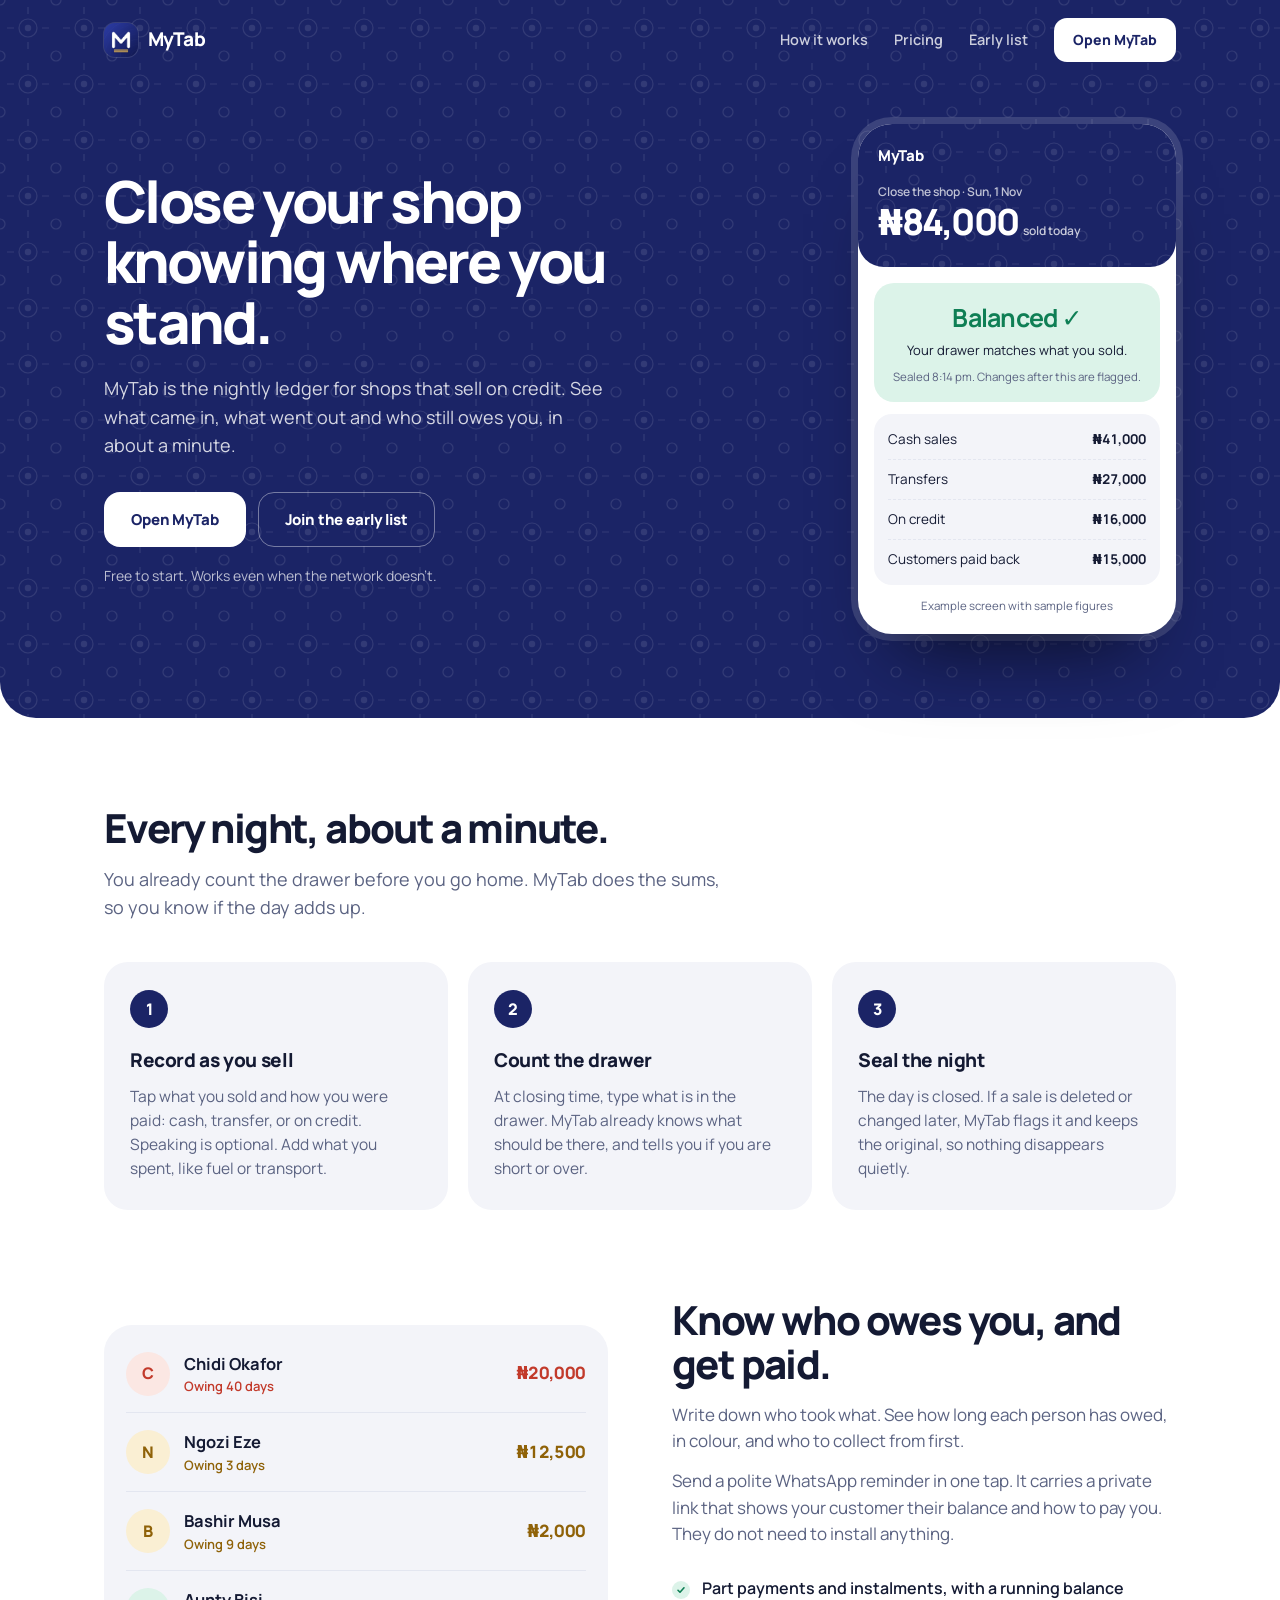
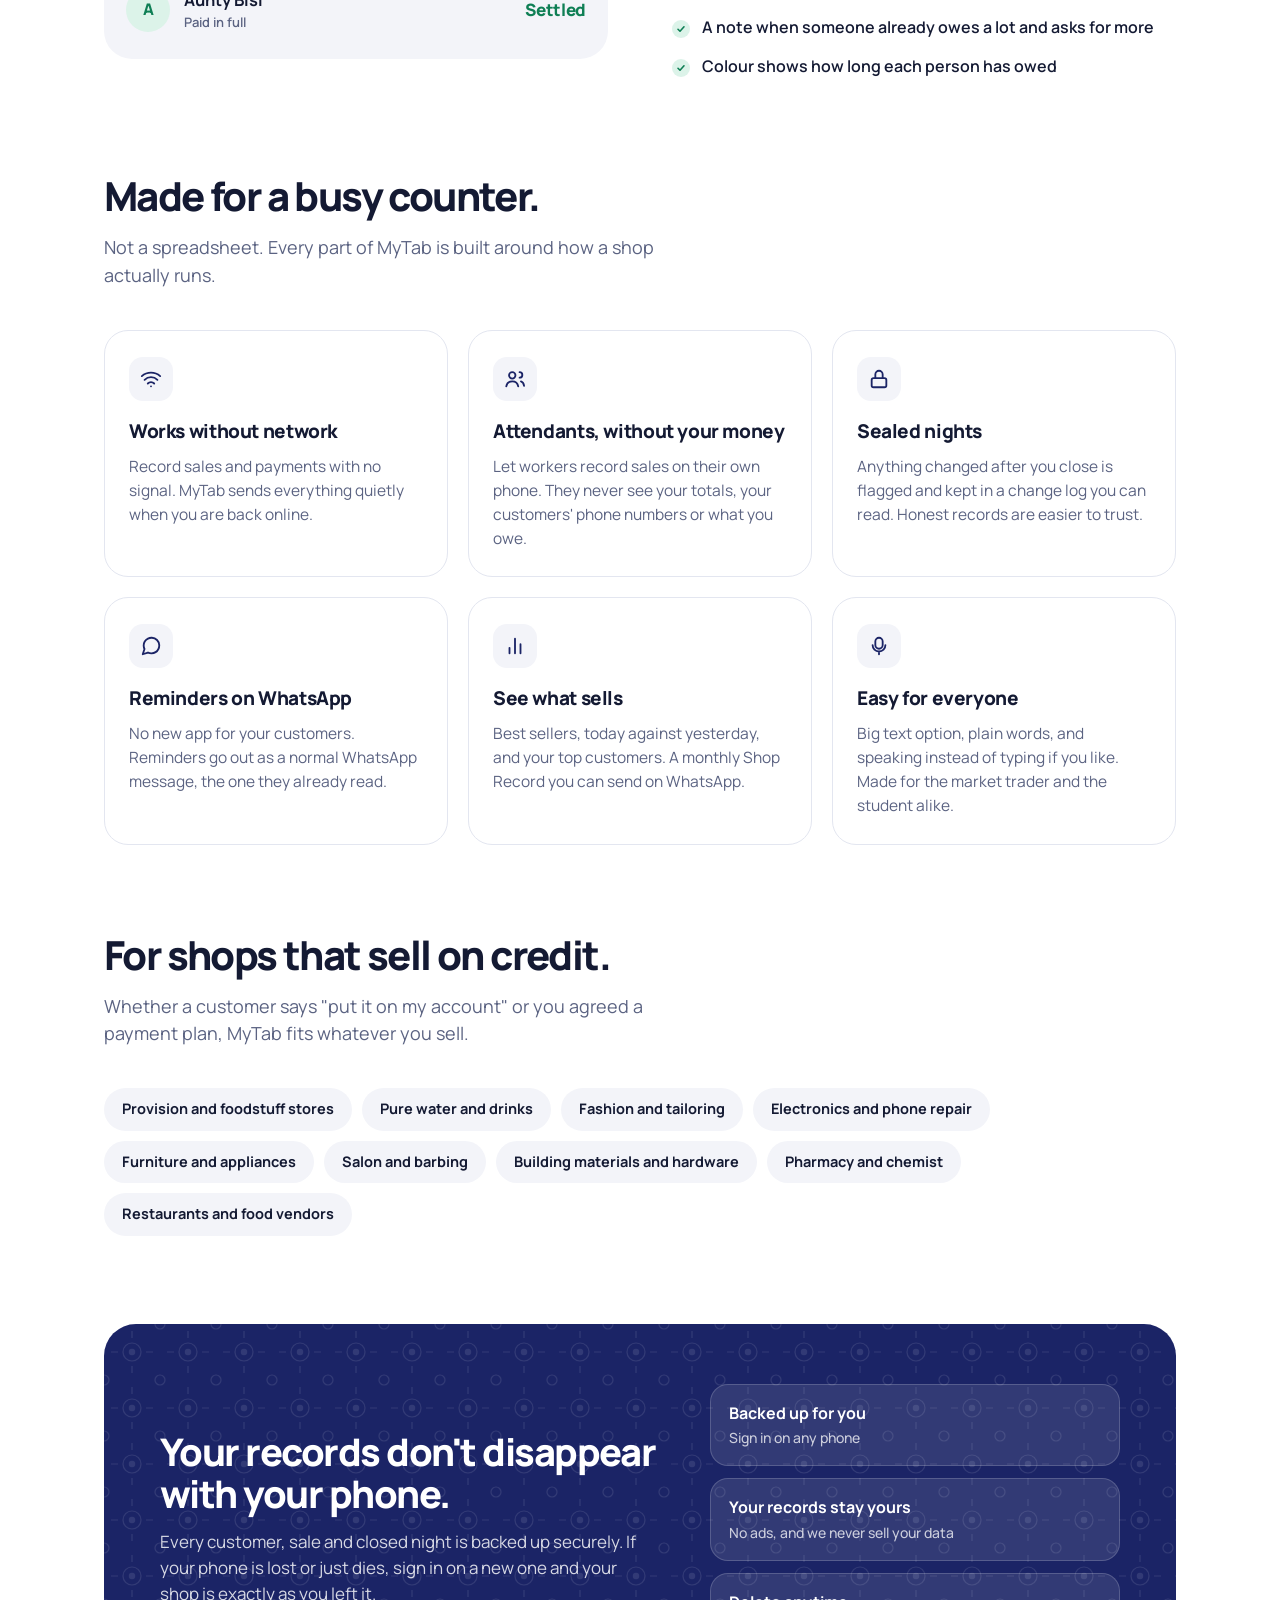
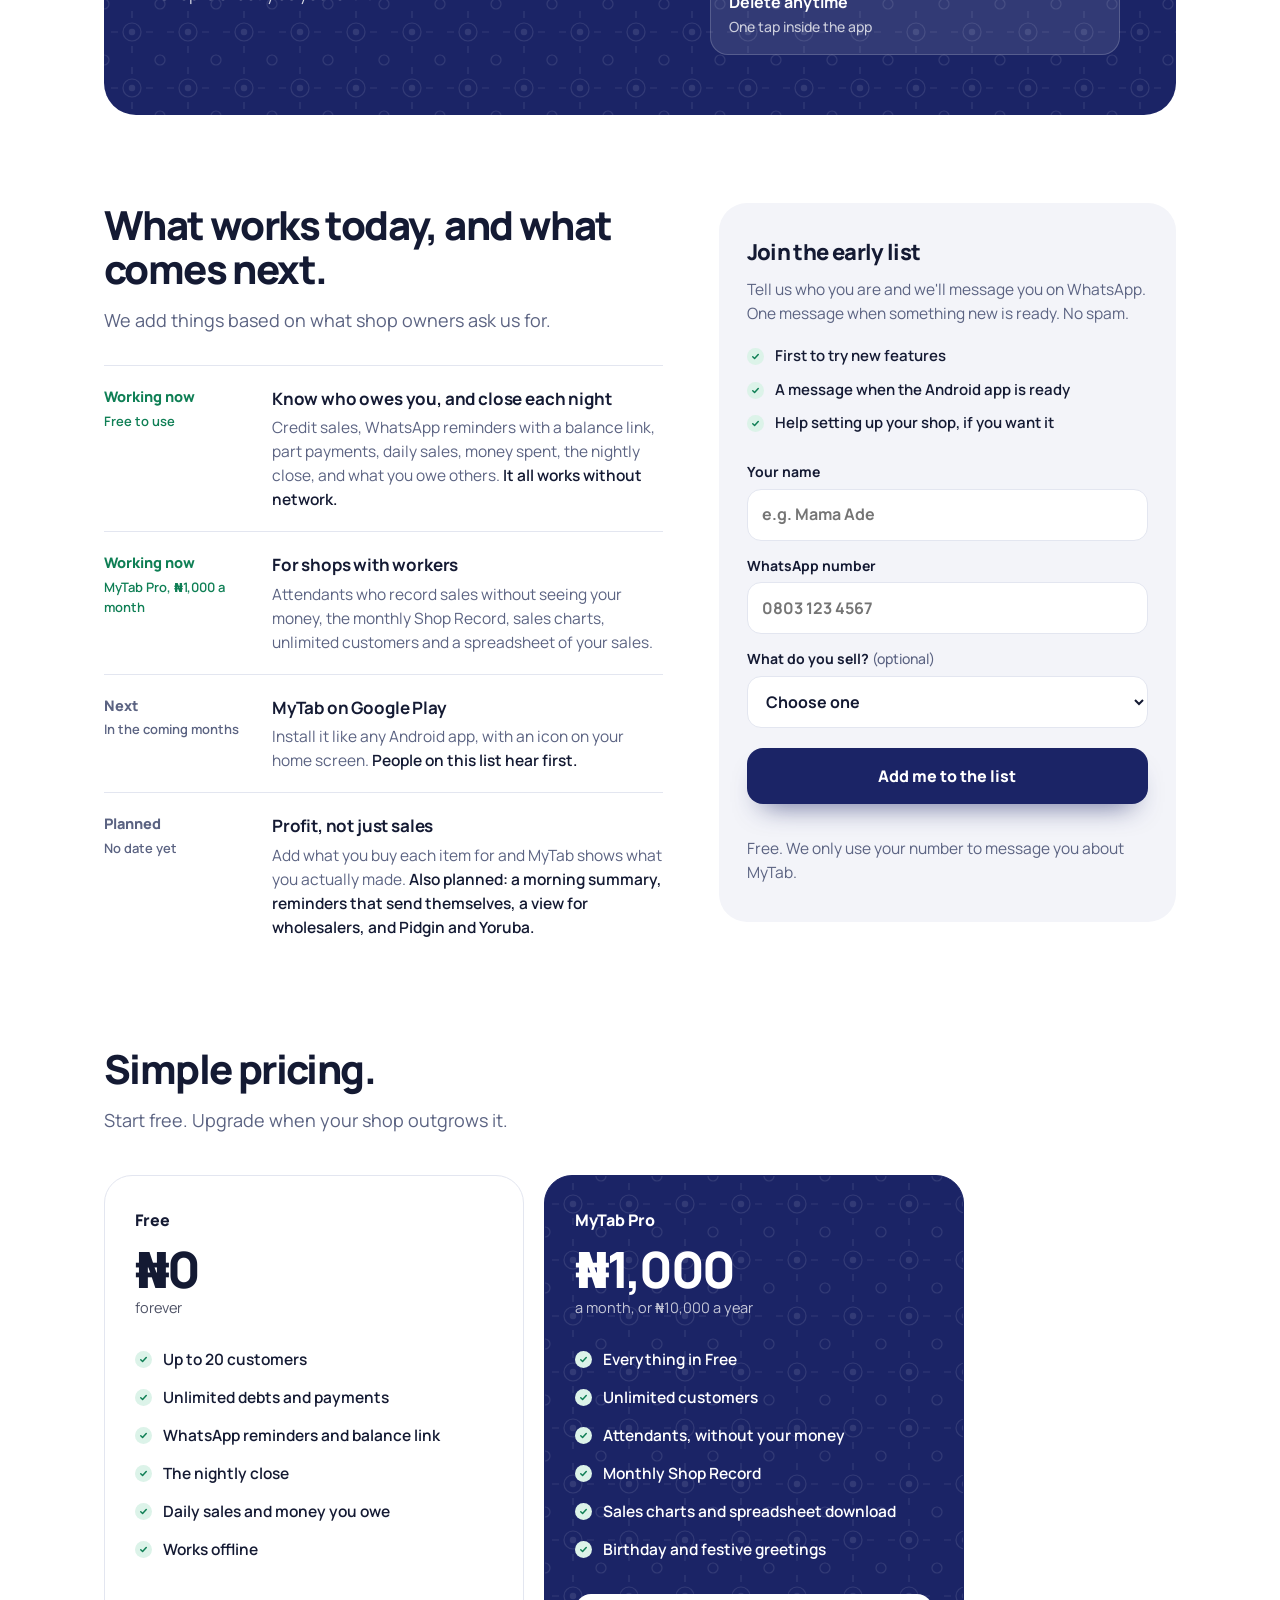
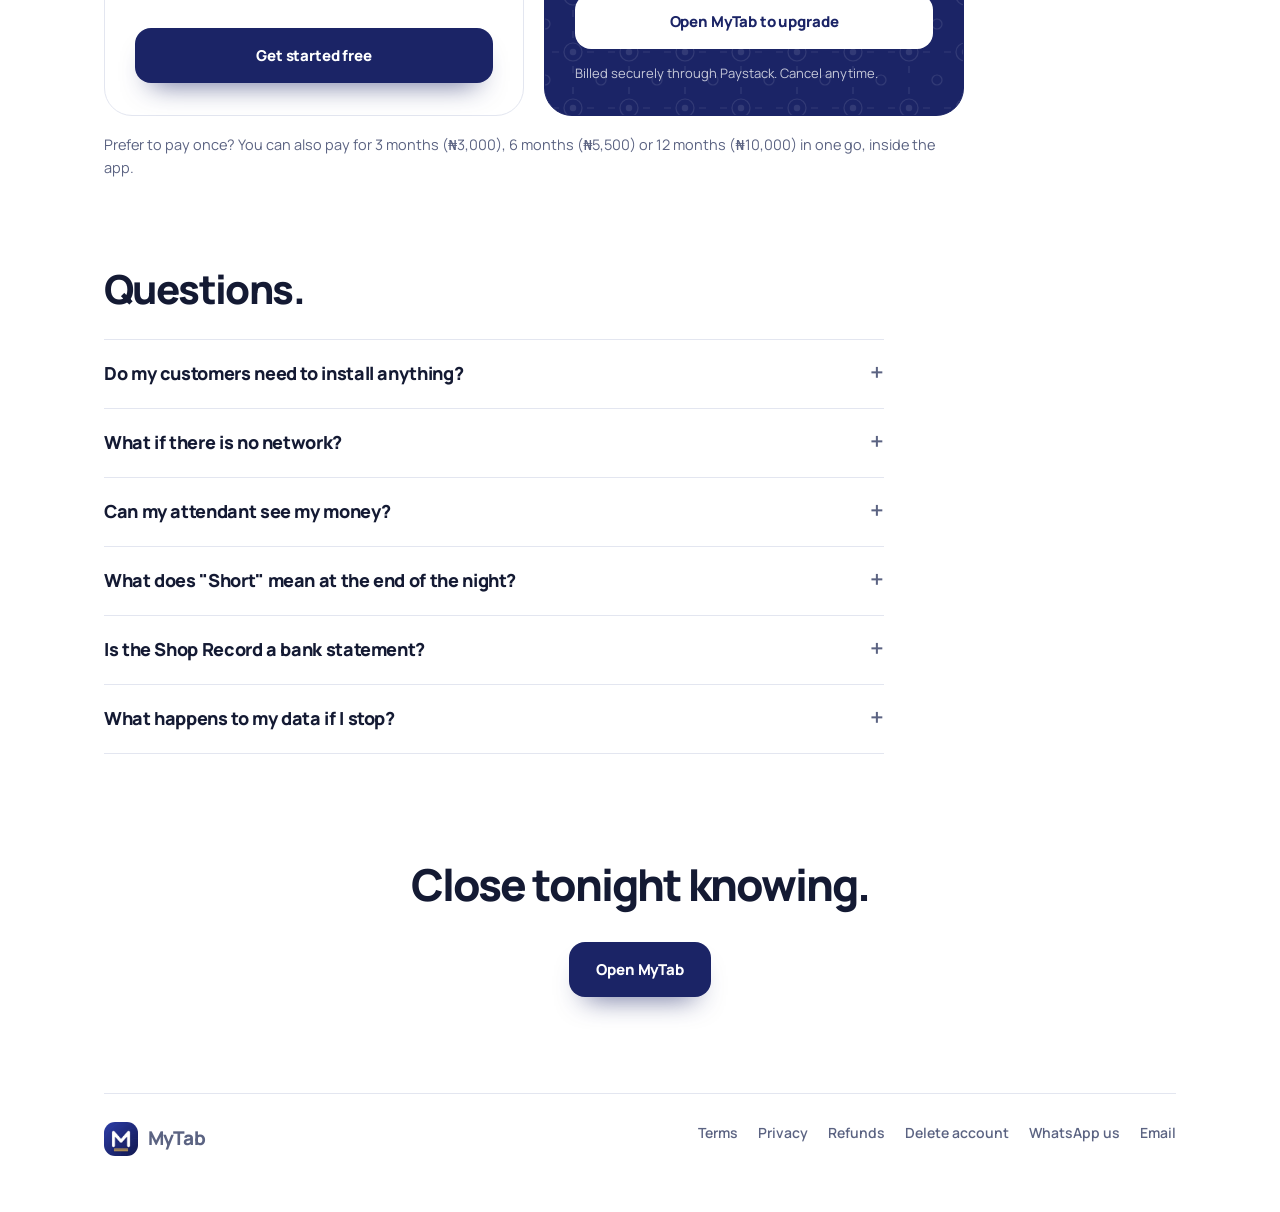
<file: index.html>
<!DOCTYPE html>
<html lang="en">
<head>
<meta charset="UTF-8" />
<meta name="viewport" content="width=device-width, initial-scale=1.0" />
<title>MyTab · Close your shop knowing where you stand</title>
<meta name="description" content="MyTab is the nightly ledger for shops that sell on credit. See what came in, what went out and who still owes, in about a minute. Works offline. Free to start." />
<link rel="icon" type="image/png" sizes="32x32" href="app/favicon-32.png" />
<link rel="icon" type="image/png" sizes="16x16" href="app/favicon-16.png" />
<link rel="apple-touch-icon" href="app/apple-touch-icon.png" />
<meta name="theme-color" content="#1B2466" />

<meta property="og:type" content="website" />
<meta property="og:site_name" content="MyTab" />
<meta property="og:title" content="MyTab · Close your shop knowing where you stand" />
<meta property="og:description" content="The nightly ledger for shops that sell on credit. Who owes you, what came in, what went out. Free to start." />
<meta property="og:image" content="https://mytab.com.ng/og-image.png" />
<meta property="og:url" content="https://mytab.com.ng/" />
<meta name="twitter:card" content="summary_large_image" />
<meta name="twitter:title" content="MyTab · Close your shop knowing where you stand" />
<meta name="twitter:description" content="The nightly ledger for shops that sell on credit. Free to start." />
<meta name="twitter:image" content="https://mytab.com.ng/og-image.png" />

<link rel="preconnect" href="https://fonts.googleapis.com" />
<link rel="preconnect" href="https://fonts.gstatic.com" crossorigin />
<link rel="stylesheet" href="https://fonts.googleapis.com/css2?family=Manrope:wght@500;600;700;800&display=swap" />
<link rel="stylesheet" href="site.css" />
<style>
  /* ---------- hero ---------- */
  .top { background-color:var(--indigo); background-image:var(--pattern); background-size:56px 56px; color:#fff; border-radius:0 0 36px 36px; }
  .top .brand { color:#fff; }
  .top .nav-links { color:rgba(255,255,255,.78); }
  .top .nav-links a:hover { color:#fff; }
  .hero { display:grid; grid-template-columns:1.05fr .95fr; gap:56px; align-items:center; padding:44px 0 84px; }
  .hero h1 { font-weight:800; font-size:58px; line-height:1.04; letter-spacing:-.045em; margin:0 0 22px; max-width:13ch; }
  .hero p { font-size:18px; line-height:1.6; color:rgba(255,255,255,.82); max-width:46ch; margin:0 0 32px; }
  .ctas { display:flex; gap:12px; flex-wrap:wrap; }
  .hero-note { margin-top:18px; font-size:14px; color:rgba(255,255,255,.7); }

  /* the phone: the real Close screen, with sample figures */
  .dev { width:100%; max-width:318px; margin:0 0 0 auto; background:#fff; color:var(--ink); border-radius:34px; overflow:hidden; box-shadow:0 50px 80px -40px rgba(0,0,0,.65), 0 0 0 7px rgba(255,255,255,.14); }
  .dev-top { background:var(--indigo); background-image:var(--pattern); background-size:56px 56px; color:#fff; padding:20px 20px 26px; border-radius:0 0 26px 26px; }
  .dev-brand { font-weight:800; font-size:15px; letter-spacing:-.02em; }
  .dev-label { font-size:12px; color:rgba(255,255,255,.72); margin-top:16px; font-weight:600; }
  .dev-amt { font-weight:800; font-size:36px; letter-spacing:-.04em; line-height:1.1; }
  .dev-amt small { font-size:12px; font-weight:600; opacity:.75; letter-spacing:0; margin-left:4px; }
  .dev-body { padding:16px 16px 20px; }
  .verdict { background:var(--green-bg); color:var(--green); border-radius:20px; padding:16px; text-align:center; }
  .verdict b { display:block; font-size:25px; letter-spacing:-.03em; }
  .verdict span { display:block; font-size:13px; color:var(--ink); margin-top:2px; }
  .verdict i { display:block; font-style:normal; font-size:11.5px; color:var(--ink-soft); margin-top:8px; }
  .dev-rows { margin-top:12px; background:var(--bg); border-radius:18px; padding:6px 14px; }
  .dev-row { display:flex; justify-content:space-between; font-size:13.5px; padding:9px 0; border-bottom:1px dashed var(--line); }
  .dev-row:last-child { border-bottom:0; }
  .dev-row b { font-variant-numeric:tabular-nums; }
  .dev-cap { margin-top:12px; font-size:11.5px; color:var(--ink-soft); text-align:center; }


  /* ---------- sections ---------- */
  section { padding:88px 0 0; }
  .eyebrowless h2, h2.big { font-weight:800; font-size:40px; line-height:1.1; letter-spacing:-.04em; margin:0 0 16px; max-width:20ch; }
  .lede { font-size:18px; color:var(--ink-soft); max-width:56ch; margin:0 0 40px; }
  h3 { font-weight:800; letter-spacing:-.02em; margin:0 0 8px; font-size:19px; }

  .steps { display:grid; grid-template-columns:repeat(3,1fr); gap:20px; counter-reset:s; }
  .step { background:var(--bg); border-radius:24px; padding:28px 26px 30px; }
  .step-n { width:38px; height:38px; border-radius:50%; background:var(--indigo); color:#fff; font-weight:800; display:grid; place-items:center; margin-bottom:18px; }
  .step p { margin:0; color:var(--ink-soft); font-size:15.5px; }

  .split { display:grid; grid-template-columns:1fr 1fr; gap:64px; align-items:center; }
  .ledger { background:var(--bg); border-radius:28px; padding:10px 22px; }
  .lrow { display:flex; align-items:center; gap:14px; padding:16px 0; border-bottom:1px solid var(--line); }
  .lrow:last-child { border-bottom:0; }
  .av { width:44px; height:44px; border-radius:50%; display:grid; place-items:center; font-weight:800; flex:none; }
  .lrow--r .av { background:var(--red-bg); color:var(--red); } .lrow--y .av { background:var(--yellow-bg); color:var(--yellow); } .lrow--g .av { background:var(--green-bg); color:var(--green); }
  .lname { flex:1; font-weight:700; font-size:16.5px; }
  .lname small { display:block; font-size:13px; font-weight:600; color:var(--ink-soft); }
  .lrow--r .lname small, .lrow--r .lamt { color:var(--red); } .lrow--y .lname small, .lrow--y .lamt { color:var(--yellow); } .lrow--g .lamt { color:var(--green); }
  .lamt { font-weight:800; font-size:17px; font-variant-numeric:tabular-nums; letter-spacing:-.02em; }
  .split p { color:var(--ink-soft); font-size:17px; margin:0 0 14px; }
  .ticks { list-style:none; padding:0; margin:22px 0 0; }
  .ticks li { position:relative; padding:7px 0 7px 30px; font-weight:600; }
  .ticks li::before { content:""; position:absolute; left:0; top:12px; width:18px; height:18px; border-radius:50%; background:var(--green-bg) url("data:image/svg+xml,%3Csvg xmlns='http://www.w3.org/2000/svg' viewBox='0 0 24 24' fill='none' stroke='%230F7F55' stroke-width='3.2' stroke-linecap='round' stroke-linejoin='round'%3E%3Cpath d='M6 12.5l4 4 8-9'/%3E%3C/svg%3E") center/12px no-repeat; }

  .features { display:grid; grid-template-columns:repeat(3,1fr); gap:20px; }
  .feature { border:1.5px solid var(--line); border-radius:24px; padding:26px 24px; }
  .feature p { margin:0; color:var(--ink-soft); font-size:15.5px; }
  .fi { width:44px; height:44px; border-radius:14px; background:var(--bg); color:var(--indigo); display:grid; place-items:center; margin-bottom:16px; }

  .tags { display:flex; flex-wrap:wrap; gap:10px; }
  .tag { background:var(--bg); border-radius:999px; padding:10px 18px; font-weight:700; font-size:14.5px; }

  .assure { background-color:var(--indigo); background-image:var(--pattern); background-size:56px 56px; color:#fff; border-radius:32px; padding:60px 56px; display:grid; grid-template-columns:1.1fr .9fr; gap:48px; align-items:center; }
  .assure h2 { font-weight:800; font-size:38px; line-height:1.1; letter-spacing:-.04em; margin:0 0 14px; }
  .assure p { color:rgba(255,255,255,.82); font-size:17px; margin:0; max-width:48ch; }
  .facts { display:grid; gap:12px; }
  .fact { background:rgba(255,255,255,.1); border:1px solid rgba(255,255,255,.18); border-radius:18px; padding:16px 18px; font-weight:700; }
  .fact span { display:block; font-weight:500; font-size:14px; color:rgba(255,255,255,.75); margin-top:2px; }

  /* roadmap + early list */
  .wl-grid { display:grid; grid-template-columns:1.1fr .9fr; gap:56px; align-items:start; }
  .road { list-style:none; margin:30px 0 0; padding:0; }
  .road li { display:grid; grid-template-columns:150px 1fr; gap:18px; padding:20px 0; border-top:1px solid var(--line); }
  .road-when { font-weight:800; font-size:14.5px; color:var(--ink-soft); }
  .road-when span { display:block; font-weight:600; font-size:13px; margin-top:2px; }
  .road--live .road-when { color:var(--green); }
  .road-what { color:var(--ink-soft); font-size:15.5px; }
  .road-what b { display:block; color:var(--ink); font-size:17px; letter-spacing:-.01em; margin-bottom:3px; }
  .road-what em { font-style:normal; color:var(--ink); font-weight:600; }
  .wl-form { background:var(--bg); border-radius:28px; padding:32px 28px; position:sticky; top:20px; }
  .wl-form h3 { font-size:22px; letter-spacing:-.03em; }
  .wl-form > p { color:var(--ink-soft); margin:0 0 6px; font-size:15.5px; }
  .wl-perks { list-style:none; padding:0; margin:14px 0 22px; }
  .wl-perks li { padding:5px 0 5px 28px; position:relative; font-weight:600; font-size:15px; }
  .wl-perks li::before { content:""; position:absolute; left:0; top:9px; width:17px; height:17px; border-radius:50%; background:var(--green-bg) url("data:image/svg+xml,%3Csvg xmlns='http://www.w3.org/2000/svg' viewBox='0 0 24 24' fill='none' stroke='%230F7F55' stroke-width='3.2' stroke-linecap='round' stroke-linejoin='round'%3E%3Cpath d='M6 12.5l4 4 8-9'/%3E%3C/svg%3E") center/11px no-repeat; }
  .wl-form label { display:block; font-size:14px; font-weight:700; margin-top:14px; }
  .wl-form input, .wl-form select { display:block; width:100%; margin-top:6px; min-height:52px; border:1.5px solid var(--line); border-radius:14px; padding:12px 14px; font:inherit; font-size:16px; background:#fff; color:var(--ink); }
  .wl-form input:focus, .wl-form select:focus { outline:none; border-color:var(--indigo); box-shadow:0 0 0 4px rgba(27,36,102,.12); }
  .wl-form button { margin-top:20px; width:100%; min-height:56px; border:0; border-radius:16px; background:var(--indigo); color:#fff; font:inherit; font-weight:800; font-size:16px; cursor:pointer; box-shadow:0 16px 28px -16px rgba(27,36,102,.75); }
  .wl-form button:disabled { opacity:.6; cursor:wait; }
  .wl-msg { margin-top:12px; font-size:14.5px; font-weight:600; min-height:20px; }
  .wl-msg--ok { color:var(--green); } .wl-msg--err { color:var(--red); }
  .wl-fine { font-size:13px; color:var(--ink-soft); margin:12px 0 0; }

  /* pricing */
  .pricing { display:grid; grid-template-columns:1fr 1fr; gap:20px; max-width:860px; }
  .price { border:1.5px solid var(--line); border-radius:28px; padding:32px 30px; display:flex; flex-direction:column; }
  .price--pro { background:var(--indigo); background-image:var(--pattern); background-size:56px 56px; color:#fff; border-color:var(--indigo); }
  .price-name { font-weight:800; font-size:16px; }
  .price-amt { font-weight:800; font-size:50px; letter-spacing:-.05em; line-height:1.1; margin-top:10px; }
  .price-per { font-size:14.5px; opacity:.75; margin-bottom:20px; }
  .price ul { list-style:none; padding:0; margin:0 0 26px; flex:1; }
  .price li { padding:7px 0 7px 28px; position:relative; font-weight:600; font-size:15.5px; }
  .price li::before { content:""; position:absolute; left:0; top:11px; width:17px; height:17px; border-radius:50%; background:var(--green-bg) url("data:image/svg+xml,%3Csvg xmlns='http://www.w3.org/2000/svg' viewBox='0 0 24 24' fill='none' stroke='%230F7F55' stroke-width='3.2' stroke-linecap='round' stroke-linejoin='round'%3E%3Cpath d='M6 12.5l4 4 8-9'/%3E%3C/svg%3E") center/11px no-repeat; }
  .price-note { font-size:13px; margin-top:14px; opacity:.75; }
  .price-sub { color:var(--ink-soft); font-size:14.5px; margin:18px 0 0; max-width:860px; }

  /* questions */
  .faq { max-width:780px; }
  details { border-top:1px solid var(--line); padding:20px 0; }
  details:last-child { border-bottom:1px solid var(--line); }
  summary { cursor:pointer; font-weight:800; font-size:18px; letter-spacing:-.02em; list-style:none; display:flex; justify-content:space-between; gap:16px; }
  summary::-webkit-details-marker { display:none; }
  summary::after { content:"+"; font-size:24px; line-height:1; color:var(--ink-soft); font-weight:600; }
  details[open] summary::after { content:"\2212"; }
  details p { margin:12px 0 0; color:var(--ink-soft); font-size:16.5px; max-width:62ch; }

  .final { text-align:center; padding:96px 0 24px; }
  .final h2 { font-weight:800; font-size:44px; letter-spacing:-.045em; margin:0 0 24px; }
  footer { margin-top:72px; border-top:1px solid var(--line); padding:28px 0 56px; display:flex; justify-content:space-between; gap:20px; flex-wrap:wrap; font-size:14px; color:var(--ink-soft); }
  footer nav { display:flex; gap:20px; flex-wrap:wrap; }
  footer a { text-decoration:none; font-weight:600; }

  @media (max-width:900px) {
    .hero { grid-template-columns:1fr; gap:44px; padding:28px 0 56px; }
    .hero h1 { font-size:42px; }
    .dev { margin:0 auto; }
    .steps, .features { grid-template-columns:1fr; }
    .split, .wl-grid, .assure, .pricing { grid-template-columns:1fr; gap:36px; }
    .assure { padding:40px 26px; border-radius:26px; }
    .assure h2, .eyebrowless h2, h2.big { font-size:32px; }
    .wl-form { position:static; }
    .road li { grid-template-columns:1fr; gap:6px; }
    section { padding-top:64px; }
    .final h2 { font-size:34px; }
  }
</style>
</head>
<body>

<div class="top">
  <div class="wrap">
    <header class="nav">
      <a class="brand" href="./"><span class="tile">M</span>MyTab</a>
      <nav class="nav-links" aria-label="Main">
        <a href="#how">How it works</a>
        <a href="#pricing">Pricing</a>
        <a href="#early">Early list</a>
        <a class="btn btn--white btn--small" href="app/">Open MyTab</a>
      </nav>
    </header>

    <div class="hero">
      <div>
        <h1>Close your shop knowing where you stand.</h1>
        <p>MyTab is the nightly ledger for shops that sell on credit. See what came in, what went out and who still owes you, in about a minute.</p>
        <div class="ctas">
          <a class="btn btn--white" href="app/">Open MyTab</a>
          <a class="btn btn--line" href="#early">Join the early list</a>
        </div>
        <div class="hero-note">Free to start. Works even when the network doesn't.</div>
      </div>

      <div class="dev" role="img" aria-label="Example MyTab closing screen: sales of 84,000 naira, balanced, sealed for the night">
        <div class="dev-top">
          <div class="dev-brand">MyTab</div>
          <div class="dev-label">Close the shop · Sun, 1 Nov</div>
          <div class="dev-amt">₦84,000<small>sold today</small></div>
        </div>
        <div class="dev-body">
          <div class="verdict"><b>Balanced ✓</b><span>Your drawer matches what you sold.</span><i>Sealed 8:14 pm. Changes after this are flagged.</i></div>
          <div class="dev-rows">
            <div class="dev-row"><span>Cash sales</span><b>₦41,000</b></div>
            <div class="dev-row"><span>Transfers</span><b>₦27,000</b></div>
            <div class="dev-row"><span>On credit</span><b>₦16,000</b></div>
            <div class="dev-row"><span>Customers paid back</span><b>₦15,000</b></div>
          </div>
          <div class="dev-cap">Example screen with sample figures</div>
        </div>
      </div>
    </div>
  </div>
</div>

<main class="wrap">

  <section id="how">
    <div class="eyebrowless"><h2>Every night, about a minute.</h2></div>
    <p class="lede">You already count the drawer before you go home. MyTab does the sums, so you know if the day adds up.</p>
    <div class="steps">
      <div class="step"><div class="step-n">1</div><h3>Record as you sell</h3><p>Tap what you sold and how you were paid: cash, transfer, or on credit. Speaking is optional. Add what you spent, like fuel or transport.</p></div>
      <div class="step"><div class="step-n">2</div><h3>Count the drawer</h3><p>At closing time, type what is in the drawer. MyTab already knows what should be there, and tells you if you are short or over.</p></div>
      <div class="step"><div class="step-n">3</div><h3>Seal the night</h3><p>The day is closed. If a sale is deleted or changed later, MyTab flags it and keeps the original, so nothing disappears quietly.</p></div>
    </div>
  </section>

  <section id="credit">
    <div class="split">
      <div class="ledger" aria-hidden="true">
        <div class="lrow lrow--r"><span class="av">C</span><span class="lname">Chidi Okafor<small>Owing 40 days</small></span><span class="lamt">₦20,000</span></div>
        <div class="lrow lrow--y"><span class="av">N</span><span class="lname">Ngozi Eze<small>Owing 3 days</small></span><span class="lamt">₦12,500</span></div>
        <div class="lrow lrow--y"><span class="av">B</span><span class="lname">Bashir Musa<small>Owing 9 days</small></span><span class="lamt">₦2,000</span></div>
        <div class="lrow lrow--g"><span class="av">A</span><span class="lname">Aunty Bisi<small>Paid in full</small></span><span class="lamt">Settled</span></div>
      </div>
      <div>
        <h2 class="big">Know who owes you, and get paid.</h2>
        <p>Write down who took what. See how long each person has owed, in colour, and who to collect from first.</p>
        <p>Send a polite WhatsApp reminder in one tap. It carries a private link that shows your customer their balance and how to pay you. They do not need to install anything.</p>
        <ul class="ticks">
          <li>Part payments and instalments, with a running balance</li>
          <li>A note when someone already owes a lot and asks for more</li>
          <li>Colour shows how long each person has owed</li>
        </ul>
      </div>
    </div>
  </section>

  <section id="features">
    <div class="eyebrowless"><h2>Made for a busy counter.</h2></div>
    <p class="lede">Not a spreadsheet. Every part of MyTab is built around how a shop actually runs.</p>
    <div class="features">
      <div class="feature"><div class="fi"><svg width="22" height="22" viewBox="0 0 24 24" fill="none" stroke="currentColor" stroke-width="2" stroke-linecap="round" stroke-linejoin="round"><path d="M2 8.82a15 15 0 0 1 20 0M5 12.86a10 10 0 0 1 14 0M8.5 16.9a5 5 0 0 1 7 0"/><circle cx="12" cy="20" r="1" fill="currentColor" stroke="none"/></svg></div><h3>Works without network</h3><p>Record sales and payments with no signal. MyTab sends everything quietly when you are back online.</p></div>
      <div class="feature"><div class="fi"><svg width="22" height="22" viewBox="0 0 24 24" fill="none" stroke="currentColor" stroke-width="2" stroke-linecap="round" stroke-linejoin="round"><circle cx="9" cy="8" r="3.5"/><path d="M2.5 20c.6-3.6 3.2-5.5 6.5-5.5s5.9 1.9 6.5 5.5"/><path d="M17 10.5a3 3 0 1 0 0-6M18.5 14.7c1.8.5 3 2 3.4 4.8"/></svg></div><h3>Attendants, without your money</h3><p>Let workers record sales on their own phone. They never see your totals, your customers' phone numbers or what you owe.</p></div>
      <div class="feature"><div class="fi"><svg width="22" height="22" viewBox="0 0 24 24" fill="none" stroke="currentColor" stroke-width="2" stroke-linecap="round" stroke-linejoin="round"><rect x="4" y="11" width="16" height="10" rx="2"/><path d="M8 11V7a4 4 0 0 1 8 0v4"/></svg></div><h3>Sealed nights</h3><p>Anything changed after you close is flagged and kept in a change log you can read. Honest records are easier to trust.</p></div>
      <div class="feature"><div class="fi"><svg width="22" height="22" viewBox="0 0 24 24" fill="none" stroke="currentColor" stroke-width="2" stroke-linecap="round" stroke-linejoin="round"><path d="M21 11.5a8.38 8.38 0 0 1-.9 3.8 8.5 8.5 0 0 1-7.6 4.7 8.38 8.38 0 0 1-3.8-.9L3 21l1.9-5.7a8.38 8.38 0 0 1-.9-3.8 8.5 8.5 0 0 1 4.7-7.6 8.38 8.38 0 0 1 3.8-.9h.5a8.48 8.48 0 0 1 8 8v.5z"/></svg></div><h3>Reminders on WhatsApp</h3><p>No new app for your customers. Reminders go out as a normal WhatsApp message, the one they already read.</p></div>
      <div class="feature"><div class="fi"><svg width="22" height="22" viewBox="0 0 24 24" fill="none" stroke="currentColor" stroke-width="2" stroke-linecap="round" stroke-linejoin="round"><path d="M18 20V10M12 20V4M6 20v-6"/></svg></div><h3>See what sells</h3><p>Best sellers, today against yesterday, and your top customers. A monthly Shop Record you can send on WhatsApp.</p></div>
      <div class="feature"><div class="fi"><svg width="22" height="22" viewBox="0 0 24 24" fill="none" stroke="currentColor" stroke-width="2" stroke-linecap="round" stroke-linejoin="round"><path d="M12 3a4 4 0 0 0-4 4v4a4 4 0 0 0 8 0V7a4 4 0 0 0-4-4zM5 11a7 7 0 0 0 14 0M12 18v3"/></svg></div><h3>Easy for everyone</h3><p>Big text option, plain words, and speaking instead of typing if you like. Made for the market trader and the student alike.</p></div>
    </div>
  </section>

  <section id="audience">
    <div class="eyebrowless"><h2>For shops that sell on credit.</h2></div>
    <p class="lede">Whether a customer says "put it on my account" or you agreed a payment plan, MyTab fits whatever you sell.</p>
    <div class="tags">
      <span class="tag">Provision and foodstuff stores</span><span class="tag">Pure water and drinks</span><span class="tag">Fashion and tailoring</span><span class="tag">Electronics and phone repair</span><span class="tag">Furniture and appliances</span><span class="tag">Salon and barbing</span><span class="tag">Building materials and hardware</span><span class="tag">Pharmacy and chemist</span><span class="tag">Restaurants and food vendors</span>
    </div>
  </section>

  <section id="trust">
    <div class="assure">
      <div>
        <h2>Your records don't disappear with your phone.</h2>
        <p>Every customer, sale and closed night is backed up securely. If your phone is lost or just dies, sign in on a new one and your shop is exactly as you left it.</p>
      </div>
      <div class="facts">
        <div class="fact">Backed up for you<span>Sign in on any phone</span></div>
        <div class="fact">Your records stay yours<span>No ads, and we never sell your data</span></div>
        <div class="fact">Delete anytime<span>One tap inside the app</span></div>
      </div>
    </div>
  </section>

  <section id="early">
    <div class="wl-grid">
      <div>
        <div class="eyebrowless"><h2>What works today, and what comes next.</h2></div>
        <p class="lede" style="margin-bottom:0;">We add things based on what shop owners ask us for.</p>
        <ol class="road">
          <li class="road--live">
            <div class="road-when">Working now<span>Free to use</span></div>
            <div class="road-what"><b>Know who owes you, and close each night</b>Credit sales, WhatsApp reminders with a balance link, part payments, daily sales, money spent, the nightly close, and what you owe others. <em>It all works without network.</em></div>
          </li>
          <li class="road--live">
            <div class="road-when">Working now<span>MyTab Pro, ₦1,000 a month</span></div>
            <div class="road-what"><b>For shops with workers</b>Attendants who record sales without seeing your money, the monthly Shop Record, sales charts, unlimited customers and a spreadsheet of your sales.</div>
          </li>
          <li>
            <div class="road-when">Next<span>In the coming months</span></div>
            <div class="road-what"><b>MyTab on Google Play</b>Install it like any Android app, with an icon on your home screen. <em>People on this list hear first.</em></div>
          </li>
          <li>
            <div class="road-when">Planned<span>No date yet</span></div>
            <div class="road-what"><b>Profit, not just sales</b>Add what you buy each item for and MyTab shows what you actually made. <em>Also planned: a morning summary, reminders that send themselves, a view for wholesalers, and Pidgin and Yoruba.</em></div>
          </li>
        </ol>
      </div>
      <div class="wl-form">
        <h3>Join the early list</h3>
        <p>Tell us who you are and we'll message you on WhatsApp. One message when something new is ready. No spam.</p>
        <ul class="wl-perks">
          <li>First to try new features</li>
          <li>A message when the Android app is ready</li>
          <li>Help setting up your shop, if you want it</li>
        </ul>
        <form id="wlForm" novalidate>
          <label>Your name<input id="wlName" type="text" placeholder="e.g. Mama Ade" autocomplete="name" maxlength="80" /></label>
          <label>WhatsApp number<input id="wlPhone" type="tel" inputmode="numeric" placeholder="0803 123 4567" autocomplete="tel" maxlength="20" /></label>
          <label>What do you sell? <span style="font-weight:500;color:var(--ink-soft)">(optional)</span>
            <select id="wlType">
              <option value="">Choose one</option>
              <option>Provisions / supermarket</option><option>Pure water / drinks / ice block</option><option>Food / restaurant</option><option>Fashion / tailoring</option><option>Pharmacy / chemist</option><option>Building materials / hardware</option><option>Phones / electronics</option><option>Other</option>
            </select>
          </label>
          <button type="submit" id="wlBtn">Add me to the list</button>
          <div class="wl-msg" id="wlMsg" role="status"></div>
        </form>
        <p class="wl-fine">Free. We only use your number to message you about MyTab.</p>
      </div>
    </div>
  </section>

  <section id="pricing">
    <div class="eyebrowless"><h2>Simple pricing.</h2></div>
    <p class="lede">Start free. Upgrade when your shop outgrows it.</p>
    <div class="pricing">
      <div class="price">
        <div class="price-name">Free</div>
        <div class="price-amt">₦0</div>
        <div class="price-per">forever</div>
        <ul>
          <li>Up to 20 customers</li>
          <li>Unlimited debts and payments</li>
          <li>WhatsApp reminders and balance link</li>
          <li>The nightly close</li>
          <li>Daily sales and money you owe</li>
          <li>Works offline</li>
        </ul>
        <a class="btn btn--indigo" href="app/">Get started free</a>
      </div>
      <div class="price price--pro">
        <div class="price-name">MyTab Pro</div>
        <div class="price-amt">₦1,000</div>
        <div class="price-per">a month, or ₦10,000 a year</div>
        <ul>
          <li>Everything in Free</li>
          <li>Unlimited customers</li>
          <li>Attendants, without your money</li>
          <li>Monthly Shop Record</li>
          <li>Sales charts and spreadsheet download</li>
          <li>Birthday and festive greetings</li>
        </ul>
        <a class="btn btn--white" href="app/">Open MyTab to upgrade</a>
        <div class="price-note">Billed securely through Paystack. Cancel anytime.</div>
      </div>
    </div>
    <p class="price-sub">Prefer to pay once? You can also pay for 3 months (₦3,000), 6 months (₦5,500) or 12 months (₦10,000) in one go, inside the app.</p>
  </section>

  <section id="faq">
    <div class="eyebrowless"><h2>Questions.</h2></div>
    <div class="faq" style="margin-top:28px;">
      <details><summary>Do my customers need to install anything?</summary><p>No. They get a normal WhatsApp message with a link that opens a simple page showing their balance. Nothing to download.</p></details>
      <details><summary>What if there is no network?</summary><p>MyTab keeps working. Sales, payments, spending and your nightly close are saved on your phone and sent when you are back online.</p></details>
      <details><summary>Can my attendant see my money?</summary><p>No. An attendant signs in with a short code and can only record sales and see their own. They cannot see your totals, who owes you, customer phone numbers, or anything you owe.</p></details>
      <details><summary>What does "Short" mean at the end of the night?</summary><p>It means the drawer has less cash than your records say it should. It is not an accusation. Wrong change, a sale not written down, or a supplier paid in cash can all cause it. MyTab shows the gap and helps you look.</p></details>
      <details><summary>Is the Shop Record a bank statement?</summary><p>No. It is your own record of sales, spending and closed nights, kept night by night. It can help when you talk to a supplier or a lender, but they decide what they accept.</p></details>
      <details><summary>What happens to my data if I stop?</summary><p>You can delete your account yourself, inside the app, at any time. Everything is removed.</p></details>
    </div>
  </section>

  <div class="final">
    <h2>Close tonight knowing.</h2>
    <a class="btn btn--indigo" href="app/">Open MyTab</a>
  </div>

  <footer>
    <a class="brand" href="./"><span class="tile">M</span>MyTab</a>
    <nav aria-label="Footer">
      <a href="terms.html">Terms</a>
      <a href="privacy.html">Privacy</a>
      <a href="terms.html#refunds">Refunds</a>
      <a href="delete-account.html">Delete account</a>
      <a href="https://wa.me/2347068655350">WhatsApp us</a>
      <a href="mailto:lawaloyindamolashinaayomi@gmail.com">Email</a>
    </nav>
  </footer>
</main>

<script>
(function () {
  var f = document.getElementById("wlForm"); if (!f) return;
  var msg = document.getElementById("wlMsg"), btn = document.getElementById("wlBtn");
  function say(t, ok) { msg.textContent = t; msg.className = "wl-msg " + (ok ? "wl-msg--ok" : "wl-msg--err"); }
  f.addEventListener("submit", function (e) {
    e.preventDefault();
    var name = document.getElementById("wlName").value.trim(), phone = document.getElementById("wlPhone").value.replace(/[\s-]/g, "");
    if (!name) return say("Please enter your name.", false);
    if (!/^(\+?234|0)\d{10}$/.test(phone)) return say("Enter a Nigerian phone number, like 0803 123 4567.", false);
    btn.disabled = true; say("Adding you…", true);
    fetch("https://mytab-backend-ch5s.onrender.com/public/waitlist", { method: "POST", headers: { "Content-Type": "application/json" }, body: JSON.stringify({ name: name, phone: phone, shopType: document.getElementById("wlType").value }) })
      .then(function (r) { return r.json().then(function (b) { return { ok: r.ok, b: b }; }); })
      .then(function (x) { btn.disabled = false; if (x.ok) { f.reset(); say("You're on the list ✓ We'll message you on WhatsApp.", true); } else say((x.b && x.b.error) || "Something went wrong, try again.", false); })
      .catch(function () { btn.disabled = false; say("Couldn't reach the server. Check your network and try again.", false); });
  });
})();
</script>
</body>
</html>
</file>
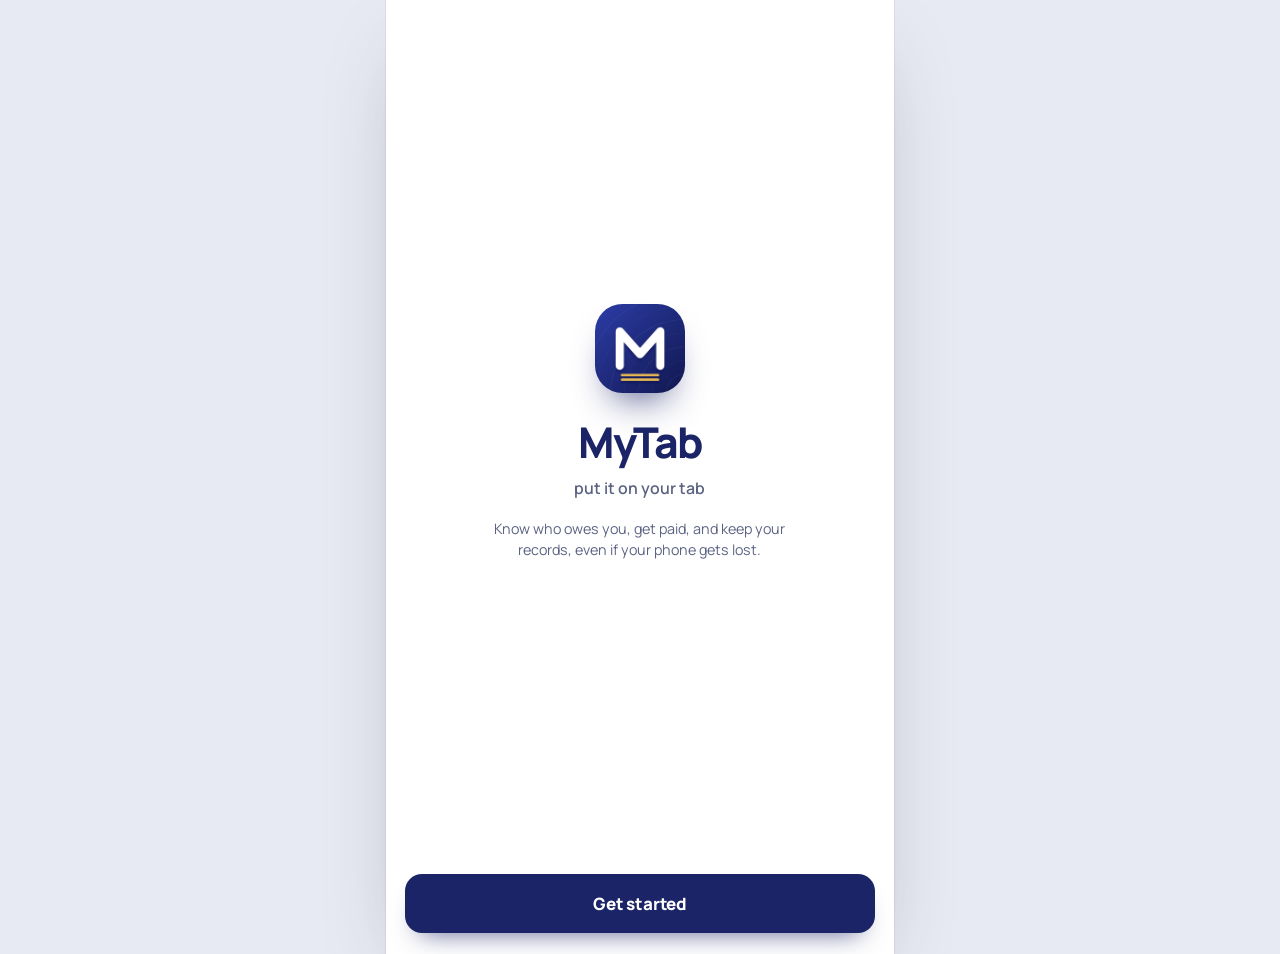
<file: app/index.html>
<!DOCTYPE html>
<html lang="en">
<head>
<meta charset="UTF-8" />
<meta name="viewport" content="width=device-width, initial-scale=1, viewport-fit=cover" />
<title>MyTab · Put it on your tab</title>
<meta name="description" content="Track who owes you, offline-friendly, built for a busy market." />
<link rel="manifest" href="manifest.json" />
<link rel="icon" type="image/png" sizes="32x32" href="favicon-32.png" />
<link rel="icon" type="image/png" sizes="16x16" href="favicon-16.png" />
<link rel="apple-touch-icon" href="apple-touch-icon.png" />
<meta name="theme-color" content="#1B2466" />
<meta name="apple-mobile-web-app-capable" content="yes" />
<meta name="apple-mobile-web-app-status-bar-style" content="black-translucent" />
<meta name="apple-mobile-web-app-title" content="MyTab" />
<meta name="mobile-web-app-capable" content="yes" />
<style>
  @import url('https://fonts.googleapis.com/css2?family=Manrope:wght@500;600;700;800&display=swap');
  :root {
    --bg:#F6F1E4; --surface:#FFFDF8; --ink:#23301F; --ink-soft:#6A7361; --line:#E4DCC6;
    --primary:#2F6B4F; --primary-dark:#1F4B37; --accent:#C6861D;
    --red:#B3402D; --red-bg:#F5DFD9; --yellow:#B4790F; --yellow-bg:#F7EAC9; --green:#3F7D4D; --green-bg:#E1EEE3;
  }
  * { box-sizing:border-box; }
  html, body { margin:0; padding:0; }
  body { min-height:100vh; background:linear-gradient(180deg,#EFE8D6 0%,var(--bg) 220px); display:flex; justify-content:center; padding:24px 12px; font-family:'Manrope',system-ui,sans-serif; color:var(--ink); }
  #phone { width:100%; max-width:420px; min-height:740px; background:var(--surface); border-radius:22px; box-shadow:0 1px 0 rgba(35,48,31,0.06),0 20px 40px -24px rgba(35,48,31,0.35); overflow:hidden; position:relative; display:flex; flex-direction:column; border:1px solid var(--line); }
  .screen { display:flex; flex-direction:column; flex:1; min-height:740px; }

  .hero { background:var(--primary); color:#F3EFE1; padding:24px 20px 18px; }
  .brand-name { font-family:'Manrope',system-ui,sans-serif; font-weight:700; font-size:17px; opacity:0.9; }
  .hero-label { font-size:12.5px; color:rgba(243,239,225,0.75); margin-top:10px; }
  .hero-amount { font-family:'Manrope',system-ui,sans-serif; font-weight:700; font-size:36px; }

  .tabs { display:flex; gap:6px; margin:14px 18px 0; background:var(--bg); border-radius:10px; padding:4px; }
  .tab { flex:1; border:none; background:transparent; padding:9px; border-radius:8px; font-weight:700; font-size:13px; color:var(--ink-soft); cursor:pointer; font-family:inherit; }
  .tab--active { background:var(--surface); color:var(--primary); box-shadow:0 1px 3px rgba(0,0,0,0.08); }

  .searchbar { margin:12px 18px 0; display:flex; align-items:center; gap:8px; background:var(--bg); border:1px solid var(--line); border-radius:10px; padding:10px 12px; }
  .searchbar input { border:none; outline:none; background:transparent; font-size:14.5px; width:100%; font-family:inherit; color:var(--ink); }

  .list { flex:1; overflow-y:auto; padding:12px 16px 90px; display:flex; flex-direction:column; gap:9px; }
  .glance-note { font-size:11.5px; color:var(--ink-soft); margin-bottom:2px; font-weight:600; }

  .grow { display:flex; align-items:center; gap:12px; border:none; border-radius:14px; padding:18px 16px; cursor:pointer; font-family:inherit; text-align:left; width:100%; }
  .grow-name { flex:1; font-size:17px; font-weight:700; }
  .grow-amount { font-family:'Manrope',system-ui,sans-serif; font-weight:700; font-size:17px; }
  .grow-dot { width:12px; height:12px; border-radius:50%; flex-shrink:0; }
  .grow--red { background:var(--red-bg); color:var(--red); }
  .grow--red .grow-dot { background:var(--red); }
  .grow--yellow { background:var(--yellow-bg); color:var(--yellow); }
  .grow--yellow .grow-dot { background:var(--yellow); }
  .grow--green { background:var(--green-bg); color:var(--green); }
  .grow--green .grow-dot { background:var(--green); }
  .grow--green .grow-amount { font-size:13px; font-family:'Inter'; font-weight:600; }

  .empty { padding:40px 10px; text-align:center; }
  .empty-title { font-weight:700; margin-bottom:4px; font-size:15px; }
  .empty-sub { font-size:13px; color:var(--ink-soft); }

  .fab { position:absolute; right:20px; bottom:22px; width:58px; height:58px; border-radius:50%; background:var(--accent); color:#2A1D06; border:none; display:flex; align-items:center; justify-content:center; box-shadow:0 10px 20px -8px rgba(198,134,29,0.6); cursor:pointer; }

  .topbar { display:flex; align-items:center; justify-content:space-between; padding:18px 14px; border-bottom:1px solid var(--line); }
  .topbar-title { font-weight:700; font-size:16px; flex:1; text-align:center; }
  .iconbtn { width:38px; height:38px; border-radius:10px; border:1px solid var(--line); background:var(--surface); display:flex; align-items:center; justify-content:center; cursor:pointer; color:var(--ink); }
  .iconbtn--danger { color:var(--red); }

  .balance-card { margin:16px 18px; background:var(--bg); border:1px solid var(--line); border-radius:14px; padding:18px; text-align:center; }
  .balance-label { font-size:12.5px; color:var(--ink-soft); margin-bottom:4px; }
  .balance-amount { font-family:'Manrope',system-ui,sans-serif; font-weight:700; font-size:30px; color:var(--red); }
  .balance-amount--clear { color:var(--green); }
  .wa-btn { margin-top:12px; display:inline-flex; align-items:center; gap:6px; font-size:13px; font-weight:700; color:var(--primary-dark); background:var(--green-bg); border-radius:8px; padding:9px 13px; text-decoration:none; }

  .entries { flex:1; overflow-y:auto; padding:0 14px; }
  .entry { border-bottom:1px solid var(--line); }
  .entry-row { display:flex; align-items:center; justify-content:space-between; padding:15px 4px; cursor:pointer; gap:8px; }
  .entry-item { font-size:15.5px; font-weight:700; }
  .entry-date { font-size:12px; color:var(--ink-soft); margin-top:2px; }
  .entry-right { text-align:right; }
  .entry-amount { font-family:'Manrope',system-ui,sans-serif; font-weight:700; font-size:16px; }
  .entry-amount--paid { color:var(--ink-soft); text-decoration:line-through; }
  .tag { margin-top:4px; font-size:11px; display:inline-flex; align-items:center; gap:3px; padding:2px 8px; border-radius:20px; font-weight:700; }
  .tag--paid { background:var(--green-bg); color:var(--green); }
  .tag--partial { background:var(--yellow-bg); color:var(--yellow); }
  .tag--unpaid { background:var(--red-bg); color:var(--red); }
  .entry-icons { display:flex; gap:4px; flex-shrink:0; }
  .entry-icon-btn { width:26px; height:26px; border-radius:7px; border:1px solid var(--line); background:var(--surface); display:flex; align-items:center; justify-content:center; cursor:pointer; color:var(--ink-soft); }
  .entry-icon-btn--danger { color:var(--red); }

  .settle-form, .quickadd { padding:10px 4px 16px; display:flex; flex-direction:column; gap:10px; }
  .delete-confirm-text { font-size:12.5px; color:var(--ink-soft); line-height:1.4; }
  .quick-row { display:flex; gap:8px; flex-wrap:wrap; }
  .chip { border:1px solid var(--line); background:var(--surface); border-radius:10px; padding:10px 13px; font-size:13.5px; font-weight:700; cursor:pointer; font-family:inherit; color:var(--ink); }
  .chip--active { background:var(--primary); border-color:var(--primary); color:#fff; }
  .chip--ghost { color:var(--ink-soft); }
  .chip--mic { display:flex; align-items:center; gap:5px; color:var(--accent); border-color:var(--accent); }
  .chip--listening { background:var(--accent); color:#fff; }
  .custom-row { display:flex; align-items:center; gap:8px; border:1px solid var(--line); border-radius:10px; padding:4px 4px 4px 12px; background:var(--surface); }
  .custom-prefix { font-weight:700; color:var(--ink-soft); font-size:14px; }
  .custom-input { flex:1; border:none; outline:none; background:transparent; font-size:15px; font-family:inherit; padding:8px 0; color:var(--ink); }
  .custom-go { background:var(--primary); color:#fff; border:none; border-radius:8px; padding:9px 14px; font-size:13px; font-weight:700; cursor:pointer; font-family:inherit; }
  .custom-go:disabled { opacity:0.4; cursor:not-allowed; }
  .settle-actions { display:flex; gap:8px; }
  .settle-btn, .ghost-btn, .settle-full { border-radius:10px; border:none; font-size:14px; font-weight:700; padding:12px 14px; cursor:pointer; font-family:inherit; }
  .settle-btn, .settle-full { background:var(--primary); color:#fff; }
  .settle-btn { flex:1; }
  .settle-btn:disabled { opacity:0.4; cursor:not-allowed; }
  .settle-btn--danger { background:var(--red); }
  .ghost-btn { background:transparent; border:1px solid var(--line); color:var(--ink-soft); display:flex; align-items:center; gap:4px; }

  .quickadd-label { font-size:12px; font-weight:700; color:var(--ink-soft); text-transform:uppercase; letter-spacing:0.03em; }
  .amount-display { font-family:'Manrope',system-ui,sans-serif; font-weight:700; font-size:30px; color:var(--primary); }
  .plain-input { border:1px solid var(--line); border-radius:10px; padding:10px 12px; font-size:14px; font-family:inherit; width:100%; }

  .form { padding:16px 18px; display:flex; flex-direction:column; gap:16px; flex:1; }
  .form label { font-size:13px; font-weight:700; color:var(--ink-soft); display:flex; flex-direction:column; gap:6px; }
  .form .optional { font-weight:400; opacity:0.8; }
  .form input { border:1px solid var(--line); border-radius:10px; padding:12px; font-size:16px; font-family:inherit; color:var(--ink); }

  .primary-btn { margin:8px 18px 20px; background:var(--primary); color:#fff; border:none; border-radius:12px; padding:15px; font-size:15.5px; font-weight:700; display:flex; align-items:center; justify-content:center; gap:8px; cursor:pointer; font-family:inherit; }
  .primary-btn:disabled { opacity:0.45; cursor:not-allowed; }

  .toast { position:absolute; bottom:18px; left:50%; transform:translateX(-50%); background:var(--ink); color:#F6F1E4; padding:10px 18px; border-radius:20px; font-size:13px; font-weight:600; box-shadow:0 10px 24px -10px rgba(0,0,0,0.5); z-index:10; }
  .sync-btn { position:absolute; top:8px; right:8px; z-index:6; display:flex; align-items:center; gap:6px; padding:8px 10px; background:transparent; border:0; cursor:pointer; color:var(--ink-soft, #6b6357); font:inherit; }
  .sync-ico { font-size:18px; line-height:1; }
  .sync-btn--spin .sync-ico { display:inline-block; animation:syncSpin .8s linear infinite; }
  @keyframes syncSpin { to { transform:rotate(360deg); } }
  .sync-dot { width:9px; height:9px; border-radius:50%; }
  .sync-dot--synced { background:#7fd99a; }
  .sync-dot--pending { background:#e8c76a; }
  .sync-dot--offline { background:#c9c1a4; }
  svg { display:block; }

  .center-screen { flex:1; display:flex; flex-direction:column; align-items:center; justify-content:center; text-align:center; padding:32px 24px; }
  .splash-brand { font-family:'Manrope',system-ui,sans-serif; font-weight:700; font-size:34px; color:var(--primary); }
  .splash-tag { font-size:14px; color:var(--ink-soft); margin-top:6px; }
  .splash-lede { font-size:13.5px; color:var(--ink-soft); margin-top:18px; line-height:1.5; max-width:280px; }
  .stage-form { width:100%; margin-top:26px; text-align:left; display:flex; flex-direction:column; gap:14px; }
  .stage-form label { font-size:13px; font-weight:700; color:var(--ink-soft); display:flex; flex-direction:column; gap:6px; }
  .stage-form .optional { font-weight:400; opacity:0.8; }
  .stage-form input, .stage-form select { border:1px solid var(--line); border-radius:10px; padding:12px; font-size:15px; font-family:inherit; color:var(--ink); background:var(--surface); }
  .stage-hint { font-size:12px; color:var(--ink-soft); margin-top:-6px; }
  .stage-error { font-size:12.5px; color:var(--red); }
  .pin-dots { display:flex; gap:14px; justify-content:center; margin:10px 0 4px; }
  .pin-dot { width:16px; height:16px; border-radius:50%; border:1.5px solid var(--line); }
  .pin-dot--filled { background:var(--primary); border-color:var(--primary); }
  /* ===== BETA: sales / I owe / summary ===== */
  #phone.has-nav { padding-bottom:64px; }
  #phone.has-nav .fab { bottom:80px; }
  #phone.has-nav .toast { bottom:76px; }
  .beta-chip { display:inline-block; font-size:9px; font-weight:800; letter-spacing:.06em; background:var(--accent); color:#2A1D06; padding:2px 6px; border-radius:6px; vertical-align:middle; margin-left:4px; }
  .biz-nav { position:fixed; bottom:0; left:50%; transform:translateX(-50%); width:100%; max-width:420px; display:flex; background:var(--surface); border-top:1px solid var(--line); z-index:8; padding-bottom:env(safe-area-inset-bottom,0); }
  .biz-nav-btn { flex:1; border:none; background:transparent; padding:9px 2px 8px; display:flex; flex-direction:column; align-items:center; gap:3px; font-family:inherit; font-size:10.5px; font-weight:700; color:var(--ink-soft); cursor:pointer; }
  .biz-nav-btn--on { color:var(--primary); }
  .biz-body { padding:14px 18px 40px; flex:1; }
  .biz-dim { color:var(--ink-soft); font-size:12.5px; font-weight:500; }
  .biz-eg { font-size:12px; color:var(--ink-soft); text-align:center; margin-top:6px; }
  .biz-heard { margin-top:10px; font-size:12.5px; background:var(--yellow-bg); color:var(--yellow); padding:8px 10px; border-radius:10px; font-weight:600; }
  .biz-owehint { margin-top:6px; font-size:12.5px; font-weight:700; color:#F7D9A0; }
  .biz-mic { display:inline-flex; align-items:center; justify-content:center; gap:6px; border:1px solid var(--accent); background:#FBF3DF; color:#7A520A; border-radius:10px; padding:9px 12px; font-family:inherit; font-size:13px; font-weight:700; cursor:pointer; }
  .biz-mic svg { width:18px; height:18px; }
  .biz-mic--on { background:var(--accent); color:#fff; animation:bizpulse 1.1s infinite; }
  @keyframes bizpulse { 50% { box-shadow:0 0 0 7px rgba(198,134,29,.25); } }
  .biz-card { background:var(--bg); border:1px solid var(--line); border-radius:14px; padding:14px; margin-top:12px; }
  .biz-h { font-weight:800; font-size:13.5px; margin-bottom:8px; }
  .biz-line { border:1px solid var(--line); border-radius:12px; padding:10px 12px; margin-top:8px; background:var(--surface); }
  .biz-line-top { display:flex; align-items:center; justify-content:space-between; gap:8px; }
  .biz-line-name { font-weight:700; font-size:14.5px; }
  .biz-line-row { display:flex; align-items:center; gap:8px; margin-top:8px; }
  .biz-line-total { margin-left:auto; font-weight:800; font-size:14.5px; }
  .biz-new { font-size:9.5px; font-weight:800; background:var(--green-bg); color:var(--green); padding:2px 6px; border-radius:6px; text-transform:uppercase; }
  .biz-step { display:flex; align-items:center; border:1px solid var(--line); border-radius:10px; overflow:hidden; }
  .biz-step button { width:34px; height:34px; border:none; background:var(--bg); font-size:18px; font-weight:700; cursor:pointer; color:var(--ink); }
  .biz-step span { min-width:30px; text-align:center; font-weight:800; }
  .biz-price { width:84px; border:1px solid var(--line); border-radius:10px; padding:8px; font-size:15px; font-family:inherit; color:var(--ink); }
  .biz-price--need { border-color:var(--red); background:var(--red-bg); }
  .biz-x { border:none; background:transparent; color:var(--ink-soft); cursor:pointer; padding:6px; display:flex; }
  .biz-pay { display:flex; gap:8px; margin-top:14px; }
  .biz-pay .chip { flex:1; }
  .biz-hist { display:flex; align-items:center; gap:8px; padding:10px 0; border-bottom:1px solid var(--line); }
  .biz-hist-main { font-size:13.5px; font-weight:600; overflow:hidden; text-overflow:ellipsis; }
  .biz-hist-amt { font-weight:800; font-size:14px; white-space:nowrap; }
  .biz-row { width:100%; display:flex; align-items:center; justify-content:space-between; gap:10px; background:var(--surface); border:1px solid var(--line); border-radius:12px; padding:13px 14px; margin-top:8px; cursor:pointer; font-family:inherit; color:var(--ink); }
  .biz-row-name { font-weight:700; font-size:15px; }
  .biz-row-amt { font-weight:800; color:var(--red); font-size:15px; }
  .biz-row-amt--dim { color:var(--green); font-size:12.5px; }
  .biz-inline { display:flex; gap:8px; margin-top:8px; align-items:stretch; }
  .biz-inline input, .biz-full { flex:1; border:1px solid var(--line); border-radius:10px; padding:12px; font-size:15px; font-family:inherit; color:var(--ink); background:var(--surface); min-width:0; }
  .biz-full { width:100%; margin-top:8px; }
  .biz-inline .biz-mic { padding:0 14px; }
  .biz-grid { display:grid; grid-template-columns:1fr 1fr; gap:10px; }
  .biz-stat { background:var(--bg); border:1px solid var(--line); border-radius:14px; padding:12px 14px; display:flex; flex-direction:column; gap:2px; }
  .biz-stat b { font-size:17px; }
  .biz-hrow { margin-top:10px; }
  .biz-hname { display:flex; justify-content:space-between; gap:8px; font-weight:700; font-size:13.5px; margin-bottom:4px; }
  .biz-hbar { height:9px; background:var(--line); border-radius:6px; overflow:hidden; margin-top:6px; }
  .biz-hbar span { display:block; height:100%; background:var(--primary); border-radius:6px; }
  .biz-cmp { display:grid; grid-template-columns:1fr 44px 44px 22px; gap:6px; padding:7px 0; border-bottom:1px solid var(--line); font-size:13.5px; align-items:center; }
  .biz-cmp:last-child { border-bottom:none; }
  .biz-cmp--head { font-size:11px; color:var(--ink-soft); font-weight:700; text-transform:uppercase; }
  .biz-cmp-n { font-weight:700; overflow:hidden; text-overflow:ellipsis; white-space:nowrap; }
  .biz-locked { position:relative; margin-top:14px; border:1px solid var(--line); border-radius:14px; overflow:hidden; background:var(--bg); }
  .biz-blur { filter:blur(4px); opacity:.65; padding:14px; pointer-events:none; }
  .biz-lock-over { position:absolute; inset:0; display:flex; flex-direction:column; align-items:center; justify-content:center; padding:16px; background:rgba(255,253,248,.55); }
  .biz-preview { display:block; margin:16px auto 0; background:none; border:none; color:var(--ink-soft); font-size:12px; text-decoration:underline; cursor:pointer; font-family:inherit; }

  .biz-gear { position:absolute; top:14px; right:58px; width:40px; height:40px; border-radius:10px; border:1px solid rgba(255,255,255,.3); background:rgba(255,255,255,.14); color:#F3EFE1; display:flex; align-items:center; justify-content:center; cursor:pointer; z-index:5; }
  .hero { position:relative; }
  .biz-plan { margin-left:8px; border:1px solid rgba(255,255,255,.45); background:rgba(255,255,255,.16); color:#fff; border-radius:999px; padding:4px 10px; font-family:inherit; font-size:11.5px; font-weight:800; cursor:pointer; vertical-align:middle; }
  .biz-plan--pro { background:var(--accent); border-color:var(--accent); color:#2A1D06; }
  #phone.big .screen { zoom:1.14; }
  #phone.big .biz-nav-btn { font-size:12.5px; padding:10px 2px 9px; }
  #phone.big .biz-nav-btn svg { width:26px; height:26px; }
  #phone.big { padding-bottom:78px; }
  #phone.big .toast, #phone.has-nav.big .toast { bottom:90px; }
  #phone.has-nav.big .fab { bottom:94px; }
  .biz-guide { position:fixed; inset:0; background:rgba(35,48,31,.55); z-index:20; display:flex; align-items:center; justify-content:center; padding:20px; }
  .biz-guide-card { background:var(--surface); border-radius:20px; padding:22px 20px; width:100%; max-width:380px; max-height:90vh; overflow:auto; }
  .biz-guide-title { font-family:'Manrope',system-ui,sans-serif; font-size:24px; font-weight:700; margin-bottom:10px; }
  .biz-guide-row { display:flex; gap:12px; align-items:center; padding:10px 0; border-bottom:1px solid var(--line); font-size:16px; }
  .biz-guide-row b { font-size:17px; }
  .biz-guide-ico { font-size:28px; width:40px; text-align:center; }
  .biz-owehint--good { color:#BFE8CB; }

  /* ===== UI refresh: the shop ledger ===== */
  :root { --rule:#E0D6BC; }
  #phone { border-radius:26px; }
  :focus-visible { outline:3px solid var(--accent); outline-offset:2px; }

  /* header sits on ruled notebook paper; the money figure gets an accountant's double rule */
  .hero { background-color:#245840; background-image:repeating-linear-gradient(to bottom, transparent 0 35px, rgba(243,239,225,.075) 35px 36px); padding:26px 22px 24px; }
  .hero-label { font-size:13.5px; font-weight:600; color:rgba(243,239,225,.82); margin-top:14px; }
  .hero-amount { display:inline-block; font-family:'Manrope',system-ui,sans-serif; font-weight:800; font-size:42px; line-height:1.15; letter-spacing:-.02em; font-variant-numeric:tabular-nums; padding-bottom:6px; border-bottom:4px double rgba(243,239,225,.6); margin-top:2px; }
  .hero-amount ~ .hero-label { margin-top:10px; }

  /* figures line up like a ledger column */
  .grow-amount, .balance-amount, .entry-amount, .amount-display, .biz-line-total, .biz-hist-amt, .biz-row-amt, .biz-stat b { font-family:'Manrope',system-ui,sans-serif; font-weight:800; font-variant-numeric:tabular-nums; letter-spacing:-.01em; }
  .balance-amount { font-size:38px; }

  /* customer list: ruled ledger lines instead of colour boxes */
  .list { gap:0; padding:4px 20px 110px; }
  .glance-note { font-size:13px; margin:10px 0 4px; }
  .list .grow { background:transparent; border-radius:0; border-bottom:1px solid var(--rule); padding:15px 0; color:var(--ink); min-height:68px; }
  .list .grow:active { background:var(--bg); }
  .grow-dot { width:11px; height:11px; }
  .grow-name { display:flex; flex-direction:column; font-size:17.5px; font-weight:700; }
  .grow-age { font-size:13px; font-weight:600; color:var(--ink-soft); margin-top:2px; }
  .list .grow--red .grow-age { color:var(--red); }
  .list .grow--yellow .grow-age { color:var(--yellow); }
  .list .grow .grow-amount { font-size:18px; }
  .list .grow--red .grow-amount { color:var(--red); }
  .list .grow--yellow .grow-amount { color:var(--yellow); }
  .list .grow--green .grow-amount { color:var(--green); font-size:13.5px; font-weight:700; }

  .tabs { border-radius:12px; padding:4px; margin:16px 20px 0; }
  .tab { padding:11px; font-size:14px; border-radius:9px; }
  .tab--active { box-shadow:0 1px 2px rgba(35,48,31,.14), 0 3px 8px -4px rgba(35,48,31,.25); }

  /* sentence-case section labels (easier to read than capitals) */
  .quickadd-label { text-transform:none; letter-spacing:0; font-size:13.5px; font-weight:700; color:var(--ink-soft); }

  /* bigger touch targets for thumbs and for older eyes */
  .chip, .settle-btn, .ghost-btn, .settle-full { min-height:46px; border-radius:12px; }
  .chip { font-size:14.5px; }
  .settle-btn, .ghost-btn, .settle-full { font-size:15px; }
  .primary-btn { border-radius:14px; padding:17px; font-size:16.5px; box-shadow:0 8px 16px -8px rgba(31,75,55,.6); transition:transform .08s ease; }
  .primary-btn:active, .settle-btn:active, .chip:active, .fab:active { transform:scale(.97); }
  .form input, .stage-form input, .stage-form select, .biz-full, .biz-inline input { min-height:48px; font-size:16px; border-radius:12px; }

  /* the add button says what it does */
  .fab { width:auto; height:58px; padding:0 22px 0 18px; border-radius:30px; gap:8px; box-shadow:0 10px 20px -8px rgba(110,70,10,.55); }
  .fab::after { content:"Add customer"; font-weight:800; font-size:15.5px; }

  /* bottom navigation: clear active marker */
  .biz-nav { box-shadow:0 -6px 18px -12px rgba(35,48,31,.35); }
  .biz-nav-btn { position:relative; font-size:12px; padding:11px 2px 9px; }
  .biz-nav-btn svg { width:23px; height:23px; }
  .biz-nav-btn--on::before { content:""; position:absolute; top:0; left:50%; width:30px; height:3.5px; margin-left:-15px; background:var(--primary); border-radius:0 0 4px 4px; }

  .biz-stat { border-radius:14px; padding:14px; }
  .biz-stat b { font-size:20px; }
  .entry-row { padding:16px 2px; }
  .topbar { padding:16px 14px; }
  .topbar-title { font-size:17px; }
  .splash-brand { font-size:40px; }

  @media (prefers-reduced-motion: reduce) { *, *::before, *::after { animation:none !important; transition:none !important; } }
  #phone.has-nav .toast { bottom:152px; }
  #phone.has-nav.big .toast { bottom:166px; }
  .sync-btn { top:1px; right:4px; padding:3px 6px; gap:4px; }
  .sync-ico { font-size:13px; }
  .sync-dot { width:7px; height:7px; }
  .hero { background-image:repeating-linear-gradient(to bottom, transparent 0 35px, rgba(243,239,225,.05) 35px 36px); }

  /* on a phone the app is the whole screen, not a card floating on a page */
  @media (max-width: 520px) {
    body { padding:0; background:var(--surface); }
    #phone { max-width:none; border-radius:0; box-shadow:none; min-height:100vh; min-height:100dvh; }
    .screen { min-height:100vh; min-height:100dvh; }
    .biz-nav { max-width:none; }
  }

/* trust rating */
.tr-tag{display:inline-block;align-self:flex-start;margin:2px 0 0;font-size:10px;font-weight:800;text-transform:uppercase;letter-spacing:.04em;padding:1px 6px;border-radius:6px;vertical-align:middle}
.tr-tag--risky{background:var(--red-bg);color:var(--red)}
.tr-tag--watch{background:var(--yellow-bg);color:var(--yellow)}
.tr-card{display:flex;align-items:flex-start;gap:10px;margin:12px 0 0;padding:10px 12px;border-radius:12px;text-align:left;font-size:13.5px;line-height:1.35;background:var(--bg);border:1px solid var(--line)}
.tr-pill{flex:none;font-size:11px;font-weight:800;text-transform:uppercase;letter-spacing:.04em;padding:3px 8px;border-radius:8px;background:var(--line);color:var(--ink)}
.tr-card--good .tr-pill{background:var(--green-bg);color:var(--green)}
.tr-card--watch .tr-pill{background:var(--yellow-bg);color:var(--yellow)}
.tr-card--risky .tr-pill{background:var(--red-bg);color:var(--red)}
.tr-why{color:var(--ink-soft);font-weight:500}

/* shop close */
.cl-pill{display:block;margin:10px 0 0;border:1px solid rgba(255,255,255,.35);background:rgba(255,255,255,.14);color:#F3EFE1;border-radius:999px;padding:8px 14px;font:inherit;font-size:13px;font-weight:700;cursor:pointer}
.cl-card{margin-top:8px}
.cl-row{display:flex;justify-content:space-between;gap:10px;padding:6px 0;font-size:14px;border-bottom:1px dashed var(--line)}
.cl-row:last-child{border-bottom:none}
.cl-sub{display:flex;align-items:center;justify-content:space-between;gap:8px;padding:6px 0 6px 10px;font-size:13px;color:var(--ink-soft)}
.cl-seg{display:inline-flex;border:1px solid var(--line);border-radius:10px;overflow:hidden;flex:none}
.cl-seg button{border:none;background:var(--surface);padding:7px 10px;font:inherit;font-size:12px;font-weight:700;color:var(--ink-soft);cursor:pointer;min-height:34px}
.cl-seg button.on{background:var(--primary);color:#fff}
.cl-cats{display:flex;flex-wrap:wrap;gap:6px;margin:8px 0}
.cl-addrow{display:flex;gap:8px;align-items:center}
.cl-addrow input,.cl-f input{width:100%;border:1px solid var(--line);border-radius:10px;padding:11px 12px;font:inherit;font-size:16px;background:var(--surface);color:var(--ink)}
.cl-addrow input{flex:1;min-width:0}
.cl-f{display:block;font-size:13px;font-weight:700;margin-top:10px}
.cl-f input{margin-top:5px}
.cl-expect{margin-top:8px;font-size:13.5px;background:var(--yellow-bg);color:var(--yellow);border-radius:10px;padding:8px 10px}
.cl-people{display:flex;flex-wrap:wrap;gap:6px 12px;margin-top:8px;font-size:12.5px;color:var(--ink-soft)}
.cl-verdict{border-radius:16px;padding:16px;margin:0 0 14px;text-align:center;border:1px solid var(--line)}
.cl-verdict--balanced{background:var(--green-bg);color:var(--green)}
.cl-verdict--short{background:var(--red-bg);color:var(--red)}
.cl-verdict--over{background:var(--yellow-bg);color:var(--yellow)}
.cl-vtitle{font-size:26px;font-weight:800}
.cl-vline{font-size:14px;margin-top:4px;color:var(--ink)}
.cl-tip,.cl-pattern,.cl-bankline{font-size:13px;margin-top:8px;color:var(--ink-soft);text-align:left}
.cl-pattern{font-weight:700;color:var(--red)}
.cl-sealed{font-size:12px;margin-top:10px;color:var(--ink-soft)}
.cl-alert{background:var(--red-bg);color:var(--red);border:1px solid var(--red);border-radius:12px;padding:10px 12px;margin-bottom:12px;font-size:13px}
.cl-alert div{margin-top:4px;color:var(--ink)}
.cl-h{display:flex;justify-content:space-between;align-items:center;padding:8px 0;border-bottom:1px dashed var(--line);font-size:14px}
.cl-h:last-child{border-bottom:none}
.cl-hv{font-size:12px;font-weight:800;padding:3px 8px;border-radius:8px}
.cl-hv--balanced{background:var(--green-bg);color:var(--green)}.cl-hv--short{background:var(--red-bg);color:var(--red)}.cl-hv--over{background:var(--yellow-bg);color:var(--yellow)}
.cl-flag{font-size:10.5px;font-weight:800;color:var(--red);text-transform:uppercase;margin-left:6px}
.biz-nav-btn{min-width:0}

/* ===== Design layer: "indigo ledger" =====
   adire-inspired indigo header, white paper, ruled ledger rows, one family of type (Manrope) with tabular figures */
:root {
  --bg:#F3F4F9; --surface:#FFFFFF; --ink:#141A33; --ink-soft:#5B6382; --line:#E3E6F0; --rule:#E3E6F0;
  --primary:#1B2466; --primary-dark:#111846; --accent:#C99A3B;
  --red:#C23A2B; --red-bg:#FBE7E3; --yellow:#8F6208; --yellow-bg:#FAEFD3; --green:#0F7F55; --green-bg:#DCF3E9;
  --indigo:#1B2466; --pattern:url("data:image/svg+xml,%3Csvg xmlns='http://www.w3.org/2000/svg' width='56' height='56' viewBox='0 0 56 56' fill='none' stroke='white' stroke-opacity='.10' stroke-width='1.2'%3E%3Ccircle cx='28' cy='28' r='9'/%3E%3Ccircle cx='28' cy='28' r='3.2' fill='white' fill-opacity='.10' stroke='none'/%3E%3Ccircle cx='0' cy='0' r='5'/%3E%3Ccircle cx='56' cy='0' r='5'/%3E%3Ccircle cx='0' cy='56' r='5'/%3E%3Ccircle cx='56' cy='56' r='5'/%3E%3Cpath d='M28 7v7M28 42v7M7 28h7M42 28h7'/%3E%3C/svg%3E");
}
body, button, input, select, textarea { font-family:'Manrope', system-ui, -apple-system, 'Segoe UI', Roboto, sans-serif; }
body { background:#E8EAF3; color:var(--ink); -webkit-font-smoothing:antialiased; }
#phone { border-radius:30px; border:none; box-shadow:0 40px 70px -40px rgba(20,26,51,.45), 0 0 0 1px rgba(20,26,51,.05); background:var(--surface); }
:focus-visible { outline:3px solid #7C8BFF; outline-offset:2px; }

/* header: the one memorable thing */
.hero { background-color:var(--indigo); background-image:var(--pattern); background-size:56px 56px; color:#fff; padding:22px 22px 30px; border-radius:0 0 30px 30px; }
.hero--owe, .hero[style*="background"] { background-image:var(--pattern); }
.brand-name { font-family:'Manrope',system-ui,sans-serif; font-weight:800; font-size:17px; letter-spacing:-.02em; opacity:1; display:flex; align-items:center; gap:10px; }
.hero-label { font-size:13px; font-weight:600; color:rgba(255,255,255,.72); margin-top:20px; }
.hero-amount { display:block; font-family:'Manrope',system-ui,sans-serif; font-weight:800; font-size:46px; line-height:1.08; letter-spacing:-.035em; border:0; padding:0; margin-top:4px; font-variant-numeric:tabular-nums; }
.hero-amount ~ .hero-label { margin-top:8px; }
.hero .iconbtn, .biz-gear { width:40px; height:40px; border-radius:13px; border:1px solid rgba(255,255,255,.22); background:rgba(255,255,255,.10); color:#fff; }
.biz-owehint { color:rgba(255,255,255,.82); font-weight:600; font-size:13px; margin-top:8px; }
.biz-owehint--good { color:#7EE7B8; }
.biz-plan { border-radius:999px; font-size:10.5px; font-weight:800; padding:3px 10px; background:rgba(255,255,255,.12); color:#fff; border:1px solid rgba(255,255,255,.3); letter-spacing:.02em; }
.biz-plan--pro { background:var(--accent); color:#2A1D06; border-color:var(--accent); }
.cl-pill { background:#fff; color:var(--indigo); border:0; font-weight:800; }

/* type */
.grow-amount, .balance-amount, .entry-amount, .amount-display, .biz-line-total, .biz-hist-amt, .biz-row-amt, .biz-stat b, .splash-brand { font-family:'Manrope',system-ui,sans-serif; font-variant-numeric:tabular-nums; letter-spacing:-.02em; }
.balance-amount { font-size:40px; font-weight:800; letter-spacing:-.035em; }
.quickadd-label { font-size:13px; font-weight:700; color:var(--ink-soft); text-transform:none; letter-spacing:0; }
.topbar-title { font-weight:800; letter-spacing:-.01em; }

/* segmented tabs */
.tabs { background:var(--bg); border-radius:15px; padding:4px; margin:20px 20px 0; }
.tab { border-radius:11px; font-weight:700; color:var(--ink-soft); }
.tab--active { background:#fff; color:var(--indigo); box-shadow:0 1px 2px rgba(20,26,51,.10), 0 4px 10px -6px rgba(20,26,51,.25); }
.searchbar { background:var(--bg); border:0; border-radius:14px; margin:12px 20px 0; }

/* customer ledger rows with an initial */
.list { padding:6px 20px 120px; }
.list .grow { background:transparent; border-radius:0; border-bottom:1px solid var(--line); padding:14px 0; gap:14px; min-height:72px; }
.grow-dot { display:none; }
.grow-av { width:46px; height:46px; border-radius:50%; display:grid; place-items:center; flex:none; font-weight:800; font-size:17px; background:var(--bg); color:var(--indigo); }
.list .grow--red .grow-av { background:var(--red-bg); color:var(--red); }
.list .grow--yellow .grow-av { background:var(--yellow-bg); color:var(--yellow); }
.list .grow--green .grow-av { background:var(--green-bg); color:var(--green); }
.grow-name { font-weight:700; font-size:17px; letter-spacing:-.01em; }
.grow-age { font-weight:600; font-size:13px; }
.list .grow .grow-amount { font-size:18px; font-weight:800; }
.list .grow--green .grow-amount { font-weight:700; }
.glance-note { font-size:13px; color:var(--ink-soft); margin:14px 0 2px; font-weight:600; }
.tr-tag { border-radius:999px; }

/* banners */
#homeOverdueBanner, #homeUpgradeBanner { border-radius:18px !important; border:0 !important; margin-top:16px !important; }
#homeOverdueBanner { background:var(--red-bg) !important; }
#homeUpgradeBanner { background:var(--yellow-bg) !important; }

/* cards */
.biz-card, .balance-card, .biz-stat, .biz-line { background:var(--bg); border:0; border-radius:20px; box-shadow:none; }
.balance-card { margin:18px 20px; padding:22px 18px; }
.biz-line { background:#fff; border:1px solid var(--line); border-radius:16px; }
.biz-stat { padding:16px; }
.biz-stat b { font-size:22px; font-weight:800; }
.wa-btn { border-radius:999px; padding:11px 18px; font-size:14px; background:#E6F8EE; color:#0B6B44; }

/* inputs */
.form input, .stage-form input, .stage-form select, .plain-input, .biz-full, .biz-inline input, .cl-f input, .cl-addrow input, .custom-row { border:1.5px solid var(--line); border-radius:14px; background:#fff; }
input:focus, select:focus, textarea:focus { border-color:var(--indigo); outline:none; box-shadow:0 0 0 4px rgba(27,36,102,.12); }
.custom-row:focus-within { border-color:var(--indigo); box-shadow:0 0 0 4px rgba(27,36,102,.12); }

/* buttons */
.primary-btn { background:var(--indigo); border-radius:16px; padding:17px; font-size:16px; font-weight:800; letter-spacing:-.01em; box-shadow:0 14px 24px -14px rgba(27,36,102,.7); }
.settle-btn, .settle-full, .custom-go { background:var(--indigo); border-radius:14px; font-weight:800; }
.settle-btn--danger { background:var(--red); }
.ghost-btn { border:1.5px solid var(--line); border-radius:14px; color:var(--ink); font-weight:700; }
.chip { border:1.5px solid var(--line); border-radius:999px; background:#fff; padding:10px 16px; font-weight:700; }
.chip--active { background:var(--indigo); border-color:var(--indigo); color:#fff; }
.chip--ghost { border-style:dashed; color:var(--ink-soft); }
.iconbtn { border-radius:13px; border:1.5px solid var(--line); }
.fab { background:var(--indigo); color:#fff; box-shadow:0 16px 28px -12px rgba(27,36,102,.7); }
.fab svg { color:#fff; }
.biz-mic { background:var(--yellow-bg); color:var(--yellow); border:0; border-radius:999px; }
.biz-mic--on { background:var(--accent); color:#2A1D06; }

/* navigation */
.biz-nav { background:rgba(255,255,255,.96); backdrop-filter:blur(10px); border-top:1px solid var(--line); box-shadow:none; }
.biz-nav-btn { color:#8A91AD; font-weight:700; }
.biz-nav-btn--on { color:var(--indigo); }
.biz-nav-btn--on::before { width:26px; height:3px; margin-left:-13px; border-radius:0 0 4px 4px; background:var(--indigo); }

/* detail entries */
.entries { padding:0 20px; }
.entry { border-bottom:1px solid var(--line); }
.tag { border-radius:999px; }
.entry-icon-btn { border-radius:9px; }

/* shop close */
.cl-verdict { border:0; border-radius:22px; padding:20px 16px; }
.cl-vtitle { font-size:30px; font-weight:800; letter-spacing:-.03em; }
.cl-seg { border-radius:999px; border:1.5px solid var(--line); }
.cl-seg button.on { background:var(--indigo); }
.cl-expect { border-radius:12px; font-weight:600; }
.cl-alert { border:0; border-radius:16px; }
.cl-h { border-bottom-color:var(--line); }

/* sign-in / welcome */
.splash-brand { font-weight:800; font-size:40px; letter-spacing:-.04em; color:var(--indigo); }
.splash-brand::before { content:""; display:block; width:84px; height:84px; margin:0 auto 18px; border-radius:26px; background:var(--indigo) url(icon-192.png) center/cover no-repeat; box-shadow:0 20px 34px -16px rgba(27,36,102,.75); }
.splash-tag { font-size:15px; font-weight:600; }
.pin-dot { border-color:#C7CCE0; }
.toast { background:var(--ink); color:#fff; border-radius:999px; font-weight:700; }
.biz-guide-card { border-radius:24px; }
.empty-title { font-weight:800; }

.cl-addrow { flex-wrap:wrap; }
.cl-addrow input { flex:1 1 100%; }
.cl-addrow .settle-btn { flex:1 1 auto; }
.biz-locked { background:var(--bg); border:0; border-radius:20px; }

.biz-guide-ico { width:38px; flex:none; text-align:center; }

/* ===== Works like an app: fits any screen, no pinching, no accidental zoom ===== */
html { -webkit-text-size-adjust:100%; text-size-adjust:100%; height:100%; }
body { overscroll-behavior-y:contain; -webkit-tap-highlight-color:transparent; }
button, a, .chip, .grow, .tab, .biz-nav-btn, .fab, .iconbtn { touch-action:manipulation; -webkit-touch-callout:none; -webkit-user-select:none; user-select:none; }
input, select, textarea { font-size:max(16px,1em); touch-action:manipulation; -webkit-user-select:text; user-select:text; }   /* 16px+ stops iPhones zooming into a field */

/* the status bar area is painted indigo, so the app can use the whole screen on every phone */
body::before { content:""; position:fixed; top:0; left:0; right:0; height:env(safe-area-inset-top,0px); background:var(--indigo); z-index:60; pointer-events:none; }
#phone { padding-top:env(safe-area-inset-top,0px); padding-left:env(safe-area-inset-left,0px); padding-right:env(safe-area-inset-right,0px); }
.biz-nav { padding-bottom:env(safe-area-inset-bottom,0px); }
#phone.has-nav { padding-bottom:calc(64px + env(safe-area-inset-bottom,0px)); }
.fab { margin-bottom:env(safe-area-inset-bottom,0px); }

/* phones: the app IS the screen */
@media (max-width:520px) {
  html, body { width:100%; min-height:100%; }
  body { padding:0; background:var(--surface); display:block; }
  #phone { width:100%; max-width:none; min-height:100vh; min-height:100dvh; border-radius:0; box-shadow:none; }
  .screen { min-height:calc(100vh - env(safe-area-inset-top,0px)); min-height:calc(100dvh - env(safe-area-inset-top,0px)); }
  .biz-nav { max-width:none; }
}

/* tablets and computers: a tall app column that fills the window instead of a small floating card */
@media (min-width:521px) {
  body { padding:0; display:flex; justify-content:center; background:#E8EAF3; }
  #phone { max-width:480px; min-height:100vh; min-height:100dvh; border-radius:0; box-shadow:0 0 0 1px rgba(20,26,51,.06), 0 30px 80px -30px rgba(20,26,51,.35); }
  .screen { min-height:100vh; min-height:100dvh; }
  .biz-nav { max-width:480px; }
}
@media (min-width:521px) and (min-height:700px) { #phone { zoom:1.06; } }

/* ---- floating glass dock ---- */
.biz-nav { left:50%; right:auto; bottom:calc(12px + env(safe-area-inset-bottom,0px)); width:calc(100% - 24px); max-width:440px !important; padding:6px; gap:2px; border:1px solid rgba(255,255,255,.7); border-radius:26px;
  background:linear-gradient(180deg,rgba(255,255,255,.82),rgba(244,246,255,.68)); -webkit-backdrop-filter:blur(22px) saturate(1.8); backdrop-filter:blur(22px) saturate(1.8);
  box-shadow:0 18px 40px -14px rgba(20,26,51,.45), 0 2px 6px rgba(20,26,51,.08), inset 0 1px 0 rgba(255,255,255,.9); }
.biz-nav-btn { position:relative; padding:8px 2px 7px; border-radius:20px; color:#6E7699; font-size:10.5px; transition:background .25s ease,color .25s ease,transform .15s ease; }
.biz-nav-btn svg { width:22px; height:22px; transition:transform .25s cubic-bezier(.3,1.6,.5,1); }
.biz-nav-btn:active { transform:scale(.92); }
.biz-nav-btn--on { color:#fff; background:linear-gradient(160deg,#2B37A0,#1B2466 70%); box-shadow:0 10px 20px -10px rgba(27,36,102,.9), inset 0 1px 0 rgba(255,255,255,.22); }
.biz-nav-btn--on::before { display:none; }
.biz-nav-btn--on svg { transform:translateY(-1px) scale(1.08); }
#phone.has-nav { padding-bottom:calc(98px + env(safe-area-inset-bottom,0px)); }
#phone.has-nav .fab { bottom:calc(104px + env(safe-area-inset-bottom,0px)); margin-bottom:0; }
#phone.has-nav .toast, #phone.has-nav.big .toast { bottom:calc(108px + env(safe-area-inset-bottom,0px)); }
#phone.big .biz-nav-btn { font-size:12px; }
@supports not ((backdrop-filter:blur(1px)) or (-webkit-backdrop-filter:blur(1px))) { .biz-nav { background:rgba(255,255,255,.97); } }
@media (prefers-reduced-motion:reduce) { .biz-nav-btn, .biz-nav-btn svg { transition:none; } }

/* ---- glass surfaces ---- */
.hero .cl-pill, .hero .pill, .hero-chip { background:rgba(255,255,255,.16); color:#fff; border:1px solid rgba(255,255,255,.28); -webkit-backdrop-filter:blur(14px); backdrop-filter:blur(14px); }
.tabs { background:rgba(27,36,102,.06); -webkit-backdrop-filter:blur(10px); backdrop-filter:blur(10px); border:1px solid rgba(255,255,255,.8); }
.toast { background:rgba(20,26,51,.82); -webkit-backdrop-filter:blur(16px) saturate(1.6); backdrop-filter:blur(16px) saturate(1.6); border:1px solid rgba(255,255,255,.14); }

/* ---- glass header and cards ---- */
.hero { position:relative; overflow:hidden; background-image:radial-gradient(120% 90% at 85% -20%,rgba(201,154,59,.30),transparent 55%),radial-gradient(90% 80% at -10% 110%,rgba(86,104,255,.35),transparent 60%),var(--pattern); }
.hero .iconbtn, .hero button:not(.cl-pill):not(.primary-btn) { background:rgba(255,255,255,.14); border:1px solid rgba(255,255,255,.26); color:#fff; -webkit-backdrop-filter:blur(14px); backdrop-filter:blur(14px); box-shadow:inset 0 1px 0 rgba(255,255,255,.25); }
.biz-card, .biz-stat, .balance-card { background:linear-gradient(160deg,#fff,#F6F7FD); border:1px solid rgba(255,255,255,.9); box-shadow:0 12px 28px -20px rgba(20,26,51,.45), 0 1px 2px rgba(20,26,51,.06), inset 0 1px 0 #fff; }
.biz-guide-card { background:rgba(255,255,255,.78); -webkit-backdrop-filter:blur(18px) saturate(1.6); backdrop-filter:blur(18px) saturate(1.6); border:1px solid rgba(255,255,255,.8); box-shadow:0 20px 40px -20px rgba(20,26,51,.5); }

/* ---- movement: sliding pill, screens easing in ---- */
.biz-nav-ind { position:absolute; top:6px; bottom:6px; left:6px; width:calc((100% - 12px - (var(--n) - 1) * 2px) / var(--n)); border-radius:20px; z-index:0; pointer-events:none;
  background:linear-gradient(160deg,#2B37A0,#1B2466 70%); box-shadow:0 10px 20px -10px rgba(27,36,102,.9), inset 0 1px 0 rgba(255,255,255,.22);
  transform:translateX(calc(var(--to) * (100% + 2px))); }
.biz-nav-ind.go { animation:bzslide .42s cubic-bezier(.3,1.25,.4,1) both; }
@keyframes bzslide { from { transform:translateX(calc(var(--from) * (100% + 2px))); } to { transform:translateX(calc(var(--to) * (100% + 2px))); } }
.biz-nav-btn { z-index:1; }
.biz-nav-btn--on { background:none !important; box-shadow:none !important; }
@keyframes scrIn { from { opacity:0; transform:translateY(10px); } to { opacity:1; transform:none; } }
@keyframes rowIn { from { opacity:0; transform:translateY(12px); } to { opacity:1; transform:none; } }
#phone.view-in .screen > :not(.hero):not(.biz-nav) { animation:scrIn .32s cubic-bezier(.2,.8,.2,1) both; }
#phone.view-in .list .grow { animation:rowIn .36s cubic-bezier(.2,.8,.2,1) both; }
#phone.view-in .list .grow:nth-child(2) { animation-delay:.04s; } #phone.view-in .list .grow:nth-child(3) { animation-delay:.08s; }
#phone.view-in .list .grow:nth-child(4) { animation-delay:.12s; } #phone.view-in .list .grow:nth-child(n+5) { animation-delay:.16s; }
.hero-amount { animation:none; }
@media (prefers-reduced-motion:reduce) { .biz-nav-ind.go, #phone.view-in .screen > *, #phone.view-in .list .grow { animation:none !important; } }

/* ---- compact type: everything useful fits on one screen (Big text mode in Settings keeps the large sizes) ---- */
.fab { position:fixed; right:max(16px, calc(50% - 216px)); bottom:calc(92px + env(safe-area-inset-bottom,0px)); z-index:7; }
#phone.has-nav .fab { bottom:calc(92px + env(safe-area-inset-bottom,0px)); }
#phone:not(.big) .fab { height:48px; padding:0 18px 0 14px; font-size:14px; border-radius:24px; gap:6px; box-shadow:0 14px 26px -10px rgba(27,36,102,.75); }
#phone:not(.big) .fab::after { font-size:14px; }
#phone:not(.big) .fab svg { width:20px; height:20px; }
#phone:not(.big) .hero { padding:14px 20px 20px; border-radius:0 0 26px 26px; }
#phone:not(.big) .hero-amount { font-size:36px; }
#phone:not(.big) .hero-label { font-size:13px; }
#phone:not(.big) .tabs { margin:12px 20px 0; }
#phone:not(.big) .tab { padding:8px 0; font-size:14px; }
#phone:not(.big) .list .grow { padding:9px 0; min-height:58px; gap:12px; }
#phone:not(.big) .grow-av { width:40px; height:40px; font-size:15px; }
#phone:not(.big) .grow-name { font-size:15.5px; }
#phone:not(.big) .list .grow .grow-amount { font-size:16px; }
#phone:not(.big) .biz-card, #phone:not(.big) .biz-stat { padding-top:12px; padding-bottom:12px; }
#phone:not(.big) .biz-nav-btn { font-size:10.5px; padding:7px 2px 6px; }
.screen .list { padding-bottom:64px; }

/* ---- profit, costs, morning line ---- */
.cl-costs { padding:0; margin-top:14px; overflow:hidden; }
.cl-costs-h { width:100%; display:flex; align-items:center; justify-content:space-between; gap:10px; text-align:left; background:none; border:0; padding:13px 16px; font:inherit; color:var(--ink); cursor:pointer; }
.cl-costs-h > span:first-child { display:flex; flex-direction:column; gap:2px; font-size:14px; }
.cl-chev { font-size:22px; color:var(--ink-soft); transition:transform .25s ease; } .cl-chev.open { transform:rotate(90deg); }
.cl-costrow { display:flex; align-items:center; justify-content:space-between; gap:12px; padding:9px 16px; border-top:1px solid var(--line); font-size:14px; }
.cl-costrow input { width:120px; flex:none; text-align:right; padding:9px 12px; border-radius:12px; }
.cl-profit .cl-big { font-weight:800; font-size:26px; letter-spacing:-.02em; margin-bottom:4px; }
.cl-profit--ask { padding:0; margin-top:14px; }
.cl-link { width:100%; background:none; border:0; text-align:left; padding:14px 16px; font:inherit; font-weight:700; font-size:14px; color:var(--indigo); cursor:pointer; }
.cl-morning { display:flex; flex-wrap:wrap; justify-content:space-between; gap:4px 12px; margin:12px 20px 0; padding:11px 14px; border-radius:16px; font-size:13.5px; background:linear-gradient(160deg,#FFF9E8,#FDF1CF); border:1px solid rgba(201,154,59,.35); color:#6B4A07; }
.cl-m-ok { color:var(--green); font-weight:700; } .cl-m-bad { color:var(--red); font-weight:700; } .cl-m-n { color:#8F6208; font-weight:700; }

/* ---- first-run checklist, quick actions, add person ---- */
.setup { margin:14px 18px 0; padding:14px 14px 8px; border-radius:22px; background:linear-gradient(160deg,#fff,#F3F5FD); border:1px solid rgba(27,36,102,.10); box-shadow:0 16px 32px -22px rgba(20,26,51,.55), inset 0 1px 0 #fff; }
.setup-h { display:flex; align-items:center; gap:12px; padding:0 2px 10px; }
.setup-h > div { flex:1; display:flex; flex-direction:column; gap:2px; } .setup-h b { font-size:16px; letter-spacing:-.01em; } .setup-h span { font-size:12.5px; color:var(--ink-soft,#5B6382); }
.setup-ring circle:last-of-type { transition:stroke-dashoffset .6s cubic-bezier(.2,.8,.2,1); }
.setup-x { width:30px; height:30px; border-radius:50%; border:0; background:rgba(27,36,102,.07); color:#5B6382; font-size:20px; line-height:1; cursor:pointer; align-self:flex-start; }
.setup-row { width:100%; display:flex; align-items:center; gap:12px; text-align:left; padding:10px 8px; margin:0 0 2px; border:0; border-radius:16px; background:none; font:inherit; color:inherit; cursor:pointer; transition:background .2s; }
.setup-row:active { background:rgba(27,36,102,.06); } .setup-row.next { background:rgba(27,36,102,.06); }
.setup-dot { flex:none; width:28px; height:28px; border-radius:50%; display:grid; place-items:center; font-size:13px; font-weight:800; color:#1B2466; border:2px solid rgba(27,36,102,.22); }
.setup-row.next .setup-dot { background:#1B2466; border-color:#1B2466; color:#fff; box-shadow:0 8px 14px -8px rgba(27,36,102,.9); }
.setup-row.done .setup-dot { background:#0F7F55; border-color:#0F7F55; color:#fff; }
.setup-t { flex:1; display:flex; flex-direction:column; gap:1px; } .setup-t b { font-size:14.5px; } .setup-t i { font-style:normal; font-size:12.5px; color:#5B6382; }
.setup-row.done .setup-t b { text-decoration:line-through; color:#8A91AD; font-weight:600; } .setup-row.done .setup-t i { display:none; } .setup-row:disabled { cursor:default; }
.setup-go { font-size:22px; color:#1B2466; }
.qa { display:flex; flex-direction:column; gap:10px; margin-top:14px; }
.qa-main { display:flex; align-items:center; justify-content:center; gap:9px; width:100%; padding:14px; border:0; border-radius:18px; font:inherit; font-weight:800; font-size:16px; color:#fff; cursor:pointer; background:linear-gradient(160deg,#2B37A0,#1B2466 70%); box-shadow:0 16px 26px -14px rgba(27,36,102,.85), inset 0 1px 0 rgba(255,255,255,.2); }
.qa-main:active, .qa-b:active, .qa-save:active { transform:scale(.97); }
.qa-row { display:flex; gap:8px; } .qa-b { flex:1; display:flex; align-items:center; justify-content:center; gap:7px; padding:11px 6px; border-radius:16px; border:1px solid rgba(27,36,102,.14); background:#fff; color:#1B2466; font:inherit; font-weight:700; font-size:14px; text-decoration:none; cursor:pointer; }
.qa-b.qa-wa { background:#E4F6EE; border-color:#BDE6D3; color:#0F7F55; } .qa-b svg { flex:none; }
.qa-collect { text-align:left; padding:14px; border-radius:18px; background:#F3F5FD; border:1px solid rgba(27,36,102,.12); }
.qa-collect-h { font-weight:800; font-size:15px; margin-bottom:8px; }
.qa-collect-row { display:flex; align-items:center; gap:6px; background:#fff; border:1.5px solid #1B2466; border-radius:14px; padding:2px 14px; }
.qa-naira { font-size:22px; font-weight:800; color:#1B2466; } .qa-collect-row input { border:0 !important; outline:0; box-shadow:none !important; background:none !important; font-size:26px !important; font-weight:800; letter-spacing:-.02em; width:100%; padding:10px 0; }
.qa-chips { display:flex; gap:8px; margin-top:10px; flex-wrap:wrap; } .qa-collect-note { font-size:12px; color:#5B6382; margin-top:8px; }
.qa-collect-btns { display:flex; gap:8px; margin-top:12px; } .qa-cancel { flex:0 0 auto; padding:13px 18px; border-radius:14px; border:1px solid rgba(27,36,102,.16); background:#fff; font:inherit; font-weight:700; color:#5B6382; cursor:pointer; }
.qa-save { flex:1; padding:13px; border:0; border-radius:14px; font:inherit; font-weight:800; color:#fff; background:#0F7F55; cursor:pointer; box-shadow:0 12px 20px -12px rgba(15,127,85,.9); }
.pick-contact { display:flex; align-items:center; gap:12px; width:100%; text-align:left; padding:13px 14px; margin-bottom:14px; border-radius:18px; border:1.5px dashed rgba(27,36,102,.3); background:#F3F5FD; color:#1B2466; font:inherit; cursor:pointer; }
.pick-contact span { display:flex; flex-direction:column; } .pick-contact b { font-size:15px; } .pick-contact i { font-style:normal; font-size:12.5px; color:#5B6382; }
.more-opt { margin-top:4px; } .more-opt summary { cursor:pointer; font-weight:700; font-size:14px; color:#1B2466; padding:8px 0; list-style:none; } .more-opt summary::-webkit-details-marker { display:none; } .more-opt summary::before { content:"+ "; font-weight:800; } .more-opt[open] summary::before { content:"− "; }
@media (prefers-reduced-motion:reduce) { .setup-ring circle:last-of-type { transition:none; } }
</style>
</head>
<body>
  <div id="phone"></div>

  <script>
    /* ================= BACKEND API ================= */
    const API_BASE = "https://mytab-backend-ch5s.onrender.com";

    let billingStatus = null; // { plan, subscriptionStatus, customerCount, customerLimit }
    async function fetchBillingStatus() {
      const res = await apiFetch("/billing/status", { method: "GET" });
      if (res.ok) {
        billingStatus = res.data;
        if (stage === "app") render();
      }
      return res;
    }
    function isPro() { return billingStatus && billingStatus.plan === "pro"; }

    /* ---------- Add to Home Screen ---------- */
    let deferredInstallPrompt = null;
    window.addEventListener("beforeinstallprompt", (e) => {
      e.preventDefault();
      deferredInstallPrompt = e;
    });
    function isStandalone() {
      return window.matchMedia("(display-mode: standalone)").matches || window.navigator.standalone === true;
    }

    /* ---------- this device's business identity ---------- */
    const BUSINESS_ID_KEY = "mytab_business_id_v1";
    const BUSINESS_META_KEY = "mytab_business_meta_v1"; // { name, identifier, type, pin }
    const ONBOARDED_KEY = "mytab_onboarded_v1";
    const TOKEN_KEY = "mytab_token_v1";
    const ID_MAP_KEY = "mytab_id_map_v1";

    function getBusinessId() { return localStorage.getItem(BUSINESS_ID_KEY); }
    function setBusinessId(id) { localStorage.setItem(BUSINESS_ID_KEY, id); }
    function getBusinessMeta() {
      try { return JSON.parse(localStorage.getItem(BUSINESS_META_KEY)) || {}; }
      catch (e) { return {}; }
    }
    function setBusinessMeta(meta) { localStorage.setItem(BUSINESS_META_KEY, JSON.stringify(meta)); }
    function isOnboarded() { return localStorage.getItem(ONBOARDED_KEY) === "1"; }
    function markOnboarded() { localStorage.setItem(ONBOARDED_KEY, "1"); }
    function getToken() { return localStorage.getItem(TOKEN_KEY); }
    function setToken(t) { localStorage.setItem(TOKEN_KEY, t); }
    function clearSession() {
      localStorage.removeItem(TOKEN_KEY);
      localStorage.removeItem(BUSINESS_ID_KEY);
      localStorage.removeItem(BUSINESS_META_KEY);
      localStorage.removeItem(ONBOARDED_KEY);
      localStorage.removeItem(STORAGE_KEY);
      localStorage.removeItem(QUEUE_KEY);
      localStorage.removeItem(ID_MAP_KEY);
      localStorage.removeItem("mytab_role"); localStorage.removeItem("mytab_staff_name");
    }

    let BUSINESS_ID = getBusinessId(); // may be null until onboarding/login completes

    /* ---------- local id -> server id map (for ops created while offline) ---------- */
    function loadIdMap() {
      try { return JSON.parse(localStorage.getItem(ID_MAP_KEY)) || {}; }
      catch (e) { return {}; }
    }
    function saveIdMap(m) { try { localStorage.setItem(ID_MAP_KEY, JSON.stringify(m)); } catch (e) {} }
    function resolveId(id) { const m = loadIdMap(); return m[id] || id; }
    function remapId(tempId, realId, kind) {
      if (!tempId || tempId === realId) return;
      const m = loadIdMap();
      m[tempId] = realId;
      saveIdMap(m);

      if (kind === "customer") {
        const d = debtors.find((x) => x.id === tempId);
        if (d) d.id = realId;
        if (selectedId === tempId) selectedId = realId;
      } else if (kind === "debt") {
        debtors.forEach((d) => {
          const e = d.entries.find((x) => x.id === tempId);
          if (e) e.id = realId;
        });
        if (openEntryId === tempId) openEntryId = realId;
      }
      saveDebtors();

      let q = loadQueue();
      q = q.map((o) => {
        const clone = Object.assign({}, o);
        if (clone.customerId === tempId) clone.customerId = realId;
        if (clone.id === tempId) clone.id = realId;
        if (clone.debtId === tempId) clone.debtId = realId;
        return clone;
      });
      saveQueue(q);
    }

    /* ---------- generic authenticated fetch helper ---------- */
    async function apiFetch(path, options) {
      options = options || {};
      const token = getToken();
      const headers = Object.assign({ "Content-Type": "application/json" }, options.headers || {});
      if (token) headers.Authorization = "Bearer " + token;
      try {
        const res = await fetch(API_BASE + path, Object.assign({}, options, { headers }));
        let body = null;
        try { body = await res.json(); } catch (e) { /* empty body, e.g. 204 */ }
        if (!res.ok) return { ok: false, status: res.status, error: (body && body.error) || "Request failed." };
        return { ok: true, status: res.status, data: body };
      } catch (e) {
        return { ok: false, status: 0, error: "Couldn't reach the server." };
      }
    }

    /* ---------- sync queue (source of truth is localStorage; this pushes outward to the API) ---------- */
    const QUEUE_KEY = "mytab_sync_queue_v1";
    function loadQueue() {
      try { return JSON.parse(localStorage.getItem(QUEUE_KEY)) || []; }
      catch (e) { return []; }
    }
    function saveQueue(q) {
      try { localStorage.setItem(QUEUE_KEY, JSON.stringify(q)); } catch (e) {}
    }
    let enqueueCount = 0;
    function enqueue(op) {
      enqueueCount++;
      const q = loadQueue();
      q.push(op);
      saveQueue(q);
      updateSyncIndicator();
      drainQueue();
    }

    let draining = false;
    async function drainQueue() {
      if (draining) return;
      if (!navigator.onLine || !getToken()) { updateSyncIndicator(); return; }
      draining = true;
      let q = loadQueue();
      while (q.length > 0) {
        const op = q[0];
        const ok = await runOp(op);
        if (!ok) break; // stop on first failure, retry later (offline or transient error)
        q = loadQueue().slice(1); // reload, since runOp may have rewritten the queue via remapId
        saveQueue(q);
        updateSyncIndicator();
      }
      draining = false;
      updateSyncIndicator();
    }

    function opFail(res, op) {
      if (res.status === 401) { handleAuthExpired(); throw new Error('auth'); }
      if (res.status >= 400 && res.status < 500 && res.status !== 408 && res.status !== 429) {
        console.warn('Dropping a change the server will never accept:', op.type, res.status, res.error);
        return true;
      }
      throw new Error(res.error);
    }
    async function runOp(op) {
      try {
        if (op.type === "create_customer") {
          const res = await apiFetch("/api/customers", {
            method: "POST",
            body: JSON.stringify({ name: op.name, phone: op.phone || undefined, birthday: op.birthday || undefined }),
          });
          if (!res.ok) {
            if (res.status === 402) {
              // Free-plan limit hit server-side (e.g. synced elsewhere first) — this
              // customer can never be created without upgrading, so drop it rather
              // than retrying forever, and remove the phantom local entry.
              debtors = debtors.filter((d) => d.id !== op.tempId);
              saveDebtors();
              flash("Free plan limit reached, upgrade to add more customers.");
              return true;
            }
            throw new Error(res.error);
          }
          remapId(op.tempId, res.data.customer.id, "customer");
          return true;
        }
        if (op.type === "update_customer") {
          const id = resolveId(op.id);
          const res = await apiFetch(`/api/customers/${id}`, {
            method: "PATCH",
            body: JSON.stringify({ name: op.name, phone: op.phone, birthday: op.birthday || undefined }),
          });
          if (!res.ok) return opFail(res, op);
          return true;
        }
        if (op.type === "delete_customer") {
          const id = resolveId(op.id);
          const res = await apiFetch(`/api/customers/${id}`, { method: "DELETE" });
          if (!res.ok && res.status !== 404) throw new Error(res.error);
          return true;
        }
        if (op.type === "create_debt") {
          const customerId = resolveId(op.customerId);
          const res = await apiFetch(`/api/customers/${customerId}/debts`, {
            method: "POST",
            body: JSON.stringify({ item: op.item, amount: op.amount, date: op.date }),
          });
          if (!res.ok) return opFail(res, op);
          remapId(op.tempId, res.data.debt.id, "debt");
          return true;
        }
        if (op.type === "update_debt") {
          const id = resolveId(op.id);
          const res = await apiFetch(`/api/debts/${id}`, {
            method: "PATCH",
            body: JSON.stringify({ item: op.item, amount: op.amount }),
          });
          if (!res.ok) return opFail(res, op);
          return true;
        }
        if (op.type === "delete_debt") {
          const id = resolveId(op.id);
          const res = await apiFetch(`/api/debts/${id}`, { method: "DELETE" });
          if (!res.ok && res.status !== 404) throw new Error(res.error);
          return true;
        }
        if (op.type === "add_payment") {
          const id = resolveId(op.debtId);
          const res = await apiFetch(`/api/debts/${id}/payments`, {
            method: "POST",
            body: JSON.stringify({ amount: op.amount }),
          });
          if (!res.ok) return opFail(res, op);
          return true;
        }
        return true;
      } catch (e) {
        console.warn("Sync op failed, will retry:", op.type, e.message || e);
        return false;
      }
    }

    window.addEventListener("online", () => { drainQueue(); refreshFromServerIfIdle(); });
document.addEventListener("visibilitychange", () => {
  // Catches the common PWA case: the app was just backgrounded (not fully
  // closed), so page-load-only refresh logic never re-ran, and another
  // device may have added data in the meantime.
  if (document.visibilityState === "visible") {
    drainQueue();
    refreshFromServerIfIdle();
    fetchBillingStatus();
  }
});
    setInterval(drainQueue, 20000); // fallback in case the 'online' event is missed
    setInterval(() => { refreshFromServerIfIdle(); fetchBillingStatus(); }, 90000); // periodic catch-up, covers two tabs/devices open at once
    drainQueue(); // attempt on load, in case ops were queued last session while offline

    // Manual refresh: another way to pull the latest data (the automatic refresh stays on).
    let refreshing = false;
    async function manualRefresh() {
      if (refreshing) return;
      if (!navigator.onLine) { flash("You're offline. Try again when you're back online."); return; }
      if (!getToken()) return;
      refreshing = true;
      const btn = document.getElementById("syncBtn");
      if (btn) btn.classList.add("sync-btn--spin");
      try {
        await drainQueue();
        if (loadQueue().length > 0) { refreshing = false; flash("Some changes are still sending. Try again in a moment."); return; }
        const { debtors: pulled, error } = await fetchCustomers();
        if (error) { refreshing = false; flash("Couldn't refresh. Try again."); return; }
        debtors = pulled;
        saveDebtors();
        fetchBillingStatus();
        refreshing = false;
        flash("Up to date");
      } catch (e) {
        refreshing = false;
        flash("Couldn't refresh. Try again.");
      }
    }

    function updateSyncIndicator() {
      const dot = document.getElementById("syncDot");
      if (!dot) return;
      const pending = loadQueue().length + (typeof bzQueueLen === 'function' ? bzQueueLen() : 0);
      if (!navigator.onLine) { dot.className = "sync-dot sync-dot--offline"; dot.title = "Offline, will sync when back online"; }
      else if (pending > 0) { dot.className = "sync-dot sync-dot--pending"; dot.title = pending + " change(s) waiting to sync"; }
      else { dot.className = "sync-dot sync-dot--synced"; dot.title = "Synced"; }
    }

    /* ---------- login / register against the backend ---------- */
    function classifyIdentifier(raw) {
      const value = raw.trim();
      if (!value) return null;
      if (value.includes("@")) return { column: "email", value: value.toLowerCase() };
      return { column: "phone", value };
    }

    async function loginToBackend(identifierValue, pin) {
      const body = { identifier: identifierValue };
      if (pin) body.pin = pin;
      return apiFetch("/auth/login", { method: "POST", body: JSON.stringify(body) });
    }

    async function registerToBackend({ name, businessType, phone, email, pin }) {
      return apiFetch("/auth/register", {
        method: "POST",
        body: JSON.stringify({ name, businessType, phone, email, pin: pin || undefined }),
      });
    }

    // Pulls this business's customers + debts (with running balance) down from the API.
    async function fetchCustomers() {
      const res = await apiFetch("/api/customers", { method: "GET" });
      if (!res.ok) {
        if (res.status === 401) handleAuthExpired();
        return { error: res.error };
      }
      const pulled = (res.data.customers || []).map((c) => ({
        id: c.id,
        name: c.name,
        phone: c.phone || "",
        birthday: c.birthday || "",
        entries: (c.entries || []).map((e) => ({
          id: e.id,
          item: e.item,
          amount: Number(e.amount),
          date: e.date,
          paidAmount: Number(e.paidAmount || 0),
          paid: !!e.paid,
        })),
      }));
      return { debtors: pulled };
    }

    // Quietly pulls fresh data from the server, but only when there's nothing local
    // still waiting to sync (so we never clobber unsynced local changes).
    async function refreshFromServerIfIdle() {
      if (!getToken() || !navigator.onLine) return;
      if (loadQueue().length > 0) return;
      const c0 = enqueueCount;
      const { debtors: pulled, error } = await fetchCustomers();
      if (error) return;
      if (enqueueCount !== c0 || loadQueue().length > 0) return; // stale: user changed something meanwhile
      debtors = pulled;
      saveDebtors();
      if (stage === "app") render();
    }

    function handleAuthExpired() {
      const wasStaff = localStorage.getItem("mytab_role") === "staff";
      clearSession();
      stage = "login";
      loginIdentifier = ""; loginPin = ""; needsLoginPin = false;
      loginError = wasStaff ? "You have been signed out. Ask the shop owner if your access was removed." : "Your session expired, log in again.";
      render();
    }

    /* ---------- storage (offline) ---------- */
    const STORAGE_KEY = "mytab_debtors_v1";
    function loadDebtors() {
      try {
        const raw = localStorage.getItem(STORAGE_KEY);
        if (raw) return JSON.parse(raw);
      } catch (e) { /* localStorage unavailable (e.g. this preview), data stays in-memory only */ }
      return [];
    }
    function saveDebtors() {
      try { localStorage.setItem(STORAGE_KEY, JSON.stringify(debtors)); }
      catch (e) { /* storage unavailable, data stays in-memory only for this session */ }
    }

    /* ---------- helpers ---------- */
    const fmt = (n) => "₦" + Number(n).toLocaleString("en-NG", { maximumFractionDigits: 0 });
    const todayISO = () => new Date().toISOString().slice(0, 10);
    const daysAgo = (d) => Math.floor((new Date(todayISO()) - new Date(d)) / 86400000);
    const esc = (s) => String(s).replace(/[&<>"']/g, (c) => ({ "&":"&amp;","<":"&lt;",">":"&gt;",'"':"&quot;","'":"&#39;" }[c]));
    const businessItemsByType = {
      "Foodstuff & provisions": ["Rice", "Beans", "Oil", "Garri", "Sugar"],
      "Fashion & tailoring": ["Fabric", "Sewing", "Alteration", "Ready-made wear"],
      "Electronics & phones": ["Phone", "Charger", "Repair", "Accessories"],
      "Salon & beauty": ["Hair styling", "Braiding", "Manicure", "Products"],
      "Building materials & hardware": ["Cement", "Blocks", "Paint", "Tools"],
      "Pharmacy & chemist": ["Drugs", "Consultation", "Injection", "Supplements"],
      "Restaurant / food vendor": ["Food pack", "Drinks", "Delivery", "Extra"],
      "Transport / logistics": ["Fare", "Delivery", "Errand", "Fuel"],
    };
    const businessAmountsByType = {
      "Foodstuff & provisions": [100, 200, 500, 1000, 2000, 5000, 10000],
      "Fashion & tailoring": [500, 1000, 2000, 5000, 10000, 20000],
      "Electronics & phones": [1000, 2000, 5000, 10000, 20000, 50000, 100000],
      "Salon & beauty": [500, 1000, 2000, 3000, 5000, 10000],
      "Building materials & hardware": [1000, 5000, 10000, 20000, 50000, 100000],
      "Pharmacy & chemist": [200, 500, 1000, 2000, 5000, 10000],
      "Restaurant / food vendor": [200, 500, 1000, 1500, 2000, 5000],
      "Transport / logistics": [100, 200, 500, 1000, 2000, 5000],
    };
    const defaultChipAmounts = [100, 200, 500, 1000, 2000, 5000, 10000];
    function getChipItems() {
      const type = getBusinessMeta().type;
      return businessItemsByType[type] || [];
    }
    function getChipAmounts() {
      const type = getBusinessMeta().type;
      return businessAmountsByType[type] || defaultChipAmounts;
    }

    function balanceOf(d) { return d.entries.reduce((s, e) => s + (e.amount - e.paidAmount), 0); }
    function oldestUnpaidDays(d) {
      const unpaid = d.entries.filter((e) => !e.paid);
      if (unpaid.length === 0) return 0;
      return Math.max(...unpaid.map((e) => daysAgo(e.date)));
    }
    function status(d) {
      const bal = balanceOf(d);
      if (bal === 0) return "green";
      return oldestUnpaidDays(d) > 14 ? "red" : "yellow";
    }
    let audioCtx = null;
    function beep() {
      try {
        audioCtx = audioCtx || new (window.AudioContext || window.webkitAudioContext)();
        const osc = audioCtx.createOscillator();
        const gain = audioCtx.createGain();
        osc.type = "sine";
        osc.frequency.value = 880;
        gain.gain.setValueAtTime(0.15, audioCtx.currentTime);
        gain.gain.exponentialRampToValueAtTime(0.001, audioCtx.currentTime + 0.15);
        osc.connect(gain); gain.connect(audioCtx.destination);
        osc.start(); osc.stop(audioCtx.currentTime + 0.15);
      } catch (e) { /* audio unavailable, silently skip */ }
    }
    function buzz(ms) { try { if (navigator.vibrate) navigator.vibrate(ms || 40); } catch (e) {} beep(); }

    const icon = {
      plus: `<svg width="26" height="26" viewBox="0 0 24 24" fill="none" stroke="currentColor" stroke-width="2.5" stroke-linecap="round"><path d="M12 5v14M5 12h14"/></svg>`,
      plusSm: `<svg width="18" height="18" viewBox="0 0 24 24" fill="none" stroke="currentColor" stroke-width="2.5" stroke-linecap="round"><path d="M12 5v14M5 12h14"/></svg>`,
      back: `<svg width="20" height="20" viewBox="0 0 24 24" fill="none" stroke="currentColor" stroke-width="2" stroke-linecap="round" stroke-linejoin="round"><path d="M19 12H5M12 19l-7-7 7-7"/></svg>`,
      search: `<svg width="16" height="16" viewBox="0 0 24 24" fill="none" stroke="currentColor" stroke-width="2" stroke-linecap="round"><circle cx="11" cy="11" r="7"/><path d="M21 21l-4.3-4.3"/></svg>`,
      wa: `<svg width="16" height="16" viewBox="0 0 24 24" fill="none" stroke="currentColor" stroke-width="2" stroke-linecap="round" stroke-linejoin="round"><path d="M21 11.5a8.38 8.38 0 0 1-.9 3.8 8.5 8.5 0 0 1-7.6 4.7 8.38 8.38 0 0 1-3.8-.9L3 21l1.9-5.7a8.38 8.38 0 0 1-.9-3.8 8.5 8.5 0 0 1 4.7-7.6 8.38 8.38 0 0 1 3.8-.9h.5a8.48 8.48 0 0 1 8 8v.5z"/></svg>`,
      check: `<svg width="12" height="12" viewBox="0 0 24 24" fill="none" stroke="currentColor" stroke-width="3" stroke-linecap="round" stroke-linejoin="round"><path d="M20 6L9 17l-5-5"/></svg>`,
      x: `<svg width="14" height="14" viewBox="0 0 24 24" fill="none" stroke="currentColor" stroke-width="2.5" stroke-linecap="round"><path d="M18 6L6 18M6 6l12 12"/></svg>`,
      trash: `<svg width="18" height="18" viewBox="0 0 24 24" fill="none" stroke="currentColor" stroke-width="2" stroke-linecap="round" stroke-linejoin="round"><path d="M3 6h18M8 6V4a2 2 0 0 1 2-2h4a2 2 0 0 1 2 2v2m3 0-1 14a2 2 0 0 1-2 2H7a2 2 0 0 1-2-2L4 6h16z"/></svg>`,
      trashSm: `<svg width="13" height="13" viewBox="0 0 24 24" fill="none" stroke="currentColor" stroke-width="2" stroke-linecap="round" stroke-linejoin="round"><path d="M3 6h18M8 6V4a2 2 0 0 1 2-2h4a2 2 0 0 1 2 2v2m3 0-1 14a2 2 0 0 1-2 2H7a2 2 0 0 1-2-2L4 6h16z"/></svg>`,
      pencil: `<svg width="13" height="13" viewBox="0 0 24 24" fill="none" stroke="currentColor" stroke-width="2" stroke-linecap="round" stroke-linejoin="round"><path d="M12 20h9M16.5 3.5a2.12 2.12 0 0 1 3 3L7 19l-4 1 1-4L16.5 3.5z"/></svg>`,
      mic: `<svg width="13" height="13" viewBox="0 0 24 24" fill="none" stroke="currentColor" stroke-width="2" stroke-linecap="round" stroke-linejoin="round"><path d="M12 1a3 3 0 0 0-3 3v8a3 3 0 0 0 6 0V4a3 3 0 0 0-3-3z"/><path d="M19 10v2a7 7 0 0 1-14 0v-2M12 19v4M8 23h8"/></svg>`,
      install: `<svg width="18" height="18" viewBox="0 0 24 24" fill="none" stroke="currentColor" stroke-width="2" stroke-linecap="round" stroke-linejoin="round"><path d="M12 3v12m0 0l-4-4m4 4l4-4M4 17v2a2 2 0 0 0 2 2h12a2 2 0 0 0 2-2v-2"/></svg>`,
      settings: `<svg width="18" height="18" viewBox="0 0 24 24" fill="none" stroke="currentColor" stroke-width="2" stroke-linecap="round" stroke-linejoin="round"><circle cx="12" cy="12" r="3"/><path d="M19.4 15a1.65 1.65 0 0 0 .33 1.82l.06.06a2 2 0 1 1-2.83 2.83l-.06-.06a1.65 1.65 0 0 0-1.82-.33 1.65 1.65 0 0 0-1 1.51V21a2 2 0 0 1-4 0v-.09A1.65 1.65 0 0 0 9 19.4a1.65 1.65 0 0 0-1.82.33l-.06.06a2 2 0 1 1-2.83-2.83l.06-.06a1.65 1.65 0 0 0 .33-1.82 1.65 1.65 0 0 0-1.51-1H3a2 2 0 0 1 0-4h.09A1.65 1.65 0 0 0 4.6 9a1.65 1.65 0 0 0-.33-1.82l-.06-.06a2 2 0 1 1 2.83-2.83l.06.06a1.65 1.65 0 0 0 1.82.33H9a1.65 1.65 0 0 0 1-1.51V3a2 2 0 0 1 4 0v.09a1.65 1.65 0 0 0 1 1.51 1.65 1.65 0 0 0 1.82-.33l.06-.06a2 2 0 1 1 2.83 2.83l-.06.06a1.65 1.65 0 0 0-.33 1.82V9a1.65 1.65 0 0 0 1.51 1H21a2 2 0 0 1 0 4h-.09a1.65 1.65 0 0 0-1.51 1z"/></svg>`,
    };

    const businessTypes = [
      "Foodstuff & provisions", "Fashion & tailoring", "Electronics & phones",
      "Salon & beauty", "Building materials & hardware", "Pharmacy & chemist",
      "Restaurant / food vendor", "Transport / logistics", "Other",
    ];

    /* ---------- state ---------- */
    let debtors = loadDebtors();
    let tab = "today";
    let view = "home";
    let selectedId = null;
    let query = "";
    let toastMsg = null, toastTimer = null;
    let openEntryId = null, openMode = null; // mode: "settle" | "edit" | "delete"
    let addingEntry = false;

    let newItem = getChipItems()[0] || "Other", newCustomItem = "", newAmount = 0, newCustomAmt = "", listening = false;
    let editItemVal = "", editAmountVal = 0;
    let settleCustomAmt = "";

    // Pre-app flow: "splash" -> "login" -> "onboarding" (new business) -> "app"
    // or straight to "pinlock" -> "app" if this device already has a business set up.
    let stage = !isOnboarded() ? "splash" : (getBusinessMeta().pin ? "pinlock" : "app");
    let loginIdentifier = "", loginPin = "", loginError = "", loginBusy = false, needsLoginPin = false;
    let pendingIdentifier = null; // { column, value }, carried from login into onboarding when no match is found
    let onbName = "", onbType = businessTypes[0], onbPin = "", onbError = "", onbBusy = false;
    let pinInput = "", pinError = "";
    let editingCustomer = false, editCustName = "", editCustPhone = "", editCustBirthday = "";
    let greetingTemplate = "newmonth", greetingCustomText = "";
    let upgradeInterval = "monthly", upgradeEmail = "", upgradeError = "", upgradeBusy = false;
    let settingsPinInput = "", settingsPinError = "", settingsPinBusy = false, manageLinkBusy = false;
    let reportsData = null, reportsRange = "month", reportsBusy = false, exportBusy = false;

    function flash(msg) {
      toastMsg = msg; render();
      clearTimeout(toastTimer);
      toastTimer = setTimeout(() => { toastMsg = null; render(); }, 2000);
    }

    function resetAddForm() { newItem = getChipItems()[0] || "Other"; newCustomItem = ""; newAmount = 0; newCustomAmt = ""; listening = false; }

    /* ---------- actions ---------- */
    function goHome() { view = "home"; render(); }
    function openDebtor(id) { selectedId = id; view = "detail"; openEntryId = null; openMode = null; addingEntry = false; editingCustomer = false; render(); }
    async function goAddDebtor() {
      if (billingStatus === null && getToken()) await fetchBillingStatus();
      if (!isPro() && billingStatus && billingStatus.customerLimit != null && debtors.length >= billingStatus.customerLimit) {
        view = "upgrade"; render(); return;
      }
      view = "addDebtor"; render();
    }
    async function goGreetings() {
      if (billingStatus === null && getToken()) await fetchBillingStatus();
      if (!isPro()) { view = "upgrade"; render(); return; }
      view = "greetings"; render();
    }
    function goUpgrade() { view = "upgrade"; render(); }
    function goSettings() { if (localStorage.getItem("mytab_role") === "staff") { view = "staffme"; render(); return; } settingsPinInput = ""; settingsPinError = ""; view = "settings"; render(); }
    function goReports() {
      if (!isPro()) { view = "upgrade"; render(); return; }
      view = "reports"; render();
      fetchReports();
    }
    async function fetchReports() {
      reportsBusy = true; render();
      const res = await apiFetch(`/api/reports/summary?range=${reportsRange}`, { method: "GET" });
      reportsBusy = false;
      if (res.ok) reportsData = res.data;
      else flash(res.error || "Couldn't load reports.");
      render();
    }
    async function handleExportCsv() {
      exportBusy = true; render();
      try {
        const token = getToken();
        const res = await fetch(API_BASE + "/api/reports/export.csv", { headers: { Authorization: "Bearer " + token } });
        if (!res.ok) throw new Error("export failed");
        const blob = await res.blob();
        const url = URL.createObjectURL(blob);
        const a = document.createElement("a");
        a.href = url; a.download = "mytab-export.csv";
        document.body.appendChild(a); a.click(); document.body.removeChild(a);
        URL.revokeObjectURL(url);
      } catch (e) {
        flash("Couldn't export, try again.");
      }
      exportBusy = false; render();
    }

    const greetingTemplates = {
      newmonth: { label: "New month", text: (name) => `Happy new month, ${name}! Thank you for being a valued customer at ${getBusinessMeta().name || "our shop"}. Wishing you a great month ahead. 🎉` },
      christmas: { label: "Christmas", text: (name) => `Merry Christmas, ${name}! Wishing you and your family a joyful season from all of us at ${getBusinessMeta().name || "the shop"}. 🎄` },
      newyear: { label: "New year", text: (name) => `Happy new year, ${name}! Thank you for your patronage this past year, here's to an even better one ahead. 🎊` },
      custom: { label: "Custom", text: () => greetingCustomText },
    };

    function addDebtor(name, phone, birthday) {
      const id = crypto.randomUUID();
      debtors.push({ id, name, phone, birthday: birthday || "", entries: [] });
      saveDebtors();
      enqueue({ type: "create_customer", tempId: id, name, phone, birthday });
      selectedId = id; view = "detail"; render(); buzz(); flash(name + " added");
    }

    function updateCustomer(id, name, phone, birthday) {
      const d = debtors.find((x) => x.id === id);
      d.name = name; d.phone = phone; d.birthday = birthday || "";
      saveDebtors();
      enqueue({ type: "update_customer", id, name, phone, birthday });
      editingCustomer = false; render(); flash("Saved");
    }

    function addEntry(item, amount) {
      const d = debtors.find((x) => x.id === selectedId);
      if (!bzCreditGate(d, amount)) return;
      const id = crypto.randomUUID();
      const date = todayISO();
      d.entries.push({ id, item, amount, date, paid: false, paidAmount: 0 });
      saveDebtors();
      enqueue({ type: "create_debt", tempId: id, customerId: selectedId, item, amount, date });
      addingEntry = false; render(); buzz(); flash("Recorded");
    }

    function editEntry(entryId, item, amount) {
      const d = debtors.find((x) => x.id === selectedId);
      const e = d.entries.find((x) => x.id === entryId);
      e.item = item; e.amount = amount; e.paid = e.paidAmount >= amount;
      saveDebtors();
      enqueue({ type: "update_debt", id: entryId, item, amount });
      openEntryId = null; openMode = null; render(); buzz(); flash("Updated");
    }

    function deleteEntry(entryId) {
      const d = debtors.find((x) => x.id === selectedId);
      d.entries = d.entries.filter((x) => x.id !== entryId);
      saveDebtors();
      enqueue({ type: "delete_debt", id: entryId });
      openEntryId = null; openMode = null; render(); buzz(); flash("Deleted");
    }

    function settleEntry(entryId, amt) {
      const d = debtors.find((x) => x.id === selectedId);
      const e = d.entries.find((x) => x.id === entryId);
      clLogCollect(d, Math.min(amt, e.amount - e.paidAmount));
      e.paidAmount = Math.min(e.amount, e.paidAmount + amt);
      e.paid = e.paidAmount >= e.amount;
      saveDebtors();
      enqueue({ type: "add_payment", debtId: entryId, amount: amt });
      openEntryId = null; openMode = null; render(); buzz(); flash("Payment recorded");
    }

    function removeDebtor(id) {
      debtors = debtors.filter((d) => d.id !== id);
      saveDebtors();
      enqueue({ type: "delete_customer", id });
      goHome(); flash("Removed");
    }

    function openEntryMode(id, mode) { openEntryId = id; openMode = mode; render(); }
    function closeEntryMode() { openEntryId = null; openMode = null; render(); }

    /* ---------- render ---------- */
    function render() {
      const root = document.getElementById("phone");
      if (stage === "splash") root.innerHTML = renderSplash();
      else if (stage === "login") root.innerHTML = renderLogin();
      else if (stage === "staffLogin") root.innerHTML = renderStaffLogin();
      else if (stage === "onboarding") root.innerHTML = renderOnboarding();
      else if (stage === "pinlock") root.innerHTML = renderPinlock();
      else if (view === "home") root.innerHTML = renderHome();
      else if (view === "detail") root.innerHTML = renderDetail();
      else if (view === "addDebtor") root.innerHTML = renderAddDebtor();
      else if (view === "greetings") root.innerHTML = renderGreetings();
      else if (view === "install") root.innerHTML = renderInstall();
      else if (view === "upgrade") root.innerHTML = renderUpgrade();
      else if (view === "settings") root.innerHTML = renderSettings();
      else if (view === "reports") root.innerHTML = renderReports();
      else if (view === "staffme") root.innerHTML = renderStaffMe();
      else if (view === "staffmgr") root.innerHTML = renderStaffMgr();
      else if (view === "close") root.innerHTML = renderClose();
      else if (view === "sales") root.innerHTML = renderSales();
      else if (view === "owe") root.innerHTML = renderOwe();
      else if (view === "oweDetail") root.innerHTML = renderOweDetail();
      else if (view === "summary") root.innerHTML = renderSummary();
      const showNav = stage === "app" && BZ_NAV_VIEWS.includes(view);
      root.classList.toggle("has-nav", showNav);
      root.classList.toggle("big", stage === "app" && bzBigOn());
      bzViewMotion(root, showNav);
      if (showNav) root.innerHTML += bzNav() + bzGuide();

      if (stage === "app") root.innerHTML += `<button class="sync-btn" id="syncBtn" aria-label="Refresh"><span class="sync-dot" id="syncDot"></span><span class="sync-ico">↻</span></button>`;
      if (toastMsg) root.innerHTML += `<div class="toast">${esc(toastMsg)}</div>`;
      wireEvents();
      bzWire(); bzAutoStart();
      const syncBtn = document.getElementById("syncBtn");
      if (syncBtn) syncBtn.addEventListener("click", manualRefresh);
      if (stage === "app") updateSyncIndicator();
    }

    function renderSplash() {
      return `<div class="screen">
        <div class="center-screen">
          <div class="splash-brand">MyTab</div>
          <div class="splash-tag">put it on your tab</div>
          <div class="splash-lede">Know who owes you, get paid, and keep your records, even if your phone gets lost.</div>
        </div>
        <button class="primary-btn" id="splashContinueBtn">Get started</button>
      </div>`;
    }

    function renderLogin() {
      return `<div class="screen">
        <div class="center-screen" style="justify-content:flex-start; padding-top:60px;">
          <div class="splash-brand" style="font-size:24px;">MyTab</div>
          <div class="splash-tag">put it on your tab</div>
          <div class="stage-form">
            <label>Phone number or email
              <input id="loginIdInput" type="text" placeholder="080… or you@example.com" value="${esc(loginIdentifier)}" ${needsLoginPin ? "disabled" : "autofocus"} />
            </label>
            ${needsLoginPin
              ? `<label>4-digit code
                  <input id="loginPinInput" type="tel" inputmode="numeric" maxlength="4" placeholder="••••" value="${esc(loginPin)}" autofocus />
                </label>
                <div class="stage-hint" id="loginUseDifferent" style="cursor:pointer; text-decoration:underline;">Not you? Use a different number</div>`
              : `<div class="stage-hint">Already have a MyTab? Enter the same phone or email you used before to bring your data to this device.</div>`}
            ${loginError ? `<div class="stage-error">${esc(loginError)}</div>` : ""}
          </div>
        </div>
        <button class="primary-btn" id="loginContinueBtn" ${loginBusy ? "disabled" : ""}>${loginBusy ? "Checking…" : "Continue"}</button>
        <button class="ghost-btn" data-b="slOpen" style="margin:10px 18px 18px;justify-content:center;">I work in a shop (attendant)</button>
      </div>`;
    }

    function renderOnboarding() {
      return `<div class="screen">
        <div class="topbar">
          <div style="width:36px"></div>
          <div class="topbar-title">Set up your business</div>
          <div style="width:36px"></div>
        </div>
        <div class="stage-form" style="padding:16px 18px;">
          <label>Business name <input id="onbNameInput" placeholder="e.g. Mama Chioma Stores" value="${esc(onbName)}" /></label>
          <label>What do you sell or do?
            <select id="onbTypeInput">
              ${businessTypes.map((t) => `<option value="${esc(t)}" ${onbType === t ? "selected" : ""}>${esc(t)}</option>`).join("")}
            </select>
          </label>
          <label>Secret 4-digit code <span class="optional">(so nobody else can open your shop. Remember it!)</span>
            <input id="onbPinInput" type="tel" inputmode="numeric" maxlength="4" placeholder="e.g. 1234" value="${esc(onbPin)}" />
          </label>
          ${onbError ? `<div class="stage-error">${esc(onbError)}</div>` : ""}
        </div>
        <button class="primary-btn" id="onbSaveBtn" ${onbBusy ? "disabled" : ""}>${onbBusy ? "Setting up…" : "Save and continue"}</button>
      </div>`;
    }

    function renderPinlock() {
      const meta = getBusinessMeta();
      return `<div class="screen">
        <div class="center-screen">
          <div class="splash-brand" style="font-size:24px;">MyTab</div>
          <div class="splash-tag">${meta.name ? esc(meta.name) : "Enter your code"}</div>
          <div class="stage-form" style="align-items:center;">
            <input id="pinInput" type="tel" inputmode="numeric" maxlength="4" placeholder="••••" value="${esc(pinInput)}" style="text-align:center; font-size:22px; letter-spacing:8px; width:140px;" autofocus />
            ${pinError ? `<div class="stage-error">${esc(pinError)}</div>` : ""}
          </div>
        </div>
        <button class="primary-btn" id="pinContinueBtn">Unlock</button>
      </div>`;
    }

    function todaysBirthdays() {
      const mmdd = todayISO().slice(5); // "MM-DD"
      return debtors.filter((d) => d.birthday && d.birthday.slice(5) === mmdd && d.phone);
    }

    function overdueDebtors() {
      return debtors.filter((d) => balanceOf(d) > 0 && oldestUnpaidDays(d) > 14);
    }

    function renderHome() {
      const totalOwed = debtors.reduce((s, d) => s + balanceOf(d), 0);
      const today = bzChaseOrder(debtors.filter((d) => balanceOf(d) > 0));
      const q = query.trim().toLowerCase();
      const all = [...(q ? debtors.filter((d) => d.name.toLowerCase().includes(q)) : debtors)].sort((a, b) => balanceOf(b) - balanceOf(a));
      const birthdaysToday = todaysBirthdays();

      let listHtml = "";
      if (tab === "today") {
        listHtml += `<div class="glance-note">Collect from the top first</div>`;
        if (today.length === 0) listHtml += debtors.length === 0
          ? `<div class="empty"><div class="empty-title">Your book is empty</div><div class="empty-sub">People who owe you will show up here, biggest debt first.</div></div>`
          : `<div class="empty"><div class="empty-title">Nobody owes you right now 🎉</div><div class="empty-sub">Everyone has paid up.</div></div>`;
        listHtml += today.map((d) => glanceRow(d, false)).join("");
      } else {
        if (all.length === 0) listHtml += `<div class="empty"><div class="empty-title">Nobody on the book yet</div><div class="empty-sub">Tap + to add someone.</div></div>`;
        listHtml += all.map((d) => glanceRow(d, true)).join("");
      }

      const birthdayBanner = birthdaysToday.length === 0 ? "" : `
        <div class="balance-card" style="margin:14px 18px 0; text-align:left;">
          <div class="balance-label">🎂 Birthday today</div>
          ${birthdaysToday.map((d) => {
            const waLink = `https://wa.me/234${d.phone.replace(/^0/, "")}?text=${encodeURIComponent(`Happy birthday, ${d.name}! 🎉 Wishing you a wonderful day from all of us at ${getBusinessMeta().name || "the shop"}.`)}`;
            return `<div style="display:flex; align-items:center; justify-content:space-between; margin-top:8px;">
              <span style="font-weight:700; font-size:14px;">${esc(d.name)}</span>
              <a class="wa-btn" style="margin-top:0;" href="${waLink}" target="_blank" rel="noreferrer">${icon.wa} Send</a>
            </div>`;
          }).join("")}
        </div>`;

      const nearLimit = billingStatus && !isPro() && billingStatus.customerLimit != null
        && billingStatus.customerCount >= billingStatus.customerLimit - 2;
      const upgradeBanner = !nearLimit ? "" : `
        <button id="homeUpgradeBanner" style="display:block; width:calc(100% - 36px); margin:14px 18px 0; text-align:left; border:1px solid var(--accent); background:var(--yellow-bg); border-radius:12px; padding:12px 14px; font-family:inherit; cursor:pointer;">
          <div style="font-weight:700; font-size:13.5px; color:var(--yellow);">${billingStatus.customerCount}/${billingStatus.customerLimit} free customers used</div>
          <div style="font-size:12.5px; color:var(--ink-soft); margin-top:2px;">Tap to upgrade to Pro for unlimited customers</div>
        </button>`;

      const overdue = overdueDebtors();
      const overdueBanner = overdue.length === 0 ? "" : `
        <button id="homeOverdueBanner" style="display:block; width:calc(100% - 36px); margin:14px 18px 0; text-align:left; border:1px solid var(--red); background:var(--red-bg); border-radius:12px; padding:12px 14px; font-family:inherit; cursor:pointer;">
          <div style="font-weight:700; font-size:13.5px; color:var(--red);">${overdue.length} customer${overdue.length === 1 ? "" : "s"} overdue 14+ days</div>
          <div style="font-size:12.5px; color:var(--ink-soft); margin-top:2px;">Tap to see who, and send a reminder</div>
        </button>`;

      return `
        <div class="screen">
          <div class="hero" style="position:relative;">
            <div class="brand-name">MyTab ${bzPlanChip()}</div>
            <div class="hero-label">${bzIsStaff() ? "Signed in as" : "Total owed to you"}</div>
            <div class="hero-amount">${bzIsStaff() ? esc(bzGet("mytab_staff_name") || "") : fmt(totalOwed)}</div>
            ${bzOweHint()}
            <button class="iconbtn" id="greetingsBtn" style="position:absolute; top:20px; right:18px; background:rgba(255,255,255,0.12); border-color:rgba(255,255,255,0.25); color:#F3EFE1;">${icon.wa}</button>
            ${!isStandalone() ? `<button class="iconbtn" id="installBtn" style="position:absolute; top:20px; right:64px; background:rgba(255,255,255,0.12); border-color:rgba(255,255,255,0.25); color:#F3EFE1;">${icon.install}</button>` : ""}
            <button class="iconbtn" id="settingsBtn" style="position:absolute; top:20px; right:${isStandalone() ? "64" : "110"}px; background:rgba(255,255,255,0.12); border-color:rgba(255,255,255,0.25); color:#F3EFE1;">${icon.settings}</button>
          </div>
          ${bzSetupCard()}${birthdayBanner}
          ${overdueBanner}${clMorningCard()}
          ${upgradeBanner}
          <div class="tabs">
            <button class="tab${tab === "today" ? " tab--active" : ""}" data-tab="today">Today</button>
            <button class="tab${tab === "all" ? " tab--active" : ""}" data-tab="all">All</button>
          </div>
          ${tab === "all" ? `<div class="searchbar">${icon.search}<input id="searchInput" placeholder="Search a name…" value="${esc(query)}" /></div>` : ""}
          <div class="list">${listHtml}</div>
          <button class="fab" id="addDebtorBtn" aria-label="Add customer">${icon.plus}</button>
        </div>`;
    }

    function glanceRow(d, showSettled) {
      const bal = balanceOf(d);
      if (bal === 0 && !showSettled) return "";
      const cls = bal === 0 ? "green" : status(d);
      return `<button class="grow grow--${cls}" data-open="${d.id}">
        <span class="grow-av">${esc((d.name.trim().charAt(0) || "?").toUpperCase())}</span>
        <span class="grow-name">${esc(d.name)}${bal > 0 ? `<small class="grow-age">${bzAge(d)}</small>` : ""}${bal > 0 ? bzTrustTag(d) : ""}</span>
        <span class="grow-amount">${bal === 0 ? "Settled" : fmt(bal)}</span>
      </button>`;
    }

    function renderDetail() {
      const d = debtors.find((x) => x.id === selectedId);
      const bal = balanceOf(d);
      const waLink = d.phone
        ? `https://wa.me/234${d.phone.replace(/^0/, "")}?text=${encodeURIComponent(`Hi ${d.name}, reminder, you currently owe ${fmt(bal)}. Thank you!`)}`
        : null;

      const entries = [...d.entries].sort((a, b) => (a.date < b.date ? 1 : -1)).map((e) => entryHtml(e)).join("");

      return `
        <div class="screen">
          <div class="topbar">
            <button class="iconbtn" id="backBtn">${icon.back}</button>
            <div class="topbar-title">${esc(d.name)}</div>
            <div style="display:flex; gap:6px;">
              ${bzIsStaff() ? "" : `<button class="iconbtn" id="editCustomerBtn">${icon.pencil}</button>`}
              ${bzIsStaff() ? "" : `<button class="iconbtn iconbtn--danger" id="removeDebtorBtn">${icon.trash}</button>`}
            </div>
          </div>
          ${editingCustomer ? editCustomerHtml(d) : ""}
          <div class="balance-card">
            <div class="balance-label">Balance owed</div>
            <div class="balance-amount${bal === 0 ? " balance-amount--clear" : ""}">${fmt(bal)}</div>
            ${bzQuick(d, bal)}
            ${bzTrustCard(d)}
            ${d.birthday ? `<div class="stage-hint" style="margin-top:8px;">🎂 Birthday: ${esc(d.birthday)}</div>` : ""}
          </div>
          <div class="entries">${entries}</div>
          ${!addingEntry
            ? `<button class="primary-btn" id="addEntryBtn">${icon.plusSm} Add new debt</button>`
            : quickAddHtml()}
        </div>`;
    }

    function entryHtml(e) {
      const remaining = e.amount - e.paidAmount;
      const isOpen = openEntryId === e.id;
      const tag = e.paid ? `<div class="tag tag--paid">${icon.check} Paid</div>`
        : e.paidAmount > 0 ? `<div class="tag tag--partial">${fmt(remaining)} left</div>`
        : `<div class="tag tag--unpaid">Unpaid</div>`;

      let panel = "";
      if (isOpen && openMode === "settle" && !e.paid) {
        panel = `<div class="settle-form">
          <div class="quick-row">${getChipAmounts().filter((a) => a <= remaining).slice(0, 4).map((a) => `<button class="chip" data-settle="${e.id}" data-amt="${a}">${fmt(a)}</button>`).join("")}</div>
          <div class="custom-row">
            <span class="custom-prefix">₦</span>
            <input type="number" id="settleCustom-${e.id}" class="custom-input" placeholder="Enter amount (up to ${fmt(remaining)})" value="${settleCustomAmt}" />
            <button class="custom-go" data-settle-custom="${e.id}" data-remaining="${remaining}">Record</button>
          </div>
          <div class="settle-actions">
            <button class="ghost-btn" data-close-entry="1">${icon.x} Cancel</button>
            <button class="settle-full" data-settle="${e.id}" data-amt="${remaining}">Mark fully paid</button>
          </div>
        </div>`;
      } else if (isOpen && openMode === "edit") {
        panel = `<div class="settle-form">
          <input class="plain-input" id="editItem-${e.id}" value="${esc(editItemVal)}" placeholder="Item" />
          <div class="custom-row">
            <span class="custom-prefix">₦</span>
            <input type="number" id="editAmount-${e.id}" class="custom-input" value="${editAmountVal}" />
          </div>
          <div class="settle-actions">
            <button class="ghost-btn" data-close-entry="1">${icon.x} Cancel</button>
            <button class="settle-btn" data-save-edit="${e.id}">Save changes</button>
          </div>
        </div>`;
      } else if (isOpen && openMode === "delete") {
        panel = `<div class="settle-form">
          <div class="delete-confirm-text">Delete "${esc(e.item)}" (${fmt(e.amount)})? This can't be undone.</div>
          <div class="settle-actions">
            <button class="ghost-btn" data-close-entry="1">${icon.x} Cancel</button>
            <button class="settle-btn settle-btn--danger" data-delete-entry="${e.id}">Delete</button>
          </div>
        </div>`;
      }

      return `<div class="entry">
        <div class="entry-row" data-toggle-settle="${!e.paid ? e.id : ""}">
          <div class="entry-main">
            <div class="entry-item">${esc(e.item)}</div>
            <div class="entry-date">${clPlain(e.date)}</div>
          </div>
          <div class="entry-right">
            <div class="entry-amount${e.paid ? " entry-amount--paid" : ""}">${fmt(e.amount)}</div>
            ${tag}
          </div>
          <div class="entry-icons">
            ${bzIsStaff() ? "" : `<button class="entry-icon-btn" data-edit-entry="${e.id}">${icon.pencil}</button>
            <button class="entry-icon-btn entry-icon-btn--danger" data-delete-mode="${e.id}">${icon.trashSm}</button>`}
          </div>
        </div>
        ${panel}
      </div>`;
    }

    function editCustomerHtml(d) {
      return `<div class="form" style="padding:10px 18px 4px;">
        <label>Name <input id="editCustNameInput" value="${esc(editCustName)}" /></label>
        <label>Phone <span class="optional">(optional)</span> <input id="editCustPhoneInput" value="${esc(editCustPhone)}" placeholder="080…" /></label>
        <label>Birthday <span class="optional">(optional)</span> <input id="editCustBirthdayInput" type="date" value="${esc(editCustBirthday)}" /></label>
        <div class="settle-actions">
          <button class="ghost-btn" id="cancelEditCustBtn">${icon.x} Cancel</button>
          <button class="settle-btn" id="saveEditCustBtn">Save</button>
        </div>
      </div>`;
    }

    function quickAddHtml() {
      const finalItem = newItem === "Other" ? newCustomItem : newItem;
      const valid = finalItem.trim() && newAmount > 0;
      return `<div class="quickadd">
        <div class="quickadd-label">Item</div>
        <div class="quick-row">
          ${getChipItems().map((it) => `<button class="chip${newItem === it ? " chip--active" : ""}" data-item="${it}">${it}</button>`).join("")}
          <button class="chip${newItem === "Other" ? " chip--active" : ""}" data-item="Other">Other</button>
        </div>
        ${newItem === "Other" ? `<input class="plain-input" id="customItemInput" placeholder="What was it?" value="${esc(newCustomItem)}" />` : ""}

        <div class="quickadd-label">Amount</div>
        <div class="amount-display">${newAmount > 0 ? fmt(newAmount) : "₦0"}</div>
        <div class="quick-row">
          ${getChipAmounts().map((a) => `<button class="chip" data-add-amt="${a}">+${fmt(a)}</button>`).join("")}
          <button class="chip chip--ghost" id="resetAmtBtn">Reset</button>
          <button class="chip chip--mic${listening ? " chip--listening" : ""}" id="micBtn">${icon.mic} ${listening ? "Listening…" : "Voice"}</button>
        </div>
        <div class="custom-row">
          <span class="custom-prefix">₦</span>
          <input type="number" id="customAmtInput" class="custom-input" placeholder="Or type the exact amount" value="${newAmount > 0 ? newAmount : ""}" />
        </div>

        <div class="settle-actions" style="margin-top:2px">
          <button class="ghost-btn" id="cancelAddBtn">${icon.x} Cancel</button>
          <button class="settle-btn" id="saveEntryBtn" ${valid ? "" : "disabled"}>Save debt</button>
        </div>
      </div>`;
    }

    function renderGreetings() {
      const withPhone = debtors.filter((d) => d.phone);
      const tpl = greetingTemplates[greetingTemplate];
      const previewOk = greetingTemplate !== "custom" || greetingCustomText.trim();

      return `<div class="screen">
        <div class="topbar">
          <button class="iconbtn" id="greetingsBackBtn">${icon.back}</button>
          <div class="topbar-title">Send a greeting</div>
          <div style="width:36px"></div>
        </div>
        <div class="form" style="padding-bottom:8px; flex:0;">
          <div class="quickadd-label">Message</div>
          <div class="quick-row">
            ${Object.entries(greetingTemplates).map(([key, t]) => `<button class="chip${greetingTemplate === key ? " chip--active" : ""}" data-greeting-template="${key}">${t.label}</button>`).join("")}
          </div>
          ${greetingTemplate === "custom" ? `<textarea id="greetingCustomInput" class="plain-input" rows="3" placeholder="Type your message… (each customer's name isn't auto-inserted, write it generally)">${esc(greetingCustomText)}</textarea>` : `<div class="stage-hint">Preview: "${esc(tpl.text("[Name]"))}"</div>`}
        </div>
        <div class="entries" style="flex:1;">
          ${withPhone.length === 0 ? `<div class="empty"><div class="empty-title">No customers with a phone number yet</div><div class="empty-sub">Add a phone number to a customer to send them greetings.</div></div>` : ""}
          ${withPhone.map((d) => {
            const msg = greetingTemplates[greetingTemplate].text(d.name);
            const waLink = `https://wa.me/234${d.phone.replace(/^0/, "")}?text=${encodeURIComponent(msg)}`;
            return `<div class="entry-row">
              <div class="entry-main"><div class="entry-item">${esc(d.name)}</div></div>
              <a class="wa-btn" style="margin-top:0; ${previewOk ? "" : "opacity:0.4; pointer-events:none;"}" href="${waLink}" target="_blank" rel="noreferrer">${icon.wa} Send</a>
            </div>`;
          }).join("")}
        </div>
      </div>`;
    }

    function renderInstall() {
      const ua = navigator.userAgent || "";
      const isIOS = /iphone|ipad|ipod/i.test(ua) || (navigator.platform === "MacIntel" && navigator.maxTouchPoints > 1);
      const isAndroid = /android/i.test(ua);
      let steps;
      if (isIOS) {
        steps = [
          "Tap the Share icon (square with an arrow pointing up) at the bottom of Safari.",
          "Scroll down the share menu and tap \"Add to Home Screen\".",
          "Tap \"Add\" in the top right corner.",
        ];
      } else if (isAndroid) {
        steps = [
          "Tap the ⋮ menu (three dots) in the top right of Chrome.",
          "Tap \"Add to Home screen\" or \"Install app\".",
          "Confirm by tapping \"Install\" or \"Add\".",
        ];
      } else {
        steps = [
          "Open this page on your phone's browser (Safari on iPhone, Chrome on Android).",
          "Use that browser's menu to add MyTab to your home screen.",
        ];
      }
      return `<div class="screen">
        <div class="topbar">
          <button class="iconbtn" id="installBackBtn">${icon.back}</button>
          <div class="topbar-title">Add to Home Screen</div>
          <div style="width:36px"></div>
        </div>
        <div class="center-screen" style="padding-top:20px;">
          <div class="splash-brand" style="font-size:22px;">Get MyTab on your home screen</div>
          <div class="splash-lede" style="max-width:320px;">Add MyTab like a real app, one tap to open, no browser bar, works offline.</div>
          <div class="stage-form" style="text-align:left; margin-top:22px; gap:18px;">
            ${steps.map((s, i) => `<div style="display:flex; gap:10px; align-items:flex-start;">
              <div style="flex-shrink:0; width:24px; height:24px; border-radius:50%; background:var(--primary); color:#fff; display:flex; align-items:center; justify-content:center; font-size:12px; font-weight:700;">${i + 1}</div>
              <div style="font-size:14px; color:var(--ink); line-height:1.5; padding-top:2px;">${esc(s)}</div>
            </div>`).join("")}
          </div>
        </div>
      </div>`;
    }

    function renderUpgrade() {
      const usedLine = billingStatus && billingStatus.customerLimit != null
        ? `You're using ${billingStatus.customerCount} of ${billingStatus.customerLimit} free customers.`
        : "";
      return `<div class="screen">
        <div class="topbar">
          <button class="iconbtn" id="upgradeBackBtn">${icon.back}</button>
          <div class="topbar-title">MyTab Pro</div>
          <div style="width:36px"></div>
        </div>
        <div style="padding:22px 18px 0; flex:1; overflow-y:auto;">
          <div class="splash-brand" style="font-size:22px;">Upgrade to Pro</div>
          ${usedLine ? `<div class="stage-hint" style="margin-top:6px;">${esc(usedLine)}</div>` : ""}
          <div class="stage-form" style="margin-top:18px; gap:10px;">
            <div style="display:flex; gap:8px; align-items:flex-start;"><span>✅</span><span style="font-size:14px;">Unlimited customers, no cap</span></div>
            <div style="display:flex; gap:8px; align-items:flex-start;"><span>✅</span><span style="font-size:14px;">Birthday & seasonal greetings</span></div>
            <div style="display:flex; gap:8px; align-items:flex-start;"><span>✅</span><span style="font-size:14px;">Attendants: workers record sales without seeing your money</span></div>
            <div style="display:flex; gap:8px; align-items:flex-start;"><span>✅</span><span style="font-size:14px;">Monthly Shop Record you can send on WhatsApp</span></div>
            <div style="display:flex; gap:8px; align-items:flex-start;"><span>✅</span><span style="font-size:14px;">Sales charts: what sells more, today vs yesterday, top customers</span></div>
            <div style="display:flex; gap:8px; align-items:flex-start;"><span>✅</span><span style="font-size:14px;">Everything new we add to Pro later</span></div>
          </div>

          <div class="quick-row" style="margin-top:20px;">
            <button class="chip${upgradeInterval === "monthly" ? " chip--active" : ""}" data-interval="monthly">₦1,000 / month</button>
            <button class="chip${upgradeInterval === "annual" ? " chip--active" : ""}" data-interval="annual">₦10,000 / year</button>
          </div>

          <div class="stage-form" style="margin-top:16px;">
            <label>Email <span class="optional">(for your payment receipt)</span>
              <input id="upgradeEmailInput" type="email" placeholder="you@example.com" value="${esc(upgradeEmail)}" />
            </label>
            ${upgradeError ? `<div class="stage-error">${esc(upgradeError)}</div>` : ""}
          </div>
          ${bzPrepaidBlock()}
        </div>
        <button class="primary-btn" id="upgradeSubscribeBtn" ${upgradeBusy ? "disabled" : ""}>${upgradeBusy ? "Starting checkout…" : "Continue to payment"}</button>
        <button class="ghost-btn" id="upgradeRefreshBtn" style="margin:0 18px 18px;">Already paid? Refresh status</button>
      </div>`;
    }

    function renderSettings() {
      const meta = getBusinessMeta();
      const planLabel = isPro() ? "Pro" : "Free";
      return `<div class="screen">
        <div class="topbar">
          <button class="iconbtn" id="settingsBackBtn">${icon.back}</button>
          <div class="topbar-title">Settings</div>
          <div style="width:36px"></div>
        </div>
        <div style="padding:20px 18px; flex:1; overflow-y:auto;">
          <div class="quickadd-label">Business</div>
          <div class="balance-card" style="margin:8px 0 20px; text-align:left;">
            <div style="font-weight:700; font-size:15.5px;">${esc(meta.name || "")}</div>
            <div style="font-size:13px; color:var(--ink-soft); margin-top:2px;">${esc(meta.identifier || "")}</div>
          </div>

          <div class="quickadd-label">Plan</div>
          <div class="balance-card" style="margin:8px 0 20px; text-align:left;">
            <div style="display:flex; align-items:center; justify-content:space-between;">
              <span style="font-weight:700; font-size:15.5px;">MyTab ${planLabel}${bzPlanSuffix()}</span>
              ${billingStatus && billingStatus.customerLimit != null ? `<span style="font-size:12.5px; color:var(--ink-soft);">${billingStatus.customerCount}/${billingStatus.customerLimit} customers</span>` : ""}
            </div>
            ${(isPro() && !bzPrepaid())
              ? `<button class="ghost-btn" id="manageSubBtn" style="margin-top:12px; width:100%; justify-content:center;" ${manageLinkBusy ? "disabled" : ""}>${manageLinkBusy ? "Loading…" : "Manage subscription"}</button>`
              : `<button class="settle-btn" id="settingsUpgradeBtn" style="margin-top:12px; width:100%;">${bzPrepaid() ? "Extend Pro" : "Upgrade to Pro"}</button>`}
          </div>

          <div class="quickadd-label">Reports & export</div>
          <div class="balance-card" style="margin:8px 0 20px; text-align:left;">
            ${isPro()
              ? `<button class="settle-btn" id="goReportsBtn" style="width:100%;">View reports & export CSV</button>`
              : `<div style="font-size:13px; color:var(--ink-soft); margin-bottom:10px;">See weekly/monthly totals and export your full customer ledger as a spreadsheet.</div><button class="settle-btn" id="reportsUpgradeBtn" style="width:100%;">Unlock with Pro</button>`}
          </div>

          ${bzSettingsCard()}

          <div class="quickadd-label">App lock</div>
          <div class="stage-form" style="margin:8px 0 20px;">
            <label>${meta.pin ? "Change 4-digit code" : "Set a 4-digit code"} <span class="optional">(locks the app on this device)</span>
              <input id="settingsPinInput" type="tel" inputmode="numeric" maxlength="4" placeholder="e.g. 1234" value="${esc(settingsPinInput)}" />
            </label>
            ${settingsPinError ? `<div class="stage-error">${esc(settingsPinError)}</div>` : ""}
            <div class="settle-actions">
              <button class="settle-btn" id="savePinBtn" ${settingsPinBusy ? "disabled" : ""}>${settingsPinBusy ? "Saving…" : "Save code"}</button>
              ${meta.pin ? `<button class="ghost-btn" id="removePinBtn" ${settingsPinBusy ? "disabled" : ""}>Remove code</button>` : ""}
            </div>
          </div>

          <button class="ghost-btn" id="logoutBtn" style="width:100%; justify-content:center; color:var(--red); border-color:var(--red-bg);">Log out</button>
        </div>
      </div>`;
    }

    function renderReports() {
      const d = reportsData;
      return `<div class="screen">
        <div class="topbar">
          <button class="iconbtn" id="reportsBackBtn">${icon.back}</button>
          <div class="topbar-title">Reports</div>
          <div style="width:36px"></div>
        </div>
        <div style="padding:16px 18px; flex:1; overflow-y:auto;">
          <div class="quick-row">
            <button class="chip${reportsRange === "week" ? " chip--active" : ""}" data-range="week">This week</button>
            <button class="chip${reportsRange === "month" ? " chip--active" : ""}" data-range="month">This month</button>
            <button class="chip${reportsRange === "all" ? " chip--active" : ""}" data-range="all">All time</button>
          </div>

          ${reportsBusy && !d ? `<div class="empty"><div class="empty-title">Loading…</div></div>` : ""}
          ${d ? `
            <div class="balance-card" style="margin:16px 0 12px; text-align:left;">
              <div class="balance-label">Collected (${esc(reportsRange === "all" ? "all time" : reportsRange === "week" ? "this week" : "this month")})</div>
              <div style="font-family:'Manrope',system-ui,sans-serif; font-weight:700; font-size:26px; color:var(--green);">${fmt(d.totalCollected)}</div>
              <div class="stage-hint" style="margin-top:2px;">${d.paymentsCount} payment${d.paymentsCount === 1 ? "" : "s"} recorded</div>
            </div>
            <div class="balance-card" style="margin-bottom:12px; text-align:left;">
              <div class="balance-label">Still outstanding</div>
              <div style="font-family:'Manrope',system-ui,sans-serif; font-weight:700; font-size:26px; color:var(--red);">${fmt(d.totalOutstanding)}</div>
              <div class="stage-hint" style="margin-top:2px;">Across all unpaid customers, all time</div>
            </div>
            <div class="balance-card" style="margin-bottom:12px; text-align:left;">
              <div class="balance-label">New debt recorded (${esc(reportsRange === "all" ? "all time" : reportsRange === "week" ? "this week" : "this month")})</div>
              <div style="font-family:'Manrope',system-ui,sans-serif; font-weight:700; font-size:20px;">${fmt(d.newDebtsAmount)}</div>
              <div class="stage-hint" style="margin-top:2px;">${d.newDebtsCount} new entr${d.newDebtsCount === 1 ? "y" : "ies"}</div>
            </div>
            ${d.topOwing.length > 0 ? `
              <div class="quickadd-label" style="margin-top:6px;">Owes you the most</div>
              <div class="balance-card" style="margin-top:8px; text-align:left;">
                ${d.topOwing.map((c, i) => `<div style="display:flex; justify-content:space-between; padding:${i === 0 ? "0" : "8px"} 0 0;">
                  <span style="font-size:14px; font-weight:600;">${esc(c.name)}</span>
                  <span style="font-size:14px; font-weight:700; color:var(--red);">${fmt(c.balance)}</span>
                </div>`).join("")}
              </div>` : ""}
          ` : ""}

          <button class="ghost-btn" id="exportCsvBtn" style="width:100%; justify-content:center; margin-top:20px;" ${exportBusy ? "disabled" : ""}>${exportBusy ? "Preparing…" : "Export full ledger as CSV"}</button>
        </div>
      </div>`;
    }

    function renderAddDebtor() {
      return `<div class="screen">
        <div class="topbar">
          <button class="iconbtn" id="cancelDebtorBtn">${icon.back}</button>
          <div class="topbar-title">Add person</div>
          <div style="width:36px"></div>
        </div>
        <div class="form">
          ${bzHasContacts() ? `<button type="button" class="pick-contact" data-b="pickContact">${bzIco.contact}<span><b>Pick from your contacts</b><i>Fills in the name and number for you</i></span></button>` : ""}
          <label>Name <input id="nameInput" placeholder="e.g. Chioma" autocomplete="off" autocapitalize="words" /></label>
          <label>Phone <span class="optional">(optional)</span> <input id="phoneInput" type="tel" inputmode="tel" autocomplete="off" placeholder="080…" /></label>
          <details class="more-opt"><summary>Add a birthday for greetings</summary><label>Birthday <input id="birthdayInput" type="date" /></label></details>
        </div>
        <button class="primary-btn" id="saveDebtorBtn" disabled>Save</button>
      </div>`;
    }

    /* ---------- events ---------- */
    async function handleLoginContinue() {
      loginError = "";
      const identifier = classifyIdentifier(loginIdentifier);
      if (!identifier) { loginError = "Enter a phone number or email."; render(); return; }

      if (!navigator.onLine) {
        loginError = "You need an internet connection the first time you set up MyTab on a device. Connect and try again.";
        render();
        return;
      }

      loginBusy = true; render();

      const res = await loginToBackend(identifier.value, needsLoginPin ? loginPin : undefined);
      loginBusy = false;

      if (!res.ok) {
        if (res.status === 401) {
          needsLoginPin = true;
          loginError = loginPin ? "Incorrect PIN." : "This business is PIN-protected. Enter the PIN.";
          render();
          return;
        }
        if (res.status === 404) {
          pendingIdentifier = identifier;
          stage = "onboarding";
          render();
          return;
        }
        loginError = res.error || "Couldn't reach the server, try again.";
        render();
        return;
      }

      const { token, business } = res.data;
      setToken(token);
      BUSINESS_ID = business.id;
      setBusinessId(BUSINESS_ID);
      setBusinessMeta({ name: business.name, identifier: identifier.value, type: business.business_type || "", pin: needsLoginPin ? loginPin : "" });
      markOnboarded();

      const { debtors: pulled, error: pullErr } = await fetchCustomers();
      debtors = pulled || [];
      saveDebtors();
      if (pullErr) flash("Logged in, but couldn't load your data yet.");
      await fetchBillingStatus();

      stage = business.has_pin ? "pinlock" : "app";
      pinInput = "";
      render();
    }

    async function handleOnboardingSave() {
      onbError = "";
      if (!onbName.trim()) { onbError = "Enter a business name."; render(); return; }
      if (!/^\d{4}$/.test(onbPin)) { onbError = "Please choose a secret code of exactly 4 numbers, for example 4821."; render(); return; }

      if (!navigator.onLine) {
        onbError = "You need an internet connection to set up your business the first time. Connect and try again.";
        render();
        return;
      }

      onbBusy = true; render();

      const identifier = pendingIdentifier || { column: "phone", value: "" };
      const res = await registerToBackend({
        name: onbName.trim(),
        businessType: onbType,
        phone: identifier.column === "phone" ? identifier.value : undefined,
        email: identifier.column === "email" ? identifier.value : undefined,
        pin: onbPin || undefined,
      });

      onbBusy = false;

      if (!res.ok) {
        onbError = res.error || "Couldn't set up your business, try again.";
        render();
        return;
      }

      const { token, business } = res.data;
      setToken(token);
      BUSINESS_ID = business.id;
      setBusinessId(BUSINESS_ID);
      setBusinessMeta({ name: business.name, identifier: identifier.value, type: onbType, pin: onbPin || "" });
      markOnboarded();
      debtors = [];
      saveDebtors();
      await fetchBillingStatus();

      stage = "app";
      render();
    }

    async function handleUpgradeSubscribe() {
      upgradeError = "";
      if (!upgradeEmail || !upgradeEmail.includes("@")) {
        upgradeError = "Enter a valid email to continue.";
        render();
        return;
      }
      upgradeBusy = true; render();

      const res = await apiFetch("/billing/subscribe", {
        method: "POST",
        body: JSON.stringify({ interval: upgradeInterval, email: upgradeEmail }),
      });

      upgradeBusy = false;

      if (!res.ok) {
        upgradeError = res.error || "Couldn't start checkout, try again.";
        render();
        return;
      }

      window.location.href = res.data.authorizationUrl;
    }

    async function handleUpgradeRefresh() {
      upgradeBusy = true; render();
      await fetchBillingStatus();
      upgradeBusy = false;
      if (isPro()) {
        flash("You're on Pro now!");
        view = "home";
      }
      render();
    }

    async function handleManageSubscription() {
      manageLinkBusy = true; render();
      let res = await apiFetch("/billing/manage-link", { method: "GET" });
      if (!res.ok && res.status === 0) {
        flash("Waking up the server, trying again…");
        await new Promise((r) => setTimeout(r, 4000));
        res = await apiFetch("/billing/manage-link", { method: "GET" });
      }
      manageLinkBusy = false;
      if (!res.ok) { flash(res.error || "Couldn't open management page, try again in a moment."); render(); return; }
      window.open(res.data.link, "_blank");
      render();
    }

    async function handleSavePin() {
      settingsPinError = "";
      if (!/^\d{4}$/.test(settingsPinInput)) {
        settingsPinError = "Enter exactly 4 digits.";
        render();
        return;
      }
      settingsPinBusy = true; render();
      const res = await apiFetch("/auth/set-pin", { method: "POST", body: JSON.stringify({ pin: settingsPinInput }) });
      settingsPinBusy = false;
      if (!res.ok) { settingsPinError = res.error || "Couldn't save, try again."; render(); return; }
      const meta = getBusinessMeta();
      setBusinessMeta({ ...meta, pin: settingsPinInput });
      settingsPinInput = "";
      flash("Code saved");
      render();
    }

    async function handleRemovePin() {
      settingsPinBusy = true; render();
      const res = await apiFetch("/auth/set-pin", { method: "POST", body: JSON.stringify({ pin: "" }) });
      settingsPinBusy = false;
      if (!res.ok) { settingsPinError = res.error || "Couldn't remove, try again."; render(); return; }
      const meta = getBusinessMeta();
      setBusinessMeta({ ...meta, pin: "" });
      flash("Code removed");
      render();
    }

    function handleLogout() {
      clearSession();
      debtors = [];
      billingStatus = null;
      reportsData = null;
      stage = "splash";
      view = "home";
      loginIdentifier = ""; loginPin = ""; needsLoginPin = false; loginError = "";
      render();
    }

    function handlePinContinue() {
      const meta = getBusinessMeta();
      if (pinInput === meta.pin) {
        pinError = "";
        stage = "app";
        render();
        refreshFromServerIfIdle();
        fetchBillingStatus();
      } else {
        pinError = "That code doesn't match, try again.";
        pinInput = "";
        render();
      }
    }

    function wireEvents() {
      const root = document.getElementById("phone");

      const splashContinueBtn = document.getElementById("splashContinueBtn");
      if (splashContinueBtn) splashContinueBtn.addEventListener("click", () => { stage = "login"; render(); });

      const loginIdInput = document.getElementById("loginIdInput");
      if (loginIdInput) loginIdInput.addEventListener("input", (e) => { loginIdentifier = e.target.value; });
      const loginPinInput = document.getElementById("loginPinInput");
      if (loginPinInput) loginPinInput.addEventListener("input", (e) => { loginPin = e.target.value.replace(/\D/g, "").slice(0, 4); });
      const loginUseDifferent = document.getElementById("loginUseDifferent");
      if (loginUseDifferent) loginUseDifferent.addEventListener("click", () => { needsLoginPin = false; loginPin = ""; loginIdentifier = ""; loginError = ""; render(); });
      const loginContinueBtn = document.getElementById("loginContinueBtn");
      if (loginContinueBtn) loginContinueBtn.addEventListener("click", handleLoginContinue);

      const onbNameInput = document.getElementById("onbNameInput");
      if (onbNameInput) onbNameInput.addEventListener("input", (e) => { onbName = e.target.value; });
      const onbTypeInput = document.getElementById("onbTypeInput");
      if (onbTypeInput) onbTypeInput.addEventListener("change", (e) => { onbType = e.target.value; });
      const onbPinInput = document.getElementById("onbPinInput");
      if (onbPinInput) onbPinInput.addEventListener("input", (e) => { onbPin = e.target.value.replace(/\D/g, "").slice(0, 4); });
      const onbSaveBtn = document.getElementById("onbSaveBtn");
      if (onbSaveBtn) onbSaveBtn.addEventListener("click", handleOnboardingSave);

      const pinInputEl = document.getElementById("pinInput");
      if (pinInputEl) pinInputEl.addEventListener("input", (e) => { pinInput = e.target.value.replace(/\D/g, "").slice(0, 4); });
      const pinContinueBtn = document.getElementById("pinContinueBtn");
      if (pinContinueBtn) pinContinueBtn.addEventListener("click", handlePinContinue);

      root.querySelectorAll("[data-tab]").forEach((el) => el.addEventListener("click", () => { tab = el.dataset.tab; render(); }));
      const searchInput = document.getElementById("searchInput");
      if (searchInput) {
        searchInput.addEventListener("input", (e) => {
          query = e.target.value;
          const caret = e.target.selectionStart;
          render();
          const again = document.getElementById("searchInput");
          if (again) { again.focus(); again.setSelectionRange(caret, caret); }
        });
      }
      root.querySelectorAll("[data-open]").forEach((el) => el.addEventListener("click", () => openDebtor(el.dataset.open)));
      const addDebtorBtn = document.getElementById("addDebtorBtn");
      if (addDebtorBtn) addDebtorBtn.addEventListener("click", goAddDebtor);
      const greetingsBtn = document.getElementById("greetingsBtn");
      if (greetingsBtn) greetingsBtn.addEventListener("click", goGreetings);
      const homeUpgradeBanner = document.getElementById("homeUpgradeBanner");
      if (homeUpgradeBanner) homeUpgradeBanner.addEventListener("click", goUpgrade);
      const homeOverdueBanner = document.getElementById("homeOverdueBanner");
      if (homeOverdueBanner) homeOverdueBanner.addEventListener("click", () => { tab = "today"; render(); });
      const settingsBtn = document.getElementById("settingsBtn");
      if (settingsBtn) settingsBtn.addEventListener("click", goSettings);

      const settingsBackBtn = document.getElementById("settingsBackBtn");
      if (settingsBackBtn) settingsBackBtn.addEventListener("click", goHome);
      const settingsUpgradeBtn = document.getElementById("settingsUpgradeBtn");
      if (settingsUpgradeBtn) settingsUpgradeBtn.addEventListener("click", goUpgrade);
      const manageSubBtn = document.getElementById("manageSubBtn");
      if (manageSubBtn) manageSubBtn.addEventListener("click", handleManageSubscription);
      const settingsPinInputEl = document.getElementById("settingsPinInput");
      if (settingsPinInputEl) settingsPinInputEl.addEventListener("input", (e) => { settingsPinInput = e.target.value.replace(/\D/g, "").slice(0, 4); });
      const savePinBtn = document.getElementById("savePinBtn");
      if (savePinBtn) savePinBtn.addEventListener("click", handleSavePin);
      const removePinBtn = document.getElementById("removePinBtn");
      if (removePinBtn) removePinBtn.addEventListener("click", handleRemovePin);
      const logoutBtn = document.getElementById("logoutBtn");
      if (logoutBtn) logoutBtn.addEventListener("click", handleLogout);
      const goReportsBtn = document.getElementById("goReportsBtn");
      if (goReportsBtn) goReportsBtn.addEventListener("click", goReports);
      const reportsUpgradeBtn = document.getElementById("reportsUpgradeBtn");
      if (reportsUpgradeBtn) reportsUpgradeBtn.addEventListener("click", goUpgrade);

      const reportsBackBtn = document.getElementById("reportsBackBtn");
      if (reportsBackBtn) reportsBackBtn.addEventListener("click", goHome);
      root.querySelectorAll("[data-range]").forEach((el) => el.addEventListener("click", () => { reportsRange = el.dataset.range; fetchReports(); }));
      const exportCsvBtn = document.getElementById("exportCsvBtn");
      if (exportCsvBtn) exportCsvBtn.addEventListener("click", handleExportCsv);
      const installBtn = document.getElementById("installBtn");
      if (installBtn) installBtn.addEventListener("click", async () => {
        if (deferredInstallPrompt) {
          deferredInstallPrompt.prompt();
          const choice = await deferredInstallPrompt.userChoice;
          deferredInstallPrompt = null;
          if (choice.outcome === "accepted") flash("Installing…");
          else render();
        } else {
          view = "install"; render();
        }
      });
      const installBackBtn = document.getElementById("installBackBtn");
      if (installBackBtn) installBackBtn.addEventListener("click", goHome);

      const upgradeBackBtn = document.getElementById("upgradeBackBtn");
      if (upgradeBackBtn) upgradeBackBtn.addEventListener("click", goHome);
      root.querySelectorAll("[data-interval]").forEach((el) => el.addEventListener("click", () => { upgradeInterval = el.dataset.interval; render(); }));
      const upgradeEmailInput = document.getElementById("upgradeEmailInput");
      if (upgradeEmailInput) {
        upgradeEmailInput.addEventListener("input", (e) => {
          upgradeEmail = e.target.value;
          const caret = e.target.selectionStart;
          render();
          const again = document.getElementById("upgradeEmailInput");
          if (again) { again.focus(); again.setSelectionRange(caret, caret); }
        });
      }
      const upgradeSubscribeBtn = document.getElementById("upgradeSubscribeBtn");
      if (upgradeSubscribeBtn) upgradeSubscribeBtn.addEventListener("click", handleUpgradeSubscribe);
      const upgradeRefreshBtn = document.getElementById("upgradeRefreshBtn");
      if (upgradeRefreshBtn) upgradeRefreshBtn.addEventListener("click", handleUpgradeRefresh);

      const greetingsBackBtn = document.getElementById("greetingsBackBtn");
      if (greetingsBackBtn) greetingsBackBtn.addEventListener("click", goHome);
      root.querySelectorAll("[data-greeting-template]").forEach((el) => el.addEventListener("click", () => { greetingTemplate = el.dataset.greetingTemplate; render(); }));
      const greetingCustomInput = document.getElementById("greetingCustomInput");
      if (greetingCustomInput) {
        greetingCustomInput.addEventListener("input", (e) => {
          greetingCustomText = e.target.value;
          const caret = e.target.selectionStart;
          render();
          const again = document.getElementById("greetingCustomInput");
          if (again) { again.focus(); again.setSelectionRange(caret, caret); }
        });
      }

      const backBtn = document.getElementById("backBtn");
      if (backBtn) backBtn.addEventListener("click", goHome);
      const removeDebtorBtn = document.getElementById("removeDebtorBtn");
      if (removeDebtorBtn) removeDebtorBtn.addEventListener("click", () => removeDebtor(selectedId));

      const editCustomerBtn = document.getElementById("editCustomerBtn");
      if (editCustomerBtn) editCustomerBtn.addEventListener("click", () => {
        const d = debtors.find((x) => x.id === selectedId);
        editCustName = d.name; editCustPhone = d.phone || ""; editCustBirthday = d.birthday || "";
        editingCustomer = true; render();
      });
      const cancelEditCustBtn = document.getElementById("cancelEditCustBtn");
      if (cancelEditCustBtn) cancelEditCustBtn.addEventListener("click", () => { editingCustomer = false; render(); });
      const saveEditCustBtn = document.getElementById("saveEditCustBtn");
      if (saveEditCustBtn) saveEditCustBtn.addEventListener("click", () => {
        const nameV = document.getElementById("editCustNameInput").value.trim();
        const phoneV = document.getElementById("editCustPhoneInput").value.trim();
        const bdayV = document.getElementById("editCustBirthdayInput").value;
        if (nameV) updateCustomer(selectedId, nameV, phoneV, bdayV);
      });

      const addEntryBtn = document.getElementById("addEntryBtn");
      if (addEntryBtn) addEntryBtn.addEventListener("click", () => { addingEntry = true; resetAddForm(); render(); });
      const cancelAddBtn = document.getElementById("cancelAddBtn");
      if (cancelAddBtn) cancelAddBtn.addEventListener("click", () => { addingEntry = false; render(); });

      root.querySelectorAll("[data-toggle-settle]").forEach((el) => {
        const id = el.dataset.toggleSettle;
        if (!id) return;
        el.addEventListener("click", (ev) => {
          if (ev.target.closest(".settle-form") || ev.target.closest(".entry-icons")) return;
          if (openEntryId === id && openMode === "settle") closeEntryMode();
          else { settleCustomAmt = ""; openEntryMode(id, "settle"); }
        });
      });
      root.querySelectorAll(".settle-form").forEach((f) => f.addEventListener("click", (e) => e.stopPropagation()));
      root.querySelectorAll("[data-close-entry]").forEach((el) => el.addEventListener("click", closeEntryMode));

      root.querySelectorAll("[data-settle]").forEach((el) => el.addEventListener("click", () => settleEntry(el.dataset.settle, Number(el.dataset.amt))));
      root.querySelectorAll("[data-settle-custom]").forEach((el) => el.addEventListener("click", () => {
        const id = el.dataset.settleCustom, remaining = Number(el.dataset.remaining);
        const input = document.getElementById("settleCustom-" + id);
        const val = Number(input.value);
        if (val > 0 && val <= remaining) settleEntry(id, val);
      }));

      root.querySelectorAll("[data-edit-entry]").forEach((el) => el.addEventListener("click", (ev) => {
        ev.stopPropagation();
        const id = el.dataset.editEntry;
        const d = debtors.find((x) => x.id === selectedId);
        const entry = d.entries.find((x) => x.id === id);
        editItemVal = entry.item; editAmountVal = entry.amount;
        openEntryMode(id, "edit");
      }));
      root.querySelectorAll("[data-save-edit]").forEach((el) => el.addEventListener("click", () => {
        const id = el.dataset.saveEdit;
        const itemInput = document.getElementById("editItem-" + id);
        const amtInput = document.getElementById("editAmount-" + id);
        if (itemInput.value.trim() && Number(amtInput.value) > 0) editEntry(id, itemInput.value.trim(), Number(amtInput.value));
      }));

      root.querySelectorAll("[data-delete-mode]").forEach((el) => el.addEventListener("click", (ev) => { ev.stopPropagation(); openEntryMode(el.dataset.deleteMode, "delete"); }));
      root.querySelectorAll("[data-delete-entry]").forEach((el) => el.addEventListener("click", () => deleteEntry(el.dataset.deleteEntry)));

      root.querySelectorAll("[data-item]").forEach((el) => el.addEventListener("click", () => { newItem = el.dataset.item; render(); }));
      const customItemInput = document.getElementById("customItemInput");
      if (customItemInput) { customItemInput.focus(); customItemInput.addEventListener("input", (e) => { newCustomItem = e.target.value; }); }

      root.querySelectorAll("[data-add-amt]").forEach((el) => el.addEventListener("click", () => { newAmount += Number(el.dataset.addAmt); render(); }));
      const resetAmtBtn = document.getElementById("resetAmtBtn");
      if (resetAmtBtn) resetAmtBtn.addEventListener("click", () => { newAmount = 0; render(); });
      const customAmtInput = document.getElementById("customAmtInput");
      if (customAmtInput) customAmtInput.addEventListener("input", (e) => { newAmount = Number(e.target.value) || 0; document.getElementById("saveEntryBtn").disabled = !((newItem === "Other" ? newCustomItem : newItem).trim() && newAmount > 0); });

      const micBtn = document.getElementById("micBtn");
      if (micBtn) micBtn.addEventListener("click", tryVoice);

      const saveEntryBtn = document.getElementById("saveEntryBtn");
      if (saveEntryBtn) saveEntryBtn.addEventListener("click", () => {
        const finalItem = (newItem === "Other" ? newCustomItem : newItem).trim();
        if (finalItem && newAmount > 0) addEntry(finalItem, newAmount);
      });

      const cancelDebtorBtn = document.getElementById("cancelDebtorBtn");
      if (cancelDebtorBtn) cancelDebtorBtn.addEventListener("click", goHome);
      const nameInput = document.getElementById("nameInput");
      const saveDebtorBtn = document.getElementById("saveDebtorBtn");
      if (nameInput && saveDebtorBtn) {
        nameInput.focus();
        nameInput.addEventListener("input", () => { saveDebtorBtn.disabled = !nameInput.value.trim(); });
        saveDebtorBtn.addEventListener("click", () => {
          const phoneInput = document.getElementById("phoneInput");
          const birthdayInput = document.getElementById("birthdayInput");
          if (nameInput.value.trim()) addDebtor(nameInput.value.trim(), phoneInput.value.trim(), birthdayInput.value);
        });
      }
    }

    function tryVoice() {
      const SR = window.SpeechRecognition || window.webkitSpeechRecognition;
      if (!SR) { alert("Voice isn't available on this device, just tap an amount instead."); return; }
      const rec = new SR();
      rec.lang = "en-NG";
      rec.onstart = () => { listening = true; render(); };
      rec.onerror = () => { listening = false; render(); };
      rec.onend = () => { listening = false; render(); };
      rec.onresult = (ev) => {
        const said = ev.results[0][0].transcript;
        const spoken = parseSpokenAmount(said);
        if (spoken) newAmount = spoken;
        render();
      };
      rec.start();
    }

/* ---------- spoken numbers + speech parsing (pure functions, no DOM) ---------- */
const SP_ONES = { zero:0, one:1, two:2, three:3, four:4, five:5, six:6, seven:7, eight:8, nine:9, ten:10, eleven:11, twelve:12, thirteen:13, fourteen:14, fifteen:15, sixteen:16, seventeen:17, eighteen:18, nineteen:19 };
const SP_TENS = { twenty:20, thirty:30, forty:40, fourty:40, fifty:50, sixty:60, seventy:70, eighty:80, ninety:90 };
const SP_SCALE = { hundred:100, thousand:1000, million:1000000 };
const SP_UNITS = { pack:"pack", packs:"pack", packet:"pack", packets:"pack", bag:"bag", bags:"bag", bottle:"bottle", bottles:"bottle",
  crate:"crate", crates:"crate", carton:"carton", cartons:"carton", piece:"piece", pieces:"piece", pcs:"piece", pc:"piece",
  dozen:"dozen", dozens:"dozen", sachet:"sachet", sachets:"sachet", bundle:"bundle", bundles:"bundle", bucket:"bucket", buckets:"bucket",
  gallon:"gallon", gallons:"gallon", sack:"sack", sacks:"sack", tray:"tray", trays:"tray", plate:"plate", plates:"plate",
  pair:"pair", pairs:"pair", yard:"yard", yards:"yard", roll:"roll", rolls:"roll", kg:"kg", kilo:"kg", kilos:"kg",
  litre:"litre", litres:"litre", liter:"litre", liters:"litre", cup:"cup", cups:"cup", tin:"tin", tins:"tin" };
const SP_STOP = new Set(["sold","sell","selling","sale","sales","i","we","a","an","the","of","my","some","please","record","add","just",
  "only","bought","buy","got","have","has","had","with","another","more","about","around","to","from","that","is","are","was","were","it","today","yesterday"]);
const SP_PRICEWORDS = new Set(["at","per","each","apiece","for","total","worth","cost","costs","price","priced","naira","x"]);
const SP_SEP = new Set([",", ";", "then", "plus", "also", "and"]);

function spNormalize(text) {
  let s = String(text || "").toLowerCase();
  s = s.replace(/₦/g, " ");
  s = s.replace(/\b(naira|ngn)\b/g, " naira ");
  s = s.replace(/(\d),(?=\d{3}(\D|$))/g, "$1");                     // 1,500 -> 1500
  s = s.replace(/\bn(?=\d)/g, " ");                                  // N500 -> 500
  s = s.replace(/(\d+(?:\.\d+)?)\s*k\b/g, (m, n) => String(Math.round(parseFloat(n) * 1000))); // 2k, 2.5k
  s = s.replace(/@/g, " at ");
  s = s.replace(/(\d)\s*x\b/g, "$1 ");                               // 3x pure water -> 3 pure water
  s = s.replace(/\bx\s*(?=\d)/g, " x ");                             // x3 -> x 3
  s = s.replace(/-/g, " ");
  return s;
}
function spTokens(s) { return s.match(/\d+(?:\.\d+)?|[a-z]+(?:'[a-z]+)?|[,;]/g) || []; }

// Reads a number (digits or words) starting at tokens[i]. Returns { value, next } or null.
function spReadNumber(tokens, i) {
  let j = i, total = 0, cur = 0, any = false, last = null;
  while (j < tokens.length) {
    const t = tokens[j];
    if (/^\d/.test(t)) {
      if (any) break;
      cur = parseFloat(t); any = true; last = "digit"; j++;
    } else if (Object.prototype.hasOwnProperty.call(SP_ONES, t)) {
      const v = SP_ONES[t];
      if (!any) { cur = v; any = true; last = "ones"; j++; }
      else if (last === "scale" || last === "and") { cur += v; last = "ones"; j++; }
      else if (last === "tens" && v > 0 && v < 10) { cur += v; last = "ones"; j++; }
      else break;
    } else if (Object.prototype.hasOwnProperty.call(SP_TENS, t)) {
      const v = SP_TENS[t];
      if (!any) { cur = v; any = true; last = "tens"; j++; }
      else if (last === "scale" || last === "and") { cur += v; last = "tens"; j++; }
      else break;
    } else if (Object.prototype.hasOwnProperty.call(SP_SCALE, t)) {
      const mult = SP_SCALE[t];
      if (!any) { cur = 1; any = true; }
      else if (last === "scale" && cur === 0) break;
      if (mult === 100) cur = (cur || 1) * 100;
      else { total += (cur || 1) * mult; cur = 0; }
      last = "scale"; j++;
    } else if (t === "and" && any && last === "scale" && j + 1 < tokens.length &&
               (Object.prototype.hasOwnProperty.call(SP_ONES, tokens[j + 1]) || Object.prototype.hasOwnProperty.call(SP_TENS, tokens[j + 1]))) {
      last = "and"; j++;
    } else break;
  }
  return any ? { value: total + cur, next: j } : null;
}

function spAnnotate(tokens) {
  const out = [];
  for (let i = 0; i < tokens.length;) {
    const r = spReadNumber(tokens, i);
    if (r) { out.push({ type: "num", value: r.value }); i = r.next; }
    else { out.push({ type: "word", w: tokens[i] }); i++; }
  }
  return out;
}

// Largest-first is wrong for "two thousand five hundred" (one span), so: first number said.
function parseSpokenAmount(text) {
  const ann = spAnnotate(spTokens(spNormalize(text)));
  const n = ann.find((a) => a.type === "num");
  return n ? n.value : null;
}

/* ---------- sales speech: "3 packs of pure water at 700 and 2 ice block" ---------- */
function spStem(w) {
  w = String(w).replace(/[^a-z0-9]/g, "");
  if (w.length > 4 && w.endsWith("ies")) return w.slice(0, -3) + "y";
  if (w.length > 3 && w.endsWith("s") && !w.endsWith("ss")) return w.slice(0, -1);
  return w;
}
function spLev(a, b) {
  const m = a.length, n = b.length;
  if (!m) return n; if (!n) return m;
  let prev = Array.from({ length: n + 1 }, (_, k) => k);
  for (let i = 1; i <= m; i++) {
    const cur = [i];
    for (let j = 1; j <= n; j++) cur[j] = Math.min(prev[j] + 1, cur[j - 1] + 1, prev[j - 1] + (a[i - 1] === b[j - 1] ? 0 : 1));
    prev = cur;
  }
  return prev[n];
}
function spMatchProduct(nameWords, products) {
  if (!nameWords.length || !products || !products.length) return null;
  const spoken = nameWords.map(spStem).filter(Boolean);
  if (!spoken.length) return null;
  const joined = spoken.join("");
  const scored = [];
  for (const p of products) {
    const ptoks = String(p.name).toLowerCase().split(/[^a-z0-9]+/).filter(Boolean).map(spStem);
    const pj = ptoks.join("");
    let score = 0;
    if (joined === pj) score = 1;
    else {
      const common = spoken.filter((t) => ptoks.some((u) => u === t || (t.length >= 5 && spLev(t, u) <= 1))).length;
      if (common > 0) {
        const contSpoken = common / spoken.length, contProd = common / ptoks.length;
        score = contSpoken * 0.85 * (contProd >= 0.5 || contSpoken === 1 ? 1 : 0.6);
      }
      if (pj.length >= 4 && spLev(joined, pj) <= Math.max(1, Math.floor(pj.length * 0.2))) score = Math.max(score, 0.9);
    }
    if (score > 0) scored.push({ p, score });
  }
  scored.sort((a, b) => b.score - a.score);
  if (!scored.length || scored[0].score < 0.6) return null;
  if (scored.length > 1 && scored[0].score < 1 && Math.abs(scored[0].score - scored[1].score) < 0.01) return null; // ambiguous
  return scored[0].p;
}

function spNumKind(seg, k) {
  const prev = seg[k - 1] && seg[k - 1].type === "word" ? seg[k - 1].w : null;
  const next = seg[k + 1] && seg[k + 1].type === "word" ? seg[k + 1].w : null;
  if (prev === "at" || prev === "per" || next === "each" || next === "apiece") return "unit";
  if (prev === "for" || prev === "total" || prev === "worth" || prev === "cost" || prev === "costs" || prev === "price" || prev === "priced") return "total";
  if (prev === "x") return "qty";
  return "bare";
}
function spIsNameWord(a) {
  return a.type === "word" && !SP_UNITS[a.w] && !SP_STOP.has(a.w) && !SP_PRICEWORDS.has(a.w);
}
// "3 pure water 2 ice block" (no "and") -> two segments
function spSplitBare(seg) {
  const bare = [];
  seg.forEach((a, k) => { if (a.type === "num" && spNumKind(seg, k) === "bare") bare.push(k); });
  if (bare.length < 2) return [seg];
  const firstSig = seg.find((a) => a.type === "num" || spIsNameWord(a));
  const qtyFirst = firstSig && firstSig.type === "num";
  const cuts = [];
  if (qtyFirst) {
    for (const k of bare.slice(1)) {
      const nameBefore = seg.slice(0, k).some(spIsNameWord);
      const nameAfter = seg.slice(k + 1).some(spIsNameWord);
      if (nameBefore && nameAfter) cuts.push(k);
    }
  } else {
    for (const k of bare.slice(0, -1)) if (seg.slice(k + 1).some(spIsNameWord)) cuts.push(k + 1);
  }
  if (!cuts.length) return [seg];
  const out = []; let from = 0;
  for (const c of cuts) { out.push(seg.slice(from, c)); from = c; }
  out.push(seg.slice(from));
  return out.filter((s) => s.length);
}

function spTitle(words) { return words.map((w) => w.charAt(0).toUpperCase() + w.slice(1)).join(" "); }

function spParseSegment(seg, products) {
  const nums = []; const nameWords = []; let unit = null;
  seg.forEach((a, k) => {
    if (a.type === "num") {
      const next = seg[k + 1] && seg[k + 1].type === "word" ? seg[k + 1].w : null;
      nums.push({ value: a.value, kind: spNumKind(seg, k), naira: next === "naira" });
    } else if (SP_UNITS[a.w]) { if (!unit) unit = SP_UNITS[a.w]; }
    else if (!SP_STOP.has(a.w) && !SP_PRICEWORDS.has(a.w)) nameWords.push(a.w);
  });
  if (!nameWords.length) return null;
  const product = spMatchProduct(nameWords, products);
  const priceKnown = product && Number(product.price) > 0 ? Number(product.price) : null;

  let qty = null, money = null, moneyKind = null;
  const explicitQty = nums.find((n) => n.kind === "qty");
  const unitNum = nums.find((n) => n.kind === "unit");
  const totalNum = nums.find((n) => n.kind === "total");
  const bares = nums.filter((n) => n.kind === "bare");
  if (explicitQty) qty = explicitQty.value;
  if (unitNum) { money = unitNum.value; moneyKind = "unit"; }
  else if (totalNum) { money = totalNum.value; moneyKind = "total"; }

  const freeBares = bares.slice();
  if (qty === null) {
    const qIdx = freeBares.findIndex((n) => !n.naira);
    if (qIdx >= 0 && (freeBares.length > 1 || money !== null)) { qty = freeBares[qIdx].value; freeBares.splice(qIdx, 1); }
  }
  if (money === null && freeBares.length) {
    // a second bare number (or a number followed by "naira") is money
    const m = freeBares.find((n) => n.naira) || freeBares[freeBares.length - 1];
    if (qty !== null || m.naira || freeBares.length > 1) { money = m.value; moneyKind = "bare"; freeBares.splice(freeBares.indexOf(m), 1); }
  }
  // exactly one lone number, no markers: decide whether it's a quantity or an amount
  if (qty === null && money === null && freeBares.length === 1) {
    const n = freeBares[0].value;
    if (priceKnown) {
      if (n === priceKnown) { qty = 1; }
      else if (n <= 200) { qty = n; }
      else if (n % priceKnown === 0) { qty = n / priceKnown; }
      else { qty = 1; money = n; moneyKind = "unit"; }
    } else if (n <= 100) { qty = n; }
    else { qty = 1; money = n; moneyKind = "unit"; }
  }
  if (qty === null || qty <= 0) qty = 1;

  let unitPrice = priceKnown;
  if (money !== null) {
    if (moneyKind === "unit") unitPrice = money;
    else if (moneyKind === "total") unitPrice = qty > 1 ? money / qty : money;
    else { // bare: unit or total? use the product's price as a guide
      if (priceKnown && qty > 1 && Math.abs(money - priceKnown * qty) < Math.abs(money - priceKnown)) unitPrice = money / qty;
      else unitPrice = money;
    }
  }
  if (unitPrice !== null) unitPrice = Math.round(unitPrice * 100) / 100;
  return {
    name: product ? product.name : spTitle(nameWords),
    productId: product ? product.id : null,
    isNew: !product,
    qty, unit: product ? (product.unit || unit) : unit,
    unitPrice: unitPrice && unitPrice > 0 ? unitPrice : null,
  };
}

function parseSalesSpeech(text, products) {
  const ann = spAnnotate(spTokens(spNormalize(text)));
  const segs = [[]];
  for (const a of ann) {
    if (a.type === "word" && SP_SEP.has(a.w)) { if (segs[segs.length - 1].length) segs.push([]); continue; }
    segs[segs.length - 1].push(a);
  }
  const items = [];
  for (const seg of segs.filter((s) => s.length)) {
    for (const sub of spSplitBare(seg)) {
      const it = spParseSegment(sub, products || []);
      if (it) items.push(it);
    }
  }
  return { heard: String(text || "").trim(), items };
}

/* ---------- "I owe" speech: "I owe Mama Ade 15000 for fish", "I paid Chidi 5k" ---------- */
const OWE_NOISE = new Set(["i","we","owe","owes","owing","borrowed","borrow","from","to","paid","pay","gave","give","sent","send","settled",
  "collected","took","take","credit","bought","buy","got","the","a","an","naira","please","money","some","still","today","just","am","have","has","had","me","my"]);
function parseOweSpeech(text, knownNames) {
  const norm = spNormalize(text);
  const toks = spTokens(norm);
  const ann = spAnnotate(toks);
  const nums = ann.filter((a) => a.type === "num");
  if (!nums.length) return { intent: "owe", name: "", amount: null, item: "", heard: String(text || "").trim() };
  const amountSpan = nums.reduce((best, n) => (n.value > best.value ? n : best), nums[0]);
  const intent = /\b(paid|pay|gave|give|sent|send|settled|settle|cleared)\b/.test(norm) && !/\b(owe|owes|borrowed|credit|collected|took)\b/.test(norm) ? "pay" : "owe";
  // item: whatever follows for/on/being
  let item = "";
  const m = norm.match(/\b(?:for|on|being)\b\s+(.+)$/);
  if (m) item = m[1].replace(/\b(naira)\b/g, " ").replace(/\s+/g, " ").trim();
  // name: words before the amount, minus noise
  const idx = ann.indexOf(amountSpan);
  const nameCand = [];
  for (let k = 0; k < idx; k++) {
    const a = ann[k];
    if (a.type === "word" && !OWE_NOISE.has(a.w) && !SP_PRICEWORDS.has(a.w) && !SP_SEP.has(a.w) && !SP_STOP.has(a.w)) nameCand.push(a.w);
  }
  let nameWords = nameCand;
  if (!nameWords.length) {
    // "15000 to Mama Ade": look after the amount, up to for/on
    for (let k = idx + 1; k < ann.length; k++) {
      const a = ann[k];
      if (a.type === "word" && (a.w === "for" || a.w === "on" || a.w === "being")) break;
      if (a.type === "word" && !OWE_NOISE.has(a.w) && !SP_PRICEWORDS.has(a.w) && !SP_STOP.has(a.w)) nameWords.push(a.w);
    }
  }
  let name = spTitle(nameWords.slice(0, 3));
  // reuse an existing person if the name is close enough
  if (name && knownNames && knownNames.length) {
    const low = name.toLowerCase();
    const hit = knownNames.find((n) => n.toLowerCase() === low) ||
      knownNames.find((n) => spLev(n.toLowerCase(), low) <= Math.max(1, Math.floor(low.length * 0.25))) ||
      knownNames.find((n) => n.toLowerCase().startsWith(low) || low.startsWith(n.toLowerCase()));
    if (hit) name = hit;
  }
  return { intent, name, amount: amountSpan.value, item, heard: String(text || "").trim() };
}


/* Trust rating: how reliable is this customer, judged only from what the shop owner recorded.
   Pure functions. No network, no AI, works offline. The owner stays in charge: this only advises. */
function trDays(from, today) { return Math.floor((Date.parse(today) - Date.parse(from)) / 86400000); }
function trRound(n) { return Math.max(0, Math.round(n / 100) * 100); }

function trustProfile(d, today) {
  const es = (d && d.entries) || [];
  const open = es.filter((e) => !e.paid && e.amount - e.paidAmount > 0);
  const paid = es.filter((e) => e.paid || e.amount - e.paidAmount <= 0);
  const owed = open.reduce((a, e) => a + (e.amount - e.paidAmount), 0);
  const ages = open.map((e) => trDays(e.date, today));
  const oldest = ages.length ? Math.max(...ages) : 0;
  const late = ages.filter((a) => a > 14).length;
  const proven = paid.reduce((m, e) => Math.max(m, e.amount), 0);

  let tier, label, reason;
  if (es.length === 0) {
    tier = "new"; label = "New"; reason = "No credit given yet.";
  } else if (oldest > 30 || late >= 2) {
    tier = "risky"; label = "Risky";
    reason = oldest > 30 ? "Has owed for " + oldest + " days." : late + " credits are more than 2 weeks old.";
  } else if (oldest > 14 || open.length >= 3) {
    tier = "watch"; label = "Watch";
    reason = oldest > 14 ? "Has owed for " + oldest + " days." : open.length + " credits are still open.";
  } else if (paid.length >= 1) {
    tier = "good"; label = "Reliable";
    reason = "Has paid " + paid.length + " of " + es.length + " credits.";
  } else {
    tier = "new"; label = "New"; reason = "No payment history yet. Start small.";
  }

  // how much more credit is sensible
  let room = null;
  if (tier === "risky") room = 0;
  else if (tier === "watch") room = trRound(Math.max(0, (proven || 2000) - owed));
  else if (tier === "good") room = trRound(Math.max(proven * 2 - owed, 0));
  // new customers: no limit, the owner decides

  // chase order: big and old first, fresh credit last
  const f = oldest <= 3 ? 0.25 : oldest <= 14 ? 1 : 2 + Math.min(oldest - 14, 46) / 23;
  const priority = owed * f;

  return { tier, label, reason, owed, oldest, paidCount: paid.length, openCount: open.length, proven, room, priority };
}

/* Should we stop and ask before giving this much more credit? Returns text, or "" if all is fine. */
function trustWarning(d, amount, today, money) {
  const p = trustProfile(d, today);
  const m = money || ((n) => "₦" + Number(n).toLocaleString("en-NG"));
  if (p.tier === "risky") {
    return d.name + " already owes " + m(p.owed) + " (" + p.oldest + " days). Giving more credit is risky.\n\nGive it anyway?";
  }
  if (p.tier === "watch" && p.room !== null && amount > p.room) {
    return d.name + " is running late (" + p.oldest + " days, owes " + m(p.owed) + "). A safer amount to add now is about " + m(p.room) + ".\n\nGive " + m(amount) + " anyway?";
  }
  return "";
}

/* Shop Close: the nightly "does it add up?" maths. Pure functions, no network, works offline.
   sale:    { id, date, total, paid, method?: "cash"|"transfer", by? }
   expense: { id, date, amount, method?: "cash"|"transfer" }
   collect: { id, date, amount, method?: "cash"|"transfer" }   (a customer paid back a debt)
   close:   { id, date, ts, opening, counted, keep, bank, expected, gap, bankGap, snap }            */
const CL_TOLERANCE = 100; // naira: below this we call it balanced (rounding, small change)

function clDay(date, data) {
  const S = (data.sales || []).filter((x) => x.date === date);
  const E = (data.expenses || []).filter((x) => x.date === date);
  const C = (data.collects || []).filter((x) => x.date === date);
  const r = { sales: S.length, salesTotal: 0, cashSales: 0, transferSales: 0, creditSales: 0, collectedCash: 0, collectedTransfer: 0, spentCash: 0, spentTransfer: 0, byPerson: {} };
  S.forEach((s) => {
    const t = Number(s.total) || 0; r.salesTotal += t;
    if (!s.paid) r.creditSales += t; else if (s.method === "transfer") r.transferSales += t; else r.cashSales += t;
    const who = s.by || "";
    const p = (r.byPerson[who] = r.byPerson[who] || { count: 0, total: 0, credit: 0 });
    p.count++; p.total += t; if (!s.paid) p.credit += t;
  });
  C.forEach((c) => { const a = Number(c.amount) || 0; if (c.method === "transfer") r.collectedTransfer += a; else r.collectedCash += a; });
  E.forEach((e) => { const a = Number(e.amount) || 0; if (e.method === "transfer") r.spentTransfer += a; else r.spentCash += a; });
  r.spent = r.spentCash + r.spentTransfer;
  r.collected = r.collectedCash + r.collectedTransfer;
  r.cashIn = r.cashSales + r.collectedCash;
  r.transferIn = r.transferSales + r.collectedTransfer;
  return r;
}

/* What should be in the drawer / what the bank should have received. opening = cash at the start of the day. */
function clExpected(day, opening) {
  return { cash: (Number(opening) || 0) + day.cashIn - day.spentCash, transfer: day.transferIn };
}

function clVerdict(gap) {
  if (gap === null || gap === undefined || isNaN(gap)) return "unknown";
  if (Math.abs(gap) <= CL_TOLERANCE) return "balanced";
  return gap < 0 ? "short" : "over";
}

/* Build the sealed record for a day. input: { opening, counted, keep, bank } (numbers; bank may be null) */
function clBuild(date, data, input, id, ts) {
  const day = clDay(date, data);
  const opening = Number(input.opening) || 0, counted = Number(input.counted) || 0;
  const ex = clExpected(day, opening);
  const bank = input.bank === null || input.bank === "" || input.bank === undefined ? null : Number(input.bank);
  return {
    id, date, ts, opening, counted,
    keep: input.keep === "" || input.keep === undefined || input.keep === null ? counted : Number(input.keep),
    bank, expected: ex,
    gap: counted - ex.cash,
    bankGap: bank === null ? null : bank - ex.transfer,
    snap: { sales: day.sales, salesTotal: day.salesTotal, spent: day.spent, collected: day.collected, credit: day.creditSales },
  };
}

/* Has anything for a closed day changed since it was sealed? Returns a list of plain sentences. */
function clChanges(close, data, money) {
  const m = money || ((n) => "₦" + Number(n).toLocaleString("en-NG"));
  const now = clDay(close.date, data), s = close.snap || {}, out = [];
  if (now.sales !== s.sales || now.salesTotal !== s.salesTotal) {
    const d = now.sales - s.sales;
    out.push("Sales were " + m(s.salesTotal) + " when you closed, now " + m(now.salesTotal) + (d < 0 ? " (" + -d + " removed)" : d > 0 ? " (" + d + " added)" : " (changed)") + ".");
  }
  if (now.spent !== s.spent) out.push("Money spent was " + m(s.spent) + " when you closed, now " + m(now.spent) + ".");
  if (now.collected !== s.collected) out.push("Customer payments were " + m(s.collected) + " when you closed, now " + m(now.collected) + ".");
  return out;
}

/* Days in a row that were closed, counting back from today (or yesterday if today is not closed yet). */
function clStreak(closes, today, addDays) {
  const set = new Set(closes.map((c) => c.date));
  let d = set.has(today) ? today : addDays(today, -1), n = 0;
  while (set.has(d)) { n++; d = addDays(d, -1); }
  return n;
}

/* Short on how many of the last N closes? */
function clRecentShort(closes, n) {
  const last = [...closes].sort((a, b) => (a.date < b.date ? 1 : -1)).slice(0, n);
  return { checked: last.length, short: last.filter((c) => clVerdict(c.gap) === "short").length };
}

/* Monthly Shop Record. month = "YYYY-MM". owed = what customers owe at the moment. */
function clMonth(month, data, closes, owed, daysInMonthSoFar) {
  const dates = new Set();
  (data.sales || []).forEach((s) => { if (s.date.startsWith(month)) dates.add(s.date); });
  const rec = { sales: 0, collected: 0, spent: 0, credit: 0, activeDays: dates.size };
  dates.forEach((d) => { const x = clDay(d, data); rec.sales += x.salesTotal; rec.collected += x.collected; rec.spent += x.spent; rec.credit += x.creditSales; });
  (data.expenses || []).forEach((e) => { if (e.date.startsWith(month) && !dates.has(e.date)) rec.spent += Number(e.amount) || 0; });
  (data.collects || []).forEach((c) => { if (c.date.startsWith(month) && !dates.has(c.date)) rec.collected += Number(c.amount) || 0; });
  const mc = closes.filter((c) => c.date.startsWith(month));
  rec.closed = mc.length;
  rec.balanced = mc.filter((c) => clVerdict(c.gap) === "balanced").length;
  rec.short = mc.filter((c) => clVerdict(c.gap) === "short").length;
  rec.shortTotal = mc.filter((c) => clVerdict(c.gap) === "short").reduce((a, c) => a + -c.gap, 0);
  rec.owed = owed;
  rec.days = daysInMonthSoFar;
  return rec;
}

/* Profit. Only items whose cost you entered count, so we never guess. Stock spending is left out of running costs
   because the cost of the goods is already taken off each sale (counting both would count the same money twice). */
const CL_STOCK_CATS = ["Stock", "Supplier"];
function clProfit(data, dates) {
  const set = new Set(dates);
  const r = { covered: 0, uncovered: 0, cost: 0, gross: 0, running: 0, net: 0, known: false, share: 0 };
  (data.sales || []).filter((s) => set.has(s.date)).forEach((s) => (s.items || []).forEach((it) => {
    const rev = (Number(it.qty) || 0) * (Number(it.unitPrice) || 0), uc = Number(it.unitCost);
    if (uc > 0) { r.covered += rev; r.cost += (Number(it.qty) || 0) * uc; } else r.uncovered += rev;
  }));
  (data.expenses || []).filter((e) => set.has(e.date) && CL_STOCK_CATS.indexOf(e.category) < 0).forEach((e) => { r.running += Number(e.amount) || 0; });
  r.gross = r.covered - r.cost; r.net = r.gross - r.running;
  r.known = r.covered > 0;
  r.share = r.covered + r.uncovered > 0 ? Math.round((100 * r.covered) / (r.covered + r.uncovered)) : 0;
  return r;
}

/* =====================================================================
   BETA: Sales tracker, "I owe", Summary  (data lives on this phone first)
   ===================================================================== */
const BZ_BETA = false; // build.py sets this to false for the live app (removes the free "preview Pro" switch)
const BIZ_PREVIEW_KEY = "mytab_beta_pro_preview";
let _biz = null, _bizKey = null;
function bizStoreKey() { return "mytab_biz_" + (getBusinessId() || "local") + "_v1"; }
function bizData() {
  const k = bizStoreKey();
  if (_biz && _bizKey === k) return _biz;
  let d = null;
  try { d = JSON.parse(localStorage.getItem(k)); } catch (e) {}
  _biz = Object.assign({ products: [], sales: [], creditors: [], expenses: [], collects: [], closes: [] }, d || {});
  _bizKey = k;
  return _biz;
}
function bizSave() { try { localStorage.setItem(bizStoreKey(), JSON.stringify(bizData())); } catch (e) {} }
function bizPro() { let p = false; try { p = localStorage.getItem(BIZ_PREVIEW_KEY) === "1"; } catch (e) {} return !!isPro() || (BZ_BETA && p); }

/* ---- dates (local time, not UTC) ---- */
const bzISO = (d) => { d = d || new Date(); return d.getFullYear() + "-" + String(d.getMonth() + 1).padStart(2, "0") + "-" + String(d.getDate()).padStart(2, "0"); };
const bzAddDays = (iso, n) => { const p = iso.split("-").map(Number); return bzISO(new Date(p[0], p[1] - 1, p[2] + n)); };
const bzRange = (days) => { const t = bzISO(), out = []; for (let i = days - 1; i >= 0; i--) out.push(bzAddDays(t, -i)); return out; };
const bzWeekday = (iso) => { const p = iso.split("-").map(Number); return new Date(p[0], p[1] - 1, p[2]).toLocaleDateString("en-NG", { weekday: "short" }); };
const bzTime = (ts) => new Date(ts).toLocaleTimeString("en-NG", { hour: "numeric", minute: "2-digit" });
const bzShort = (v) => v >= 1000000 ? (v / 1000000).toFixed(1).replace(/\.0$/, "") + "m" : v >= 1000 ? (v / 1000).toFixed(v >= 10000 ? 0 : 1).replace(/\.0$/, "") + "k" : String(Math.round(v));

/* ---- aggregation ---- */
function bzSalesIn(dates) { const set = new Set(dates); return bizData().sales.filter((s) => set.has(s.date)); }
function bzTotal(dates) { return bzSalesIn(dates).reduce((a, s) => a + s.total, 0); }
function bzByProduct(dates) {
  const m = new Map();
  bzSalesIn(dates).forEach((s) => s.items.forEach((it) => {
    const k = it.name.trim().toLowerCase();
    const r = m.get(k) || { name: it.name, qty: 0, revenue: 0 };
    r.qty += it.qty; r.revenue += it.qty * it.unitPrice; m.set(k, r);
  }));
  return [...m.values()].sort((a, b) => b.qty - a.qty || b.revenue - a.revenue);
}
function bzTopCustomers(dates) {
  const m = new Map();
  bzSalesIn(dates).forEach((s) => { if (!s.customerName) return; const r = m.get(s.customerName) || { name: s.customerName, total: 0, n: 0 }; r.total += s.total; r.n += 1; m.set(s.customerName, r); });
  return [...m.values()].sort((a, b) => b.total - a.total);
}
const bzCreditorBalance = (c) => c.entries.reduce((a, e) => a + (e.kind === "pay" ? -e.amount : e.amount), 0);
const bzTotalOwe = () => bizData().creditors.reduce((a, c) => a + Math.max(0, bzCreditorBalance(c)), 0);
function bzOweHint() {
  if (bzIsStaff()) return "";
  const t = bzTotalOwe(); let h = "";
  const who = debtors.filter((d) => balanceOf(d) > 0).length;
  if (who > 0) h += `<div class="biz-owehint">${who} ${who === 1 ? "person owes" : "people owe"} you</div>`;
  if (bzStats && bzStats.recoveredMonth > 0) h += `<div class="biz-owehint biz-owehint--good">Got back this month: ${fmt(bzStats.recoveredMonth)}</div>`;
  if (t > 0) h += `<div class="biz-owehint">You owe ${fmt(t)}</div>`;
  return h + clPill();
}

/* ---- UI state ---- */
let saleMethod = "cash", saleCart = [], salePaid = true, saleCust = "", saleNewName = "", saleNewPhone = "", saleHeard = "";
let npOpen = false, npName = "", npPrice = "", npUnit = "pack";
let oweOpenId = null, oweFormOpen = false, oweForm = { name: "", phone: "", amount: "", item: "" }, oweHeard = "";
let owePayAmt = "", oweMoreAmt = "", oweMoreItem = "";
let sumRange = 7, bizMic = null;

/* ---- voice ---- */
function bzListen(key, onText) {
  const SR = window.SpeechRecognition || window.webkitSpeechRecognition;
  if (!SR) { flash("Voice isn't available on this phone, use the buttons instead."); return; }
  if (bizMic) return;
  const rec = new SR();
  rec.lang = "en-NG"; rec.interimResults = false; rec.maxAlternatives = 1;
  rec.onstart = () => { bizMic = key; render(); };
  rec.onerror = (e) => {
    bizMic = null;
    if (e && e.error === "not-allowed") flash("Allow the microphone to use voice.");
    else if (e && e.error === "no-speech") flash("Didn't hear anything, try again.");
    else render();
  };
  rec.onend = () => { if (bizMic) { bizMic = null; render(); } };
  rec.onresult = (ev) => { bizMic = null; onText(ev.results[0][0].transcript); };
  try { rec.start(); } catch (e) { bizMic = null; }
}
const bzHasVoice = () => !!(window.SpeechRecognition || window.webkitSpeechRecognition);
const bzMicBtn = (key, label, act) => !bzHasVoice() ? "" : `<button class="biz-mic${bizMic === key ? " biz-mic--on" : ""}" data-b="${act}">${icon.mic}<span>${bizMic === key ? "Listening… speak now" : label}</span></button>`;

/* ---- how long someone has owed ---- */
function bzAge(d) {
  const n = oldestUnpaidDays(d);
  return n <= 0 ? "Owing since today" : n === 1 ? "Owing 1 day" : "Owing " + n + " days";
}

/* ---- trust rating (see trust.js) ---- */
const bzToday = () => todayISO();
function bzTrustTag(d) {
  if (bzIsStaff()) return "";
  const p = trustProfile(d, bzToday());
  return p.tier === "risky" || p.tier === "watch" ? `<small class="tr-tag tr-tag--${p.tier}">${p.label}</small>` : "";
}
function bzTrustCard(d) {
  if (bzIsStaff()) return "";
  const p = trustProfile(d, bzToday());
  const room = p.room === null ? "" : p.room > 0 ? ` Sensible to add up to ${fmt(p.room)} more.` : p.tier === "risky" ? " Collect before giving more." : " Owes more than they have paid before. Collect first.";
  return `<div class="tr-card tr-card--${p.tier}"><span class="tr-pill">${p.label}</span><span class="tr-why">${esc(p.reason)}${room}</span></div>`;
}
function bzCreditGate(d, amount) {
  if (bzIsStaff()) return true;
  const msg = trustWarning(d, Number(amount) || 0, bzToday(), fmt);
  return !msg || confirm(msg);
}
const bzChaseOrder = (list) => [...list].sort((a, b) => trustProfile(b, bzToday()).priority - trustProfile(a, bzToday()).priority);

/* ---- bottom navigation ---- */
const BZ_NAV_VIEWS = ["home", "sales", "close", "owe", "summary", "staffme"];
function bzNav() {
  const ic = {
    home: `<svg width="20" height="20" viewBox="0 0 24 24" fill="none" stroke="currentColor" stroke-width="2" stroke-linecap="round" stroke-linejoin="round"><path d="M17 21v-2a4 4 0 0 0-4-4H5a4 4 0 0 0-4 4v2"/><circle cx="9" cy="7" r="4"/><path d="M23 21v-2a4 4 0 0 0-3-3.87M16 3.13a4 4 0 0 1 0 7.75"/></svg>`,
    sales: `<svg width="20" height="20" viewBox="0 0 24 24" fill="none" stroke="currentColor" stroke-width="2" stroke-linecap="round" stroke-linejoin="round"><circle cx="9" cy="21" r="1"/><circle cx="20" cy="21" r="1"/><path d="M1 1h4l2.7 13.4a2 2 0 0 0 2 1.6h9.7a2 2 0 0 0 2-1.6L23 6H6"/></svg>`,
    owe: `<svg width="20" height="20" viewBox="0 0 24 24" fill="none" stroke="currentColor" stroke-width="2" stroke-linecap="round" stroke-linejoin="round"><path d="M12 19V5M5 12l7 7 7-7"/></svg>`,
    close: `<svg width="20" height="20" viewBox="0 0 24 24" fill="none" stroke="currentColor" stroke-width="2" stroke-linecap="round" stroke-linejoin="round"><rect x="4" y="11" width="16" height="10" rx="2"/><path d="M8 11V7a4 4 0 0 1 8 0v4"/></svg>`,
    summary: `<svg width="20" height="20" viewBox="0 0 24 24" fill="none" stroke="currentColor" stroke-width="2" stroke-linecap="round" stroke-linejoin="round"><path d="M18 20V10M12 20V4M6 20v-6"/></svg>`,
  };
  const items = bzIsStaff() ? [["home", "Owe me"], ["sales", "Sales"]] : [["home", "Owe me"], ["sales", "Sales"], ["close", "Close"], ["owe", "I owe"], ["summary", "Summary"]];
  const cur = view === "oweDetail" ? "owe" : view;
  const to = Math.max(0, items.findIndex(([v]) => v === cur));
  const from = bzNavPrev === null || bzNavPrev >= items.length ? to : bzNavPrev;
  bzNavPrev = to;
  return `<nav class="biz-nav" style="--n:${items.length};--from:${from};--to:${to}"><span class="biz-nav-ind${from !== to ? " go" : ""}"></span>${items.map(([v, l]) => `<button class="biz-nav-btn${cur === v ? " biz-nav-btn--on" : ""}" data-b="nav" data-v="${v}">${ic[v]}<span>${l}</span></button>`).join("")}</nav>`;
}
let bzNavPrev = null, bzLastView = null;
/* screens ease in when you change tab; ordinary re-renders (typing, saving) stay still */
function bzViewMotion(root, showNav) {
  if (bzLastView === view) return;
  bzLastView = view;
  if (!showNav) return;
  root.classList.remove("view-in"); void root.offsetWidth; root.classList.add("view-in");
  clearTimeout(bzViewMotion.t); bzViewMotion.t = setTimeout(() => root.classList.remove("view-in"), 700);
}

/* ---- customers (reuse the existing customer list = your customer database) ---- */
function bzNewCustomer(name, phone) {
  const id = crypto.randomUUID();
  debtors.push({ id, name, phone: phone || "", birthday: "", entries: [] });
  saveDebtors();
  enqueue({ type: "create_customer", tempId: id, name, phone: phone || "", birthday: "" });
  return id;
}
function bzAddDebt(customerId, item, amount) {
  const d = debtors.find((x) => x.id === customerId); if (!d) return;
  const id = crypto.randomUUID(), date = todayISO();
  d.entries.push({ id, item, amount, date, paid: false, paidAmount: 0 });
  saveDebtors();
  enqueue({ type: "create_debt", tempId: id, customerId, item, amount, date });
}

/* =============================== SALES =============================== */
const bzCartTotal = () => saleCart.reduce((a, l) => a + l.qty * (Number(l.unitPrice) || 0), 0);
function bzCartAdd(line) {
  const ex = saleCart.find((l) => (line.productId && l.productId === line.productId) || (!line.productId && !l.productId && l.name.toLowerCase() === line.name.toLowerCase()));
  if (ex) { ex.qty += line.qty; if (!ex.unitPrice && line.unitPrice) ex.unitPrice = line.unitPrice; }
  else saleCart.push(Object.assign({ key: crypto.randomUUID() }, line));
}
function bzSaleVoice(text) {
  const r = parseSalesSpeech(text, bizData().products);
  saleHeard = r.heard;
  if (!r.items.length) { flash("Couldn't catch an item, try again."); return; }
  r.items.forEach((it) => bzCartAdd({ productId: it.productId, name: it.name, qty: it.qty, unitPrice: it.unitPrice, isNew: it.isNew, unit: it.unit || "pack" }));
  render(); buzz();
}
function bzRecordSale() {
  const b = bizData();
  if (!saleCart.length) return;
  const missing = saleCart.find((l) => !(Number(l.unitPrice) > 0));
  if (missing) { flash("Add a price for " + missing.name); return; }
  let custId = null, custName = "";
  if (!salePaid && !saleCust) { flash("Pick who owes you for this sale"); return; }
  if (saleCust === "__new") {
    if (!saleNewName.trim()) { flash(salePaid ? "Type the customer's name or pick No customer" : "Type the customer's name"); return; }
    if (!isPro() && billingStatus && billingStatus.customerLimit != null && debtors.length >= billingStatus.customerLimit) { flash("Free customer limit reached"); goUpgrade(); return; }
    custId = bzNewCustomer(saleNewName.trim(), saleNewPhone.trim()); custName = saleNewName.trim();
  } else if (saleCust) {
    const d = debtors.find((x) => x.id === saleCust);
    if (d) { if (!salePaid && !bzCreditGate(d, bzCartTotal())) return; custId = d.id; custName = d.name; }
  }
  saleCart.forEach((l) => {
    if (!l.productId) {
      const ex = b.products.find((p) => p.name.toLowerCase() === l.name.toLowerCase());
      if (ex) l.productId = ex.id;
      else { const p = { id: crypto.randomUUID(), name: l.name, unit: l.unit || "pack", price: Number(l.unitPrice) }; b.products.push(p); l.productId = p.id; bzMark("product", p.id); }
    }
  });
  const items = saleCart.map((l) => { const pr = b.products.find((p) => p.id === l.productId), it = { productId: l.productId, name: l.name, qty: Number(l.qty), unitPrice: Number(l.unitPrice) }; if (pr && pr.cost > 0) it.unitCost = pr.cost; return it; });
  const total = items.reduce((a, i) => a + i.qty * i.unitPrice, 0);
  const now = new Date();
  const sale = { id: crypto.randomUUID(), ts: now.getTime(), date: bzISO(now), items, total, paid: salePaid, method: salePaid ? saleMethod : "", customerId: custId, customerName: custName, by: bzIsStaff() ? (bzGet("mytab_staff_name") || "") : "" };
  b.sales.push(sale);
  bizSave(); bzMark("sale", sale.id);
  if (!salePaid && custId) bzAddDebt(custId, items.map((i) => i.qty + " " + i.name).join(", "), total);
  saleCart = []; saleHeard = ""; saleCust = ""; saleNewName = ""; saleNewPhone = ""; salePaid = true; saleMethod = "cash";
  render(); buzz(); flash("Sale recorded · " + fmt(total));
}
function bzSaleSummary(s) { return s.items.map((i) => i.qty + " × " + i.name).join(", "); }

function renderSales() {
  const b = bizData(), today = bzISO();
  const todays = b.sales.filter((s) => s.date === today && (!bzIsStaff() || s.by === bzGet("mytab_staff_name"))).sort((a, c) => c.ts - a.ts);
  const tot = todays.reduce((a, s) => a + s.total, 0);
  const prodChips = b.products.map((p) => `<button class="chip" data-b="addProd" data-id="${esc(p.id)}">${esc(p.name)} <span class="biz-dim">${fmt(p.price)}</span></button>`).join("");
  const cart = saleCart.map((l) => `
    <div class="biz-line">
      <div class="biz-line-top">
        <div class="biz-line-name">${esc(l.name)}${l.isNew && !l.productId ? ` <span class="biz-new">new</span>` : ""}</div>
        <button class="biz-x" data-b="cartDel" data-key="${esc(l.key)}" aria-label="Remove">${icon.x}</button>
      </div>
      <div class="biz-line-row">
        <div class="biz-step"><button data-b="cartMinus" data-key="${esc(l.key)}">−</button><span>${l.qty}</span><button data-b="cartPlus" data-key="${esc(l.key)}">+</button></div>
        <span class="biz-dim">×</span>
        <input class="biz-price${Number(l.unitPrice) > 0 ? "" : " biz-price--need"}" data-b="cartPrice" data-ev="input" data-key="${esc(l.key)}" type="tel" inputmode="numeric" placeholder="price" value="${l.unitPrice || ""}" />
        <span class="biz-line-total">${fmt(l.qty * (Number(l.unitPrice) || 0))}</span>
      </div>
    </div>`).join("");
  const custOpts = `<option value="">${salePaid ? "No customer" : "Pick customer…"}</option>` +
    [...debtors].sort((a, c) => a.name.localeCompare(c.name)).map((d) => `<option value="${esc(d.id)}"${saleCust === d.id ? " selected" : ""}>${esc(d.name)}${d.phone ? " · " + esc(d.phone) : ""}</option>`).join("") +
    `<option value="__new"${saleCust === "__new" ? " selected" : ""}>+ New customer</option>`;
  const history = todays.map((s) => `
    <div class="biz-hist">
      <div style="min-width:0;flex:1;">
        <div class="biz-hist-main">${esc(bzSaleSummary(s))}</div>
        <div class="biz-dim">${bzTime(s.ts)}${s.by && !bzIsStaff() ? " · by " + esc(s.by) : ""}${s.customerName ? " · " + esc(s.customerName) : ""}${s.paid ? (s.method === "transfer" ? " · transfer" : "") : ` · <b style="color:var(--yellow)">on credit</b>`}</div>
      </div>
      <div class="biz-hist-amt">${fmt(s.total)}</div>
      ${bzIsStaff() ? "" : `<button class="biz-x" data-b="saleDel" data-id="${esc(s.id)}" aria-label="Delete sale">${icon.trashSm}</button>`}
    </div>`).join("");
  return `<div class="screen">
    <div class="hero">
      ${bzHeroTop()}
      <div class="hero-label">${bzIsStaff() ? "Sales you recorded today" : "Sold today"}</div>
      <div class="hero-amount">${bzIsStaff() ? todays.length : fmt(tot)}</div>
      ${bzIsStaff() ? "" : `<div class="hero-label" style="margin-top:2px;">${todays.length} sale${todays.length === 1 ? "" : "s"}</div>`}
    </div>
    <div class="biz-body">
      <div class="quickadd-label">Tap what you sold</div>
      <div class="quick-row" style="flex-wrap:wrap;margin-top:8px;align-items:center;">
        ${prodChips}
        <button class="chip chip--ghost" data-b="npToggle">${npOpen ? "Cancel" : "+ New product"}</button>
        ${bzMicBtn("sale", "Speak", "saleMic")}
      </div>
      ${saleHeard ? `<div class="biz-heard">Heard: “${esc(saleHeard)}”. Check below, then record.</div>` : ""}
      ${!b.products.length && !npOpen ? `<div class="biz-eg" style="text-align:left;">Add your products once (name + price), then just tap to sell.</div>` : ""}
      ${npOpen ? `<div class="biz-card">
        <div class="stage-form" style="margin:0;gap:10px;">
          <label>Product name<input data-b="npName" data-ev="input" placeholder="e.g. Pure water" value="${esc(npName)}" /></label>
          <div style="display:flex;gap:10px;">
            <label style="flex:1;">Price (₦)<input data-b="npPrice" data-ev="input" type="tel" inputmode="numeric" placeholder="700" value="${esc(npPrice)}" /></label>
            <label style="flex:1;">Costs you (₦) <span class="biz-dim">optional</span><input data-b="npCost" data-ev="input" type="tel" inputmode="numeric" placeholder="500" value="${esc(npCost)}" /></label>
            <label style="flex:1;">Sold by<select data-b="npUnit" data-ev="change">${["pack", "piece", "bottle", "bag", "crate", "carton", "plate", "kg", "dozen"].map((u) => `<option${npUnit === u ? " selected" : ""}>${u}</option>`).join("")}</select></label>
          </div>
          <button class="settle-btn" data-b="npSave">Save product</button>
        </div></div>` : ""}

      ${b.products.length ? bzCostsCard(b) : ""}
      <div class="quickadd-label" style="margin-top:18px;">This sale</div>
      ${saleCart.length ? cart : `<div class="biz-eg" style="text-align:left;">Tap a product above to start a sale.</div>`}

      ${saleCart.length ? `
      <div class="biz-pay">
        <button class="chip${salePaid ? " chip--active" : ""}" data-b="salePaid" data-v="1">Paid now</button>
        <button class="chip${!salePaid ? " chip--active" : ""}" data-b="salePaid" data-v="0">On credit</button>
      </div>
      ${salePaid ? `<div class="biz-pay" style="margin-top:8px;"><span class="biz-dim" style="align-self:center;">How were you paid?</span>
        <button class="chip${saleMethod === "cash" ? " chip--active" : ""}" data-b="saleMethod" data-v="cash">Cash</button>
        <button class="chip${saleMethod === "transfer" ? " chip--active" : ""}" data-b="saleMethod" data-v="transfer">Transfer</button></div>` : ""}
      <div class="stage-form" style="margin:10px 0 0;gap:10px;">
        <label>${salePaid ? "Customer <span class=\"optional\">(optional, saves them to your customer list)</span>" : "Who owes you?"}
          <select data-b="saleCust" data-ev="change">${custOpts}</select></label>
        ${saleCust === "__new" ? `
          <label>Name<input data-b="saleNewName" data-ev="input" placeholder="Customer name" value="${esc(saleNewName)}" /></label>
          <label>Phone <span class="optional">(optional)</span><input data-b="saleNewPhone" data-ev="input" type="tel" inputmode="numeric" placeholder="0803…" value="${esc(saleNewPhone)}" /></label>` : ""}
      </div>
      <button class="primary-btn" data-b="saleRecord" style="margin:14px 0 0;">Record sale · <span id="cartTotal">${fmt(bzCartTotal())}</span></button>` : ""}

      ${todays.length ? `<div class="quickadd-label" style="margin-top:22px;">Sold today</div>${history}` : ""}
    </div>
  </div>`;
}

/* =============================== I OWE =============================== */
function bzOweAdd(name, phone, amount, item) {
  const b = bizData();
  let c = b.creditors.find((x) => x.name.toLowerCase() === name.toLowerCase());
  if (!c) { c = { id: crypto.randomUUID(), name, phone: phone || "", entries: [] }; b.creditors.push(c); bzMark("creditor", c.id); }
  else if (phone && !c.phone) { c.phone = phone; bzMark("creditor", c.id); }
  const en = { id: crypto.randomUUID(), kind: "owe", amount, item: item || "", date: bzISO() };
  c.entries.push(en);
  bizSave(); bzMark("oweentry", en.id); return c;
}
function bzOweVoice(text) {
  const names = bizData().creditors.map((c) => c.name);
  const r = parseOweSpeech(text, names);
  oweHeard = r.heard;
  if (r.amount == null) { flash("Didn't catch an amount, try again."); return; }
  if (r.intent === "pay") {
    const c = bizData().creditors.find((x) => x.name.toLowerCase() === (r.name || "").toLowerCase());
    if (!c) { flash("Couldn't find who you paid, open the person and tap I paid."); return; }
    oweOpenId = c.id; view = "oweDetail"; owePayAmt = String(r.amount); render(); return;
  }
  oweForm = { name: r.name || "", phone: "", amount: String(r.amount), item: r.item || "" };
  oweFormOpen = true; render(); buzz();
}
function renderOwe() {
  const b = bizData();
  const list = [...b.creditors].filter((c) => bzCreditorBalance(c) > 0).sort((a, c) => bzCreditorBalance(c) - bzCreditorBalance(a));
  const settled = b.creditors.filter((c) => bzCreditorBalance(c) <= 0);
  const rows = (arr, dim) => arr.map((c) => `
    <button class="biz-row" data-b="oweOpen" data-id="${esc(c.id)}">
      <div style="text-align:left;min-width:0;"><div class="biz-row-name">${esc(c.name)}</div><div class="biz-dim">${c.entries.length} record${c.entries.length === 1 ? "" : "s"}${c.phone ? " · " + esc(c.phone) : ""}</div></div>
      <div class="biz-row-amt${dim ? " biz-row-amt--dim" : ""}">${dim ? "Cleared" : fmt(bzCreditorBalance(c))}</div>
    </button>`).join("");
  return `<div class="screen">
    <div class="hero" style="background-color:#3A1D3F;">
      ${bzHeroTop()}
      <div class="hero-label">Total you owe</div>
      <div class="hero-amount">${fmt(bzTotalOwe())}</div>
    </div>
    <div class="biz-body">
      ${oweHeard ? `<div class="biz-heard">Heard: “${esc(oweHeard)}”. Check below, then save.</div>` : ""}
      ${oweFormOpen ? `<div class="biz-card">
        <div class="stage-form" style="margin:0;gap:10px;">
          <label>Who do you owe?<input data-b="ofName" data-ev="input" placeholder="Name (supplier, friend, shop…)" value="${esc(oweForm.name)}" /></label>
          <label>Amount (₦)<input data-b="ofAmount" data-ev="input" type="tel" inputmode="numeric" placeholder="15000" value="${esc(oweForm.amount)}" /></label>
          <label>For what <span class="optional">(optional)</span><input data-b="ofItem" data-ev="input" placeholder="e.g. fish, rent, stock" value="${esc(oweForm.item)}" /></label>
          <label>Phone <span class="optional">(optional)</span><input data-b="ofPhone" data-ev="input" type="tel" inputmode="numeric" placeholder="0803…" value="${esc(oweForm.phone)}" /></label>
          <div class="settle-actions"><button class="settle-btn" data-b="ofSave">Save</button><button class="ghost-btn" data-b="ofCancel">Cancel</button></div>
        </div></div>` : `<div style="display:flex;gap:8px;align-items:center;"><button class="settle-btn" data-b="ofOpen" style="flex:1;">+ Add what I owe</button>${bzMicBtn("owe", "Speak", "oweMic")}</div>`}
      <div class="quickadd-label" style="margin-top:20px;">People you owe</div>
      ${list.length ? rows(list, false) : `<div class="empty"><div class="empty-title">You don't owe anyone</div><div class="empty-sub">Supplier, loan or installment. Add it here so you never forget.</div></div>`}
      ${settled.length ? `<div class="quickadd-label" style="margin-top:20px;">Cleared</div>${rows(settled, true)}` : ""}
    </div>
  </div>`;
}
function renderOweDetail() {
  const c = bizData().creditors.find((x) => x.id === oweOpenId);
  if (!c) { view = "owe"; return renderOwe(); }
  const bal = bzCreditorBalance(c);
  const hist = [...c.entries].reverse().map((e) => `
    <div class="biz-hist">
      <div style="flex:1;min-width:0;"><div class="biz-hist-main">${e.kind === "pay" ? "You paid" : "You owed"}${e.item ? " · " + esc(e.item) : ""}</div><div class="biz-dim">${esc(e.date)}</div></div>
      <div class="biz-hist-amt" style="color:${e.kind === "pay" ? "var(--green)" : "var(--red)"}">${e.kind === "pay" ? "−" : "+"}${fmt(e.amount)}</div>
    </div>`).join("");
  return `<div class="screen">
    <div class="topbar">
      <button class="iconbtn" data-b="oweBack">${icon.back}</button>
      <div class="topbar-title">${esc(c.name)}</div>
      <button class="iconbtn iconbtn--danger" data-b="oweRemove" aria-label="Remove">${icon.trash}</button>
    </div>
    <div class="biz-body">
      <div class="balance-card" style="margin:0;">
        <div class="balance-label">${bal > 0 ? "You still owe" : "All cleared"}</div>
        <div class="hero-amount" style="color:${bal > 0 ? "var(--red)" : "var(--green)"};">${fmt(Math.max(0, bal))}</div>
        ${c.phone ? `<div class="biz-dim" style="margin-top:4px;">${esc(c.phone)}</div>` : ""}
      </div>
      ${bal > 0 ? `<div class="quickadd-label" style="margin-top:18px;">I paid</div>
        <div class="biz-inline">
          <input data-b="opAmt" data-ev="input" type="tel" inputmode="numeric" placeholder="Amount paid" value="${esc(owePayAmt)}" />
          ${bzMicBtn("opay", "Say", "opMic")}
        </div>
        <div class="settle-actions" style="margin-top:8px;"><button class="settle-btn" data-b="opSave">Record payment</button><button class="ghost-btn" data-b="opAll">Paid all</button></div>` : ""}
      <div class="quickadd-label" style="margin-top:20px;">I owe more</div>
      <div class="biz-inline">
        <input data-b="omAmt" data-ev="input" type="tel" inputmode="numeric" placeholder="Amount" value="${esc(oweMoreAmt)}" />
        ${bzMicBtn("omore", "Say", "omMic")}
      </div>
      <input class="biz-full" data-b="omItem" data-ev="input" placeholder="For what (optional)" value="${esc(oweMoreItem)}" />
      <button class="settle-btn" data-b="omSave" style="width:100%;margin-top:8px;">Add</button>
      <div class="quickadd-label" style="margin-top:22px;">History</div>
      ${hist}
    </div>
  </div>`;
}

/* ============================== SUMMARY ============================== */
function bzBarChart(vals, labels) {
  const W = 340, H = 156, pl = 4, pr = 4, pt = 18, pb = 22, n = vals.length, max = Math.max(1, ...vals);
  const bw = (W - pl - pr) / n, gap = Math.min(8, bw * 0.28);
  let s = `<svg viewBox="0 0 ${W} ${H}" width="100%" role="img" aria-label="Sales per day">`;
  s += `<line x1="${pl}" x2="${W - pr}" y1="${H - pb}" y2="${H - pb}" stroke="var(--line)"/>`;
  vals.forEach((v, i) => {
    const h = Math.round((H - pt - pb) * v / max), x = pl + i * bw + gap / 2, y = H - pb - h, w = bw - gap, last = i === n - 1;
    s += `<rect x="${x.toFixed(1)}" y="${y}" width="${w.toFixed(1)}" height="${Math.max(h, v > 0 ? 2 : 0)}" rx="3" fill="${last ? "var(--accent)" : "var(--primary)"}"/>`;
    if (n <= 7 && v > 0) s += `<text x="${(x + w / 2).toFixed(1)}" y="${y - 4}" text-anchor="middle" font-size="9.5" font-weight="600" fill="var(--ink-soft)">${bzShort(v)}</text>`;
    if (labels[i]) s += `<text x="${(x + w / 2).toFixed(1)}" y="${H - 7}" text-anchor="middle" font-size="9.5" fill="var(--ink-soft)">${labels[i]}</text>`;
  });
  return s + "</svg>";
}
function bzLockedSample() {
  const fake = [3, 5, 4, 8, 6, 9, 7].map((v) => v * 1000);
  return `<div class="biz-locked">
    <div class="biz-blur">${bzBarChart(fake, ["Mon", "Tue", "Wed", "Thu", "Fri", "Sat", "Sun"])}
      <div class="biz-hbar"><span style="width:90%"></span></div><div class="biz-hbar"><span style="width:62%"></span></div><div class="biz-hbar"><span style="width:35%"></span></div>
    </div>
    <div class="biz-lock-over">
      <div style="font-weight:800;font-size:15px;">See what sells more</div>
      <div class="biz-dim" style="margin:4px 0 12px;text-align:center;">Daily sales chart, best sellers, today vs yesterday and your top customers.</div>
      <button class="settle-btn" data-b="goPro" style="flex:none;">Unlock with Pro</button>
    </div>
  </div>`;
}
function bzProCharts() {
  const days = bzRange(sumRange), today = bzISO(), yest = bzAddDays(today, -1);
  const vals = days.map((d) => bzTotal([d]));
  const labels = days.map((d, i) => sumRange <= 7 ? bzWeekday(d) : ((i % 5 === 4 || i === days.length - 1) ? String(Number(d.slice(8))) : ""));
  const best = bzByProduct(days).slice(0, 6), maxQ = Math.max(1, ...best.map((x) => x.qty));
  const tp = bzByProduct([today]), yp = bzByProduct([yest]);
  const names = new Map(); [...tp, ...yp].forEach((x) => names.set(x.name.toLowerCase(), x.name));
  const qOf = (arr, nm) => { const r = arr.find((x) => x.name.toLowerCase() === nm); return r ? r.qty : 0; };
  const cmp = [...names.entries()].map(([k, nm]) => ({ nm, t: qOf(tp, k), y: qOf(yp, k) })).sort((a, c) => c.t - a.t || c.y - a.y);
  const cust = bzTopCustomers(days).slice(0, 5);
  return `
    <div class="tabs" style="margin:16px 0 0;">
      <button class="tab${sumRange === 7 ? " tab--active" : ""}" data-b="sumRange" data-v="7">7 days</button>
      <button class="tab${sumRange === 30 ? " tab--active" : ""}" data-b="sumRange" data-v="30">30 days</button>
    </div>
    <div class="biz-card"><div class="biz-h">Sales per day <span class="biz-dim">· ${fmt(bzTotal(days))} total</span></div>${bzBarChart(vals, labels)}</div>
    <div class="biz-card"><div class="biz-h">What sells more</div>
      ${best.length ? best.map((x) => `<div class="biz-hrow"><div class="biz-hname"><span>${esc(x.name)}</span><span class="biz-dim">${x.qty} sold · ${fmt(x.revenue)}</span></div><div class="biz-hbar"><span style="width:${Math.max(4, Math.round(100 * x.qty / maxQ))}%"></span></div></div>`).join("") : `<div class="biz-dim">No sales in this period yet.</div>`}
    </div>
    <div class="biz-card"><div class="biz-h">Today vs yesterday</div>
      ${cmp.length ? `<div class="biz-cmp biz-cmp--head"><span>Product</span><span>Yest.</span><span>Today</span><span></span></div>` + cmp.map((r) => `<div class="biz-cmp"><span class="biz-cmp-n">${esc(r.nm)}</span><span>${r.y}</span><b>${r.t}</b><span style="color:${r.t > r.y ? "var(--green)" : r.t < r.y ? "var(--red)" : "var(--ink-soft)"};font-weight:800;">${r.t > r.y ? "▲" : r.t < r.y ? "▼" : "–"}</span></div>`).join("") : `<div class="biz-dim">Nothing sold today or yesterday yet.</div>`}
    </div>
    <div class="biz-card"><div class="biz-h">Top customers</div>
      ${cust.length ? cust.map((x) => `<div class="biz-cmp" style="grid-template-columns:1fr auto;"><span class="biz-cmp-n">${esc(x.name)}</span><b>${fmt(x.total)}</b></div>`).join("") : `<div class="biz-dim">Link a customer when you record a sale and they show up here.</div>`}
    </div>
    <button class="ghost-btn" data-b="salesCsv" style="width:100%;justify-content:center;margin-top:12px;">Download sales as spreadsheet (CSV)</button>`;
}
function bzProfitCard(dates, label) {
  const p = clProfit(bizData(), dates);
  if (!p.known) return "";
  return `<div class="biz-card" style="margin-top:12px;"><div class="biz-dim">Profit, ${label}</div>
    <div style="font-weight:800;font-size:20px;color:${p.net >= 0 ? "var(--green)" : "var(--red)"};">${p.net >= 0 ? "" : "−"}${fmt(Math.abs(p.net))}</div>
    <div class="biz-dim" style="margin-top:6px;">${fmt(p.gross)} made on what you sold, less ${fmt(p.running)} spent running the shop.${p.share < 100 ? " Counts " + p.share + "% of your sales, so add the cost of your other items." : ""}</div></div>`;
}
function renderSummary() {
  const today = bzISO(), yest = bzAddDays(today, -1), wk = bzRange(7);
  const t = bzTotal([today]), y = bzTotal([yest]), w = bzTotal(wk);
  const diff = y > 0 ? Math.round(100 * (t - y) / y) : null;
  const top = bzByProduct([today])[0];
  const owed = debtors.reduce((a, d) => a + balanceOf(d), 0), owe = bzTotalOwe();
  const net = owed - owe;
  return `<div class="screen">
    <div class="hero">
      ${bzHeroTop()}
      <div class="hero-label">Summary</div>
      <div class="hero-amount">${fmt(t)} <span style="font-size:13px;font-weight:600;opacity:.8;">today</span></div>
    </div>
    <div class="biz-body">
      ${bzRecoveredCard()}
      <div class="biz-grid" style="margin-top:12px;">
        <div class="biz-stat"><div class="biz-dim">Yesterday</div><b>${fmt(y)}</b>${diff !== null ? `<div style="font-size:11.5px;font-weight:700;color:${diff >= 0 ? "var(--green)" : "var(--red)"};">${diff >= 0 ? "▲" : "▼"} ${Math.abs(diff)}% today</div>` : ""}</div>
        <div class="biz-stat"><div class="biz-dim">Last 7 days</div><b>${fmt(w)}</b></div>
        <div class="biz-stat"><div class="biz-dim">Owed to you</div><b style="color:var(--green)">${fmt(owed)}</b></div>
        <div class="biz-stat"><div class="biz-dim">You owe</div><b style="color:var(--red)">${fmt(owe)}</b></div>
      </div>
      <div class="biz-card" style="margin-top:12px;">
        <div class="biz-dim">If everyone paid and you paid everyone</div>
        <div style="font-weight:800;font-size:18px;color:${net >= 0 ? "var(--green)" : "var(--red)"};">${net >= 0 ? "" : "−"}${fmt(Math.abs(net))} ${net >= 0 ? "ahead" : "behind"}</div>
        ${top ? `<div class="biz-dim" style="margin-top:8px;">Top seller today: <b style="color:var(--ink)">${esc(top.name)}</b> (${top.qty})</div>` : ""}
      </div>
      ${bzProfitCard(wk, "last 7 days")}
      ${bizPro() ? bzProCharts() : bzLockedSample()}
      ${!isPro() && BZ_BETA ? `<button class="biz-preview" data-b="togglePreview">${bizPro() ? "Beta: turn off Pro preview" : "Beta: preview the Pro charts"}</button>` : ""}
    </div>
  </div>`;
}

/* =========================== BACKUP / SETTINGS =========================== */
function bzSettingsCard() {
  const waiting = bzQueueLen() + loadQueue().length;
  return bzPayCard() + `<div class="quickadd-label">Your attendants</div>
    <div class="balance-card" style="margin:8px 0 20px;text-align:left;">
      <div class="biz-dim" style="font-size:13px;">Let someone who works for you record sales on their own phone, without seeing your money.</div>
      <button class="settle-btn" data-b="smOpen" style="width:100%;margin-top:10px;">Manage attendants</button>
    </div>
    <div class="quickadd-label">Your records</div>
    <div class="balance-card" style="margin:8px 0 20px;text-align:left;">
      <div style="font-weight:700;font-size:14.5px;">${waiting ? "Sending your changes…" : "✓ Saved online"}</div>
      <div class="biz-dim" style="font-size:13px;margin-top:4px;">${waiting ? waiting + " change" + (waiting === 1 ? "" : "s") + " will go up as soon as you have network." : "Your sales, customers and what you owe are safe. Log in on any phone and they appear."}</div>
      <button class="ghost-btn" data-b="syncNow" style="margin-top:10px;width:100%;justify-content:center;">Update now</button>
      <div class="quickadd-label" style="margin-top:16px;">Text size</div>
      <div class="biz-pay" style="margin-top:8px;"><button class="chip${bzBigOn() ? "" : " chip--active"}" data-b="bigOff">Normal</button><button class="chip${bzBigOn() ? " chip--active" : ""}" data-b="bigOn">Bigger</button></div>
      <button class="ghost-btn" data-b="guideShow" style="margin-top:10px;width:100%;justify-content:center;">Show the how-to guide</button>
      <button class="ghost-btn" data-b="invite" style="margin-top:10px;width:100%;justify-content:center;gap:8px;">${bzIco.share} Invite a trader to MyTab</button>
      <a class="ghost-btn" href="https://wa.me/2347068655350?text=Hello%20MyTab%2C%20I%20need%20help" target="_blank" rel="noopener" style="margin-top:10px;width:100%;justify-content:center;text-decoration:none;box-sizing:border-box;">Need help? Chat with us on WhatsApp</a>
      <button class="ghost-btn" data-b="deleteAccount" style="margin-top:18px;width:100%;justify-content:center;color:var(--red);border-color:var(--red-bg);">Delete my account</button>
      ${!isPro() && BZ_BETA ? `<button class="ghost-btn" data-b="togglePreview" style="margin-top:8px;width:100%;justify-content:center;">${bizPro() ? "Turn off Pro preview" : "Preview Pro charts (beta)"}</button>` : ""}
    </div>`;
}
function bzDownload(name, text, type) {
  const blob = new Blob([text], { type }), url = URL.createObjectURL(blob), a = document.createElement("a");
  a.href = url; a.download = name; document.body.appendChild(a); a.click(); document.body.removeChild(a); URL.revokeObjectURL(url);
}
function bzSalesCsv() {
  const q = (v) => '"' + String(v).replace(/"/g, '""') + '"';
  const rows = [["Date", "Time", "Product", "Qty", "Unit price", "Line total", "Payment", "Customer"]];
  [...bizData().sales].sort((a, c) => a.ts - c.ts).forEach((s) => s.items.forEach((i) => rows.push([s.date, bzTime(s.ts), i.name, i.qty, i.unitPrice, i.qty * i.unitPrice, s.paid ? "Paid" : "Credit", s.customerName || ""])));
  bzDownload("mytab-sales.csv", rows.map((r) => r.map(q).join(",")).join("\n"), "text/csv");
}

/* =============================== EVENTS =============================== */
function bzFind(key) { return saleCart.find((l) => l.key === key); }
const BZ = {
  nav: (el) => { clJustClosed = false; if (bzIsStaff() && !["home", "sales"].includes(el.dataset.v)) return; view = el.dataset.v; oweFormOpen = false; window.scrollTo(0, 0); render(); },
  saleMic: () => bzListen("sale", bzSaleVoice),
  addProd: (el) => { const p = bizData().products.find((x) => x.id === el.dataset.id); if (p) { bzCartAdd({ productId: p.id, name: p.name, qty: 1, unitPrice: p.price, unit: p.unit }); render(); buzz(20); } },
  costToggle: () => { costOpen = !costOpen; render(); },
  prodCost: (el) => {
    const p = bizData().products.find((x) => x.id === el.dataset.id); if (!p) return;
    const v = Number(el.value.replace(/\D/g, "")) || 0;
    if (v > 0) p.cost = v; else delete p.cost;
    bizSave(); bzMark("product", p.id); flash(v > 0 ? p.name + " cost saved" : "Cost cleared");
  },
  npToggle: () => { npOpen = !npOpen; render(); },
  npCost: (el) => { npCost = el.value.replace(/\D/g, ""); }, npName: (el) => { npName = el.value; }, npPrice: (el) => { npPrice = el.value.replace(/\D/g, ""); }, npUnit: (el) => { npUnit = el.value; },
  npSave: () => {
    const b = bizData(), name = npName.trim(), price = Number(npPrice);
    if (!name || !(price > 0)) { flash("Add a name and a price"); return; }
    if (b.products.some((p) => p.name.toLowerCase() === name.toLowerCase())) { flash("You already have " + name); return; }
    const np = { id: crypto.randomUUID(), name, unit: npUnit, price }; if (Number(npCost) > 0) np.cost = Number(npCost); b.products.push(np); bizSave(); bzMark("product", np.id);
    npOpen = false; npName = ""; npPrice = ""; npCost = ""; render(); flash(name + " added");
  },
  cartPlus: (el) => { const l = bzFind(el.dataset.key); if (l) { l.qty += 1; render(); } },
  cartMinus: (el) => { const l = bzFind(el.dataset.key); if (l) { l.qty = Math.max(1, l.qty - 1); render(); } },
  cartDel: (el) => { saleCart = saleCart.filter((l) => l.key !== el.dataset.key); render(); },
  cartPrice: (el) => {
    const l = bzFind(el.dataset.key); if (!l) return;
    l.unitPrice = Number(el.value.replace(/\D/g, "")) || 0;
    const t = document.getElementById("cartTotal"); if (t) t.textContent = fmt(bzCartTotal());
    el.classList.toggle("biz-price--need", !(l.unitPrice > 0));
    const lt = el.parentNode.querySelector(".biz-line-total"); if (lt) lt.textContent = fmt(l.qty * l.unitPrice);
  },
  salePaid: (el) => { salePaid = el.dataset.v === "1"; render(); },
  saleMethod: (el) => { saleMethod = el.dataset.v; render(); },
  saleCust: (el) => { saleCust = el.value; render(); },
  saleNewName: (el) => { saleNewName = el.value; }, saleNewPhone: (el) => { saleNewPhone = el.value; },
  saleRecord: () => bzRecordSale(),
  saleDel: (el) => {
    if (!confirm("Delete this sale? If it was on credit, also remove it from the customer's page.")) return;
    const b = bizData(); b.sales = b.sales.filter((s) => s.id !== el.dataset.id); bizSave(); bzMark("sale", el.dataset.id, true); render(); flash("Sale deleted");
  },
  oweMic: () => bzListen("owe", bzOweVoice),
  ofOpen: () => { oweFormOpen = true; oweHeard = ""; render(); },
  ofCancel: () => { oweFormOpen = false; oweForm = { name: "", phone: "", amount: "", item: "" }; oweHeard = ""; render(); },
  ofName: (el) => { oweForm.name = el.value; }, ofAmount: (el) => { oweForm.amount = el.value.replace(/\D/g, ""); },
  ofItem: (el) => { oweForm.item = el.value; }, ofPhone: (el) => { oweForm.phone = el.value; },
  ofSave: () => {
    const name = oweForm.name.trim(), amt = Number(oweForm.amount);
    if (!name || !(amt > 0)) { flash("Add a name and an amount"); return; }
    bzOweAdd(name, oweForm.phone.trim(), amt, oweForm.item.trim());
    oweForm = { name: "", phone: "", amount: "", item: "" }; oweFormOpen = false; oweHeard = ""; render(); buzz(); flash("Saved");
  },
  oweOpen: (el) => { oweOpenId = el.dataset.id; owePayAmt = ""; oweMoreAmt = ""; oweMoreItem = ""; view = "oweDetail"; window.scrollTo(0, 0); render(); },
  oweBack: () => { view = "owe"; render(); },
  oweRemove: () => {
    const c = bizData().creditors.find((x) => x.id === oweOpenId); if (!c) return;
    if (!confirm("Remove " + c.name + " and all their records?")) return;
    const b = bizData(); c.entries.forEach((e) => bzMark("oweentry", e.id, true)); bzMark("creditor", c.id, true); b.creditors = b.creditors.filter((x) => x.id !== oweOpenId); bizSave(); view = "owe"; render(); flash("Removed");
  },
  opAmt: (el) => { owePayAmt = el.value.replace(/\D/g, ""); },
  opMic: () => bzListen("opay", (t) => { const a = parseSpokenAmount(t); if (a) { owePayAmt = String(a); render(); } else flash("Didn't catch an amount."); }),
  opSave: () => {
    const c = bizData().creditors.find((x) => x.id === oweOpenId); if (!c) return;
    const amt = Number(owePayAmt), bal = bzCreditorBalance(c);
    if (!(amt > 0)) { flash("Enter the amount you paid"); return; }
    const pe = { id: crypto.randomUUID(), kind: "pay", amount: Math.min(amt, bal), item: "", date: bzISO() };
    c.entries.push(pe);
    bizSave(); bzMark("oweentry", pe.id); owePayAmt = ""; render(); buzz(); flash(amt >= bal ? "Fully paid 🎉" : "Payment recorded");
  },
  opAll: () => { const c = bizData().creditors.find((x) => x.id === oweOpenId); if (c) { owePayAmt = String(Math.max(0, bzCreditorBalance(c))); BZ.opSave(); } },
  omAmt: (el) => { oweMoreAmt = el.value.replace(/\D/g, ""); }, omItem: (el) => { oweMoreItem = el.value; },
  omMic: () => bzListen("omore", (t) => { const a = parseSpokenAmount(t); if (a) { oweMoreAmt = String(a); render(); } else flash("Didn't catch an amount."); }),
  omSave: () => {
    const c = bizData().creditors.find((x) => x.id === oweOpenId); const amt = Number(oweMoreAmt);
    if (!c || !(amt > 0)) { flash("Enter an amount"); return; }
    const me = { id: crypto.randomUUID(), kind: "owe", amount: amt, item: oweMoreItem.trim(), date: bzISO() };
    c.entries.push(me);
    bizSave(); bzMark("oweentry", me.id); oweMoreAmt = ""; oweMoreItem = ""; render(); buzz(); flash("Added");
  },
  sumRange: (el) => { sumRange = Number(el.dataset.v); render(); },
  goPro: () => goUpgrade(),
  togglePreview: () => { let on = false; try { on = localStorage.getItem(BIZ_PREVIEW_KEY) === "1"; localStorage.setItem(BIZ_PREVIEW_KEY, on ? "0" : "1"); } catch (e) {} render(); flash(on ? "Pro preview off" : "Pro preview on (beta only)"); },
  salesCsv: () => { if (!bizPro()) { goUpgrade(); return; } bzSalesCsv(); },
  bkExport: () => bzDownload("mytab-backup-" + bzISO() + ".json", JSON.stringify({ app: "mytab-biz", version: 1, businessId: getBusinessId(), exportedAt: new Date().toISOString(), data: bizData() }), "application/json"),
  syncNow: () => { bzLastRev = null; bzTick(true); flash("Updating…"); },
  bkImport: () => { const f = document.getElementById("bkFile"); if (f) f.click(); },
};
/* ---------- first-run checklist, invite, contacts, collect ---------- */
const bzIco = {
  contact: '<svg width="22" height="22" viewBox="0 0 24 24" fill="none" stroke="currentColor" stroke-width="2" stroke-linecap="round" stroke-linejoin="round"><path d="M16 21v-2a4 4 0 0 0-4-4H7a4 4 0 0 0-4 4v2"/><circle cx="9.5" cy="7" r="4"/><path d="M19 8v6M22 11h-6"/></svg>',
  phone: '<svg width="18" height="18" viewBox="0 0 24 24" fill="none" stroke="currentColor" stroke-width="2" stroke-linecap="round" stroke-linejoin="round"><path d="M22 16.9v3a2 2 0 0 1-2.2 2 19.8 19.8 0 0 1-8.6-3.1 19.5 19.5 0 0 1-6-6A19.8 19.8 0 0 1 2.1 4.2 2 2 0 0 1 4.1 2h3a2 2 0 0 1 2 1.7c.1 1 .4 1.9.7 2.8a2 2 0 0 1-.5 2.1L8 9.9a16 16 0 0 0 6 6l1.3-1.3a2 2 0 0 1 2.1-.4c.9.3 1.8.6 2.8.7a2 2 0 0 1 1.7 2z"/></svg>',
  chat: '<svg width="18" height="18" viewBox="0 0 24 24" fill="none" stroke="currentColor" stroke-width="2" stroke-linecap="round" stroke-linejoin="round"><path d="M21 11.5a8.4 8.4 0 0 1-12.4 7.4L3 21l2-5.4A8.5 8.5 0 1 1 21 11.5z"/></svg>',
  cash: '<svg width="20" height="20" viewBox="0 0 24 24" fill="none" stroke="currentColor" stroke-width="2.2" stroke-linecap="round" stroke-linejoin="round"><rect x="2" y="6" width="20" height="12" rx="3"/><circle cx="12" cy="12" r="2.6"/></svg>',
  check: '<svg width="14" height="14" viewBox="0 0 24 24" fill="none" stroke="currentColor" stroke-width="3.2" stroke-linecap="round" stroke-linejoin="round"><path d="M5 12.5l4.5 4.5L19 7.5"/></svg>',
  share: '<svg width="16" height="16" viewBox="0 0 24 24" fill="none" stroke="currentColor" stroke-width="2.2" stroke-linecap="round" stroke-linejoin="round"><path d="M4 12v7a1 1 0 0 0 1 1h14a1 1 0 0 0 1-1v-7M16 6l-4-4-4 4M12 2v14"/></svg>',
};
const BZ_SETUP_HIDE = "mytab_setup_hide_v1", BZ_INVITED = "mytab_invited_v1";
const bzLS = (k) => { try { return localStorage.getItem(k); } catch (e) { return null; } };
const bzLSset = (k, v) => { try { localStorage.setItem(k, v); } catch (e) {} };
let bzCollecting = null;
const bzHasContacts = () => !!(navigator.contacts && navigator.contacts.select);
const bzInviteText = () => "I use MyTab to keep track of who owes my shop and to close my day in 60 seconds. It is free to start: https://mytab.com.ng";
function bzSetupSteps() {
  const b = bizData();
  return [
    { k: "cust", done: debtors.some((d) => d.entries.length > 0), t: "Write down someone who owes you", s: "A customer and what they took, takes 20 seconds", go: "goStepCust" },
    { k: "sale", done: b.sales.length > 0, t: "Record a sale", s: "Tap what you sold, or just say it", go: "goStepSale" },
    { k: "close", done: b.closes.length > 0, t: "Close your first day", s: "Count the cash, see if it matches. 60 seconds", go: "goStepClose" },
    { k: "invite", done: bzLS(BZ_INVITED) === "1", t: "Tell one trader friend", s: "They will thank you when the numbers add up", go: "invite" },
  ];
}
function bzSetupCard() {
  if (bzIsStaff() || bzLS(BZ_SETUP_HIDE) === "1" || stage !== "app") return "";
  const steps = bzSetupSteps(), n = steps.filter((x) => x.done).length;
  if (n === steps.length) return "";
  const first = steps.findIndex((x) => !x.done), C = 2 * Math.PI * 17, off = C * (1 - n / steps.length);
  const name = (getBusinessMeta().name || "").split(" ")[0];
  return `<div class="setup">
    <div class="setup-h">
      <svg class="setup-ring" width="46" height="46" viewBox="0 0 46 46"><circle cx="23" cy="23" r="17" fill="none" stroke="rgba(27,36,102,.12)" stroke-width="5"/><circle cx="23" cy="23" r="17" fill="none" stroke="#1B2466" stroke-width="5" stroke-linecap="round" stroke-dasharray="${C.toFixed(1)}" stroke-dashoffset="${off.toFixed(1)}" transform="rotate(-90 23 23)"/><text x="23" y="27.5" text-anchor="middle" font-size="12.5" font-weight="800" fill="#1B2466">${n}/${steps.length}</text></svg>
      <div><b>${n === 0 ? "Let's set up " + esc(name || "your shop") : "Nice. Keep going"}</b><span>${steps.length - n} quick step${steps.length - n === 1 ? "" : "s"} to get the most from MyTab</span></div>
      <button class="setup-x" data-b="setupHide" aria-label="Hide this checklist">×</button>
    </div>
    ${steps.map((x, i) => `<button class="setup-row${x.done ? " done" : ""}${i === first ? " next" : ""}" data-b="${x.go}" ${x.done ? "disabled" : ""}>
      <span class="setup-dot">${x.done ? bzIco.check : i + 1}</span><span class="setup-t"><b>${x.t}</b><i>${x.s}</i></span>${x.done ? "" : '<span class="setup-go">›</span>'}</button>`).join("")}
  </div>`;
}
function bzQuick(d, bal) {
  const ph = d.phone ? d.phone.replace(/[^\d]/g, "") : "";
  const wa = ph ? "https://wa.me/234" + ph.replace(/^0/, "") : "";
  const collect = bal > 0 ? (bzCollecting === d.id
    ? `<div class="qa-collect"><div class="qa-collect-h">How much did ${esc(d.name.split(" ")[0])} pay?</div>
        <div class="qa-collect-row"><span class="qa-naira">₦</span><input id="collectAmt" data-ev="input" data-b="collectType" type="tel" inputmode="numeric" placeholder="0" autocomplete="off" /></div>
        <div class="qa-chips"><button class="chip" data-b="collectFull">All ${fmt(bal)}</button>${bal >= 2000 ? `<button class="chip" data-b="collectHalf">Half ${fmt(Math.round(bal / 2))}</button>` : ""}</div>
        <div class="qa-collect-note">Goes to the oldest debt first.</div>
        <div class="qa-collect-btns"><button class="qa-cancel" data-b="collectCancel">Cancel</button><button class="qa-save" data-b="collectSave">Record payment</button></div></div>`
    : `<button class="qa-main" data-b="collectOpen">${bzIco.cash}<span>Collect payment</span></button>`) : "";
  return `<div class="qa">${collect}<div class="qa-row">
    <button class="qa-b qa-wa" data-b="shareStmt">${icon.wa}<span>Remind</span></button>
    ${ph ? `<a class="qa-b" href="tel:${esc(ph)}">${bzIco.phone}<span>Call</span></a><a class="qa-b" href="${wa}" target="_blank" rel="noreferrer">${bzIco.chat}<span>Chat</span></a>` : ""}</div></div>`;
}
function bzCollectApply() {
  const d = debtors.find((x) => x.id === selectedId), inp = document.getElementById("collectAmt"); if (!d || !inp) return;
  let left = Number(inp.value.replace(/\D/g, "")) || 0; const bal = balanceOf(d);
  if (left <= 0) { flash("Enter how much they paid"); return; }
  if (left > bal) { left = bal; flash("That is more than they owe, recorded " + fmt(bal)); }
  const total = left;
  [...d.entries].filter((e) => !e.paid).sort((a, b) => (a.date > b.date ? 1 : -1)).forEach((e) => {
    if (left <= 0) return;
    const pay = Math.min(left, e.amount - e.paidAmount); if (pay <= 0) return;
    clLogCollect(d, pay); e.paidAmount += pay; e.paid = e.paidAmount >= e.amount; left -= pay;
    enqueue({ type: "add_payment", debtId: e.id, amount: pay });
  });
  saveDebtors(); bzCollecting = null; render(); buzz();
  flash(balanceOf(d) === 0 ? d.name.split(" ")[0] + " has cleared everything ✓" : fmt(total) + " recorded");
}
Object.assign(BZ, {
  setupHide: () => { bzLSset(BZ_SETUP_HIDE, "1"); render(); },
  goStepCust: () => { if (!debtors.length) { view = "addDebtor"; } else { selectedId = debtors[0].id; view = "detail"; addingEntry = true; } render(); },
  goStepSale: () => { view = "sales"; window.scrollTo(0, 0); render(); },
  goStepClose: () => { view = "close"; window.scrollTo(0, 0); render(); },
  invite: async () => {
    const msg = bzInviteText(); bzLSset(BZ_INVITED, "1");
    if (navigator.share) { try { await navigator.share({ text: msg }); render(); return; } catch (e) { if (e && e.name === "AbortError") { return; } } }
    window.open("https://wa.me/?text=" + encodeURIComponent(msg), "_blank", "noopener"); render();
  },
  pickContact: async () => {
    try {
      const r = await navigator.contacts.select(["name", "tel"], { multiple: false }); if (!r || !r[0]) return;
      const nm = (r[0].name || [])[0] || "", tel = ((r[0].tel || [])[0] || "").replace(/[^\d+]/g, "").replace(/^\+?234/, "0").replace(/^(\d{10})$/, "0$1");
      const ni = document.getElementById("nameInput"), pi = document.getElementById("phoneInput");
      if (ni) { ni.value = nm; ni.dispatchEvent(new Event("input")); } if (pi) pi.value = tel;
    } catch (e) {}
  },
  collectOpen: () => { bzCollecting = selectedId; render(); const i = document.getElementById("collectAmt"); if (i) i.focus(); },
  collectCancel: () => { bzCollecting = null; render(); },
  collectType: (el) => { const v = el.value.replace(/\D/g, ""); el.value = v ? Number(v).toLocaleString("en-NG") : ""; },
  collectFull: () => { const d = debtors.find((x) => x.id === selectedId), i = document.getElementById("collectAmt"); if (d && i) i.value = balanceOf(d).toLocaleString("en-NG"); },
  collectHalf: () => { const d = debtors.find((x) => x.id === selectedId), i = document.getElementById("collectAmt"); if (d && i) i.value = Math.round(balanceOf(d) / 2).toLocaleString("en-NG"); },
  collectSave: () => bzCollectApply(),
});
function bzWire() {
  const root = document.getElementById("phone");
  root.querySelectorAll("[data-b]").forEach((el) => {
    const fn = BZ[el.dataset.b]; if (!fn) return;
    el.addEventListener(el.dataset.ev || "click", (e) => { if (!el.dataset.ev) e.preventDefault(); fn(el, e); });
  });
  const bk = document.getElementById("bkFile");
  if (bk) bk.addEventListener("change", () => {
    const f = bk.files && bk.files[0]; if (!f) return;
    const rd = new FileReader();
    rd.onload = () => {
      try {
        const j = JSON.parse(rd.result), d = j && j.data;
        if (!d || !Array.isArray(d.sales) || !Array.isArray(d.products) || !Array.isArray(d.creditors)) throw new Error("bad");
        if (!confirm("Replace the sales and I-owe data on this phone with this backup?")) return;
        _biz = { products: d.products, sales: d.sales, creditors: d.creditors, expenses: d.expenses || [], collects: d.collects || [], closes: d.closes || [] }; _bizKey = bizStoreKey(); bizSave(); bzMarkAll(); render(); flash("Backup restored");
      } catch (e) { flash("That file isn't a MyTab backup"); }
    };
    rd.readAsText(f);
  });
}

/* =====================================================================
   AUTOMATIC SYNC  (phone <-> server). Local data stays the source of truth
   so it works offline; changes are pushed as small documents and other
   phones pick them up within seconds by polling a tiny "rev" counter.
   ===================================================================== */
const bzQK = () => "mytab_biz_q_" + (getBusinessId() || "local");
const bzCK = () => "mytab_biz_cur_" + (getBusinessId() || "local");
const bzIK = () => "mytab_biz_init_" + (getBusinessId() || "local");
function bzQ() { try { return JSON.parse(localStorage.getItem(bzQK())) || {}; } catch (e) { return {}; } }
function bzQSave(q) { try { localStorage.setItem(bzQK(), JSON.stringify(q)); } catch (e) {} }
function bzQueueLen() { return Object.keys(bzQ()).length; }
const BZ_ARR = { expense: "expenses", collect: "collects", close: "closes" };
function bzMark(kind, id, deleted) {
  const q = bzQ(); q[kind + ":" + id] = { kind, id, deleted: !!deleted }; bzQSave(q);
  updateSyncIndicator(); setTimeout(() => bzTick(true), 50);
}
function bzMarkAllQuiet() {
  const b = bizData(), q = bzQ();
  b.products.forEach((x) => { q["product:" + x.id] = { kind: "product", id: x.id, deleted: false }; });
  b.sales.forEach((x) => { q["sale:" + x.id] = { kind: "sale", id: x.id, deleted: false }; });
  Object.keys(BZ_ARR).forEach((k) => b[BZ_ARR[k]].forEach((x) => { q[k + ":" + x.id] = { kind: k, id: x.id, deleted: false }; }));
  b.creditors.forEach((c) => {
    q["creditor:" + c.id] = { kind: "creditor", id: c.id, deleted: false };
    c.entries.forEach((e) => { q["oweentry:" + e.id] = { kind: "oweentry", id: e.id, deleted: false }; });
  });
  bzQSave(q);
}
function bzMarkAll() { bzMarkAllQuiet(); setTimeout(() => bzTick(true), 50); }
function bzDocFor(m) {
  const b = bizData();
  if (m.deleted) return { id: m.id, kind: m.kind, data: {}, deleted: true };
  if (m.kind === "product") { const x = b.products.find((p) => p.id === m.id); return x ? { id: x.id, kind: "product", data: Object.assign({ name: x.name, unit: x.unit, price: x.price }, x.cost > 0 ? { cost: x.cost } : {}) } : null; }
  if (m.kind === "sale") { const x = b.sales.find((p) => p.id === m.id); return x ? { id: x.id, kind: "sale", data: { ts: x.ts, date: x.date, items: x.items, total: x.total, paid: x.paid, method: x.method || "", by: x.by || "", customerId: x.customerId, customerName: x.customerName } } : null; }
  if (BZ_ARR[m.kind]) { const x = b[BZ_ARR[m.kind]].find((p) => p.id === m.id); if (!x) return null; const data = Object.assign({}, x); delete data.id; return { id: x.id, kind: m.kind, data }; }
  if (m.kind === "creditor") { const x = b.creditors.find((p) => p.id === m.id); return x ? { id: x.id, kind: "creditor", data: { name: x.name, phone: x.phone } } : null; }
  if (m.kind === "oweentry") {
    for (const c of b.creditors) { const e = c.entries.find((p) => p.id === m.id); if (e) return { id: e.id, kind: "oweentry", data: { creditorId: c.id, kind: e.kind, amount: e.amount, item: e.item, date: e.date } }; }
  }
  return null;
}
const BZ_RANK = { creditor: 0, product: 1, oweentry: 2, sale: 3, expense: 4, collect: 4, close: 5 };
let bzBusy = false, bzLastRev = null, bzSyncMissing = false, bzRenderTimer = null;

async function bzFlush() {
  // first sync on this phone: upload whatever was already saved here before sync existed
  if (!localStorage.getItem(bzIK())) { bzMarkAllQuiet(); try { localStorage.setItem(bzIK(), "1"); } catch (e) {} }
  const items = Object.values(bzQ()).sort((a, c) => BZ_RANK[a.kind] - BZ_RANK[c.kind]);
  while (items.length) {
    const chunk = items.splice(0, 200), docs = chunk.map(bzDocFor).filter(Boolean);
    // sales etc. always go first and on their own, so a server that does not know the newer record kinds yet can never block them
    let held = false;
    for (const part of [docs.filter((d) => !BZ_ARR[d.kind]), docs.filter((d) => BZ_ARR[d.kind])]) {
      if (!part.length) continue;
      const r = await apiFetch("/api/sync/docs", { method: "POST", body: JSON.stringify({ docs: part }) });
      if (!r.ok) {
        if (r.status === 404) bzSyncMissing = true;
        if (r.status === 400 && BZ_ARR[part[0].kind]) { held = true; continue; }
        return false;
      }
    }
    const cur = bzQ();
    chunk.forEach((m) => { if (held && BZ_ARR[m.kind]) return; if (JSON.stringify(cur[m.kind + ":" + m.id]) === JSON.stringify(m)) delete cur[m.kind + ":" + m.id]; });
    bzQSave(cur);
  }
  updateSyncIndicator();
  return true;
}

async function bzPull() {
  let changed = false, since = Number(localStorage.getItem(bzCK())) || 0;
  for (let guard = 0; guard < 20; guard++) {
    const r = await apiFetch("/api/sync/docs?since=" + since, { method: "GET" });
    if (!r.ok) { if (r.status === 404) bzSyncMissing = true; return changed; }
    const b = bizData(), q = bzQ(), docs = r.data.docs || [];
    docs.sort((a, c) => BZ_RANK[a.kind] - BZ_RANK[c.kind] || a.seq - c.seq);
    for (const d of docs) {
      if (q[d.kind + ":" + d.id]) continue; // our newer local change is still waiting to go up
      const x = d.data || {};
      if (d.kind === "product") {
        const i = b.products.findIndex((p) => p.id === d.id);
        if (d.deleted) { if (i >= 0) { b.products.splice(i, 1); changed = true; } }
        else {
          const np = Object.assign({ id: d.id, name: x.name, unit: x.unit, price: x.price }, x.cost > 0 ? { cost: x.cost } : {});
          if (i >= 0) { if (JSON.stringify(b.products[i]) !== JSON.stringify(np)) { b.products[i] = np; changed = true; } }
          else { b.products.push(np); changed = true; }
        }
      } else if (d.kind === "sale") {
        const i = b.sales.findIndex((p) => p.id === d.id);
        if (d.deleted) { if (i >= 0) { b.sales.splice(i, 1); changed = true; } }
        else {
          const ns = Object.assign({ id: d.id }, x);
          if (i >= 0) { if (JSON.stringify(b.sales[i]) !== JSON.stringify(ns)) { b.sales[i] = ns; changed = true; } }
          else { b.sales.push(ns); changed = true; }
        }
      } else if (BZ_ARR[d.kind]) {
        const arr = b[BZ_ARR[d.kind]], i = arr.findIndex((p) => p.id === d.id);
        if (d.deleted) { if (i >= 0) { arr.splice(i, 1); changed = true; } }
        else { const nv = Object.assign({ id: d.id }, x); if (i >= 0) { if (JSON.stringify(arr[i]) !== JSON.stringify(nv)) { arr[i] = nv; changed = true; } } else { arr.push(nv); changed = true; } }
      } else if (d.kind === "creditor") {
        const i = b.creditors.findIndex((p) => p.id === d.id);
        if (d.deleted) { if (i >= 0) { b.creditors.splice(i, 1); changed = true; } }
        else if (i >= 0) {
          if (b.creditors[i].name !== x.name || b.creditors[i].phone !== (x.phone || "")) { b.creditors[i].name = x.name; b.creditors[i].phone = x.phone || ""; changed = true; }
        } else { b.creditors.push({ id: d.id, name: x.name, phone: x.phone || "", entries: [] }); changed = true; }
      } else if (d.kind === "oweentry") {
        for (const c of b.creditors) {
          const j = c.entries.findIndex((e) => e.id === d.id);
          if (j >= 0 && (d.deleted || c.id !== x.creditorId)) { c.entries.splice(j, 1); changed = true; }
        }
        if (!d.deleted) {
          let c = b.creditors.find((p) => p.id === x.creditorId);
          if (!c) { c = { id: x.creditorId, name: "(unknown)", phone: "", entries: [] }; b.creditors.push(c); changed = true; }
          const ne = { id: d.id, kind: x.kind, amount: x.amount, item: x.item || "", date: x.date };
          const j = c.entries.findIndex((e) => e.id === d.id);
          if (j >= 0) { if (JSON.stringify(c.entries[j]) !== JSON.stringify(ne)) { c.entries[j] = ne; changed = true; } }
          else { c.entries.push(ne); changed = true; }
        }
      }
    }
    since = r.data.maxSeq || since;
    try { localStorage.setItem(bzCK(), String(since)); } catch (e) {}
    if (docs.length) bizSave();
    if (!r.data.more) break;
  }
  return changed;
}

function bzRenderSoon() {
  clearTimeout(bzRenderTimer);
  const go = () => {
    const a = document.activeElement;
    if (a && /^(INPUT|SELECT|TEXTAREA)$/.test(a.tagName)) { bzRenderTimer = setTimeout(go, 1500); return; } // never yank the keyboard away mid-typing
    render();
  };
  go();
}

async function bzTick(force) {
  if (bzBusy || !getToken() || !navigator.onLine || stage !== "app" || document.visibilityState !== "visible") return;
  if (bzSyncMissing && force !== true) return;
  bzBusy = true;
  try {
    await bzFlush();
    const r = await apiFetch("/api/sync/rev", { method: "GET" });
    if (!r.ok) { if (r.status === 404) bzSyncMissing = true; if (r.status === 401) handleAuthExpired(); return; }
    bzSyncMissing = false;
    if (r.data.rev !== bzLastRev) {
      let changed = await bzPull();
      if (!bzIsStaff() && await bzLoadStats()) changed = true;
      if (loadQueue().length === 0) {
        const c0 = enqueueCount;
        const { debtors: p, error } = await fetchCustomers();
        if (enqueueCount !== c0 || loadQueue().length > 0) { bzLastRev = null; return; } // something was added while this downloaded: the list is stale, try again next tick
        if (!error && JSON.stringify(p) !== JSON.stringify(debtors)) { debtors = p; saveDebtors(); changed = true; }
      }
      bzLastRev = r.data.rev;
      if (changed) bzRenderSoon();
    }
  } catch (e) { /* offline or server waking up: the next tick tries again */ }
  finally { bzBusy = false; }
}
setInterval(bzTick, 5000);
document.addEventListener("visibilitychange", () => { if (document.visibilityState === "visible") { bzLastRev = null; bzTick(true); } });
window.addEventListener("online", () => { bzLastRev = null; bzTick(true); });
setTimeout(() => bzTick(true), 800);

// sync right away whenever the app screen opens (after login, unlock or reload), not on the next timer
let bzArmed = false;
function bzAutoStart() {
  if (stage === "app") { if (!bzArmed) { bzArmed = true; bzLastRev = null; setTimeout(() => bzTick(true), 150); setTimeout(() => { if (typeof bzVerifyPay === "function") bzVerifyPay(); }, 600); } }
  else bzArmed = false;
}


/* ---- friendliness: plan chip + settings gear on every tab, big text, first-time guide ---- */
const bzGet = (k) => { try { return localStorage.getItem(k); } catch (e) { return null; } };
const bzSet = (k, v) => { try { localStorage.setItem(k, v); } catch (e) {} };
let npCost = "", costOpen = false;
function bzCostsCard(b) {
  const n = b.products.filter((p) => p.cost > 0).length;
  return `<div class="biz-card cl-costs"><button class="cl-costs-h" data-b="costToggle"><span><b>What things cost you</b><span class="biz-dim">${n === b.products.length ? "All set, profit shows in Close and Summary" : "Add costs to see your profit (" + n + " of " + b.products.length + " done)"}</span></span><span class="cl-chev${costOpen ? " open" : ""}">›</span></button>
    ${costOpen ? b.products.map((p) => `<div class="cl-costrow"><span>${esc(p.name)} <span class="biz-dim">sells ${fmt(p.price)}</span></span><input data-b="prodCost" data-ev="change" data-id="${esc(p.id)}" type="tel" inputmode="numeric" placeholder="cost ₦" value="${p.cost > 0 ? p.cost : ""}" /></div>`).join("") : ""}
  </div>`;
}
const bzBigOn = () => bzGet("mytab_big_text") === "1";
function bzPlanChip() { if (bzIsStaff()) return ""; return `<button class="biz-plan${isPro() ? " biz-plan--pro" : ""}" data-b="goPlan">${isPro() ? "PRO ✓" : "FREE ›"}</button>`; }
function bzHeroTop() {
  return `<div class="brand-name">MyTab ${bzPlanChip()}</div>
    <button class="biz-gear" data-b="goSettings" aria-label="Settings">${icon.settings}</button>`;
}
function bzGuide() {
  if (bzGet("mytab_guide_v1") === "1") return "";
  const row = (e, t, d) => `<div class="biz-guide-row"><div class="biz-guide-ico">${e}</div><div><b>${t}</b><div>${d}</div></div></div>`;
  return `<div class="biz-guide"><div class="biz-guide-card">
    <div class="biz-guide-title">Welcome to MyTab 👋</div>
    ${row("🛒", "Sales", "Tap what you sold. Then press Record.")}
    ${row("👥", "Owe me", "People who owe you money.")}
    ${row("🔒", "Close", "At night, count your drawer and see if it adds up.")}
    ${row("⬇️", "I owe", "Money you owe other people.")}
    ${row("📊", "Summary", "See what sells most and how today compares.")}
    <button class="primary-btn" data-b="guideDone" style="margin:14px 0 0;width:100%;">OK, let me start</button>
  </div></div>`;
}
Object.assign(BZ, {
  goPlan: () => { if (isPro()) goSettings(); else goUpgrade(); },
  goSettings: () => goSettings(),
  guideDone: () => { bzSet("mytab_guide_v1", "1"); render(); },
  guideShow: () => { bzSet("mytab_guide_v1", "0"); view = "home"; render(); },
  bigOn: () => { bzSet("mytab_big_text", "1"); render(); },
  bigOff: () => { bzSet("mytab_big_text", "0"); render(); },
});


/* ---- money recovered, customer balance link, pay-info, prepaid plans ---- */
let bzStats = null, bzPayInfo = null, bzPayLoading = false, bzPayDraft = "";
async function bzLoadStats() {
  const r = await apiFetch("/api/sync/stats", { method: "GET" });
  if (r.ok && JSON.stringify(r.data) !== JSON.stringify(bzStats)) { bzStats = r.data; return true; }
  return false;
}
function bzRecoveredCard() {
  const s = bzStats; if (!s) return "";
  return `<div class="biz-card" style="margin-top:0;background:var(--green-bg);border-color:var(--line);">
    <div class="biz-dim">Money you got back this month</div>
    <div style="font-size:28px;font-weight:800;color:var(--green);">${fmt(s.recoveredMonth)}</div>
    <div class="biz-dim">${fmt(s.recoveredToday)} today</div>
    ${s.overduePeople > 0 ? `<button class="settle-btn" data-b="goOverdue" style="margin-top:10px;width:100%;background:var(--red);">${fmt(s.overdueTotal)} overdue from ${s.overduePeople} ${s.overduePeople === 1 ? "person" : "people"} · Remind them</button>` : ""}
  </div>`;
}
function bzPayCard() {
  if (bzPayInfo === null && !bzPayLoading && getToken()) {
    bzPayLoading = true;
    apiFetch("/auth/me", { method: "GET" }).then((r) => {
      bzPayLoading = false; bzPayInfo = r.ok ? ((r.data.business && r.data.business.pay_info) || "") : ""; bzPayDraft = bzPayInfo;
      if (view === "settings") bzRenderSoon();
    });
  }
  return `<div class="quickadd-label">How customers pay you</div>
    <div class="balance-card" style="margin:8px 0 20px;text-align:left;">
      <div class="biz-dim" style="font-size:13px;">Shown on the balance link you send customers. Example: GTBank 0123456789, Mama Ade Stores</div>
      <input class="biz-full" data-b="payInfoIn" data-ev="input" placeholder="Bank, account number, account name" value="${esc(bzPayDraft)}" />
      <button class="settle-btn" data-b="payInfoSave" style="width:100%;margin-top:8px;">Save</button>
    </div>`;
}
const bzPrepaid = () => !!(billingStatus && billingStatus.subscriptionStatus === "prepaid" && isPro());
function bzPlanSuffix() {
  const st = billingStatus && billingStatus.subscriptionStatus;
  if (st === "non_renewing") return " · ends soon";
  if (st === "prepaid" && billingStatus.proUntil) return " · until " + new Date(billingStatus.proUntil).toLocaleDateString("en-NG", { day: "numeric", month: "short", year: "numeric" });
  return "";
}
function bzPrepaidBlock() {
  const opt = (m, label, price) => `<button class="chip" data-b="prepaid" data-v="${m}" ${upgradeBusy ? "disabled" : ""}><b>${label}</b><br><span class="biz-dim">${price}</span></button>`;
  return `<div class="biz-card" style="margin-top:16px;">
    <div style="font-weight:800;font-size:14.5px;">No card? Pay once instead</div>
    <div class="biz-dim" style="margin:4px 0 10px;">Pay by bank transfer, USSD or card. No monthly debit. Pro stays on until the date, then returns to free by itself.</div>
    <div class="quick-row" style="flex-wrap:wrap;">${opt(3, "3 months", "₦3,000")}${opt(6, "6 months", "₦5,500")}${opt(12, "12 months", "₦10,000")}</div>
  </div>`;
}
Object.assign(BZ, {
  goOverdue: () => { view = "home"; tab = "today"; window.scrollTo(0, 0); render(); },
  payInfoIn: (el) => { bzPayDraft = el.value; },
  payInfoSave: async () => {
    const r = await apiFetch("/auth/pay-info", { method: "POST", body: JSON.stringify({ payInfo: bzPayDraft }) });
    if (r.ok) { bzPayInfo = r.data.payInfo; flash("Saved"); } else flash("Couldn't save. Check your network.");
  },
  prepaid: async (el) => {
    upgradeError = "";
    if (!upgradeEmail || !upgradeEmail.includes("@")) { upgradeError = "Enter your email above first, for the receipt."; render(); return; }
    upgradeBusy = true; render();
    const r = await apiFetch("/billing/prepaid", { method: "POST", body: JSON.stringify({ months: Number(el.dataset.v), email: upgradeEmail }) });
    upgradeBusy = false;
    if (!r.ok) { upgradeError = r.error || "Couldn't start checkout, try again."; render(); return; }
    window.location.href = r.data.authorizationUrl;
  },
  shareStmt: async () => {
    const d = debtors.find((x) => x.id === selectedId); if (!d) return;
    const plain = () => { if (d.phone) window.location.href = "https://wa.me/234" + d.phone.replace(/^0/, "") + "?text=" + encodeURIComponent("Hi " + d.name + ", a gentle reminder: you currently owe " + fmt(balanceOf(d)) + " to " + (getBusinessMeta().name || "the shop") + ". Thank you!"); else flash("Add this customer's phone number first."); };
    if (!navigator.onLine) { plain(); return; }
    flash("Opening WhatsApp…");
    if (loadQueue().length) await drainQueue();
    const r = await apiFetch("/api/customers/" + resolveId(d.id) + "/share", { method: "POST" });
    if (!r.ok) { plain(); return; }
    const url = new URL("../s/?t=" + r.data.token, location.href).href;
    const shop = getBusinessMeta().name || "the shop", owe = balanceOf(d);
    const msg = owe > 0
      ? "Hi " + d.name + ", a gentle reminder: you currently owe " + fmt(owe) + " to " + shop + ". See the details and how to pay here: " + url + " Thank you!"
      : "Hi " + d.name + ", here is your balance with " + shop + ": " + url;
    if (d.phone) { window.location.href = "https://wa.me/234" + d.phone.replace(/^0/, "") + "?text=" + encodeURIComponent(msg); return; }
    if (navigator.share) { try { await navigator.share({ text: msg }); return; } catch (e) {} }
    try { await navigator.clipboard.writeText(msg); flash("Link copied. Paste it anywhere."); } catch (e) { prompt("Copy this link:", msg); }
  },
});


/* ---- delete account (required by the app stores) + offline start ---- */
Object.assign(BZ, {
  deleteAccount: async () => {
    if (!navigator.onLine) { flash("You need internet to delete your account."); return; }
    if (!confirm("Delete your MyTab account?\n\nThis permanently removes your shop, customers, sales and everything you owe. It cannot be undone.")) return;
    const word = prompt('To confirm, type DELETE');
    if (word !== "DELETE") { flash("Nothing was deleted."); return; }
    const meta = getBusinessMeta();
    let pin = "";
    if (meta.pin) { pin = prompt("Enter your 4-digit secret code") || ""; }
    const r = await apiFetch("/auth/delete-account", { method: "POST", body: JSON.stringify({ confirm: "DELETE", pin }) });
    if (!r.ok) { alert(r.error || "Couldn't delete your account. Try again."); return; }
    try { Object.keys(localStorage).filter((k) => k.indexOf("mytab_") === 0).forEach((k) => localStorage.removeItem(k)); } catch (e) {}
    _biz = null; _bizKey = null; bzStats = null; bzPayInfo = null; bzLastRev = null;
    handleLogout();
    alert("Your account has been deleted.");
  },
});
if ("serviceWorker" in navigator) { window.addEventListener("load", () => { navigator.serviceWorker.register("sw.js").catch(() => {}); }); }


/* =====================================================================
   STAFF (attendants): record sales and customer payments, nothing else
   ===================================================================== */
const BZ_ROLE_KEY = "mytab_role", BZ_SNAME_KEY = "mytab_staff_name";
const bzIsStaff = () => bzGet(BZ_ROLE_KEY) === "staff";
let slId = "", slCode = "", slError = "", slBusy = false;
let smList = null, smShowPhones = false, smName = "", smCode = "", smError = "", smBusy = false, smLast = null, smEditId = null, smEditCode = "";

/* ---- attendant sign-in screen ---- */
function renderStaffLogin() {
  return `<div class="screen">
    <div class="center-screen" style="justify-content:flex-start; padding-top:60px;">
      <div class="splash-brand" style="font-size:24px;">MyTab</div>
      <div class="splash-tag">Attendant sign in</div>
      <div class="stage-form">
        <label>Shop phone number
          <input data-b="slId" data-ev="input" type="tel" inputmode="numeric" placeholder="The owner's number, 080…" value="${esc(slId)}" />
        </label>
        <label>Your 4-digit code
          <input data-b="slCode" data-ev="input" type="tel" inputmode="numeric" maxlength="4" placeholder="••••" value="${esc(slCode)}" />
        </label>
        <div class="stage-hint">Ask the shop owner for the shop's phone number and your code.</div>
        ${slError ? `<div class="stage-error">${esc(slError)}</div>` : ""}
      </div>
    </div>
    <button class="primary-btn" data-b="slGo" ${slBusy ? "disabled" : ""}>${slBusy ? "Checking…" : "Sign in"}</button>
    <button class="ghost-btn" data-b="slBack" style="margin:10px 18px 18px;justify-content:center;">Back</button>
  </div>`;
}

/* ---- what an attendant sees in Settings ---- */
function renderStaffMe() {
  const meta = getBusinessMeta();
  return `<div class="screen">
    <div class="topbar">
      <button class="iconbtn" data-b="staffBack">${icon.back}</button>
      <div class="topbar-title">My account</div>
      <div style="width:36px"></div>
    </div>
    <div class="biz-body">
      <div class="balance-card" style="margin:0 0 20px;text-align:left;">
        <div class="biz-dim">Signed in as</div>
        <div style="font-weight:800;font-size:18px;">${esc(bzGet(BZ_SNAME_KEY) || "Attendant")}</div>
        <div class="biz-dim" style="margin-top:6px;">Shop: <b style="color:var(--ink)">${esc(meta.name || "")}</b></div>
        <div class="biz-dim" style="margin-top:8px;">You can record sales and take payments from customers.</div>
      </div>
      <div class="quickadd-label">Text size</div>
      <div class="biz-pay" style="margin-top:8px;"><button class="chip${bzBigOn() ? "" : " chip--active"}" data-b="bigOff">Normal</button><button class="chip${bzBigOn() ? " chip--active" : ""}" data-b="bigOn">Bigger</button></div>
      <button class="ghost-btn" data-b="staffOut" style="margin-top:24px;width:100%;justify-content:center;">Sign out</button>
    </div>
  </div>`;
}

/* ---- owner: manage attendants ---- */
async function bzLoadStaff() {
  const r = await apiFetch("/api/staff", { method: "GET" });
  if (r.ok) { smList = r.data.staff || []; smShowPhones = !!r.data.showPhones; } else if (smList === null) smList = [];
  if (view === "staffmgr") bzRenderSoon();
}
function renderStaffMgr() {
  const list = (smList || []).map((s) => `
    <div class="biz-line">
      <div class="biz-line-top">
        <div class="biz-line-name">${esc(s.name)}</div>
        <div style="display:flex;gap:6px;">
          <button class="chip" data-b="smEdit" data-id="${esc(s.id)}">${smEditId === s.id ? "Cancel" : "New code"}</button>
          <button class="chip" data-b="smDel" data-id="${esc(s.id)}" style="color:var(--red);">Remove</button>
        </div>
      </div>
      ${smEditId === s.id ? `<div class="biz-inline"><input data-b="smEditCode" data-ev="input" type="tel" inputmode="numeric" maxlength="4" placeholder="New 4-digit code" value="${esc(smEditCode)}" /><button class="settle-btn" data-b="smEditSave">Save</button></div>` : ""}
    </div>`).join("");
  const last = smLast ? `<div class="biz-card" style="background:var(--green-bg);border-color:var(--line);">
      <div style="font-weight:800;">${esc(smLast.name)} can now sign in ✓</div>
      <div class="biz-dim" style="margin:4px 0 10px;">Send them how to get in. Their code is <b style="color:var(--ink)">${esc(smLast.code)}</b>.</div>
      <button class="settle-btn" data-b="smSend" style="width:100%;">Send on WhatsApp</button>
    </div>` : "";
  const canAdd = bizPro();
  return `<div class="screen">
    <div class="topbar">
      <button class="iconbtn" data-b="smBack">${icon.back}</button>
      <div class="topbar-title">Your attendants</div>
      <div style="width:36px"></div>
    </div>
    <div class="biz-body">
      <div class="biz-dim" style="font-size:13.5px;">An attendant signs in on their own phone and can record sales and take payments from customers. They <b style="color:var(--ink)">cannot</b> delete anything, see your totals, or see what you owe.</div>
      ${last}
      ${list ? `<div class="quickadd-label" style="margin-top:16px;">Signed up</div>${list}` : (smList ? `<div class="biz-eg" style="text-align:left;margin-top:14px;">No attendants yet.</div>` : "")}
      ${canAdd ? `<div class="biz-card">
        <div class="biz-h">Add an attendant</div>
        <div class="stage-form" style="margin:0;gap:10px;">
          <label>Name<input data-b="smName" data-ev="input" placeholder="e.g. Tola" value="${esc(smName)}" /></label>
          <label>Their 4-digit code <span class="optional">(you choose it, they use it to sign in)</span><input data-b="smCode" data-ev="input" type="tel" inputmode="numeric" maxlength="4" placeholder="e.g. 7391" value="${esc(smCode)}" /></label>
          ${smError ? `<div class="stage-error">${esc(smError)}</div>` : ""}
          <button class="settle-btn" data-b="smAdd" ${smBusy ? "disabled" : ""}>${smBusy ? "Adding…" : "Add attendant"}</button>
        </div></div>`
      : `<div class="biz-card"><div class="biz-h">Attendants come with MyTab Pro</div><div class="biz-dim" style="margin-bottom:10px;">Let your workers record sales without seeing your money.</div><button class="settle-btn" data-b="goPro" style="width:100%;">See Pro</button></div>`}
      <div class="quickadd-label" style="margin-top:18px;">Customer phone numbers</div>
      <div class="biz-dim" style="margin-top:4px;">Should attendants see your customers' phone numbers?</div>
      <div class="biz-pay" style="margin-top:8px;"><button class="chip${smShowPhones ? "" : " chip--active"}" data-b="smPhones" data-v="0">Hidden</button><button class="chip${smShowPhones ? " chip--active" : ""}" data-b="smPhones" data-v="1">Can see</button></div>
    </div>
  </div>`;
}
Object.assign(BZ, {
  slOpen: () => { slError = ""; slId = ""; slCode = ""; stage = "staffLogin"; render(); },
  slBack: () => { stage = "login"; render(); },
  slId: (el) => { slId = el.value; }, slCode: (el) => { slCode = el.value.replace(/\D/g, "").slice(0, 4); },
  slGo: async () => {
    slError = "";
    const idn = classifyIdentifier(slId);
    if (!idn) { slError = "Enter the shop's phone number."; render(); return; }
    if (!/^\d{4}$/.test(slCode)) { slError = "Your code is 4 numbers."; render(); return; }
    if (!navigator.onLine) { slError = "You need internet to sign in the first time."; render(); return; }
    slBusy = true; render();
    const r = await apiFetch("/auth/staff-login", { method: "POST", body: JSON.stringify({ identifier: idn.value, code: slCode }) });
    slBusy = false;
    if (!r.ok) { slError = r.error || "Couldn't sign in, try again."; render(); return; }
    const { token, business, staff, showPhones } = r.data;
    setToken(token); BUSINESS_ID = business.id; setBusinessId(BUSINESS_ID);
    setBusinessMeta({ name: business.name, identifier: idn.value, type: business.business_type || "", pin: "" });
    bzSet(BZ_ROLE_KEY, "staff"); bzSet(BZ_SNAME_KEY, staff.name);
    markOnboarded(); _biz = null; _bizKey = null; bzLastRev = null;
    const { debtors: pulled } = await fetchCustomers();
    debtors = pulled || []; saveDebtors();
    stage = "app"; view = "sales"; slCode = "";
    render();
  },
  staffBack: () => { view = "sales"; render(); },
  staffOut: () => { if (confirm("Sign out of MyTab on this phone?")) handleLogout(); },
  /* owner side */
  smOpen: () => { smError = ""; smLast = null; smEditId = null; view = "staffmgr"; render(); bzLoadStaff(); },
  smBack: () => { goSettings(); },
  smName: (el) => { smName = el.value; }, smCode: (el) => { smCode = el.value.replace(/\D/g, "").slice(0, 4); },
  smAdd: async () => {
    smError = "";
    if (!smName.trim()) { smError = "Enter the attendant's name."; render(); return; }
    if (!/^\d{4}$/.test(smCode)) { smError = "The code must be 4 numbers."; render(); return; }
    smBusy = true; render();
    const r = await apiFetch("/api/staff", { method: "POST", body: JSON.stringify({ name: smName.trim(), code: smCode }) });
    smBusy = false;
    if (!r.ok) { smError = r.status === 402 ? "Attendants need MyTab Pro." : (r.error || "Couldn't add. Try again."); render(); return; }
    smLast = { name: smName.trim(), code: smCode }; smName = ""; smCode = "";
    await bzLoadStaff(); render();
  },
  smSend: () => {
    if (!smLast) return;
    const meta = getBusinessMeta();
    const url = new URL("./", location.href).href;
    const msg = "Hi " + smLast.name + ", you can now record sales for " + (meta.name || "the shop") + " on MyTab.\n1. Open " + url + "\n2. Tap Get started, then 'I work in a shop (attendant)'\n3. Shop phone number: " + (meta.identifier || "") + "\n4. Your code: " + smLast.code;
    window.location.href = "https://wa.me/?text=" + encodeURIComponent(msg);
  },
  smEdit: (el) => { smEditId = smEditId === el.dataset.id ? null : el.dataset.id; smEditCode = ""; render(); },
  smEditCode: (el) => { smEditCode = el.value.replace(/\D/g, "").slice(0, 4); },
  smEditSave: async () => {
    if (!/^\d{4}$/.test(smEditCode)) { flash("The code must be 4 numbers."); return; }
    const r = await apiFetch("/api/staff/" + smEditId, { method: "PATCH", body: JSON.stringify({ code: smEditCode }) });
    if (!r.ok) { flash(r.error || "Couldn't change the code."); return; }
    smEditId = null; smEditCode = ""; flash("New code saved"); render();
  },
  smDel: async (el) => {
    const s = (smList || []).find((x) => x.id === el.dataset.id); if (!s) return;
    if (!confirm("Remove " + s.name + "? They will be signed out and can't record sales any more.")) return;
    const r = await apiFetch("/api/staff/" + s.id, { method: "DELETE" });
    if (!r.ok) { flash(r.error || "Couldn't remove. Try again."); return; }
    smLast = null; await bzLoadStaff(); flash(s.name + " removed"); render();
  },
  smPhones: async (el) => {
    const show = el.dataset.v === "1";
    const r = await apiFetch("/api/staff/settings", { method: "POST", body: JSON.stringify({ showPhones: show }) });
    if (!r.ok) { flash("Couldn't save. Check your network."); return; }
    smShowPhones = show; render();
  },
});


/* =====================================================================
   COMING BACK FROM PAYSTACK: confirm the payment ourselves, don't just wait for the webhook
   ===================================================================== */
const BZ_PAYREF_KEY = "mytab_pay_ref";
(function bzCatchPaystackReturn() {
  try {
    const u = new URL(location.href);
    const ref = u.searchParams.get("reference") || u.searchParams.get("trxref");
    if (!ref) return;
    bzSet(BZ_PAYREF_KEY, ref);
    u.searchParams.delete("reference"); u.searchParams.delete("trxref");
    history.replaceState(null, "", u.pathname + (u.search || "") + u.hash);
  } catch (e) {}
})();
let bzVerifying = false;
async function bzVerifyPay() {
  const ref = bzGet(BZ_PAYREF_KEY);
  if (!ref || bzVerifying || !getToken() || bzIsStaff()) return;
  bzVerifying = true;
  flash("Confirming your payment…");
  try {
    for (let i = 0; i < 6; i++) {
      const r = await apiFetch("/billing/verify?reference=" + encodeURIComponent(ref), { method: "GET" });
      if (r.ok && r.data.status === "success") {
        try { localStorage.removeItem(BZ_PAYREF_KEY); } catch (e) {}
        await fetchBillingStatus();
        view = "home"; render(); flash("Payment received. MyTab Pro is on ✓"); buzz();
        return;
      }
      if (r.ok && (r.data.status === "failed" || r.data.status === "abandoned" || r.data.status === "reversed")) {
        try { localStorage.removeItem(BZ_PAYREF_KEY); } catch (e) {}
        flash("That payment didn't go through. You were not charged."); return;
      }
      if (!r.ok && (r.status === 400 || r.status === 403 || r.status === 404)) { try { localStorage.removeItem(BZ_PAYREF_KEY); } catch (e) {} return; }
      if (r.status === 401) return; // not signed in properly, try again next time the app opens
      await new Promise((res) => setTimeout(res, 4000));
    }
    flash("Still waiting for your bank. Pro turns on by itself when the payment arrives.");
  } finally { bzVerifying = false; }
}

/* =====================================================================
   SHOP CLOSE: the nightly "does it add up?" screen, sealed days, Shop Record
   (maths lives in close.js; this file is the screen and its buttons)
   ===================================================================== */
let clForm = { opening: "", counted: "", bank: "", keep: "" }, clFormDate = "", clSpent = { cat: "Fuel", amount: "", method: "cash" }, clJustClosed = false;
const CL_CATS = ["Fuel", "Transport", "Stock", "Supplier", "Wages", "Other"];

const clData = () => { const b = bizData(); return { sales: b.sales, expenses: b.expenses, collects: b.collects }; };
const clCloseOf = (date) => bizData().closes.find((c) => c.date === date);
const clPrevKeep = (date) => { const p = bizData().closes.filter((c) => c.date < date).sort((a, c) => (a.date < c.date ? 1 : -1))[0]; return p ? p.keep : 0; };
const clOpening = () => (clForm.opening !== "" ? Number(clForm.opening) : clPrevKeep(bzISO()));
const clPlain = (d) => { const p = d.split("-").map(Number); return new Date(p[0], p[1] - 1, p[2]).toLocaleDateString("en-NG", { weekday: "short", day: "numeric", month: "short" }); };
const clStreakNow = () => clStreak(bizData().closes, bzISO(), bzAddDays);
function clInit() {
  const today = bzISO(); if (clFormDate === today) return; clFormDate = today; clJustClosed = false;
  const c = clCloseOf(today);
  clForm = c ? { opening: String(c.opening), counted: String(c.counted), bank: c.bank === null ? "" : String(c.bank), keep: String(c.keep) } : { opening: "", counted: "", bank: "", keep: "" };
}
function clLogCollect(d, amount) {
  if (!(amount > 0)) return;
  const b = bizData(), id = crypto.randomUUID();
  b.collects.push({ id, date: bzISO(), ts: Date.now(), customerId: d.id, customerName: d.name, amount, method: "cash" });
  bizSave(); bzMark("collect", id);
}
function clExpectedNow() { return clExpected(clDay(bzISO(), clData()), clOpening()).cash; }
function clShowExpected() { const el = document.getElementById("clExp"); if (el) el.textContent = fmt(clExpectedNow()); }
function clNeedsClose() {
  if (bzIsStaff()) return false;
  const today = bzISO(); if (clCloseOf(today)) return false;
  return new Date().getHours() >= 16 && clDay(today, clData()).sales > 0;
}
function clProfitCard() {
  const p = clProfit(bizData(), [bzISO()]);
  if (!p.known) return bizData().sales.some((s) => s.date === bzISO()) ? `<div class="biz-card cl-card cl-profit cl-profit--ask"><button class="cl-link" data-b="goCosts">Add what your items cost to see today's profit ›</button></div>` : "";
  return `<div class="quickadd-label" style="margin-top:16px;">Profit today</div><div class="biz-card cl-card cl-profit">
    <div class="cl-big" style="color:${p.net >= 0 ? "var(--green)" : "var(--red)"};">${p.net >= 0 ? "" : "−"}${fmt(Math.abs(p.net))}</div>
    <div class="biz-dim">${fmt(p.gross)} made on what you sold, less ${fmt(p.running)} spent running the shop${p.share < 100 ? ". Counts " + p.share + "% of today's sales; add costs for the rest" : ""}.</div></div>`;
}
/* Morning: one quiet line about yesterday, so opening the app feels like opening the shop's book. */
function clMorningCard() {
  if (bzIsStaff() || new Date().getHours() >= 12) return "";
  const b = bizData(), y = bzAddDays(bzISO(), -1), day = clDay(y, b);
  if (!day.sales) return "";
  const cl = (b.closes || []).find((c) => c.date === y);
  const v = cl ? clVerdict(cl.gap) : "";
  const tail = !cl ? `<span class="cl-m-n">not closed</span>` : v === "balanced" ? `<span class="cl-m-ok">closed, balanced ✓</span>` : `<span class="cl-m-bad">closed, ${fmt(Math.abs(cl.gap))} ${cl.gap < 0 ? "short" : "over"}</span>`;
  return `<div class="cl-morning"><span>☀️ Yesterday you sold <b>${fmt(day.salesTotal)}</b></span>${tail}</div>`;
}
function clPill() {
  if (!clNeedsClose()) return "";
  const n = clStreakNow();
  return `<button class="cl-pill" data-b="goClose">🔒 Close today · 60 seconds${n > 0 ? " · " + n + " night" + (n === 1 ? "" : "s") + " in a row" : ""}</button>`;
}

/* ---- the change log kept on the server (cannot be erased from the app) ---- */
let clAudit = null, clAuditAt = 0;
async function clLoadAudit() {
  if (Date.now() - clAuditAt < 15000 || !getToken() || !navigator.onLine) return;
  clAuditAt = Date.now();
  const r = await apiFetch("/api/sync/audit", { method: "GET" });
  if (r.ok && JSON.stringify(r.data.entries) !== JSON.stringify(clAudit)) { clAudit = r.data.entries; if (view === "close") bzRenderSoon(); }
}
function clAuditText(e) {
  const b = e.before || {}, a = e.after || {}, who = e.actor && e.actor.startsWith("staff:") ? " by " + e.actor.slice(6) : "";
  const what = { sale: "Sale", expense: "Spending", collect: "Customer payment" }[e.kind] || "Record";
  const amt = (x) => fmt(x.total !== undefined ? x.total : x.amount || 0);
  if (e.kind === "close") return "Closing was redone: counted " + fmt(b.counted || 0) + " before, " + fmt(a.counted || 0) + " now";
  if (e.action === "deleted") return what + " of " + amt(b) + " was deleted" + who;
  if (e.action === "added") return what + " of " + amt(a) + " was added" + who;
  return what + " changed from " + amt(b) + " to " + amt(a) + who;
}
function clAuditCard() {
  if (!clAudit || !clAudit.length) return "";
  return `<div class="quickadd-label" style="margin-top:16px;">Change log</div>
    <div class="biz-card cl-card"><div class="biz-dim" style="margin-bottom:6px;">What was changed after a night was closed. MyTab keeps this and it cannot be erased.</div>
    ${clAudit.slice(0, 15).map((e) => `<div class="cl-h" style="display:block;"><b>${clPlain(e.date || bzISO())}</b> · ${esc(clAuditText(e))}<div class="biz-dim">${new Date(e.at).toLocaleString("en-NG", { day: "numeric", month: "short", hour: "numeric", minute: "2-digit" })}</div></div>`).join("")}</div>`;
}

function clVerdictCard(c) {
  const v = clVerdict(c.gap), g = Math.abs(c.gap), recent = clRecentShort(bizData().closes, 3);
  const title = v === "balanced" ? "Balanced ✓" : v === "short" ? "Short by " + fmt(g) : "Over by " + fmt(g);
  const line = v === "balanced" ? "Your drawer matches what you sold."
    : v === "short" ? "Your drawer has " + fmt(g) + " less than your sales say."
    : "Your drawer has " + fmt(g) + " more than your sales say.";
  const tip = v === "short" ? "Check: change given, a sale not recorded, or money you spent that is not in Spent."
    : v === "over" ? "Check: a sale or a customer payment that was not recorded." : "";
  const pat = v === "short" && recent.checked >= 3 && recent.short >= 2 ? `<div class="cl-pattern">Short on ${recent.short} of the last ${recent.checked} nights. Worth a closer look.</div>` : "";
  let bank = "";
  if (c.bankGap !== null) {
    const bg = clVerdict(c.bankGap);
    bank = `<div class="cl-bankline">Transfers: ${bg === "balanced" ? "match your records ✓" : "your bank app shows " + fmt(Math.abs(c.bankGap)) + (c.bankGap < 0 ? " less" : " more") + " than your records"}</div>`;
  }
  return `<div class="cl-verdict cl-verdict--${v}">
    <div class="cl-vtitle">${title}</div><div class="cl-vline">${line}</div>
    ${tip ? `<div class="cl-tip">${tip}</div>` : ""}${pat}${bank}
    <div class="cl-sealed">🔒 Sealed ${bzTime(c.ts)}. Changes after this are flagged.</div>
  </div>`;
}

function renderClose() {
  if (bzIsStaff()) { view = "home"; return renderHome(); }
  clInit(); clLoadAudit();
  const b = bizData(), today = bzISO(), day = clDay(today, clData()), done = clCloseOf(today);
  const n = clStreakNow();
  const row = (l, v, cls) => `<div class="cl-row${cls ? " " + cls : ""}"><span>${l}</span><b>${v}</b></div>`;
  const spent = b.expenses.filter((e) => e.date === today).sort((a, c) => c.ts - a.ts);
  const colls = b.collects.filter((e) => e.date === today).sort((a, c) => c.ts - a.ts);
  const people = Object.keys(day.byPerson);
  const alerts = [...b.closes].sort((a, c) => (a.date < c.date ? 1 : -1)).slice(0, 7).map((c) => ({ c, ch: clChanges(c, clData(), fmt) })).filter((x) => x.ch.length);
  const hist = [...b.closes].sort((a, c) => (a.date < c.date ? 1 : -1)).slice(0, bizPro() ? 90 : 14).map((c) => {
    const v = clVerdict(c.gap), ch = clChanges(c, clData(), fmt);
    return `<div class="cl-h"><div><b>${clPlain(c.date)}</b>${ch.length ? ` <span class="cl-flag">changed after close</span>` : ""}</div>
      <span class="cl-hv cl-hv--${v}">${v === "balanced" ? "Balanced" : (v === "short" ? "Short " : "Over ") + fmt(Math.abs(c.gap))}</span></div>`;
  }).join("");
  return `<div class="screen">
    <div class="hero">
      ${bzHeroTop()}
      <div class="hero-label">Close the shop · ${clPlain(today)}</div>
      <div class="hero-amount">${fmt(day.salesTotal)} <span style="font-size:13px;font-weight:600;opacity:.8;">sold today</span></div>
      <div class="biz-owehint">${n > 0 ? "🔥 " + n + " night" + (n === 1 ? "" : "s") + " closed in a row" : "Close tonight to start your streak"}</div>
    </div>
    <div class="biz-body">
      ${alerts.length ? `<div class="cl-alert"><b>Changed after closing</b>${alerts.slice(0, 3).map((x) => `<div><u>${clPlain(x.c.date)}</u>: ${esc(x.ch.join(" "))}</div>`).join("")}</div>` : ""}
      ${done && clJustClosed ? clVerdictCard(done) : ""}

      <div class="quickadd-label">What came in today</div>
      <div class="biz-card cl-card">
        ${row("Cash sales", fmt(day.cashSales))}
        ${row("Transfers", fmt(day.transferSales))}
        ${row("On credit <span class=\"biz-dim\">(not in your drawer)</span>", fmt(day.creditSales))}
        ${row("Customers paid back", fmt(day.collected))}
        ${colls.map((c) => `<div class="cl-sub"><span>${esc(c.customerName || "Customer")} · ${fmt(c.amount)}</span>
          <span class="cl-seg"><button class="${c.method !== "transfer" ? "on" : ""}" data-b="clColM" data-id="${esc(c.id)}" data-v="cash">Cash</button><button class="${c.method === "transfer" ? "on" : ""}" data-b="clColM" data-id="${esc(c.id)}" data-v="transfer">Transfer</button></span></div>`).join("")}
        ${people.length > 1 || (people.length === 1 && people[0] !== "") ? `<div class="cl-people">${people.map((p) => `<span>${esc(p || "You")}: ${fmt(day.byPerson[p].total)} (${day.byPerson[p].count})</span>`).join("")}</div>` : ""}
      </div>

      ${clProfitCard()}
      <div class="quickadd-label" style="margin-top:16px;">Money you spent today</div>
      <div class="biz-card cl-card">
        ${spent.map((e) => `<div class="cl-sub"><span>${esc(e.category)} · <b>${fmt(e.amount)}</b> <span class="biz-dim">${e.method === "transfer" ? "transfer" : "cash"}</span></span><button class="biz-x" data-b="clExpDel" data-id="${esc(e.id)}" aria-label="Delete">${icon.trashSm}</button></div>`).join("")}
        <div class="cl-cats">${CL_CATS.map((c) => `<button class="chip${clSpent.cat === c ? " chip--active" : ""}" data-b="clCat" data-v="${c}">${c}</button>`).join("")}</div>
        <div class="cl-addrow">
          <input data-b="clSpAmt" data-ev="input" type="tel" inputmode="numeric" placeholder="Amount ₦" value="${esc(clSpent.amount)}" aria-label="Amount spent" />
          <span class="cl-seg"><button class="${clSpent.method !== "transfer" ? "on" : ""}" data-b="clSpM" data-v="cash">Cash</button><button class="${clSpent.method === "transfer" ? "on" : ""}" data-b="clSpM" data-v="transfer">Transfer</button></span>
          <button class="settle-btn" data-b="clSpAdd" style="flex:none;">Add</button>
        </div>
        <div class="biz-dim" style="margin-top:6px;">Paid a supplier or bought stock with cash? Add it here, or your drawer will look short.</div>
      </div>

      <div class="quickadd-label" style="margin-top:16px;">Count your money</div>
      <div class="biz-card cl-card">
        <label class="cl-f">Cash you started the day with<input data-b="clOpen" data-ev="input" type="tel" inputmode="numeric" placeholder="${clPrevKeep(today)}" value="${esc(clForm.opening)}" /></label>
        <div class="cl-expect">MyTab expects <b id="clExp">${fmt(clExpectedNow())}</b> in your drawer</div>
        <label class="cl-f">Cash you counted now<input data-b="clCount" data-ev="input" type="tel" inputmode="numeric" placeholder="Count the drawer" value="${esc(clForm.counted)}" /></label>
        <label class="cl-f">Transfers your bank app shows today <span class="optional">(optional, expected ${fmt(day.transferIn)})</span><input data-b="clBank" data-ev="input" type="tel" inputmode="numeric" placeholder="${day.transferIn}" value="${esc(clForm.bank)}" /></label>
        <label class="cl-f">Cash you are leaving for tomorrow <span class="optional">(optional)</span><input data-b="clKeep" data-ev="input" type="tel" inputmode="numeric" placeholder="same as counted" value="${esc(clForm.keep)}" /></label>
        <button class="primary-btn" data-b="clClose" style="margin:12px 0 0;width:100%;">${done ? "Close again" : "Close the shop"}</button>
        ${done && !clJustClosed ? `<div class="biz-dim" style="margin-top:8px;">Already closed at ${bzTime(done.ts)}: ${clVerdict(done.gap) === "balanced" ? "balanced" : (done.gap < 0 ? "short " : "over ") + fmt(Math.abs(done.gap))}. Closing again replaces it.</div>` : ""}
      </div>

      ${hist ? `<div class="quickadd-label" style="margin-top:16px;">Past nights</div><div class="biz-card cl-card">${hist}</div>` : ""}
      ${clAuditCard()}
      ${clRecordCard()}
    </div>
  </div>`;
}

/* ---- the monthly Shop Record ---- */
function clRecord() {
  const t = bzISO(), month = t.slice(0, 7), owed = debtors.reduce((a, d) => a + balanceOf(d), 0);
  return clMonth(month, clData(), bizData().closes, owed, Number(t.slice(8)));
}
function clRecordText() {
  const r = clRecord(), t = bzISO(), name = (getBusinessMeta().name || "My shop");
  const mon = new Date(t + "T12:00:00").toLocaleDateString("en-NG", { month: "long", year: "numeric" });
  return `MyTab Shop Record: ${name}\n${mon}, up to ${clPlain(t)}\n\nSales: ${fmt(r.sales)}\nCustomer payments received: ${fmt(r.collected)}\nMoney spent: ${fmt(r.spent)}\nNights closed: ${r.closed} of ${r.days} (${r.balanced} balanced${r.short ? ", " + r.short + " short by " + fmt(r.shortTotal) + " in total" : ""})\nCustomers owe the shop now: ${fmt(r.owed)}\n\nRecorded night by night in MyTab. This is the shop's own record, not a bank statement.`;
}
function clRecordCard() {
  const r = clRecord();
  if (!bizPro()) return `<div class="biz-card cl-card" style="margin-top:16px;"><div class="biz-h">Shop Record</div>
    <div class="biz-dim" style="margin-bottom:10px;">A monthly statement of your sales, spending and closed nights. Show it to a supplier, a landlord or a lender.</div>
    <button class="settle-btn" data-b="goPro" style="width:100%;">Unlock with Pro</button></div>`;
  return `<div class="biz-card cl-card" style="margin-top:16px;"><div class="biz-h">Shop Record · this month</div>
    <div class="cl-row"><span>Sales</span><b>${fmt(r.sales)}</b></div>
    <div class="cl-row"><span>Customer payments received</span><b>${fmt(r.collected)}</b></div>
    <div class="cl-row"><span>Money spent</span><b>${fmt(r.spent)}</b></div>
    <div class="cl-row"><span>Nights closed</span><b>${r.closed} of ${r.days}</b></div>
    <div class="cl-row"><span>Balanced / short</span><b>${r.balanced} / ${r.short}</b></div>
    <button class="settle-btn" data-b="clShare" style="width:100%;margin-top:10px;">Send on WhatsApp</button></div>`;
}

Object.assign(BZ, {
  goCosts: () => { costOpen = true; view = "sales"; window.scrollTo(0, 0); render(); },
  goClose: () => { clJustClosed = false; view = "close"; window.scrollTo(0, 0); render(); },
  clCat: (el) => { clSpent.cat = el.dataset.v; render(); },
  clSpM: (el) => { clSpent.method = el.dataset.v; render(); },
  clSpAmt: (el) => { clSpent.amount = el.value.replace(/\D/g, ""); },
  clSpAdd: () => {
    const amt = Number(clSpent.amount); if (!(amt > 0)) { flash("Type how much you spent"); return; }
    const b = bizData(), id = crypto.randomUUID();
    b.expenses.push({ id, date: bzISO(), ts: Date.now(), category: clSpent.cat, amount: amt, method: clSpent.method });
    bizSave(); bzMark("expense", id); clSpent.amount = ""; render(); buzz(); flash("Added");
  },
  clExpDel: (el) => { const b = bizData(); b.expenses = b.expenses.filter((e) => e.id !== el.dataset.id); bizSave(); bzMark("expense", el.dataset.id, true); render(); },
  clColM: (el) => { const c = bizData().collects.find((x) => x.id === el.dataset.id); if (c) { c.method = el.dataset.v; bizSave(); bzMark("collect", c.id); render(); } },
  clOpen: (el) => { clForm.opening = el.value.replace(/\D/g, ""); clShowExpected(); },
  clCount: (el) => { clForm.counted = el.value.replace(/\D/g, ""); },
  clBank: (el) => { clForm.bank = el.value.replace(/\D/g, ""); },
  clKeep: (el) => { clForm.keep = el.value.replace(/\D/g, ""); },
  clClose: () => {
    if (clForm.counted === "") { flash("Count your drawer and type the amount"); return; }
    const b = bizData(), today = bzISO(), old = clCloseOf(today);
    const c = clBuild(today, clData(), { opening: clOpening(), counted: clForm.counted, keep: clForm.keep, bank: clForm.bank }, old ? old.id : crypto.randomUUID(), Date.now());
    b.closes = b.closes.filter((x) => x.date !== today); b.closes.push(c);
    bizSave(); bzMark("close", c.id); clJustClosed = true; render(); window.scrollTo(0, 0); buzz();
  },
  clShare: () => { window.open("https://wa.me/?text=" + encodeURIComponent(clRecordText()), "_blank"); },
});

    try { const g = new URLSearchParams(location.search).get('go'); if (['home','sales','close','owe','summary'].includes(g)) view = g; } catch (e) {}
    render();
    refreshFromServerIfIdle();
    fetchBillingStatus();
  </script>
</body>
</html>
</file>
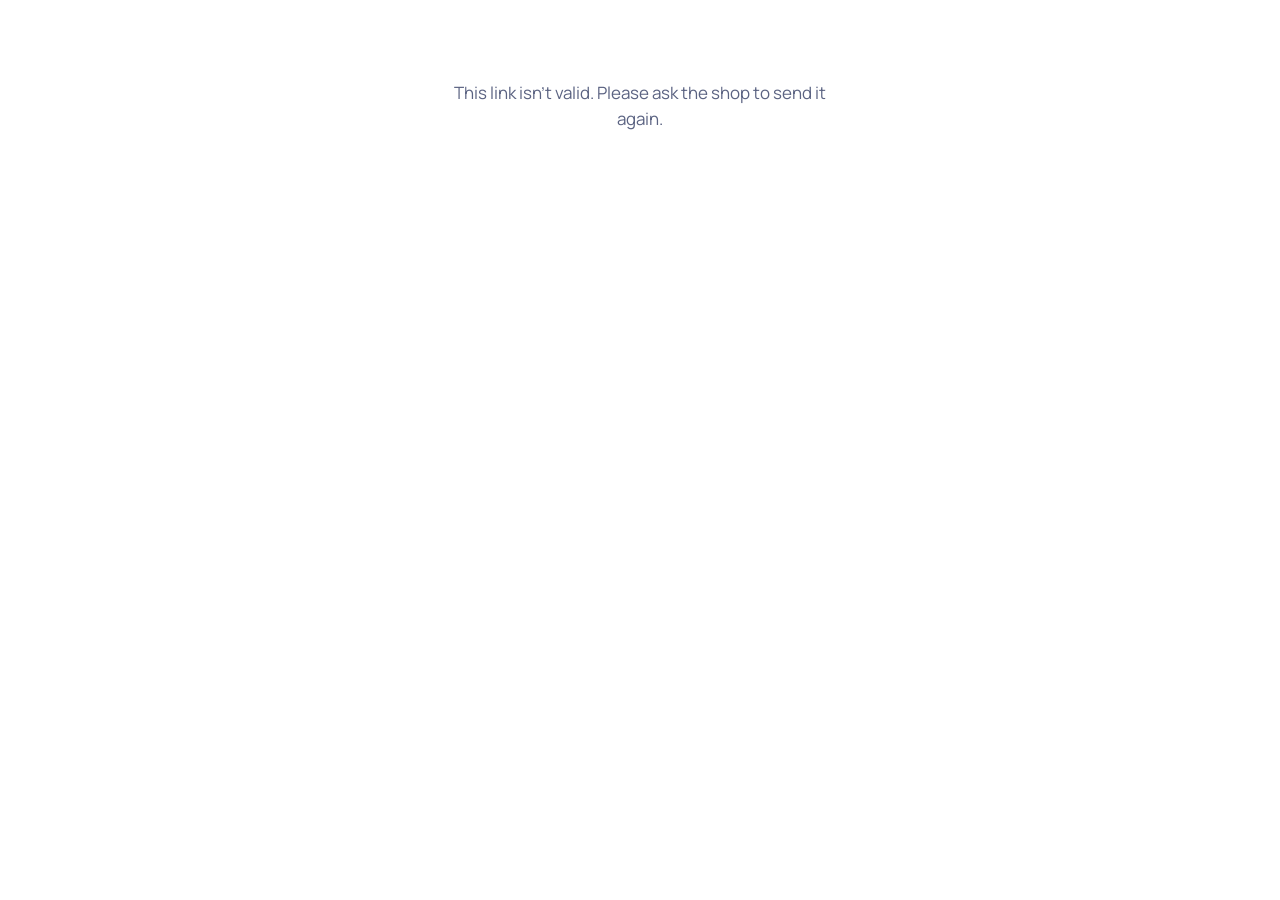
<file: s/index.html>
<!DOCTYPE html>
<html lang="en">
<head>
<meta charset="UTF-8" />
<meta name="viewport" content="width=device-width, initial-scale=1.0" />
<meta name="robots" content="noindex" />
<title>Your balance · MyTab</title>
<meta name="theme-color" content="#1B2466" />
<link rel="preconnect" href="https://fonts.googleapis.com" /><link rel="preconnect" href="https://fonts.gstatic.com" crossorigin />
<link rel="stylesheet" href="https://fonts.googleapis.com/css2?family=Manrope:wght@500;600;700;800&display=swap" />
<style>
  :root { --bg:#FFFFFF; --panel:#F3F4F9; --ink:#141A33; --soft:#5B6382; --line:#E3E6F0; --indigo:#1B2466; --red:#C23A2B; --green:#0F7F55; --green-bg:#DCF3E9;
    --pattern:url("data:image/svg+xml,%3Csvg xmlns='http://www.w3.org/2000/svg' width='56' height='56' viewBox='0 0 56 56' fill='none' stroke='white' stroke-opacity='.10' stroke-width='1.2'%3E%3Ccircle cx='28' cy='28' r='9'/%3E%3Ccircle cx='28' cy='28' r='3.2' fill='white' fill-opacity='.10' stroke='none'/%3E%3Ccircle cx='0' cy='0' r='5'/%3E%3Ccircle cx='56' cy='0' r='5'/%3E%3Ccircle cx='0' cy='56' r='5'/%3E%3Ccircle cx='56' cy='56' r='5'/%3E%3Cpath d='M28 7v7M28 42v7M7 28h7M42 28h7'/%3E%3C/svg%3E"); }
  @media (prefers-color-scheme: dark) { :root { --bg:#0E1226; --panel:#181D3A; --ink:#EEF0FA; --soft:#A4ABCB; --line:#2A3058; --indigo:#1B2466; --red:#FF8B7A; --green:#58D6A2; --green-bg:#12382B; } }
  * { box-sizing:border-box; }
  body { margin:0; background:var(--bg); color:var(--ink); font-family:'Manrope',-apple-system,"Segoe UI",Roboto,Helvetica,Arial,sans-serif; font-size:17px; line-height:1.5; display:flex; justify-content:center; -webkit-font-smoothing:antialiased; }
  main { width:100%; max-width:460px; padding-bottom:24px; }
  .hd { background-color:var(--indigo); background-image:var(--pattern); background-size:56px 56px; color:#fff; padding:26px 22px 64px; border-radius:0 0 30px 30px; }
  .shop { font-size:15px; font-weight:700; opacity:.85; display:flex; align-items:center; gap:10px; }
  .shop::before { content:""; width:28px; height:28px; border-radius:9px; background:url(../app/icon-192.png) center/cover; }
  h1 { font-size:30px; font-weight:800; letter-spacing:-.035em; margin:22px 0 0; line-height:1.15; }
  .body { padding:0 18px; margin-top:-40px; }
  .card { background:var(--bg); border:1px solid var(--line); border-radius:22px; padding:20px; margin-bottom:14px; box-shadow:0 18px 30px -22px rgba(20,26,51,.35); }
  .label { font-size:14px; color:var(--soft); font-weight:700; }
  .bal { font-size:46px; font-weight:800; letter-spacing:-.045em; margin-top:2px; font-variant-numeric:tabular-nums; }
  .bal.owe { color:var(--red); } .bal.clear { color:var(--green); }
  .row { display:flex; justify-content:space-between; gap:12px; padding:14px 0; border-top:1px solid var(--line); }
  .row:first-of-type { border-top:none; }
  .item { font-weight:700; } .meta { font-size:14px; color:var(--soft); }
  .amt { text-align:right; white-space:nowrap; font-weight:800; font-variant-numeric:tabular-nums; }
  .done { color:var(--green); font-size:14px; font-weight:800; }
  .pay { white-space:pre-wrap; font-weight:800; font-size:19px; margin-top:8px; background:var(--panel); border-radius:14px; padding:14px 16px; }
  a.call { display:block; text-align:center; background:var(--indigo); color:#fff; text-decoration:none; padding:17px; border-radius:16px; font-weight:800; margin-top:6px; box-shadow:0 16px 26px -16px rgba(27,36,102,.8); }
  footer { text-align:center; font-size:13px; color:var(--soft); margin-top:24px; }
  footer a { color:inherit; font-weight:700; }
  .msg { text-align:center; padding:80px 24px; color:var(--soft); }
</style>
</head>
<body>
<main id="root"><div class="msg">Loading your balance…</div></main>
<script>
  var API = "https://mytab-backend-ch5s.onrender.com";
  var root = document.getElementById("root");
  var token = new URLSearchParams(location.search).get("t") || "";
  function esc(s) { return String(s == null ? "" : s).replace(/[&<>"']/g, function (c) { return { "&": "&amp;", "<": "&lt;", ">": "&gt;", '"': "&quot;", "'": "&#39;" }[c]; }); }
  function fmt(n) { return "₦" + Number(n).toLocaleString("en-NG", { maximumFractionDigits: 0 }); }
  function fmtDate(iso) { try { var p = String(iso).slice(0, 10).split("-"); return new Date(p[0], p[1] - 1, p[2]).toLocaleDateString("en-NG", { day: "numeric", month: "short", year: "numeric" }); } catch (e) { return iso; } }
  function show(html) { root.innerHTML = html; }
  function render(d) {
    var b = d.business, owing = d.balance > 0;
    var rows = d.entries.map(function (e) {
      var left = e.amount - e.paid;
      return '<div class="row"><div><div class="item">' + esc(e.item) + '</div><div class="meta">' + esc(fmtDate(e.date)) + (e.paid > 0 && left > 0 ? " · paid " + fmt(e.paid) : "") + '</div></div>' +
        '<div class="amt">' + (left > 0 ? fmt(left) : '<span class="done">Paid ✓</span>') + (left > 0 && e.paid > 0 ? '<div class="meta">of ' + fmt(e.amount) + '</div>' : "") + '</div></div>';
    }).join("");
    show('<div class="hd"><div class="shop">' + esc(b.name) + '</div><h1>Hello, ' + esc(d.customer) + '</h1></div><div class="body">' +
      '<div class="card"><div class="label">' + (owing ? "You currently owe" : "You owe nothing") + '</div><div class="bal ' + (owing ? "owe" : "clear") + '">' + fmt(d.balance) + '</div></div>' +
      (owing && b.payInfo ? '<div class="card"><div class="label">How to pay</div><div class="pay">' + esc(b.payInfo) + '</div></div>' : "") +
      (rows ? '<div class="card"><div class="label" style="margin-bottom:4px">Your records</div>' + rows + '</div>' : "") +
      (b.phone ? '<a class="call" href="tel:' + esc(b.phone) + '">Call ' + esc(b.name) + '</a>' : "") +
      '<footer>Kept with <a href="https://mytab.com.ng">MyTab</a></footer></div>');
  }
  function load(attempt) {
    if (!/^[0-9a-f]{32}$/.test(token)) { show('<div class="msg">This link isn\'t valid. Please ask the shop to send it again.</div>'); return; }
    fetch(API + "/public/statement/" + token, { cache: "no-store" }).then(function (r) {
      if (r.status === 404) { show('<div class="msg">This link isn\'t valid any more. Please ask the shop to send it again.</div>'); return null; }
      if (!r.ok) throw new Error("bad");
      return r.json();
    }).then(function (d) { if (d) render(d); }).catch(function () {
      if (attempt < 4) { show('<div class="msg">Loading your balance… one moment.</div>'); setTimeout(function () { load(attempt + 1); }, 4000); }
      else show('<div class="msg">Couldn\'t load right now. Please check your network and refresh.</div>');
    });
  }
  load(0);
</script>
</body>
</html>
</file>
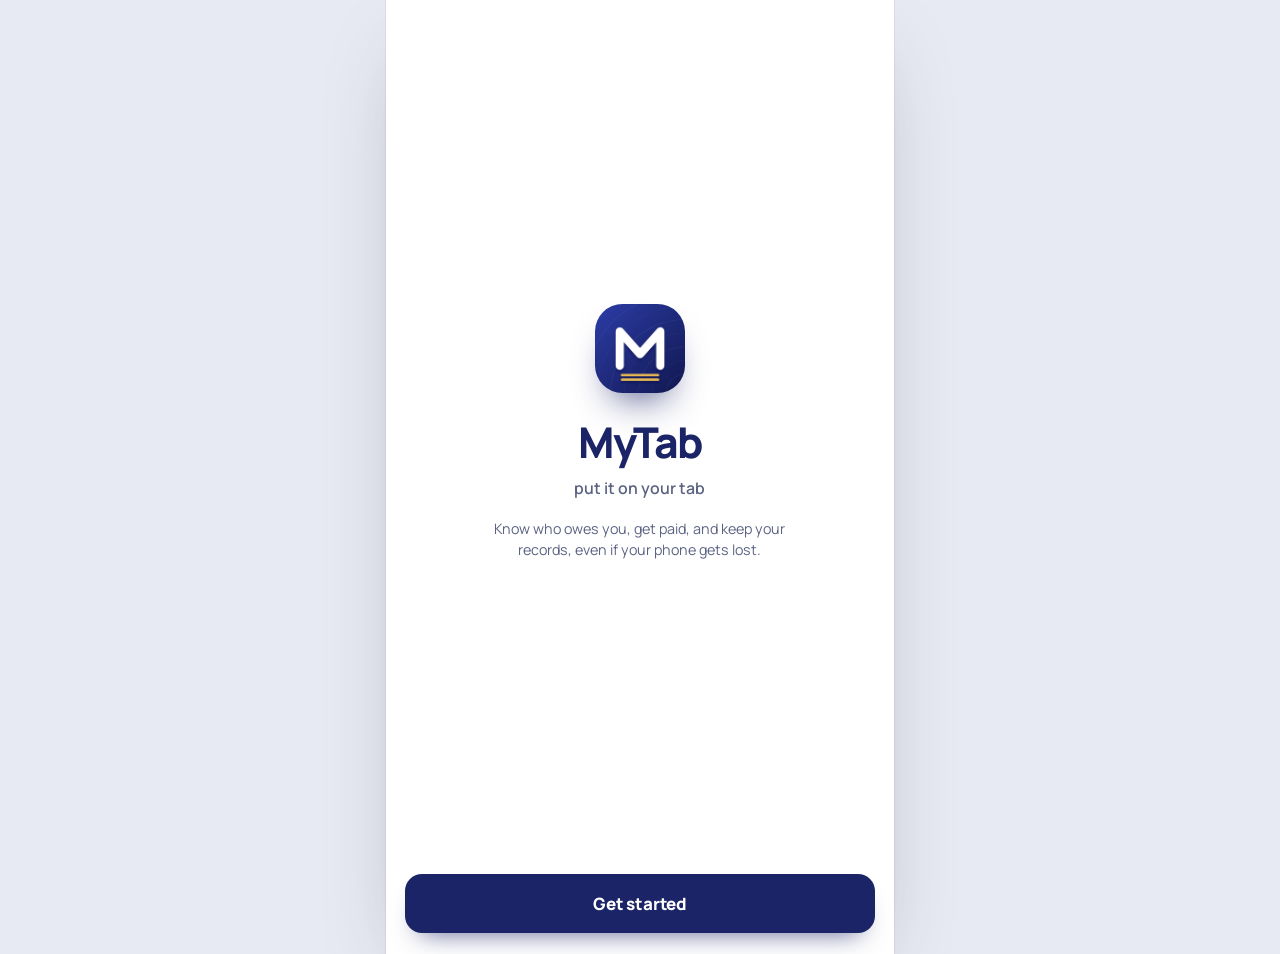
<file: app/beta/index.html>
<!DOCTYPE html>
<html lang="en"><head><meta charset="UTF-8" /><meta name="viewport" content="width=device-width, initial-scale=1.0" />
<title>MyTab</title><meta http-equiv="refresh" content="0; url=../" /></head>
<body><p>MyTab has moved. <a href="../">Open MyTab</a></p><script>location.replace("../");</script></body></html>
</file>
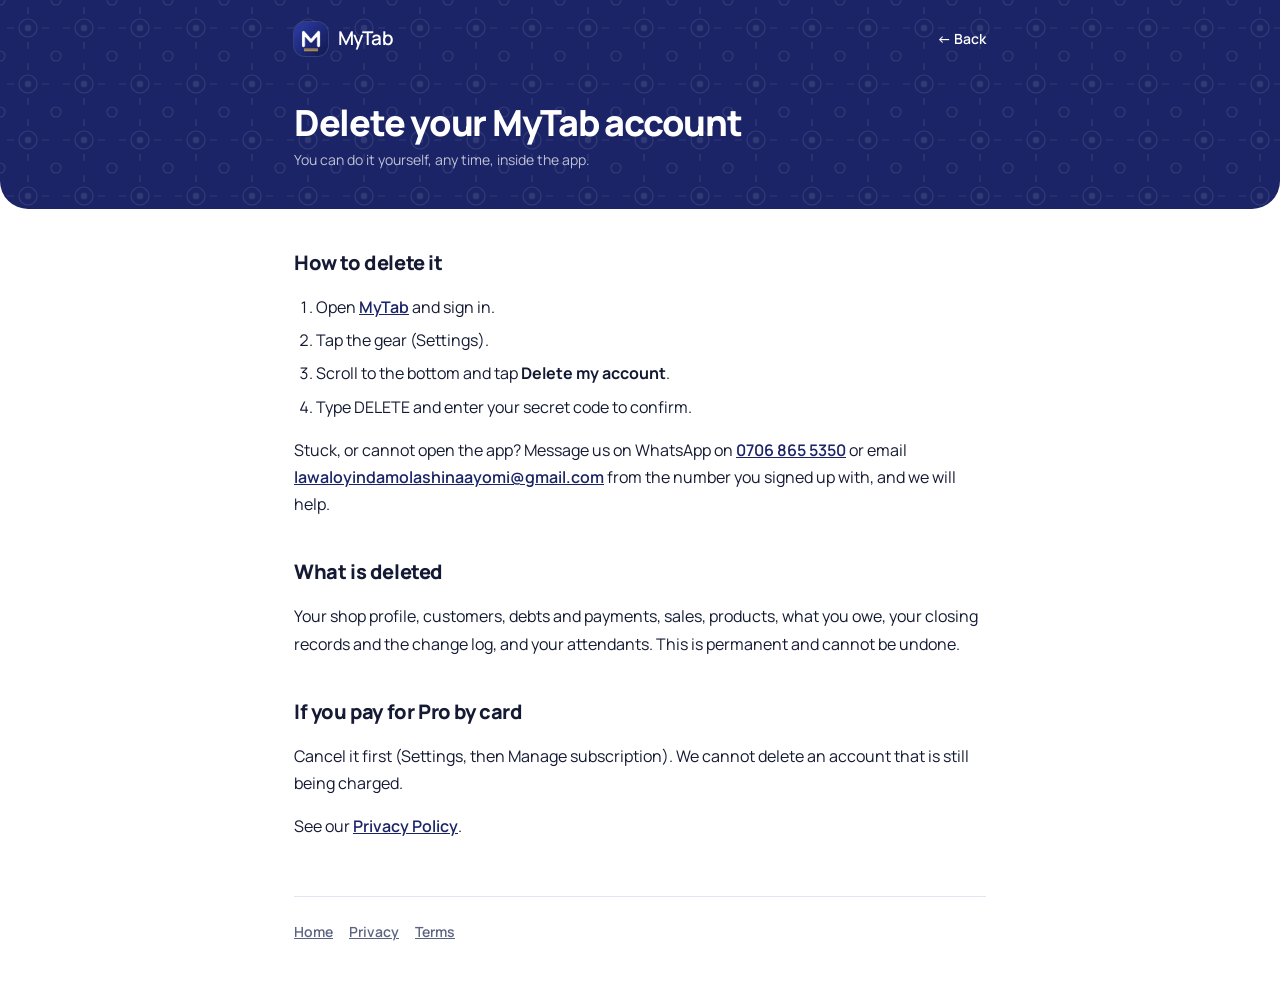
<file: delete-account.html>
<!DOCTYPE html>
<html lang="en">
<head>
<meta charset="UTF-8" />
<meta name="viewport" content="width=device-width, initial-scale=1.0" />
<title>Delete your MyTab account</title>
<meta name="theme-color" content="#1B2466" />
<link rel="icon" type="image/png" sizes="32x32" href="app/favicon-32.png" />
<link rel="preconnect" href="https://fonts.googleapis.com" />
<link rel="preconnect" href="https://fonts.gstatic.com" crossorigin />
<link rel="stylesheet" href="https://fonts.googleapis.com/css2?family=Manrope:wght@500;600;700;800&display=swap" />
<link rel="stylesheet" href="site.css" />
</head>
<body>
<div class="band"><div class="doc">
  <div class="nav"><a class="brand" href="index.html"><span class="tile">M</span>MyTab</a><a class="nav-back" href="index.html">&larr; Back</a></div>
  <div class="band-title"><h1>Delete your MyTab account</h1><div class="updated">You can do it yourself, any time, inside the app.</div></div>
</div></div>
<div class="doc">
<h2>How to delete it</h2>
<ol>
  <li>Open <a href="https://mytab.com.ng/app/">MyTab</a> and sign in.</li>
  <li>Tap the gear (Settings).</li>
  <li>Scroll to the bottom and tap <b>Delete my account</b>.</li>
  <li>Type DELETE and enter your secret code to confirm.</li>
</ol>
<p>Stuck, or cannot open the app? Message us on WhatsApp on <a href="https://wa.me/2347068655350">0706 865 5350</a> or email <a href="mailto:lawaloyindamolashinaayomi@gmail.com">lawaloyindamolashinaayomi@gmail.com</a> from the number you signed up with, and we will help.</p>

<h2>What is deleted</h2>
<p>Your shop profile, customers, debts and payments, sales, products, what you owe, your closing records and the change log, and your attendants. This is permanent and cannot be undone.</p>
<h2>If you pay for Pro by card</h2>
<p>Cancel it first (Settings, then Manage subscription). We cannot delete an account that is still being charged.</p>
<p>See our <a href="privacy.html">Privacy Policy</a>.</p>
<div class="doc-foot"><a href="index.html">Home</a><a href="privacy.html">Privacy</a><a href="terms.html">Terms</a></div>
</div>
</body>
</html>
</file>
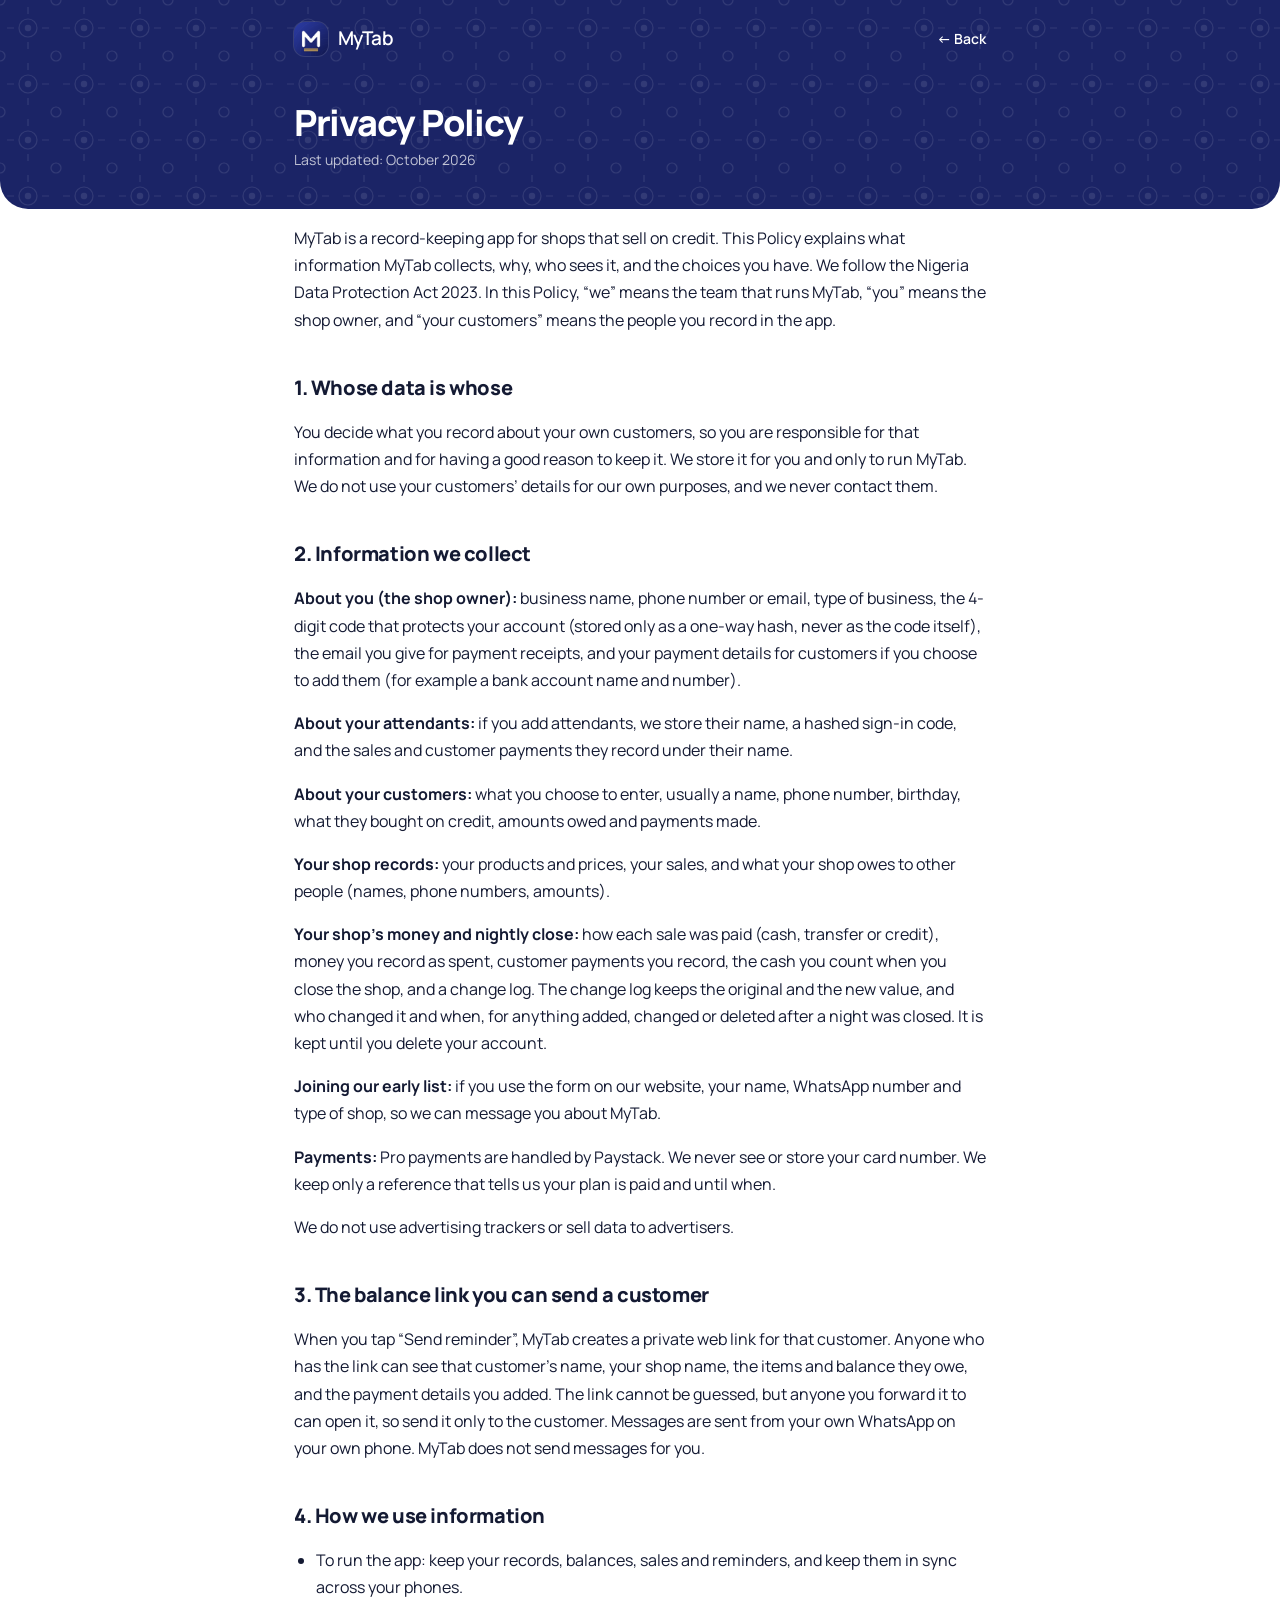
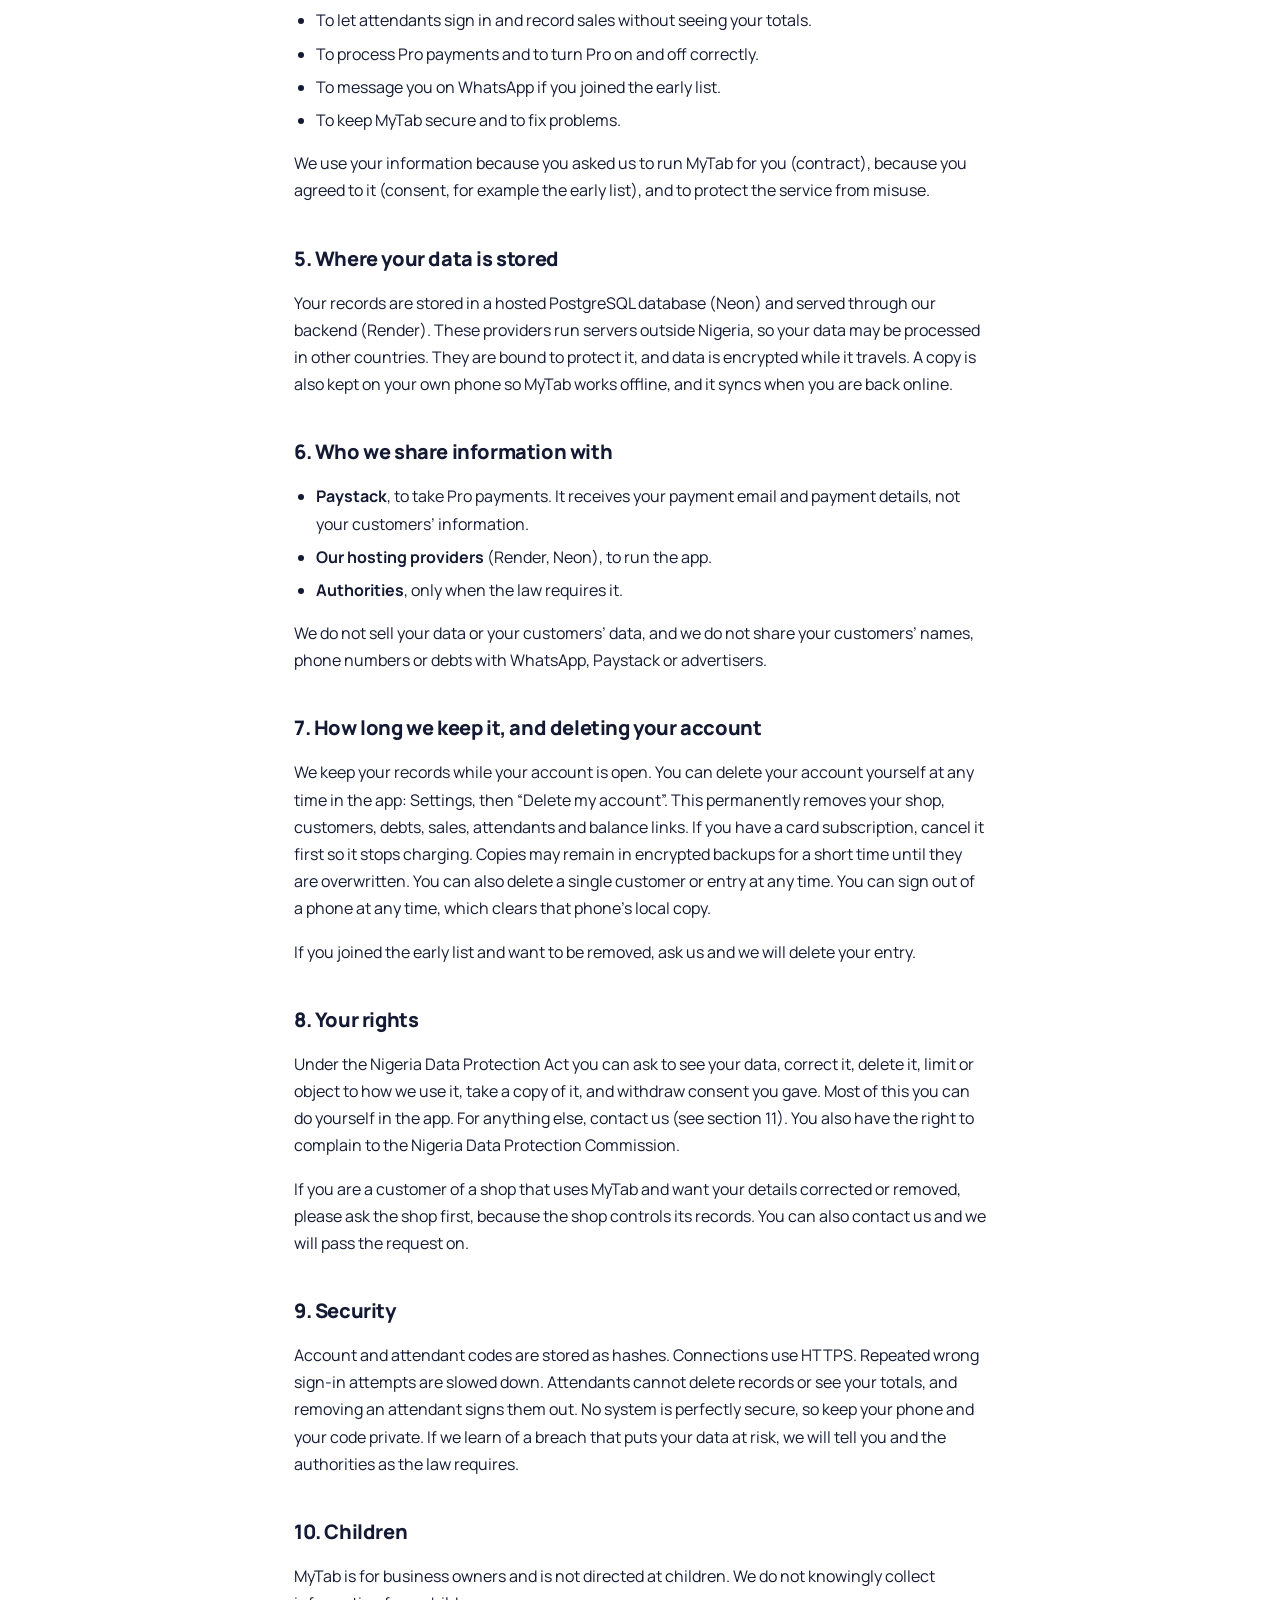
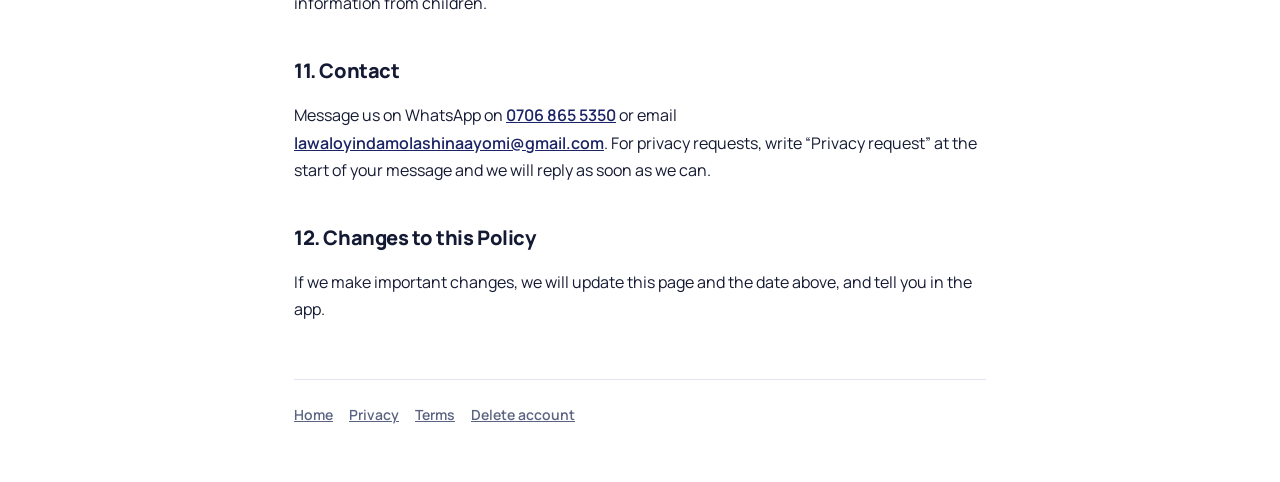
<file: privacy.html>
<!DOCTYPE html>
<html lang="en">
<head>
<meta charset="UTF-8" />
<meta name="viewport" content="width=device-width, initial-scale=1.0" />
<title>Privacy Policy · MyTab</title>
<meta name="description" content="MyTab's Privacy Policy." />
<link rel="icon" type="image/png" sizes="32x32" href="app/favicon-32.png" />
<meta name="theme-color" content="#1B2466" />
<link rel="preconnect" href="https://fonts.googleapis.com" />
<link rel="preconnect" href="https://fonts.gstatic.com" crossorigin />
<link rel="stylesheet" href="https://fonts.googleapis.com/css2?family=Manrope:wght@500;600;700;800&display=swap" />
<link rel="stylesheet" href="site.css" />
</head>
<body>
  <div class="band"><div class="doc">
    <div class="nav"><a class="brand" href="index.html"><span class="tile">M</span>MyTab</a><a class="nav-back" href="index.html">&larr; Back</a></div>
    <div class="band-title"><h1>Privacy Policy</h1><div class="updated">Last updated: October 2026</div></div>
  </div></div>
  <div class="doc">

    <p>MyTab is a record-keeping app for shops that sell on credit. This Policy explains what information MyTab collects, why, who sees it, and the choices you have. We follow the Nigeria Data Protection Act 2023. In this Policy, &ldquo;we&rdquo; means the team that runs MyTab, &ldquo;you&rdquo; means the shop owner, and &ldquo;your customers&rdquo; means the people you record in the app.</p>

    <h2>1. Whose data is whose</h2>
    <p>You decide what you record about your own customers, so you are responsible for that information and for having a good reason to keep it. We store it for you and only to run MyTab. We do not use your customers&rsquo; details for our own purposes, and we never contact them.</p>

    <h2>2. Information we collect</h2>
    <p><strong>About you (the shop owner):</strong> business name, phone number or email, type of business, the 4-digit code that protects your account (stored only as a one-way hash, never as the code itself), the email you give for payment receipts, and your payment details for customers if you choose to add them (for example a bank account name and number).</p>
    <p><strong>About your attendants:</strong> if you add attendants, we store their name, a hashed sign-in code, and the sales and customer payments they record under their name.</p>
    <p><strong>About your customers:</strong> what you choose to enter, usually a name, phone number, birthday, what they bought on credit, amounts owed and payments made.</p>
    <p><strong>Your shop records:</strong> your products and prices, your sales, and what your shop owes to other people (names, phone numbers, amounts).</p>
    <p><strong>Your shop's money and nightly close:</strong> how each sale was paid (cash, transfer or credit), money you record as spent, customer payments you record, the cash you count when you close the shop, and a change log. The change log keeps the original and the new value, and who changed it and when, for anything added, changed or deleted after a night was closed. It is kept until you delete your account.</p>
    <p><strong>Joining our early list:</strong> if you use the form on our website, your name, WhatsApp number and type of shop, so we can message you about MyTab.</p>
    <p><strong>Payments:</strong> Pro payments are handled by Paystack. We never see or store your card number. We keep only a reference that tells us your plan is paid and until when.</p>
    <p>We do not use advertising trackers or sell data to advertisers.</p>

    <h2>3. The balance link you can send a customer</h2>
    <p>When you tap &ldquo;Send reminder&rdquo;, MyTab creates a private web link for that customer. Anyone who has the link can see that customer&rsquo;s name, your shop name, the items and balance they owe, and the payment details you added. The link cannot be guessed, but anyone you forward it to can open it, so send it only to the customer. Messages are sent from your own WhatsApp on your own phone. MyTab does not send messages for you.</p>

    <h2>4. How we use information</h2>
    <ul>
      <li>To run the app: keep your records, balances, sales and reminders, and keep them in sync across your phones.</li>
      <li>To let attendants sign in and record sales without seeing your totals.</li>
      <li>To process Pro payments and to turn Pro on and off correctly.</li>
      <li>To message you on WhatsApp if you joined the early list.</li>
      <li>To keep MyTab secure and to fix problems.</li>
    </ul>
    <p>We use your information because you asked us to run MyTab for you (contract), because you agreed to it (consent, for example the early list), and to protect the service from misuse.</p>

    <h2>5. Where your data is stored</h2>
    <p>Your records are stored in a hosted PostgreSQL database (Neon) and served through our backend (Render). These providers run servers outside Nigeria, so your data may be processed in other countries. They are bound to protect it, and data is encrypted while it travels. A copy is also kept on your own phone so MyTab works offline, and it syncs when you are back online.</p>

    <h2>6. Who we share information with</h2>
    <ul>
      <li><strong>Paystack</strong>, to take Pro payments. It receives your payment email and payment details, not your customers&rsquo; information.</li>
      <li><strong>Our hosting providers</strong> (Render, Neon), to run the app.</li>
      <li><strong>Authorities</strong>, only when the law requires it.</li>
    </ul>
    <p>We do not sell your data or your customers&rsquo; data, and we do not share your customers&rsquo; names, phone numbers or debts with WhatsApp, Paystack or advertisers.</p>

    <h2>7. How long we keep it, and deleting your account</h2>
    <p>We keep your records while your account is open. You can delete your account yourself at any time in the app: Settings, then &ldquo;Delete my account&rdquo;. This permanently removes your shop, customers, debts, sales, attendants and balance links. If you have a card subscription, cancel it first so it stops charging. Copies may remain in encrypted backups for a short time until they are overwritten. You can also delete a single customer or entry at any time. You can sign out of a phone at any time, which clears that phone&rsquo;s local copy.</p>
    <p>If you joined the early list and want to be removed, ask us and we will delete your entry.</p>

    <h2>8. Your rights</h2>
    <p>Under the Nigeria Data Protection Act you can ask to see your data, correct it, delete it, limit or object to how we use it, take a copy of it, and withdraw consent you gave. Most of this you can do yourself in the app. For anything else, contact us (see section 11). You also have the right to complain to the Nigeria Data Protection Commission.</p>
    <p>If you are a customer of a shop that uses MyTab and want your details corrected or removed, please ask the shop first, because the shop controls its records. You can also contact us and we will pass the request on.</p>

    <h2>9. Security</h2>
    <p>Account and attendant codes are stored as hashes. Connections use HTTPS. Repeated wrong sign-in attempts are slowed down. Attendants cannot delete records or see your totals, and removing an attendant signs them out. No system is perfectly secure, so keep your phone and your code private. If we learn of a breach that puts your data at risk, we will tell you and the authorities as the law requires.</p>

    <h2>10. Children</h2>
    <p>MyTab is for business owners and is not directed at children. We do not knowingly collect information from children.</p>

    <h2>11. Contact</h2>
    <p>Message us on WhatsApp on <a href="https://wa.me/2347068655350">0706 865 5350</a> or email <a href="mailto:lawaloyindamolashinaayomi@gmail.com">lawaloyindamolashinaayomi@gmail.com</a>. For privacy requests, write &ldquo;Privacy request&rdquo; at the start of your message and we will reply as soon as we can.</p>

    <h2>12. Changes to this Policy</h2>
    <p>If we make important changes, we will update this page and the date above, and tell you in the app.</p>

    <div class="doc-foot"><a href="index.html">Home</a><a href="privacy.html">Privacy</a><a href="terms.html">Terms</a><a href="delete-account.html">Delete account</a></div>
  </div>
</body>
</html>
</file>
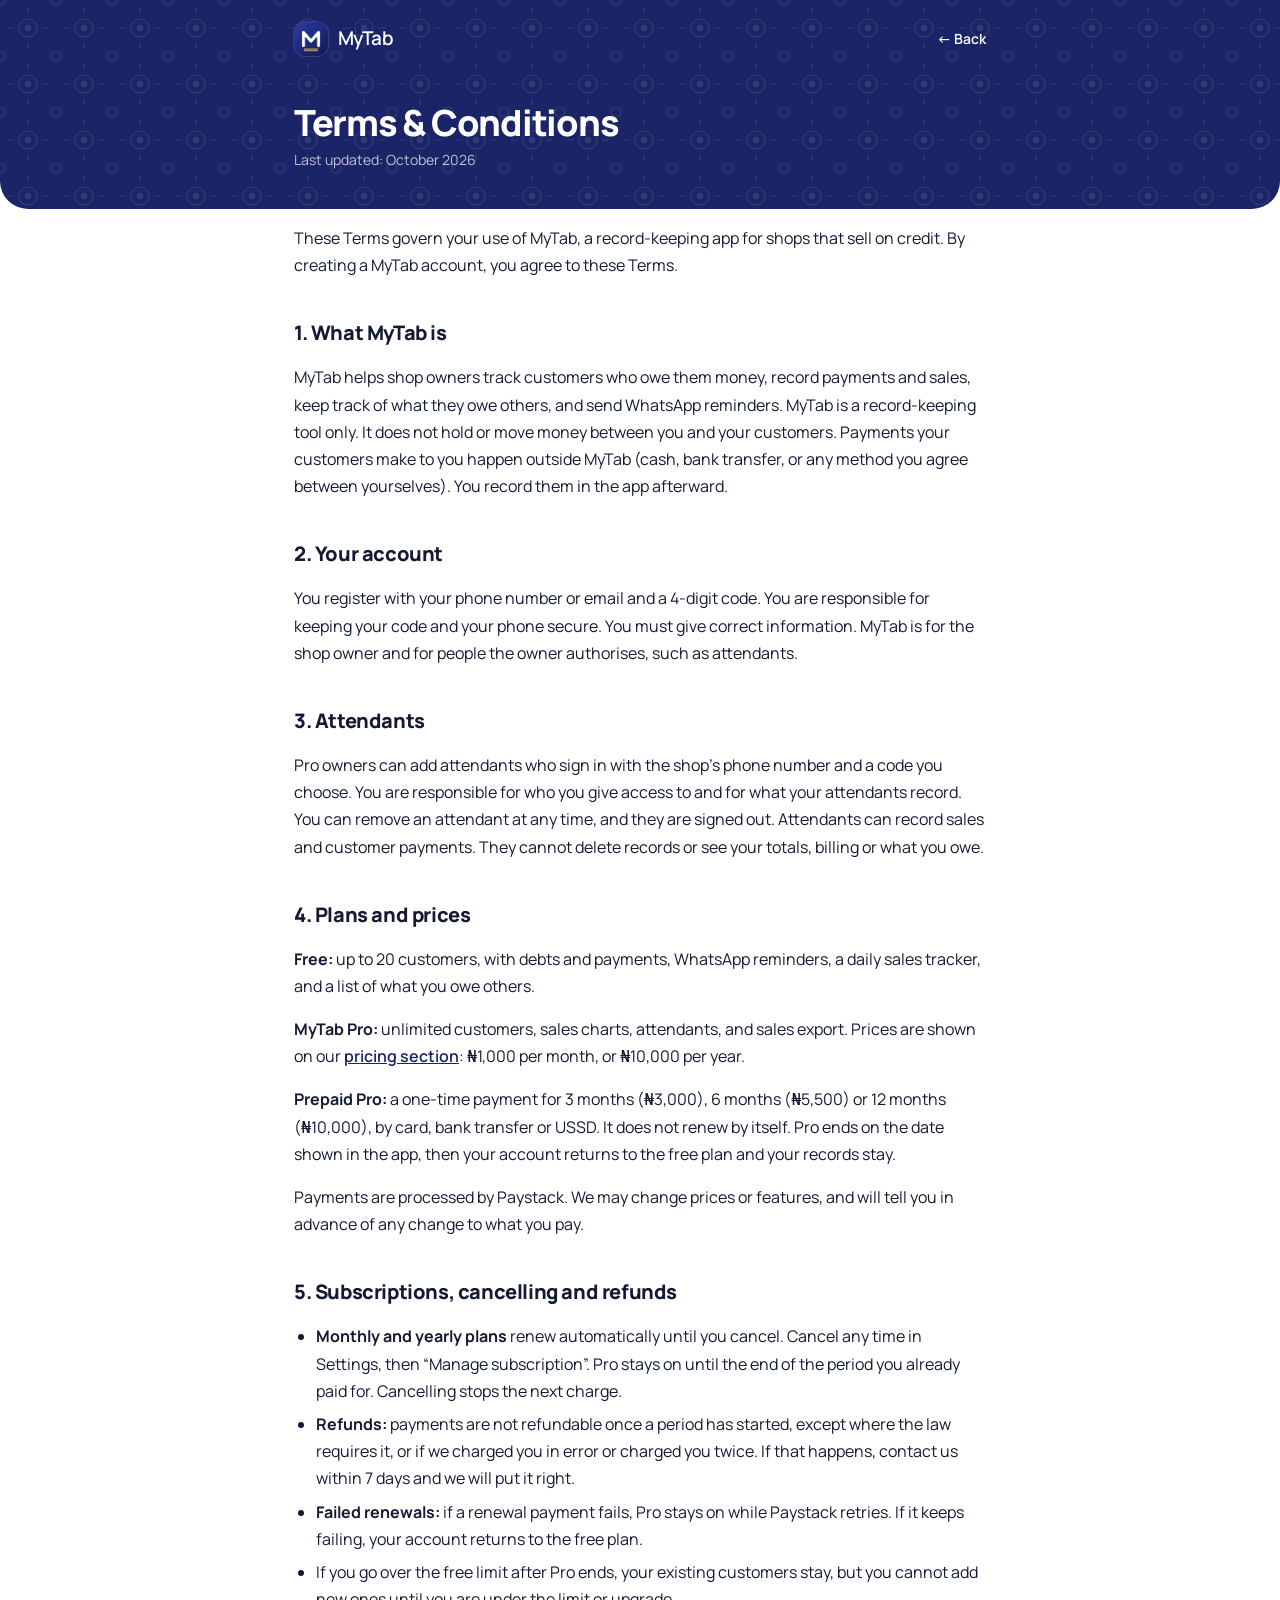
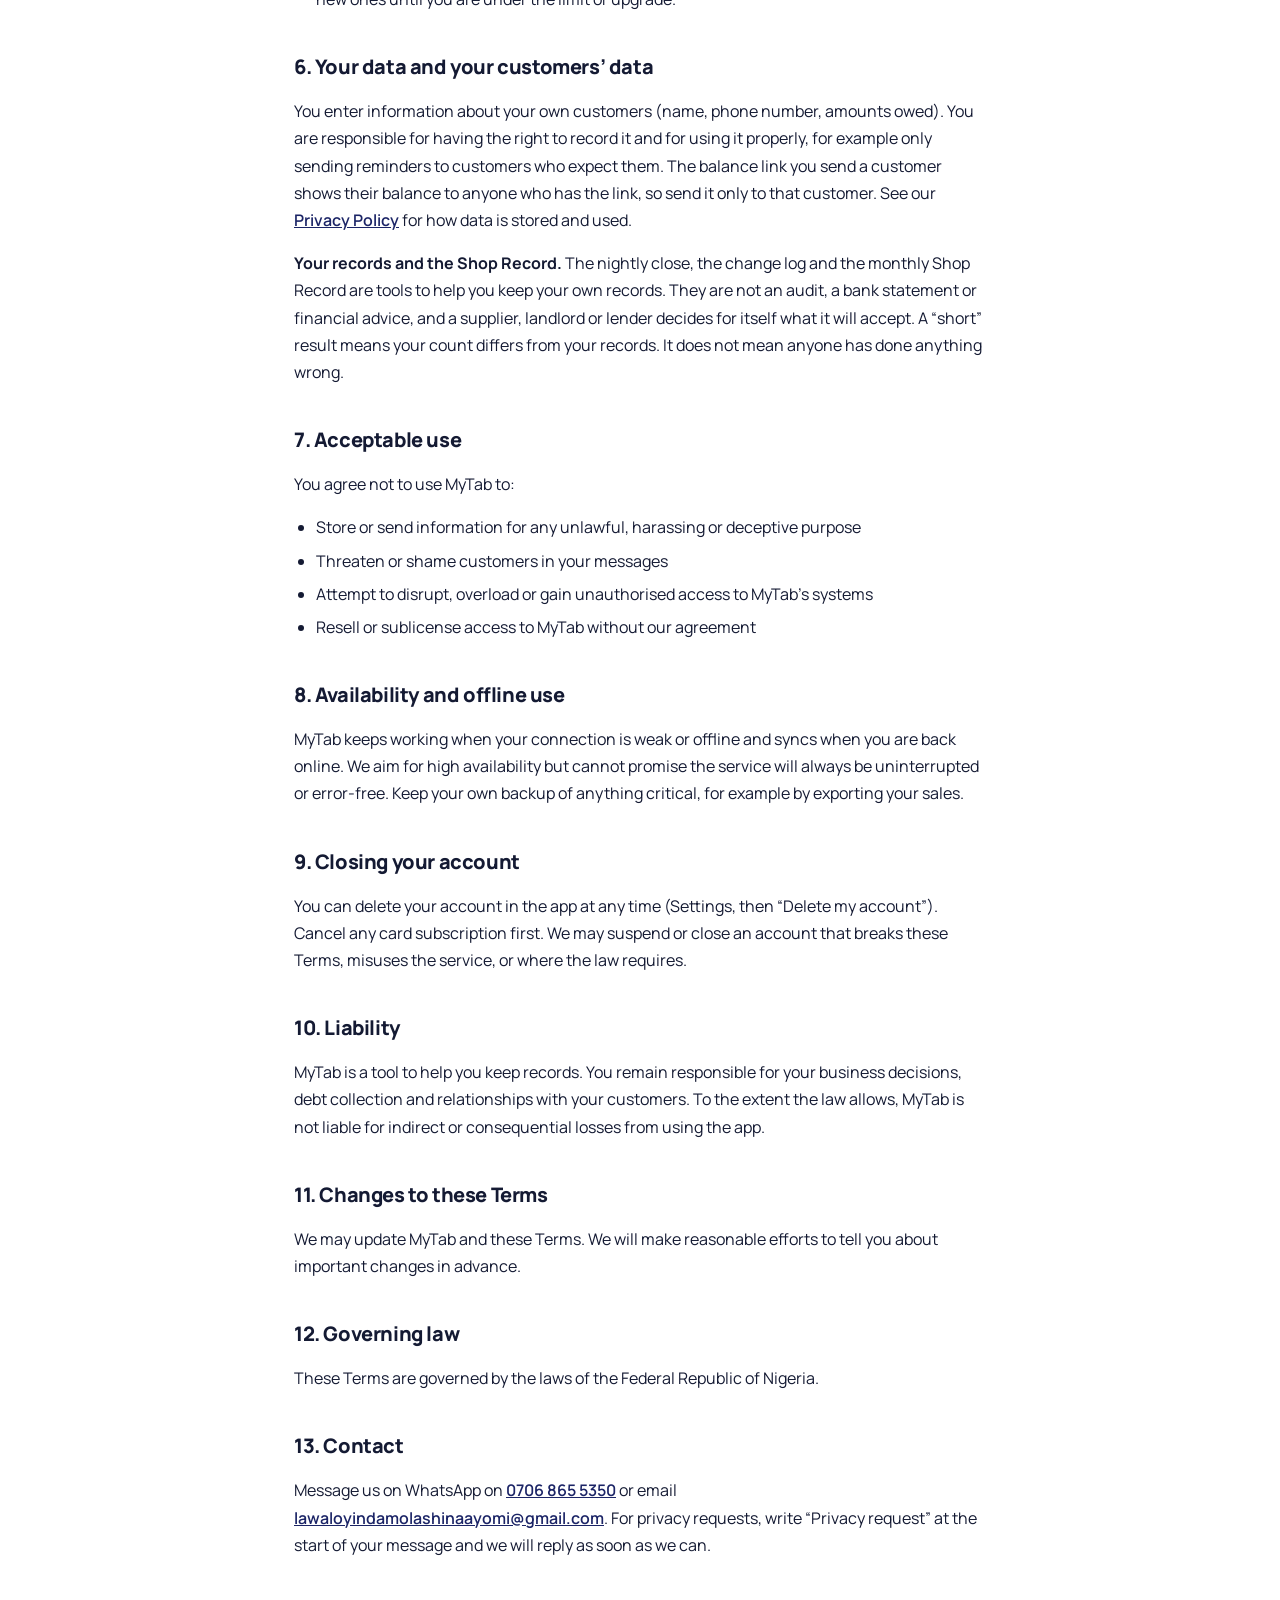
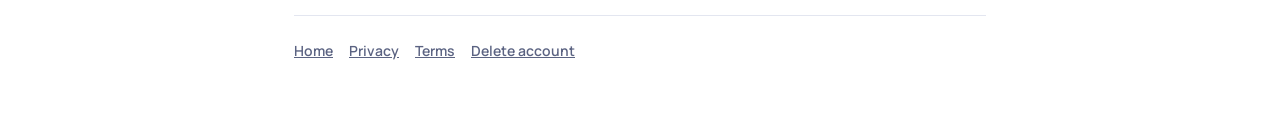
<file: terms.html>
<!DOCTYPE html>
<html lang="en">
<head>
<meta charset="UTF-8" />
<meta name="viewport" content="width=device-width, initial-scale=1.0" />
<title>Terms & Conditions · MyTab</title>
<meta name="description" content="MyTab's Terms & Conditions." />
<link rel="icon" type="image/png" sizes="32x32" href="app/favicon-32.png" />
<meta name="theme-color" content="#1B2466" />
<link rel="preconnect" href="https://fonts.googleapis.com" />
<link rel="preconnect" href="https://fonts.gstatic.com" crossorigin />
<link rel="stylesheet" href="https://fonts.googleapis.com/css2?family=Manrope:wght@500;600;700;800&display=swap" />
<link rel="stylesheet" href="site.css" />
</head>
<body>
  <div class="band"><div class="doc">
    <div class="nav"><a class="brand" href="index.html"><span class="tile">M</span>MyTab</a><a class="nav-back" href="index.html">&larr; Back</a></div>
    <div class="band-title"><h1>Terms &amp; Conditions</h1><div class="updated">Last updated: October 2026</div></div>
  </div></div>
  <div class="doc">
    <p>These Terms govern your use of MyTab, a record-keeping app for shops that sell on credit. By creating a MyTab account, you agree to these Terms.</p>

    <h2>1. What MyTab is</h2>
    <p>MyTab helps shop owners track customers who owe them money, record payments and sales, keep track of what they owe others, and send WhatsApp reminders. MyTab is a record-keeping tool only. It does not hold or move money between you and your customers. Payments your customers make to you happen outside MyTab (cash, bank transfer, or any method you agree between yourselves). You record them in the app afterward.</p>

    <h2>2. Your account</h2>
    <p>You register with your phone number or email and a 4-digit code. You are responsible for keeping your code and your phone secure. You must give correct information. MyTab is for the shop owner and for people the owner authorises, such as attendants.</p>

    <h2>3. Attendants</h2>
    <p>Pro owners can add attendants who sign in with the shop&rsquo;s phone number and a code you choose. You are responsible for who you give access to and for what your attendants record. You can remove an attendant at any time, and they are signed out. Attendants can record sales and customer payments. They cannot delete records or see your totals, billing or what you owe.</p>

    <h2 id="plans">4. Plans and prices</h2>
    <p><strong>Free:</strong> up to 20 customers, with debts and payments, WhatsApp reminders, a daily sales tracker, and a list of what you owe others.</p>
    <p><strong>MyTab Pro:</strong> unlimited customers, sales charts, attendants, and sales export. Prices are shown on our <a href="index.html#pricing">pricing section</a>: &#8358;1,000 per month, or &#8358;10,000 per year.</p>
    <p><strong>Prepaid Pro:</strong> a one-time payment for 3 months (&#8358;3,000), 6 months (&#8358;5,500) or 12 months (&#8358;10,000), by card, bank transfer or USSD. It does not renew by itself. Pro ends on the date shown in the app, then your account returns to the free plan and your records stay.</p>
    <p>Payments are processed by Paystack. We may change prices or features, and will tell you in advance of any change to what you pay.</p>

    <h2 id="refunds">5. Subscriptions, cancelling and refunds</h2>
    <ul>
      <li><strong>Monthly and yearly plans</strong> renew automatically until you cancel. Cancel any time in Settings, then &ldquo;Manage subscription&rdquo;. Pro stays on until the end of the period you already paid for. Cancelling stops the next charge.</li>
      <li><strong>Refunds:</strong> payments are not refundable once a period has started, except where the law requires it, or if we charged you in error or charged you twice. If that happens, contact us within 7 days and we will put it right.</li>
      <li><strong>Failed renewals:</strong> if a renewal payment fails, Pro stays on while Paystack retries. If it keeps failing, your account returns to the free plan.</li>
      <li>If you go over the free limit after Pro ends, your existing customers stay, but you cannot add new ones until you are under the limit or upgrade.</li>
    </ul>

    <h2>6. Your data and your customers&rsquo; data</h2>
    <p>You enter information about your own customers (name, phone number, amounts owed). You are responsible for having the right to record it and for using it properly, for example only sending reminders to customers who expect them. The balance link you send a customer shows their balance to anyone who has the link, so send it only to that customer. See our <a href="privacy.html">Privacy Policy</a> for how data is stored and used.</p>

    <p><strong>Your records and the Shop Record.</strong> The nightly close, the change log and the monthly Shop Record are tools to help you keep your own records. They are not an audit, a bank statement or financial advice, and a supplier, landlord or lender decides for itself what it will accept. A &ldquo;short&rdquo; result means your count differs from your records. It does not mean anyone has done anything wrong.</p>

    <h2>7. Acceptable use</h2>
    <p>You agree not to use MyTab to:</p>
    <ul>
      <li>Store or send information for any unlawful, harassing or deceptive purpose</li>
      <li>Threaten or shame customers in your messages</li>
      <li>Attempt to disrupt, overload or gain unauthorised access to MyTab&rsquo;s systems</li>
      <li>Resell or sublicense access to MyTab without our agreement</li>
    </ul>

    <h2>8. Availability and offline use</h2>
    <p>MyTab keeps working when your connection is weak or offline and syncs when you are back online. We aim for high availability but cannot promise the service will always be uninterrupted or error-free. Keep your own backup of anything critical, for example by exporting your sales.</p>

    <h2>9. Closing your account</h2>
    <p>You can delete your account in the app at any time (Settings, then &ldquo;Delete my account&rdquo;). Cancel any card subscription first. We may suspend or close an account that breaks these Terms, misuses the service, or where the law requires.</p>

    <h2>10. Liability</h2>
    <p>MyTab is a tool to help you keep records. You remain responsible for your business decisions, debt collection and relationships with your customers. To the extent the law allows, MyTab is not liable for indirect or consequential losses from using the app.</p>

    <h2>11. Changes to these Terms</h2>
    <p>We may update MyTab and these Terms. We will make reasonable efforts to tell you about important changes in advance.</p>

    <h2>12. Governing law</h2>
    <p>These Terms are governed by the laws of the Federal Republic of Nigeria.</p>

    <h2>13. Contact</h2>
    <p>Message us on WhatsApp on <a href="https://wa.me/2347068655350">0706 865 5350</a> or email <a href="mailto:lawaloyindamolashinaayomi@gmail.com">lawaloyindamolashinaayomi@gmail.com</a>. For privacy requests, write &ldquo;Privacy request&rdquo; at the start of your message and we will reply as soon as we can.</p>

    <div class="doc-foot"><a href="index.html">Home</a><a href="privacy.html">Privacy</a><a href="terms.html">Terms</a><a href="delete-account.html">Delete account</a></div>
  </div>
</body>
</html>
</file>
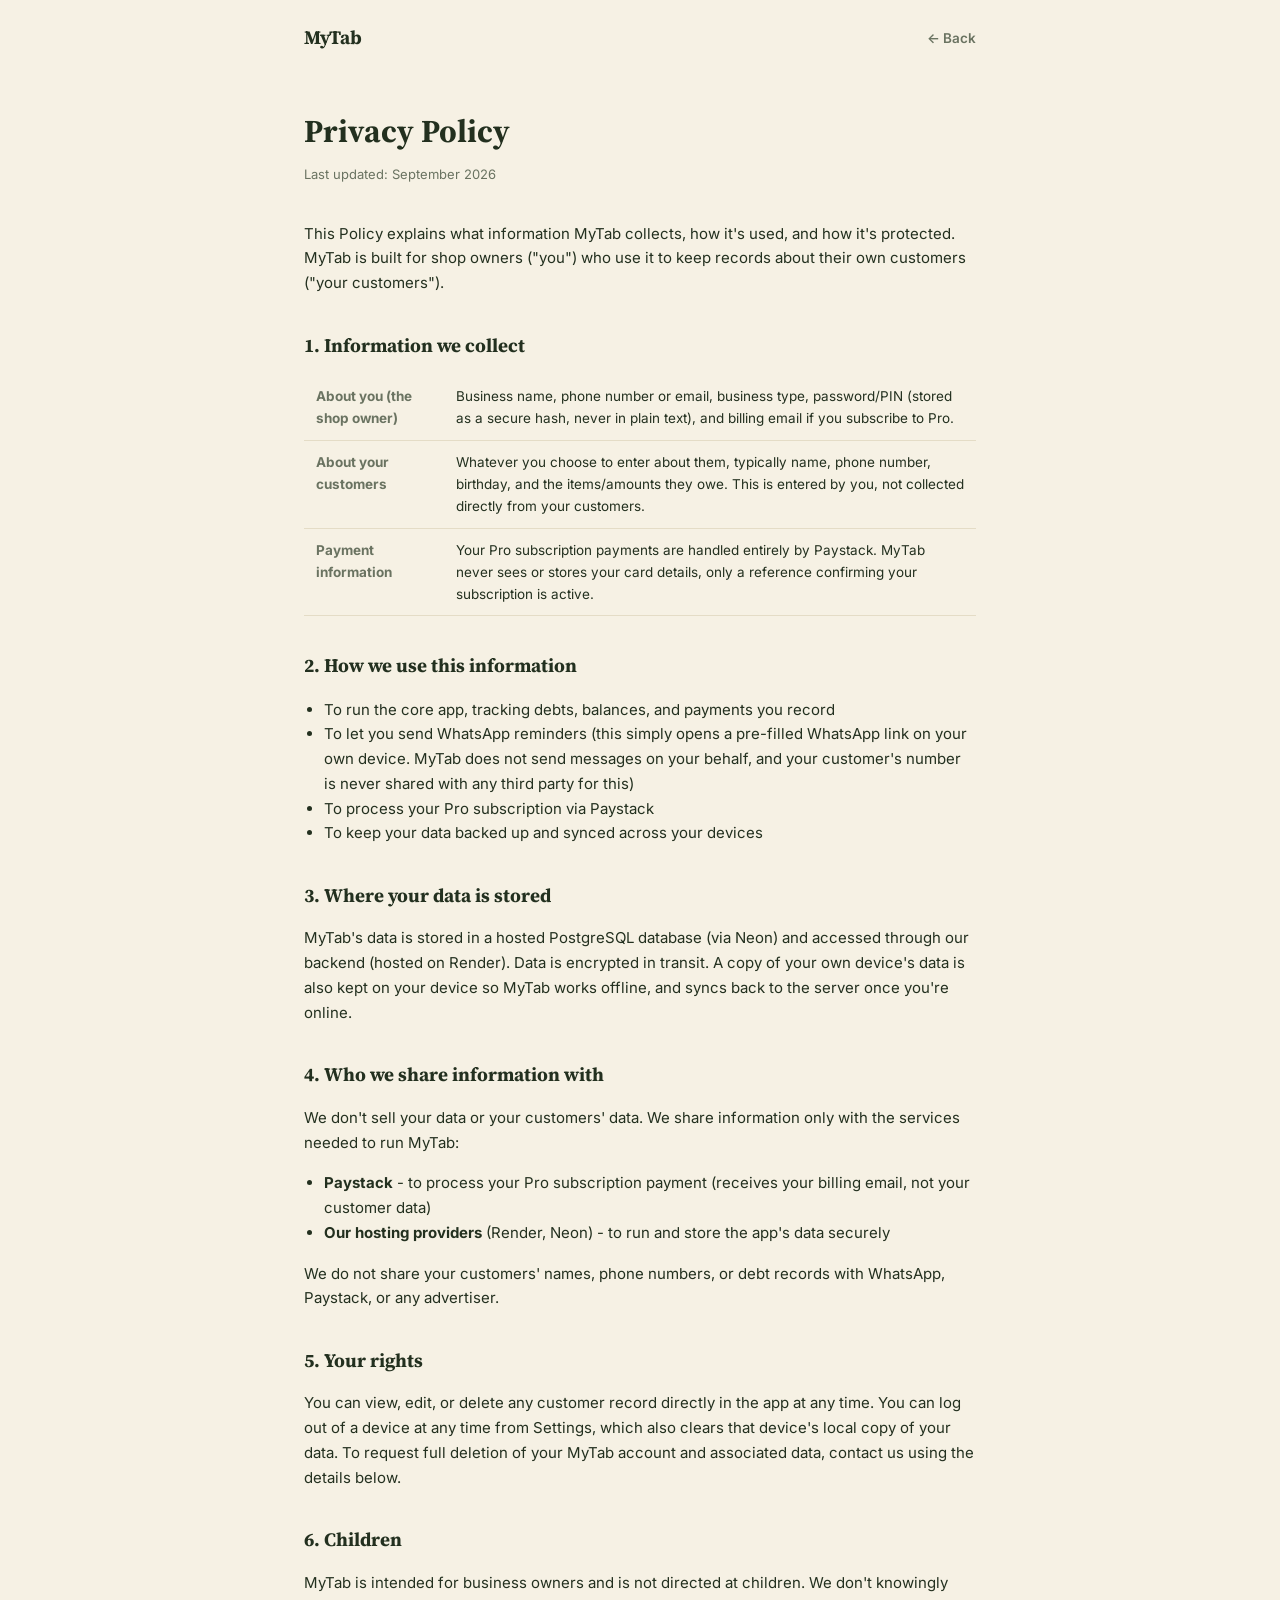
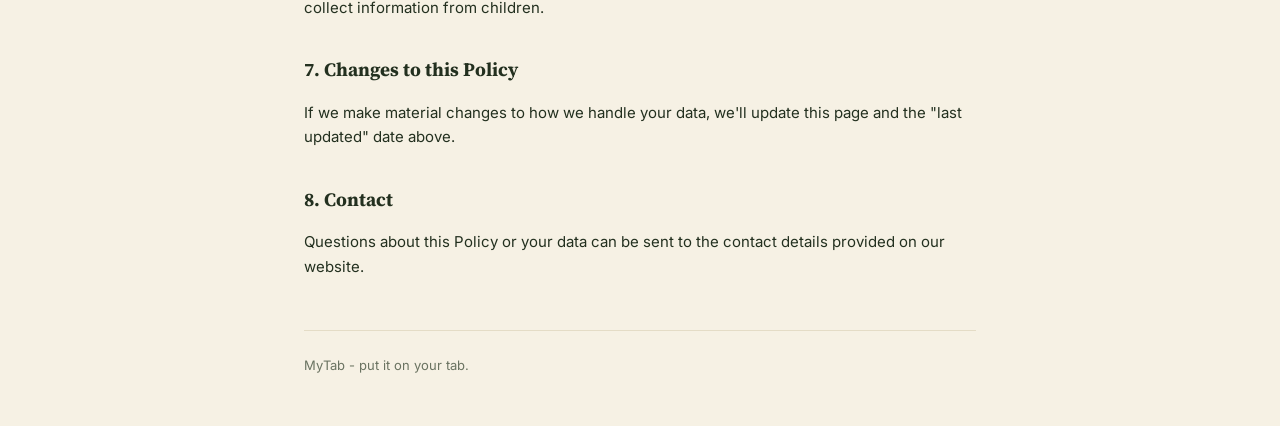
<file: app/privacy.html>
<!DOCTYPE html>
<html lang="en">
<head>
<meta charset="UTF-8" />
<meta name="viewport" content="width=device-width, initial-scale=1.0" />
<title>Privacy Policy · MyTab</title>
<meta name="description" content="MyTab's Privacy Policy." />
<link rel="icon" type="image/png" sizes="32x32" href="app/favicon-32.png" />
<meta name="theme-color" content="#2F6B4F" />
<style>
  @import url('https://fonts.googleapis.com/css2?family=Source+Serif+4:opsz,wght@8..60,600;8..60,700&family=Inter:wght@400;500;600;700;800&display=swap');
  :root {
    --bg:#F6F1E4; --surface:#FFFDF8; --ink:#23301F; --ink-soft:#6A7361; --line:#E4DCC6;
    --primary:#2F6B4F; --primary-dark:#1F4B37; --accent:#C6861D;
  }
  * { box-sizing:border-box; }
  body { margin:0; background:var(--bg); color:var(--ink); font-family:'Inter',sans-serif; line-height:1.65; }
  a { color:var(--primary-dark); }
  .wrap { max-width:720px; margin:0 auto; padding:0 24px; }
  .nav { display:flex; align-items:center; justify-content:space-between; padding:22px 0; }
  .nav-brand { font-family:'Source Serif 4',serif; font-weight:700; font-size:19px; text-decoration:none; color:var(--ink); }
  .nav-back { font-size:13.5px; font-weight:600; text-decoration:none; color:var(--ink-soft); }
  h1 { font-family:'Source Serif 4',serif; font-weight:700; font-size:32px; margin:30px 0 6px; }
  .updated { font-size:13px; color:var(--ink-soft); margin-bottom:36px; }
  h2 { font-family:'Source Serif 4',serif; font-weight:700; font-size:19px; margin:34px 0 10px; }
  p, li { font-size:15px; color:var(--ink); }
  ul { padding-left:20px; }
  table { width:100%; border-collapse:collapse; margin:14px 0; }
  th, td { text-align:left; padding:10px 12px; font-size:13.5px; border-bottom:1px solid var(--line); vertical-align:top; }
  th { color:var(--ink-soft); font-weight:700; }
  footer { border-top:1px solid var(--line); margin-top:50px; padding:24px 0 50px; font-size:13px; color:var(--ink-soft); }
  @media (max-width:600px) { h1 { font-size:26px; } }
</style>
</head>
<body>
  <div class="wrap">
    <div class="nav">
      <a class="nav-brand" href="/">MyTab</a>
      <a class="nav-back" href="/">&larr; Back</a>
    </div>

    <h1>Privacy Policy</h1>
    <div class="updated">Last updated: September 2026</div>

    <p>This Policy explains what information MyTab collects, how it's used, and how it's protected. MyTab is built for shop owners ("you") who use it to keep records about their own customers ("your customers").</p>

    <h2>1. Information we collect</h2>
    <table>
      <tr><th>About you (the shop owner)</th><td>Business name, phone number or email, business type, password/PIN (stored as a secure hash, never in plain text), and billing email if you subscribe to Pro.</td></tr>
      <tr><th>About your customers</th><td>Whatever you choose to enter about them, typically name, phone number, birthday, and the items/amounts they owe. This is entered by you, not collected directly from your customers.</td></tr>
      <tr><th>Payment information</th><td>Your Pro subscription payments are handled entirely by Paystack. MyTab never sees or stores your card details, only a reference confirming your subscription is active.</td></tr>
    </table>

    <h2>2. How we use this information</h2>
    <ul>
      <li>To run the core app, tracking debts, balances, and payments you record</li>
      <li>To let you send WhatsApp reminders (this simply opens a pre-filled WhatsApp link on your own device. MyTab does not send messages on your behalf, and your customer's number is never shared with any third party for this)</li>
      <li>To process your Pro subscription via Paystack</li>
      <li>To keep your data backed up and synced across your devices</li>
    </ul>

    <h2>3. Where your data is stored</h2>
    <p>MyTab's data is stored in a hosted PostgreSQL database (via Neon) and accessed through our backend (hosted on Render). Data is encrypted in transit. A copy of your own device's data is also kept on your device so MyTab works offline, and syncs back to the server once you're online.</p>

    <h2>4. Who we share information with</h2>
    <p>We don't sell your data or your customers' data. We share information only with the services needed to run MyTab:</p>
    <ul>
      <li><strong>Paystack</strong> - to process your Pro subscription payment (receives your billing email, not your customer data)</li>
      <li><strong>Our hosting providers</strong> (Render, Neon) - to run and store the app's data securely</li>
    </ul>
    <p>We do not share your customers' names, phone numbers, or debt records with WhatsApp, Paystack, or any advertiser.</p>

    <h2>5. Your rights</h2>
    <p>You can view, edit, or delete any customer record directly in the app at any time. You can log out of a device at any time from Settings, which also clears that device's local copy of your data. To request full deletion of your MyTab account and associated data, contact us using the details below.</p>

    <h2>6. Children</h2>
    <p>MyTab is intended for business owners and is not directed at children. We don't knowingly collect information from children.</p>

    <h2>7. Changes to this Policy</h2>
    <p>If we make material changes to how we handle your data, we'll update this page and the "last updated" date above.</p>

    <h2>8. Contact</h2>
    <p>Questions about this Policy or your data can be sent to the contact details provided on our website.</p>

    <footer>MyTab - put it on your tab.</footer>
  </div>
</body>
</html>
</file>
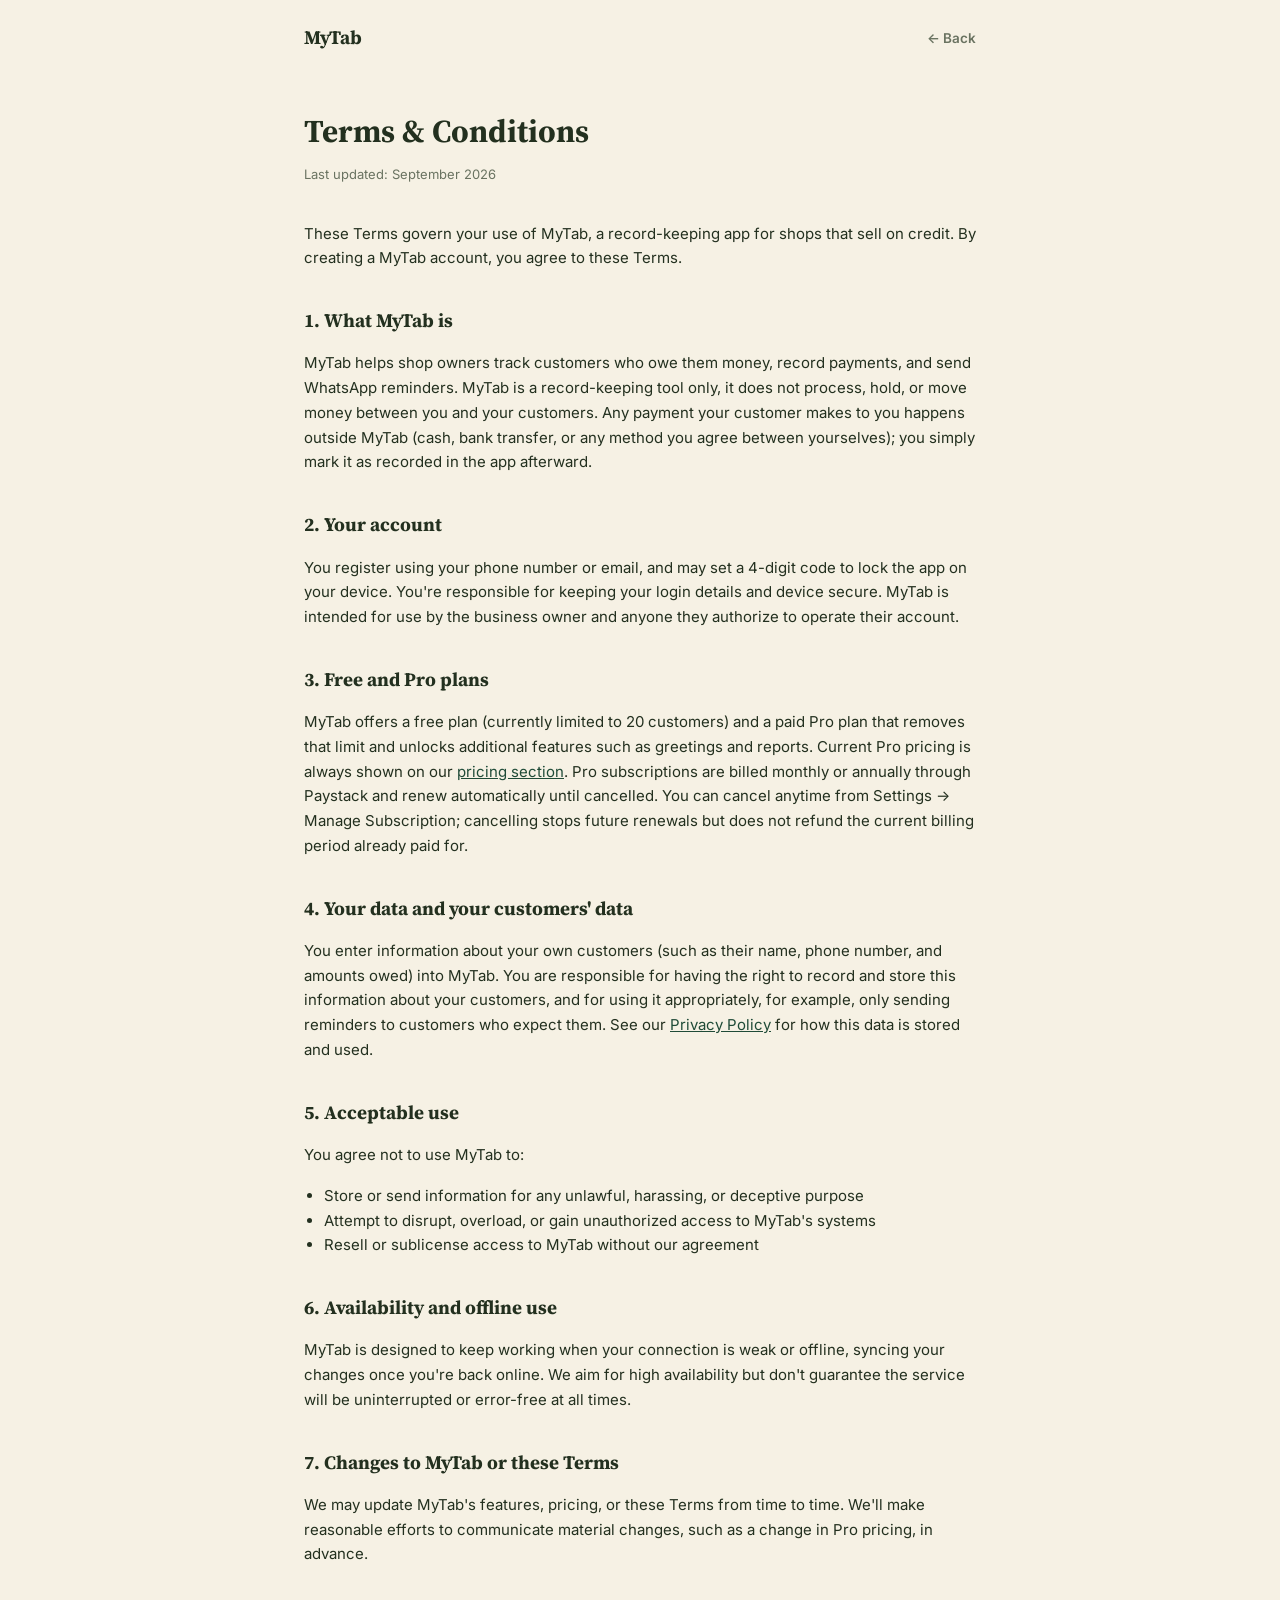
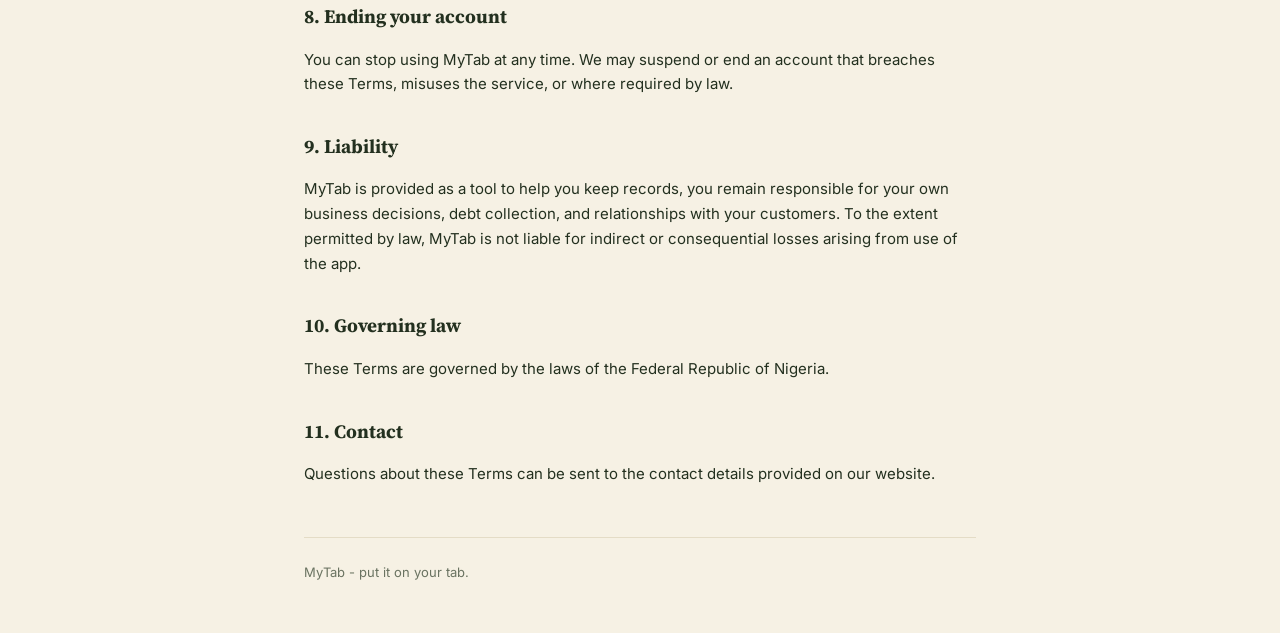
<file: app/terms.html>
<!DOCTYPE html>
<html lang="en">
<head>
<meta charset="UTF-8" />
<meta name="viewport" content="width=device-width, initial-scale=1.0" />
<title>Terms & Conditions · MyTab</title>
<meta name="description" content="MyTab's Terms & Conditions." />
<link rel="icon" type="image/png" sizes="32x32" href="app/favicon-32.png" />
<meta name="theme-color" content="#2F6B4F" />
<style>
  @import url('https://fonts.googleapis.com/css2?family=Source+Serif+4:opsz,wght@8..60,600;8..60,700&family=Inter:wght@400;500;600;700;800&display=swap');
  :root {
    --bg:#F6F1E4; --surface:#FFFDF8; --ink:#23301F; --ink-soft:#6A7361; --line:#E4DCC6;
    --primary:#2F6B4F; --primary-dark:#1F4B37; --accent:#C6861D;
  }
  * { box-sizing:border-box; }
  body { margin:0; background:var(--bg); color:var(--ink); font-family:'Inter',sans-serif; line-height:1.65; }
  a { color:var(--primary-dark); }
  .wrap { max-width:720px; margin:0 auto; padding:0 24px; }
  .nav { display:flex; align-items:center; justify-content:space-between; padding:22px 0; }
  .nav-brand { font-family:'Source Serif 4',serif; font-weight:700; font-size:19px; text-decoration:none; color:var(--ink); }
  .nav-back { font-size:13.5px; font-weight:600; text-decoration:none; color:var(--ink-soft); }
  h1 { font-family:'Source Serif 4',serif; font-weight:700; font-size:32px; margin:30px 0 6px; }
  .updated { font-size:13px; color:var(--ink-soft); margin-bottom:36px; }
  h2 { font-family:'Source Serif 4',serif; font-weight:700; font-size:19px; margin:34px 0 10px; }
  p, li { font-size:15px; color:var(--ink); }
  ul { padding-left:20px; }
  footer { border-top:1px solid var(--line); margin-top:50px; padding:24px 0 50px; font-size:13px; color:var(--ink-soft); }
  @media (max-width:600px) { h1 { font-size:26px; } }
</style>
</head>
<body>
  <div class="wrap">
    <div class="nav">
      <a class="nav-brand" href="/">MyTab</a>
      <a class="nav-back" href="/">&larr; Back</a>
    </div>

    <h1>Terms & Conditions</h1>
    <div class="updated">Last updated: September 2026</div>

    <p>These Terms govern your use of MyTab, a record-keeping app for shops that sell on credit. By creating a MyTab account, you agree to these Terms.</p>

    <h2>1. What MyTab is</h2>
    <p>MyTab helps shop owners track customers who owe them money, record payments, and send WhatsApp reminders. MyTab is a record-keeping tool only, it does not process, hold, or move money between you and your customers. Any payment your customer makes to you happens outside MyTab (cash, bank transfer, or any method you agree between yourselves); you simply mark it as recorded in the app afterward.</p>

    <h2>2. Your account</h2>
    <p>You register using your phone number or email, and may set a 4-digit code to lock the app on your device. You're responsible for keeping your login details and device secure. MyTab is intended for use by the business owner and anyone they authorize to operate their account.</p>

    <h2>3. Free and Pro plans</h2>
    <p>MyTab offers a free plan (currently limited to 20 customers) and a paid Pro plan that removes that limit and unlocks additional features such as greetings and reports. Current Pro pricing is always shown on our <a href="/#pricing">pricing section</a>. Pro subscriptions are billed monthly or annually through Paystack and renew automatically until cancelled. You can cancel anytime from Settings → Manage Subscription; cancelling stops future renewals but does not refund the current billing period already paid for.</p>

    <h2>4. Your data and your customers' data</h2>
    <p>You enter information about your own customers (such as their name, phone number, and amounts owed) into MyTab. You are responsible for having the right to record and store this information about your customers, and for using it appropriately, for example, only sending reminders to customers who expect them. See our <a href="/privacy.html">Privacy Policy</a> for how this data is stored and used.</p>

    <h2>5. Acceptable use</h2>
    <p>You agree not to use MyTab to:</p>
    <ul>
      <li>Store or send information for any unlawful, harassing, or deceptive purpose</li>
      <li>Attempt to disrupt, overload, or gain unauthorized access to MyTab's systems</li>
      <li>Resell or sublicense access to MyTab without our agreement</li>
    </ul>

    <h2>6. Availability and offline use</h2>
    <p>MyTab is designed to keep working when your connection is weak or offline, syncing your changes once you're back online. We aim for high availability but don't guarantee the service will be uninterrupted or error-free at all times.</p>

    <h2>7. Changes to MyTab or these Terms</h2>
    <p>We may update MyTab's features, pricing, or these Terms from time to time. We'll make reasonable efforts to communicate material changes, such as a change in Pro pricing, in advance.</p>

    <h2>8. Ending your account</h2>
    <p>You can stop using MyTab at any time. We may suspend or end an account that breaches these Terms, misuses the service, or where required by law.</p>

    <h2>9. Liability</h2>
    <p>MyTab is provided as a tool to help you keep records, you remain responsible for your own business decisions, debt collection, and relationships with your customers. To the extent permitted by law, MyTab is not liable for indirect or consequential losses arising from use of the app.</p>

    <h2>10. Governing law</h2>
    <p>These Terms are governed by the laws of the Federal Republic of Nigeria.</p>

    <h2>11. Contact</h2>
    <p>Questions about these Terms can be sent to the contact details provided on our website.</p>

    <footer>MyTab - put it on your tab.</footer>
  </div>
</body>
</html>
</file>
<file: site.css>
/* MyTab site: shared styles ("indigo ledger"). Used by the landing page and the legal pages. */
:root {
  --bg:#F3F4F9; --surface:#FFFFFF; --ink:#141A33; --ink-soft:#5B6382; --line:#E3E6F0;
  --indigo:#1B2466; --indigo-2:#111846; --accent:#C99A3B;
  --red:#C23A2B; --red-bg:#FBE7E3; --yellow:#8F6208; --yellow-bg:#FAEFD3; --green:#0F7F55; --green-bg:#DCF3E9;
  --pattern:url("data:image/svg+xml,%3Csvg xmlns='http://www.w3.org/2000/svg' width='56' height='56' viewBox='0 0 56 56' fill='none' stroke='white' stroke-opacity='.10' stroke-width='1.2'%3E%3Ccircle cx='28' cy='28' r='9'/%3E%3Ccircle cx='28' cy='28' r='3.2' fill='white' fill-opacity='.10' stroke='none'/%3E%3Ccircle cx='0' cy='0' r='5'/%3E%3Ccircle cx='56' cy='0' r='5'/%3E%3Ccircle cx='0' cy='56' r='5'/%3E%3Ccircle cx='56' cy='56' r='5'/%3E%3Cpath d='M28 7v7M28 42v7M7 28h7M42 28h7'/%3E%3C/svg%3E");
}
* { box-sizing:border-box; }
html { scroll-behavior:smooth; }
body { margin:0; background:var(--surface); color:var(--ink); font-family:'Manrope','Inter',system-ui,-apple-system,'Segoe UI',Roboto,sans-serif; line-height:1.55; -webkit-font-smoothing:antialiased; }
a { color:inherit; }
img, svg { display:block; }
:focus-visible { outline:3px solid #7C8BFF; outline-offset:3px; border-radius:6px; }
.wrap { max-width:1120px; margin:0 auto; padding:0 24px; }

/* brand + nav */
.brand { display:inline-flex; align-items:center; gap:10px; font-weight:800; font-size:19px; letter-spacing:-.03em; text-decoration:none; }
.tile { width:34px; height:34px; border-radius:11px; flex:none; background:var(--indigo) url(app/icon-192.png) center/cover no-repeat; color:transparent; font-size:0; box-shadow:0 0 0 1px rgba(255,255,255,.12); }
.nav { display:flex; align-items:center; justify-content:space-between; gap:20px; padding:18px 0; }
.nav-links { display:flex; align-items:center; gap:26px; font-size:14.5px; font-weight:600; color:var(--ink-soft); }
.nav-links a { text-decoration:none; }
.nav-links a:hover { color:var(--ink); }
.btn { display:inline-flex; align-items:center; justify-content:center; text-decoration:none; font-weight:800; font-size:15px; letter-spacing:-.01em; padding:15px 26px; border-radius:16px; border:1.5px solid transparent; cursor:pointer; font-family:inherit; }
.btn--indigo { background:var(--indigo); color:#fff; box-shadow:0 16px 28px -16px rgba(27,36,102,.75); }
.btn--white { background:#fff; color:var(--indigo); }
.btn--line { border-color:rgba(255,255,255,.4); color:#fff; }
.btn--small { padding:10px 18px; font-size:14px; border-radius:13px; }

/* legal and plain documents */
.doc { max-width:740px; margin:0 auto; padding:0 24px; }
.doc .nav { padding:22px 0; }
.nav-back { font-size:14px; font-weight:700; text-decoration:none; color:var(--ink-soft); }
.doc h1 { font-weight:800; font-size:36px; letter-spacing:-.035em; line-height:1.15; margin:34px 0 8px; }
.doc .updated { font-size:14px; color:var(--ink-soft); margin-bottom:36px; }
.doc h2 { font-weight:800; font-size:20px; letter-spacing:-.02em; margin:38px 0 10px; }
.doc p, .doc li { font-size:16px; line-height:1.7; }
.doc ul, .doc ol { padding-left:22px; }
.doc li { margin:6px 0; }
.doc a { color:var(--indigo); font-weight:600; }
.doc table { width:100%; border-collapse:collapse; margin:16px 0; border-radius:14px; overflow:hidden; }
.doc th, .doc td { text-align:left; padding:12px 14px; font-size:14.5px; border-bottom:1px solid var(--line); vertical-align:top; }
.doc th { background:var(--bg); color:var(--ink-soft); font-weight:700; }
.doc-foot { border-top:1px solid var(--line); margin-top:56px; padding:24px 0 56px; font-size:14px; color:var(--ink-soft); }
.doc-foot a { color:var(--ink-soft); font-weight:600; margin-right:16px; }
.band { background-color:var(--indigo); background-image:var(--pattern); background-size:56px 56px; color:#fff; border-radius:0 0 28px 28px; }
.band .brand, .band .nav-back { color:#fff; }
.band .doc h1 { color:#fff; }
.band-title { padding:6px 0 38px; }
.band-title h1 { margin:18px 0 6px !important; color:#fff; }
.band-title .updated { color:rgba(255,255,255,.72); margin:0; }
@media (max-width:600px) { .doc h1 { font-size:28px; } .nav-links { display:none; } }
@media (prefers-reduced-motion:reduce) { html { scroll-behavior:auto; } }
</file>
